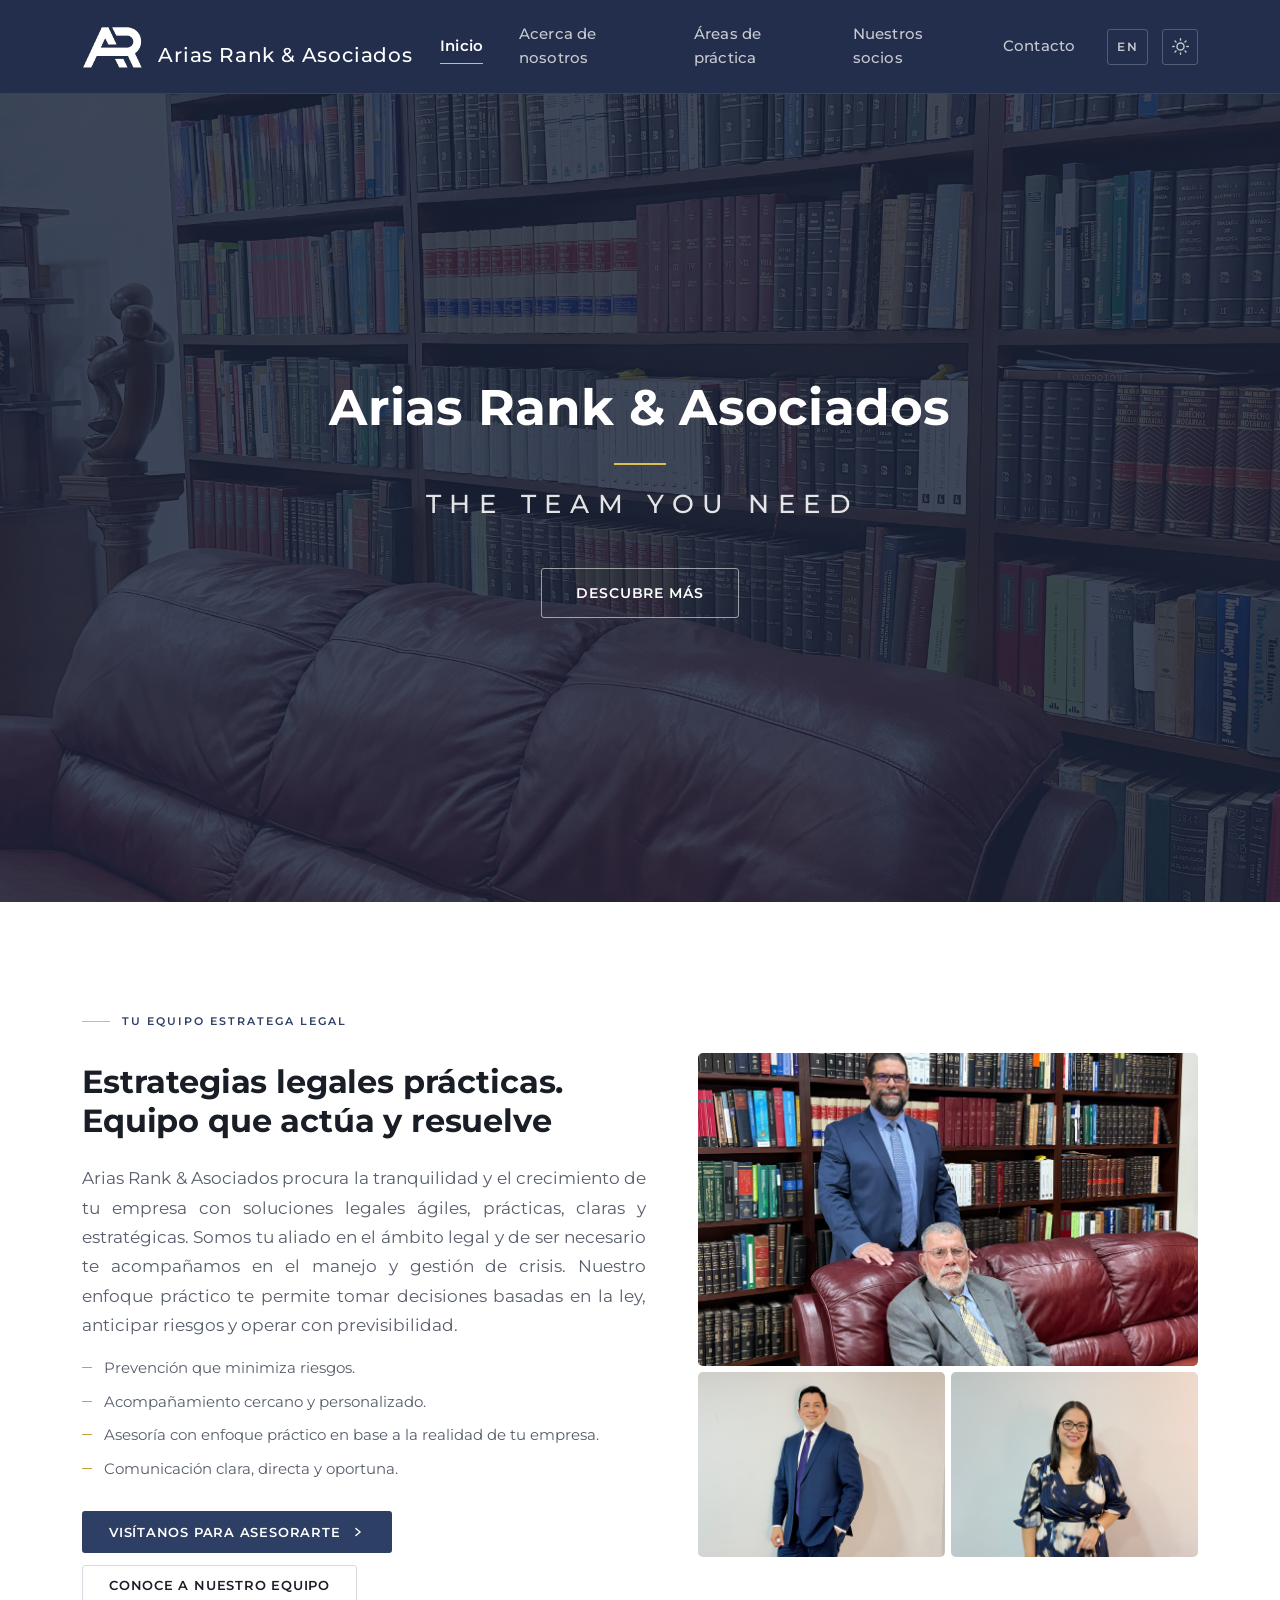
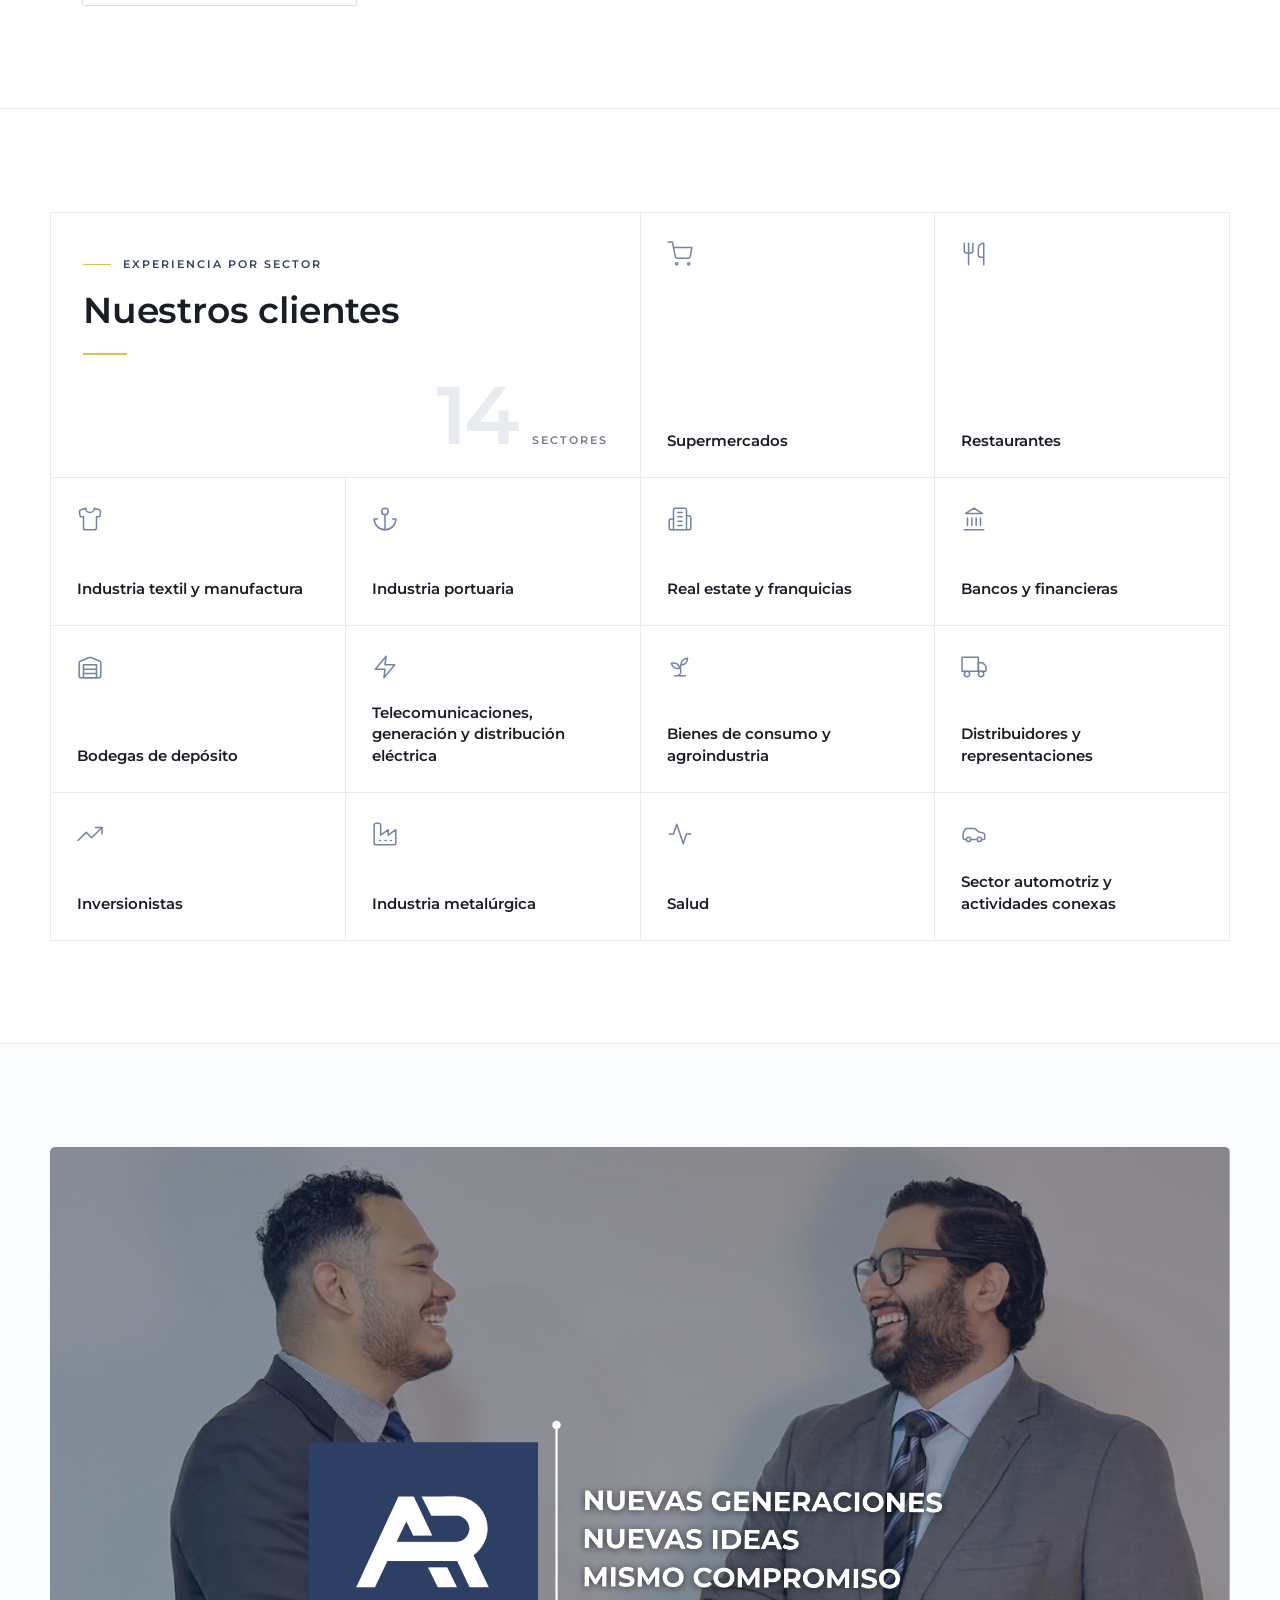
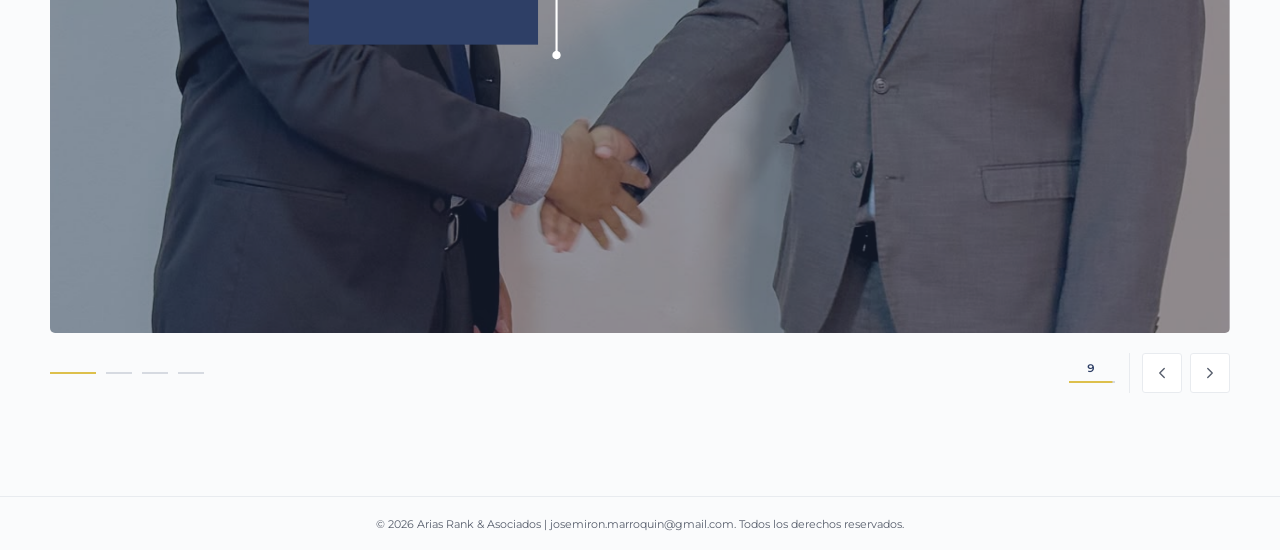
<file: index.html>
<!DOCTYPE html><html lang="es" data-theme="light" data-astro-cid-sckkx6r4> <head><meta charset="UTF-8"><meta name="viewport" content="width=device-width, initial-scale=1"><meta name="generator" content="Astro v5.16.12"><title>Abogados corporativos en El Salvador | Arias Rank &amp; Asociados</title><meta name="description" content="Bufete salvadoreño de derecho corporativo, laboral, litigios y seguros. Asesoría legal práctica y preventiva para empresas, en colonia Escalón, San Salvador."><link rel="canonical" href="https://www.ariasranklaw.com.sv/"><meta name="robots" content="index, follow, max-image-preview:large"><link rel="alternate" hreflang="es" href="https://www.ariasranklaw.com.sv/"><link rel="alternate" hreflang="en" href="https://www.ariasranklaw.com.sv/en/"><link rel="alternate" hreflang="x-default" href="https://www.ariasranklaw.com.sv/"><meta property="og:type" content="website"><meta property="og:site_name" content="Arias Rank &#38; Asociados"><meta property="og:title" content="Abogados corporativos en El Salvador | Arias Rank &#38; Asociados"><meta property="og:description" content="Bufete salvadoreño de derecho corporativo, laboral, litigios y seguros. Asesoría legal práctica y preventiva para empresas, en colonia Escalón, San Salvador."><meta property="og:locale" content="es_SV"><meta property="og:locale:alternate" content="en_US"><meta property="og:url" content="https://www.ariasranklaw.com.sv/"><meta property="og:image" content="https://www.ariasranklaw.com.sv/images/arias-rank-hero-5.jpg"><meta property="og:image:width" content="4032"><meta property="og:image:height" content="3024"><meta property="og:image:alt" content="Fachada e instalaciones del bufete"><meta name="twitter:card" content="summary_large_image"><meta name="twitter:title" content="Abogados corporativos en El Salvador | Arias Rank &#38; Asociados"><meta name="twitter:description" content="Bufete salvadoreño de derecho corporativo, laboral, litigios y seguros. Asesoría legal práctica y preventiva para empresas, en colonia Escalón, San Salvador."><meta name="twitter:image" content="https://www.ariasranklaw.com.sv/images/arias-rank-hero-5.jpg"><meta name="theme-color" content="#222e4b"><link rel="icon" type="image/svg+xml" href="./favicon.svg"><link rel="preconnect" href="https://fonts.googleapis.com"><link rel="preconnect" href="https://fonts.gstatic.com" crossorigin><link rel="stylesheet" href="https://fonts.googleapis.com/css2?family=Montserrat:ital,wght@0,100..900;1,100..900&display=swap"><link href="https://cdn.jsdelivr.net/npm/bootstrap@5.3.7/dist/css/bootstrap.min.css" rel="stylesheet" integrity="sha384-LN+7fdVzj6u52u30Kp6M/trliBMCMKTyK833zpbD+pXdCLuTusPj697FH4R/5mcr" crossorigin="anonymous"><link rel="stylesheet" href="./style.css"><link rel="preload" as="image" href="./images/hero-img-2.jpg" fetchpriority="high"><script type="application/ld+json">{"@context":"https://schema.org","@graph":[{"@type":["LegalService","Organization"],"@id":"https://www.ariasranklaw.com.sv/#despacho","name":"Arias Rank & Asociados","alternateName":"Arias Rank & Associates","url":"https://www.ariasranklaw.com.sv/","logo":"https://www.ariasranklaw.com.sv/logo.svg","image":"https://www.ariasranklaw.com.sv/images/oficinas/fachada.jpg","telephone":"+503 2281-6800","email":"info@ariasranklaw.com.sv","address":{"@type":"PostalAddress","streetAddress":"99a avenida norte No. 661, colonia Escalón","addressLocality":"San Salvador","addressRegion":"San Salvador","postalCode":"1101","addressCountry":"SV"},"geo":{"@type":"GeoCoordinates","latitude":13.7111483,"longitude":-89.2470013},"areaServed":{"@type":"Country","name":"El Salvador"},"availableLanguage":["es","en"],"sameAs":["https://www.facebook.com/profile.php?id=61580276947423","https://www.instagram.com/ariasrank_law"],"openingHoursSpecification":[{"@type":"OpeningHoursSpecification","dayOfWeek":["Monday","Tuesday","Wednesday","Thursday","Friday"],"opens":"08:00","closes":"17:00"}],"hasOfferCatalog":{"@type":"OfferCatalog","name":"Áreas de práctica","itemListElement":[{"@type":"Offer","itemOffered":{"@type":"Service","name":"Derecho Empresarial","description":"Estructuración societaria, fusiones y adquisiciones, gobierno corporativo y gestión de contratos.","provider":{"@id":"https://www.ariasranklaw.com.sv/#despacho"}}},{"@type":"Offer","itemOffered":{"@type":"Service","name":"Derecho Laboral","description":"Diseño de políticas internas, negociaciones colectivas, cumplimiento y prevención de riesgos laborales.","provider":{"@id":"https://www.ariasranklaw.com.sv/#despacho"}}},{"@type":"Offer","itemOffered":{"@type":"Service","name":"Derecho Económico","description":"Regulaciones, concentraciones económicas, derecho del consumidor y competencia desleal.","provider":{"@id":"https://www.ariasranklaw.com.sv/#despacho"}}},{"@type":"Offer","itemOffered":{"@type":"Service","name":"Litigios","description":"Representación en juicios, arbitrajes y resolución de controversias.","provider":{"@id":"https://www.ariasranklaw.com.sv/#despacho"}}},{"@type":"Offer","itemOffered":{"@type":"Service","name":"Derecho de Seguros","description":"Revisión de pólizas, análisis de cobertura y gestión de reclamos por siniestros.","provider":{"@id":"https://www.ariasranklaw.com.sv/#despacho"}}},{"@type":"Offer","itemOffered":{"@type":"Service","name":"Manejo de Crisis","description":"Desarrollo de estrategias legales y operativas ante eventos inesperados que puedan afectar la continuidad del negocio.","provider":{"@id":"https://www.ariasranklaw.com.sv/#despacho"}}}]}},{"@type":"WebSite","@id":"https://www.ariasranklaw.com.sv/#sitio","url":"https://www.ariasranklaw.com.sv/","name":"Arias Rank & Asociados","inLanguage":"es","publisher":{"@id":"https://www.ariasranklaw.com.sv/#despacho"}},{"@type":"WebPage","@id":"https://www.ariasranklaw.com.sv/#pagina","url":"https://www.ariasranklaw.com.sv/","name":"Abogados corporativos en El Salvador | Arias Rank & Asociados","description":"Bufete salvadoreño de derecho corporativo, laboral, litigios y seguros. Asesoría legal práctica y preventiva para empresas, en colonia Escalón, San Salvador.","inLanguage":"es","isPartOf":{"@id":"https://www.ariasranklaw.com.sv/#sitio"},"about":{"@id":"https://www.ariasranklaw.com.sv/#despacho"}}]}</script><!--
			Tema: LIGHT por defecto, siempre.
			Solo se cambia a dark si el usuario lo eligió explícitamente antes.
			No se consulta prefers-color-scheme a propósito.
		--><script>
			(function () {
				try {
					if (localStorage.getItem('theme') === 'dark') {
						document.documentElement.setAttribute('data-theme', 'dark');
					}
				} catch (e) { /* almacenamiento bloqueado: se queda en light */ }
			})();
		</script><style>html,body{margin:0;width:100%}
</style></head> <body data-astro-cid-sckkx6r4> <a class="skip-link" href="#contenido" data-astro-cid-sckkx6r4>Saltar al contenido</a> <div class="wrapper" data-astro-cid-sckkx6r4> <div id="contenido" data-astro-cid-sckkx6r4>  <nav class="navbar navbar-expand-lg p-1 navbar-dark"> <div class="container"> <a href="./" class="d-flex align-items-center justify-content-center navbar-brand fs-5"> <img src="./logo_w.svg" alt="Logotipo de Arias Rank" class="img-fluid" width="75" height="75"> <p class="mt-3 ms-2">Arias Rank &amp; Asociados</p> </a> <button class="navbar-toggler" type="button" data-bs-toggle="collapse" data-bs-target="#navbarSupportedContent" aria-controls="navbarSupportedContent" aria-expanded="false" aria-label="Abrir o cerrar la navegación"> <span class="navbar-toggler-icon"></span> </button> <div class="collapse navbar-collapse" id="navbarSupportedContent"> <ul class="navbar-nav ms-auto align-items-center"> <li class="nav-item"> <a class="nav-link active" href="./">Inicio</a> </li><li class="nav-item"> <a class="nav-link " href="./about/">Acerca de nosotros</a> </li><li class="nav-item"> <a class="nav-link " href="./practice-areas/">Áreas de práctica</a> </li><li class="nav-item"> <a class="nav-link " href="./team/">Nuestros socios</a> </li><li class="nav-item"> <a class="nav-link " href="./contact-us/">Contacto</a> </li> <li class="nav-item"> <div class="navbar-utiles">  <a class="lang-toggle" href="./en/" lang="en" hreflang="en" aria-label="View this site in English" title="View this site in English">EN</a> <button class="theme-toggle" aria-label="Cambiar a tema oscuro" title="Cambiar tema" type="button" data-a-oscuro="Cambiar a tema oscuro" data-a-claro="Cambiar a tema claro"> <svg class="icon-sun" viewBox="0 0 24 24" fill="none" stroke="currentColor" stroke-width="2" stroke-linecap="round"> <circle cx="12" cy="12" r="5"></circle><path d="M12 1v2M12 21v2M4.22 4.22l1.42 1.42M18.36 18.36l1.42 1.42M1 12h2M21 12h2M4.22 19.78l1.42-1.42M18.36 5.64l1.42-1.42"></path> </svg> <svg class="icon-moon" viewBox="0 0 24 24" fill="none" stroke="currentColor" stroke-width="2" stroke-linecap="round"> <path d="M21 12.79A9 9 0 1 1 11.21 3 7 7 0 0 0 21 12.79z"></path> </svg> </button> </div> </li> </ul> </div> </div> </nav> <header class="hero-header"> <h1 class="fw-bold">Arias Rank &amp; Asociados</h1> <span class="hero-tagline">THE TEAM YOU NEED</span> <a href="#asesoria-estrategica" class="btnIndexInfo mt-5">Descubre más</a> </header> <section id="asesoria-estrategica" class="hero-services" aria-labelledby="hero-title" role="region"> <div class="container grid hero-grid"> <!-- Copy --> <div class="hero-copy anim-hidden anim-hidden-slide-left"> <span class="pill mb-3" aria-label="Propuesta de valor">Tu equipo ESTRATEGA legal</span>  <h2 id="hero-title" class="h1 mb-4 fw-bold fs-2">Estrategias legales prácticas. <br> Equipo que actúa y resuelve</h2> <p class="sub">Arias Rank &amp; Asociados procura la tranquilidad y el crecimiento de tu empresa con soluciones legales ágiles, prácticas, claras y estratégicas. Somos tu aliado en el ámbito legal y de ser necesario te acompañamos en el manejo y gestión de crisis. Nuestro enfoque práctico te permite tomar decisiones basadas en la ley, anticipar riesgos y operar con previsibilidad.</p> <ul class="bullets mt-3"> <li>Prevención que minimiza riesgos.</li><li>Acompañamiento cercano y personalizado.</li><li>Asesoría con enfoque práctico en base a la realidad de tu empresa.</li><li>Comunicación clara, directa y oportuna.</li> </ul> <div class="ctas" role="group" aria-label="Llamadas a la acción"> <a class="custom-btn custom-btn-primary" href="./contact-us/"> Visítanos para asesorarte <svg class="chev" viewBox="0 0 20 20" fill="none" aria-hidden="true"> <path d="M7 5l6 5-6 5" stroke="currentColor" stroke-width="2" stroke-linecap="round" stroke-linejoin="round"></path> </svg> </a> <a class="custom-btn custom-btn-outline" href="./team/">Conoce a nuestro equipo</a> </div>  </div> <!-- Media: lámina de tres fotografías --> <div class="hero-media">  <div class="hero-collage anim-stagger"> <figure class="collage-pieza collage-lead"> <img src="./images/arias-rank-hero-5.jpg" width="4032" height="3024" alt="Fachada e instalaciones del bufete" loading="lazy" decoding="async"> </figure><figure class="collage-pieza"> <img src="./images/arias-rank-hero-3.jpg" width="4032" height="3024" alt="El equipo de Arias Rank &#38; Asociados reunido en el despacho" loading="lazy" decoding="async"> </figure><figure class="collage-pieza"> <img src="./images/arias-rank-hero-2.jpg" width="4032" height="3024" alt="Sesión de trabajo del equipo del bufete" loading="lazy" decoding="async"> </figure> </div> </div> </div> </section> <script type="module">const e=document.getElementById("asesoria-estrategica"),a=e?.querySelector(".hero-grid"),n=e?.querySelector(".hero-copy"),l=document.querySelector(".navbar"),u=16,h=()=>{if(!e||!a||!n)return;const t=l?.offsetHeight??0,r=window.innerHeight-t,o=i=>i.getBoundingClientRect().top+window.scrollY,c=i=>i.offsetHeight+u*2<=r,s=c(a)?a:c(n)?n:void 0,d=s?o(s)-t-(r-s.offsetHeight)/2:o(n)-t-u;return Math.max(d,o(e)-t)};document.querySelectorAll('a[href="#asesoria-estrategica"]').forEach(t=>{t.addEventListener("click",r=>{const o=h();if(o===void 0||!e)return;r.preventDefault();const c=window.matchMedia("(prefers-reduced-motion: reduce)").matches;window.scrollTo({top:o,behavior:c?"auto":"smooth"}),e.setAttribute("tabindex","-1"),e.focus({preventScroll:!0})})});</script> <section class="clientes" id="clientes" aria-labelledby="clientes-title"> <div class="clientes-inner">  <div class="clientes-grid anim-stagger"> <div class="clientes-cabeza" style="--i: 0"> <div> <span class="pill">Experiencia por sector</span> <h2 id="clientes-title" class="h2">Nuestros clientes</h2> </div>  <p class="clientes-cifra" aria-hidden="true"> <span class="clientes-num">14</span> <span class="clientes-cifra-pie">sectores</span> </p> </div>  <ul class="clientes-lista" role="list" aria-label="Sectores a los que asesoramos"> <li class="clientes-celda" role="listitem" style="--i: 1"> <svg class="clientes-icono" viewBox="0 0 24 24" fill="none" stroke="currentColor" stroke-width="1.4" stroke-linecap="round" stroke-linejoin="round" aria-hidden="true"><circle cx="9" cy="21" r="1"/><circle cx="20" cy="21" r="1"/><path d="M1 1h4l2.68 13.39a2 2 0 0 0 2 1.61h9.72a2 2 0 0 0 2-1.61L23 6H6"/></svg> <span class="clientes-nombre">Supermercados</span> </li><li class="clientes-celda" role="listitem" style="--i: 2"> <svg class="clientes-icono" viewBox="0 0 24 24" fill="none" stroke="currentColor" stroke-width="1.4" stroke-linecap="round" stroke-linejoin="round" aria-hidden="true"><path d="M3 2v7c0 1.1.9 2 2 2h4a2 2 0 0 0 2-2V2"/><path d="M7 2v20"/><path d="M21 15V2a5 5 0 0 0-5 5v6c0 1.1.9 2 2 2h3Zm0 0v7"/></svg> <span class="clientes-nombre">Restaurantes</span> </li><li class="clientes-celda" role="listitem" style="--i: 3"> <svg class="clientes-icono" viewBox="0 0 24 24" fill="none" stroke="currentColor" stroke-width="1.4" stroke-linecap="round" stroke-linejoin="round" aria-hidden="true"><path d="M20.38 3.46 16 2a4 4 0 0 1-8 0L3.62 3.46a2 2 0 0 0-1.34 2.23l.58 3.47a1 1 0 0 0 .99.84H6v10c0 1.1.9 2 2 2h8a2 2 0 0 0 2-2V10h2.15a1 1 0 0 0 .99-.84l.58-3.47a2 2 0 0 0-1.34-2.23z"/></svg> <span class="clientes-nombre">Industria textil y manufactura</span> </li><li class="clientes-celda" role="listitem" style="--i: 4"> <svg class="clientes-icono" viewBox="0 0 24 24" fill="none" stroke="currentColor" stroke-width="1.4" stroke-linecap="round" stroke-linejoin="round" aria-hidden="true"><circle cx="12" cy="5" r="3"/><path d="M12 22V8"/><path d="M5 12H2a10 10 0 0 0 20 0h-3"/></svg> <span class="clientes-nombre">Industria portuaria</span> </li><li class="clientes-celda" role="listitem" style="--i: 5"> <svg class="clientes-icono" viewBox="0 0 24 24" fill="none" stroke="currentColor" stroke-width="1.4" stroke-linecap="round" stroke-linejoin="round" aria-hidden="true"><path d="M6 22V4a2 2 0 0 1 2-2h8a2 2 0 0 1 2 2v18Z"/><path d="M6 12H4a2 2 0 0 0-2 2v6a2 2 0 0 0 2 2h2"/><path d="M18 9h2a2 2 0 0 1 2 2v9a2 2 0 0 1-2 2h-2"/><path d="M10 6h4M10 10h4M10 14h4M10 18h4"/></svg> <span class="clientes-nombre">Real estate y franquicias</span> </li><li class="clientes-celda" role="listitem" style="--i: 6"> <svg class="clientes-icono" viewBox="0 0 24 24" fill="none" stroke="currentColor" stroke-width="1.4" stroke-linecap="round" stroke-linejoin="round" aria-hidden="true"><path d="M3 22h18"/><path d="M6 18v-7M10 18v-7M14 18v-7M18 18v-7"/><path d="M12 2l8 5H4z"/></svg> <span class="clientes-nombre">Bancos y financieras</span> </li><li class="clientes-celda" role="listitem" style="--i: 7"> <svg class="clientes-icono" viewBox="0 0 24 24" fill="none" stroke="currentColor" stroke-width="1.4" stroke-linecap="round" stroke-linejoin="round" aria-hidden="true"><path d="M22 8.35V20a2 2 0 0 1-2 2H4a2 2 0 0 1-2-2V8.35A2 2 0 0 1 3.26 6.5l8-3.2a2 2 0 0 1 1.48 0l8 3.2A2 2 0 0 1 22 8.35Z"/><path d="M6 18h12M6 14h12"/><rect width="12" height="12" x="6" y="10"/></svg> <span class="clientes-nombre">Bodegas de depósito</span> </li><li class="clientes-celda" role="listitem" style="--i: 8"> <svg class="clientes-icono" viewBox="0 0 24 24" fill="none" stroke="currentColor" stroke-width="1.4" stroke-linecap="round" stroke-linejoin="round" aria-hidden="true"><path d="M13 2 3 14h9l-1 8 10-12h-9l1-8z"/></svg> <span class="clientes-nombre">Telecomunicaciones, generación y distribución eléctrica</span> </li><li class="clientes-celda" role="listitem" style="--i: 9"> <svg class="clientes-icono" viewBox="0 0 24 24" fill="none" stroke="currentColor" stroke-width="1.4" stroke-linecap="round" stroke-linejoin="round" aria-hidden="true"><path d="M7 20h10"/><path d="M10 20c5.5-2.5.8-6.4 3-10"/><path d="M9.5 9.4c1.1.8 1.8 2.2 2.3 3.7-2 .4-3.5.4-4.8-.3-1.2-.6-2.3-1.9-3-4.2 2.8-.5 4.4 0 5.5.8z"/><path d="M14.1 6a7 7 0 0 0-1.1 4c1.9-.1 3.3-.6 4.3-1.4 1-1 1.6-2.3 1.7-4.6-2.7.1-4 1-4.9 2z"/></svg> <span class="clientes-nombre">Bienes de consumo y agroindustria</span> </li><li class="clientes-celda" role="listitem" style="--i: 10"> <svg class="clientes-icono" viewBox="0 0 24 24" fill="none" stroke="currentColor" stroke-width="1.4" stroke-linecap="round" stroke-linejoin="round" aria-hidden="true"><rect x="1" y="3" width="15" height="13"/><path d="M16 8h4l3 3v5h-7V8z"/><circle cx="5.5" cy="18.5" r="2.5"/><circle cx="18.5" cy="18.5" r="2.5"/></svg> <span class="clientes-nombre">Distribuidores y representaciones</span> </li><li class="clientes-celda" role="listitem" style="--i: 11"> <svg class="clientes-icono" viewBox="0 0 24 24" fill="none" stroke="currentColor" stroke-width="1.4" stroke-linecap="round" stroke-linejoin="round" aria-hidden="true"><path d="M23 6l-9.5 9.5-5-5L1 18"/><path d="M17 6h6v6"/></svg> <span class="clientes-nombre">Inversionistas</span> </li><li class="clientes-celda" role="listitem" style="--i: 12"> <svg class="clientes-icono" viewBox="0 0 24 24" fill="none" stroke="currentColor" stroke-width="1.4" stroke-linecap="round" stroke-linejoin="round" aria-hidden="true"><path d="M2 20a2 2 0 0 0 2 2h16a2 2 0 0 0 2-2V8l-7 5V8l-7 5V4a2 2 0 0 0-2-2H4a2 2 0 0 0-2 2Z"/><path d="M17 18h1M12 18h1M7 18h1"/></svg> <span class="clientes-nombre">Industria metalúrgica</span> </li><li class="clientes-celda" role="listitem" style="--i: 13"> <svg class="clientes-icono" viewBox="0 0 24 24" fill="none" stroke="currentColor" stroke-width="1.4" stroke-linecap="round" stroke-linejoin="round" aria-hidden="true"><path d="M22 12h-4l-3 9L9 3l-3 9H2"/></svg> <span class="clientes-nombre">Salud</span> </li><li class="clientes-celda" role="listitem" style="--i: 14"> <svg class="clientes-icono" viewBox="0 0 24 24" fill="none" stroke="currentColor" stroke-width="1.4" stroke-linecap="round" stroke-linejoin="round" aria-hidden="true"><path d="M19 17h2c.6 0 1-.4 1-1v-3c0-.9-.7-1.7-1.5-1.9C18.7 10.6 16 10 16 10s-1.3-1.4-2.2-2.3c-.5-.4-1.1-.7-1.8-.7H5c-.6 0-1.1.4-1.4.9l-1.4 2.9A3.7 3.7 0 0 0 2 12v4c0 .6.4 1 1 1h2"/><circle cx="7" cy="17" r="2"/><path d="M9 17h6"/><circle cx="17" cy="17" r="2"/></svg> <span class="clientes-nombre">Sector automotriz y actividades conexas</span> </li> </ul> </div> </div> </section> <section class="oficinas" id="oficinas" aria-labelledby="oficinas-title"> <div class="oficinas-inner">  <div class="carrusel anim-hidden anim-hidden-fade-up" role="region" aria-roledescription="carrusel" aria-label="Fotografías de nuestras oficinas" data-ms-primera="9000" data-ms-resto="6000"> <div class="carrusel-viewport"> <ul class="carrusel-track"> <li class="carrusel-slide" role="group" aria-roledescription="diapositiva" aria-label="1 de 4"> <img src="./images/oficinas/nuevas-generaciones.png" alt="Contenido de marketing de Arias Rank &#38; Asociados" width="1200" height="800" loading="eager" decoding="async">  </li><li class="carrusel-slide" role="group" aria-roledescription="diapositiva" aria-label="2 de 4"> <img src="./images/oficinas/arias-team.jpg" alt="Todos los Arias" width="1200" height="800" loading="lazy" decoding="async">  </li><li class="carrusel-slide" role="group" aria-roledescription="diapositiva" aria-label="3 de 4"> <img src="./images/oficinas/fachada.jpg" alt="Fotografía pendiente de las oficinas" width="1200" height="800" loading="lazy" decoding="async">  </li><li class="carrusel-slide" role="group" aria-roledescription="diapositiva" aria-label="4 de 4"> <img src="./images/oficinas/oficina.jpg" alt="Fotografía pendiente de las oficinas" width="1200" height="800" loading="lazy" decoding="async">  </li> </ul> </div> <div class="carrusel-barra"> <div class="carrusel-indicadores" role="tablist" aria-label="Elegir fotografía"> <button type="button" role="tab" class="carrusel-punto" data-indice="0" aria-label="Ir a la fotografía 1" aria-selected="true"></button><button type="button" role="tab" class="carrusel-punto" data-indice="1" aria-label="Ir a la fotografía 2" aria-selected="false"></button><button type="button" role="tab" class="carrusel-punto" data-indice="2" aria-label="Ir a Fachada" aria-selected="false"></button><button type="button" role="tab" class="carrusel-punto" data-indice="3" aria-label="Ir a Oficina" aria-selected="false"></button> </div> <div class="carrusel-controles">  <div class="carrusel-reloj" aria-hidden="true"> <span class="carrusel-seg">9</span> <span class="carrusel-pista"><i class="carrusel-merma"></i></span> </div> <button type="button" class="carrusel-btn" data-dir="-1" aria-label="Fotografía anterior"> <svg viewBox="0 0 24 24" fill="none" stroke="currentColor" stroke-width="1.8" stroke-linecap="round" stroke-linejoin="round" aria-hidden="true"> <path d="M15 6l-6 6 6 6"></path> </svg> </button> <button type="button" class="carrusel-btn" data-dir="1" aria-label="Fotografía siguiente"> <svg viewBox="0 0 24 24" fill="none" stroke="currentColor" stroke-width="1.8" stroke-linecap="round" stroke-linejoin="round" aria-hidden="true"> <path d="M9 6l6 6-6 6"></path> </svg> </button> </div> </div> </div> </div> </section> <script type="module">document.querySelectorAll(".carrusel").forEach(t=>{const M=Number(t.dataset.msPrimera)||9e3,N=Number(t.dataset.msResto)||6e3,o=t.querySelector(".carrusel-viewport"),y=[...t.querySelectorAll(".carrusel-punto")],d=[...t.querySelectorAll(".carrusel-slide")],S=t.querySelector(".carrusel-seg"),A=t.querySelector(".carrusel-merma");if(!o||d.length===0)return;const f=window.matchMedia("(prefers-reduced-motion: reduce)");let r=0,u=0,a=M,i,l=!1,v=0,h=-1,p=-1;const q=()=>r===0?M:N,b=e=>{const n=Math.max(0,Math.min(1,e/q()));A&&Math.abs(n-p)>=.005&&(A.style.transform="scaleX("+n.toFixed(4)+")",p=n);const s=Math.max(0,Math.ceil(e/1e3));S&&s!==h&&(S.textContent=String(s),h=s)},w=()=>{a=q(),u=performance.now()+a,h=-1,p=-1,b(a)},T=e=>{if(!l)return;const n=u-e;n<=0?L(r+1):b(n),i=requestAnimationFrame(T)},P=()=>{l||d.length<2||(l=!0,t.classList.add("carrusel-corriendo"),u=performance.now()+a,i=requestAnimationFrame(T))},I=()=>{l&&(l=!1,t.classList.remove("carrusel-corriendo"),a=Math.max(0,u-performance.now()),i!==void 0&&cancelAnimationFrame(i),i=void 0)};let R=!1,m=!1,E=!1;const c=()=>{R&&!m&&!E&&!document.hidden&&!f.matches?P():I()},g=()=>{y.forEach((e,n)=>e.setAttribute("aria-selected",n===r?"true":"false"))},L=e=>{const n=r;r=(e+d.length)%d.length;const s=Math.abs(r-n)>1;o.scrollTo({left:r*o.clientWidth,behavior:s||f.matches?"auto":"smooth"}),v=performance.now()+800,g(),w()},x=new IntersectionObserver(e=>{e.some(s=>s.isIntersecting||s.boundingClientRect.bottom<=0)&&(R=!0,w(),c(),x.disconnect())},{threshold:.25});x.observe(t);let F;o.addEventListener("scroll",()=>{window.clearTimeout(F),F=window.setTimeout(()=>{if(performance.now()<v)return;const e=Math.round(o.scrollLeft/o.clientWidth);e!==r&&(r=e,g(),w())},120)},{passive:!0}),t.addEventListener("pointermove",e=>{e.pointerType!=="mouse"||m||e.movementX===0&&e.movementY===0||(m=!0,c())}),t.addEventListener("pointerleave",e=>{e.pointerType==="mouse"&&(m=!1,c())}),t.addEventListener("focusin",e=>{E=e.target.matches(":focus-visible"),c()}),t.addEventListener("focusout",e=>{t.contains(e.relatedTarget)||(E=!1,c())}),document.addEventListener("visibilitychange",c),f.addEventListener("change",c),t.querySelectorAll(".carrusel-btn").forEach(e=>{e.addEventListener("click",()=>L(r+Number(e.dataset.dir)))}),y.forEach(e=>{e.addEventListener("click",()=>L(Number(e.dataset.indice)))}),window.addEventListener("resize",()=>{o.scrollTo({left:r*o.clientWidth,behavior:"auto"}),v=performance.now()+400}),g(),b(a)});</script>  </div> <footer class="footer mt-auto"> <div class="container text-center p-3"> <small>© 2026 Arias Rank & Asociados | josemiron.marroquin@gmail.com. Todos los derechos reservados.</small> </div> </footer> </div> <button class="back-to-top" type="button" aria-label="Volver arriba" data-astro-cid-sckkx6r4> <svg viewBox="0 0 24 24" fill="none" stroke="currentColor" stroke-width="2.2" stroke-linecap="round" stroke-linejoin="round" aria-hidden="true" data-astro-cid-sckkx6r4> <path d="M12 19V5M5 12l7-7 7 7" data-astro-cid-sckkx6r4></path> </svg> </button>  <script defer src="https://cdn.jsdelivr.net/npm/bootstrap@5.3.7/dist/js/bootstrap.min.js" integrity="sha384-7qAoOXltbVP82dhxHAUje59V5r2YsVfBafyUDxEdApLPmcdhBPg1DKg1ERo0BZlK" crossorigin="anonymous"></script> </body> <script type="module">const r={"anim-hidden-fade-in":"anim-fade-in","anim-hidden-fade-up":"anim-fade-up","anim-hidden-fade-down":"anim-fade-down","anim-hidden-slide-left":"anim-slide-left","anim-hidden-slide-right":"anim-slide-right","anim-hidden-scale-in":"anim-scale-in","anim-hidden-blur-in":"anim-blur-in"},o=new IntersectionObserver(t=>{t.forEach(i=>{if(!i.isIntersecting)return;const e=i.target;e.classList.contains("animate-section")&&(e.classList.add("animate-fading"),e.classList.remove("animate-section"));for(const[a,s]of Object.entries(r))if(e.classList.contains(a)){e.classList.remove(a,"anim-hidden"),e.classList.add(s);break}e.classList.contains("anim-stagger")&&e.classList.add("anim-active"),o.unobserve(e)})},{threshold:.1,rootMargin:"0px 0px -40px 0px"});document.querySelectorAll('.animate-section, [class*="anim-hidden"], .anim-stagger').forEach(t=>o.observe(t));document.querySelectorAll(".theme-toggle").forEach(t=>{t.addEventListener("click",()=>{const i=document.documentElement,e=i.getAttribute("data-theme")==="dark"?"light":"dark";i.setAttribute("data-theme",e);try{localStorage.setItem("theme",e)}catch{}const a=e==="dark"?t.dataset.aClaro:t.dataset.aOscuro;a&&t.setAttribute("aria-label",a)})});const d=document.querySelector(".back-to-top");let n=!1;function c(){d?.classList.toggle("is-visible",window.scrollY>600),n=!1}window.addEventListener("scroll",()=>{n||(n=!0,requestAnimationFrame(c))},{passive:!0});c();d?.addEventListener("click",()=>{const t=window.matchMedia("(prefers-reduced-motion: reduce)").matches;window.scrollTo({top:0,behavior:t?"auto":"smooth"})});</script> </html>
</file>
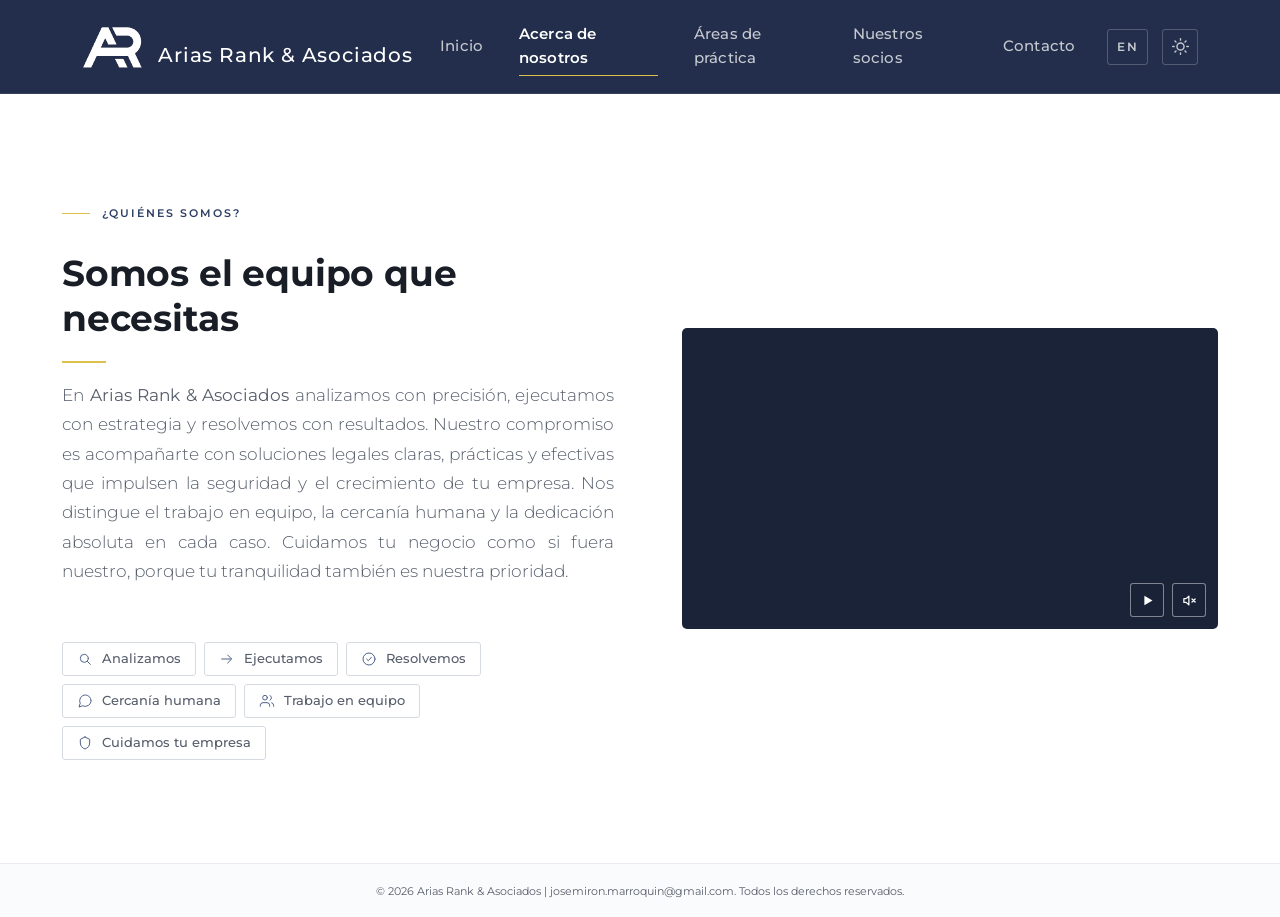
<file: about/index.html>
<!DOCTYPE html><html lang="es" data-theme="light" data-astro-cid-sckkx6r4> <head><meta charset="UTF-8"><meta name="viewport" content="width=device-width, initial-scale=1"><meta name="generator" content="Astro v5.16.12"><title>Quiénes somos | Arias Rank &amp; Asociados</title><meta name="description" content="Analizamos, ejecutamos y resolvemos. Conoce cómo trabaja Arias Rank &#38; Asociados: enfoque preventivo, trato cercano y soluciones legales claras para tu empresa."><link rel="canonical" href="https://www.ariasranklaw.com.sv/about/"><meta name="robots" content="index, follow, max-image-preview:large"><link rel="alternate" hreflang="es" href="https://www.ariasranklaw.com.sv/about/"><link rel="alternate" hreflang="en" href="https://www.ariasranklaw.com.sv/en/about/"><link rel="alternate" hreflang="x-default" href="https://www.ariasranklaw.com.sv/about/"><meta property="og:type" content="website"><meta property="og:site_name" content="Arias Rank &#38; Asociados"><meta property="og:title" content="Quiénes somos | Arias Rank &#38; Asociados"><meta property="og:description" content="Analizamos, ejecutamos y resolvemos. Conoce cómo trabaja Arias Rank &#38; Asociados: enfoque preventivo, trato cercano y soluciones legales claras para tu empresa."><meta property="og:locale" content="es_SV"><meta property="og:locale:alternate" content="en_US"><meta property="og:url" content="https://www.ariasranklaw.com.sv/about/"><meta property="og:image" content="https://www.ariasranklaw.com.sv/images/arias-rank-hero-5.jpg"><meta property="og:image:width" content="4032"><meta property="og:image:height" content="3024"><meta property="og:image:alt" content="Fachada e instalaciones del bufete"><meta name="twitter:card" content="summary_large_image"><meta name="twitter:title" content="Quiénes somos | Arias Rank &#38; Asociados"><meta name="twitter:description" content="Analizamos, ejecutamos y resolvemos. Conoce cómo trabaja Arias Rank &#38; Asociados: enfoque preventivo, trato cercano y soluciones legales claras para tu empresa."><meta name="twitter:image" content="https://www.ariasranklaw.com.sv/images/arias-rank-hero-5.jpg"><meta name="theme-color" content="#222e4b"><link rel="icon" type="image/svg+xml" href="../favicon.svg"><link rel="preconnect" href="https://fonts.googleapis.com"><link rel="preconnect" href="https://fonts.gstatic.com" crossorigin><link rel="stylesheet" href="https://fonts.googleapis.com/css2?family=Montserrat:ital,wght@0,100..900;1,100..900&display=swap"><link href="https://cdn.jsdelivr.net/npm/bootstrap@5.3.7/dist/css/bootstrap.min.css" rel="stylesheet" integrity="sha384-LN+7fdVzj6u52u30Kp6M/trliBMCMKTyK833zpbD+pXdCLuTusPj697FH4R/5mcr" crossorigin="anonymous"><link rel="stylesheet" href="../style.css"><script type="application/ld+json">{"@context":"https://schema.org","@graph":[{"@type":["LegalService","Organization"],"@id":"https://www.ariasranklaw.com.sv/#despacho","name":"Arias Rank & Asociados","alternateName":"Arias Rank & Associates","url":"https://www.ariasranklaw.com.sv/","logo":"https://www.ariasranklaw.com.sv/logo.svg","image":"https://www.ariasranklaw.com.sv/images/oficinas/fachada.jpg","telephone":"+503 2281-6800","email":"info@ariasranklaw.com.sv","address":{"@type":"PostalAddress","streetAddress":"99a avenida norte No. 661, colonia Escalón","addressLocality":"San Salvador","addressRegion":"San Salvador","postalCode":"1101","addressCountry":"SV"},"geo":{"@type":"GeoCoordinates","latitude":13.7111483,"longitude":-89.2470013},"areaServed":{"@type":"Country","name":"El Salvador"},"availableLanguage":["es","en"],"sameAs":["https://www.facebook.com/profile.php?id=61580276947423","https://www.instagram.com/ariasrank_law"],"openingHoursSpecification":[{"@type":"OpeningHoursSpecification","dayOfWeek":["Monday","Tuesday","Wednesday","Thursday","Friday"],"opens":"08:00","closes":"17:00"}],"hasOfferCatalog":{"@type":"OfferCatalog","name":"Áreas de práctica","itemListElement":[{"@type":"Offer","itemOffered":{"@type":"Service","name":"Derecho Empresarial","description":"Estructuración societaria, fusiones y adquisiciones, gobierno corporativo y gestión de contratos.","provider":{"@id":"https://www.ariasranklaw.com.sv/#despacho"}}},{"@type":"Offer","itemOffered":{"@type":"Service","name":"Derecho Laboral","description":"Diseño de políticas internas, negociaciones colectivas, cumplimiento y prevención de riesgos laborales.","provider":{"@id":"https://www.ariasranklaw.com.sv/#despacho"}}},{"@type":"Offer","itemOffered":{"@type":"Service","name":"Derecho Económico","description":"Regulaciones, concentraciones económicas, derecho del consumidor y competencia desleal.","provider":{"@id":"https://www.ariasranklaw.com.sv/#despacho"}}},{"@type":"Offer","itemOffered":{"@type":"Service","name":"Litigios","description":"Representación en juicios, arbitrajes y resolución de controversias.","provider":{"@id":"https://www.ariasranklaw.com.sv/#despacho"}}},{"@type":"Offer","itemOffered":{"@type":"Service","name":"Derecho de Seguros","description":"Revisión de pólizas, análisis de cobertura y gestión de reclamos por siniestros.","provider":{"@id":"https://www.ariasranklaw.com.sv/#despacho"}}},{"@type":"Offer","itemOffered":{"@type":"Service","name":"Manejo de Crisis","description":"Desarrollo de estrategias legales y operativas ante eventos inesperados que puedan afectar la continuidad del negocio.","provider":{"@id":"https://www.ariasranklaw.com.sv/#despacho"}}}]}},{"@type":"WebSite","@id":"https://www.ariasranklaw.com.sv/#sitio","url":"https://www.ariasranklaw.com.sv/","name":"Arias Rank & Asociados","inLanguage":"es","publisher":{"@id":"https://www.ariasranklaw.com.sv/#despacho"}},{"@type":"AboutPage","@id":"https://www.ariasranklaw.com.sv/about/#pagina","url":"https://www.ariasranklaw.com.sv/about/","name":"Quiénes somos | Arias Rank & Asociados","description":"Analizamos, ejecutamos y resolvemos. Conoce cómo trabaja Arias Rank & Asociados: enfoque preventivo, trato cercano y soluciones legales claras para tu empresa.","inLanguage":"es","isPartOf":{"@id":"https://www.ariasranklaw.com.sv/#sitio"},"about":{"@id":"https://www.ariasranklaw.com.sv/#despacho"},"breadcrumb":{"@type":"BreadcrumbList","itemListElement":[{"@type":"ListItem","position":1,"name":"Inicio","item":"https://www.ariasranklaw.com.sv/"},{"@type":"ListItem","position":2,"name":"Acerca de nosotros","item":"https://www.ariasranklaw.com.sv/about/"}]}}]}</script><!--
			Tema: LIGHT por defecto, siempre.
			Solo se cambia a dark si el usuario lo eligió explícitamente antes.
			No se consulta prefers-color-scheme a propósito.
		--><script>
			(function () {
				try {
					if (localStorage.getItem('theme') === 'dark') {
						document.documentElement.setAttribute('data-theme', 'dark');
					}
				} catch (e) { /* almacenamiento bloqueado: se queda en light */ }
			})();
		</script><style>html,body{margin:0;width:100%}
</style></head> <body data-astro-cid-sckkx6r4> <a class="skip-link" href="#contenido" data-astro-cid-sckkx6r4>Saltar al contenido</a> <div class="wrapper" data-astro-cid-sckkx6r4> <div id="contenido" data-astro-cid-sckkx6r4>  <nav class="navbar navbar-expand-lg p-1 navbar-dark"> <div class="container"> <a href="../" class="d-flex align-items-center justify-content-center navbar-brand fs-5"> <img src="../logo_w.svg" alt="Logotipo de Arias Rank" class="img-fluid" width="75" height="75"> <p class="mt-3 ms-2">Arias Rank &amp; Asociados</p> </a> <button class="navbar-toggler" type="button" data-bs-toggle="collapse" data-bs-target="#navbarSupportedContent" aria-controls="navbarSupportedContent" aria-expanded="false" aria-label="Abrir o cerrar la navegación"> <span class="navbar-toggler-icon"></span> </button> <div class="collapse navbar-collapse" id="navbarSupportedContent"> <ul class="navbar-nav ms-auto align-items-center"> <li class="nav-item"> <a class="nav-link " href="../">Inicio</a> </li><li class="nav-item"> <a class="nav-link active" href="../about/">Acerca de nosotros</a> </li><li class="nav-item"> <a class="nav-link " href="../practice-areas/">Áreas de práctica</a> </li><li class="nav-item"> <a class="nav-link " href="../team/">Nuestros socios</a> </li><li class="nav-item"> <a class="nav-link " href="../contact-us/">Contacto</a> </li> <li class="nav-item"> <div class="navbar-utiles">  <a class="lang-toggle" href="../en/about/" lang="en" hreflang="en" aria-label="View this site in English" title="View this site in English">EN</a> <button class="theme-toggle" aria-label="Cambiar a tema oscuro" title="Cambiar tema" type="button" data-a-oscuro="Cambiar a tema oscuro" data-a-claro="Cambiar a tema claro"> <svg class="icon-sun" viewBox="0 0 24 24" fill="none" stroke="currentColor" stroke-width="2" stroke-linecap="round"> <circle cx="12" cy="12" r="5"></circle><path d="M12 1v2M12 21v2M4.22 4.22l1.42 1.42M18.36 18.36l1.42 1.42M1 12h2M21 12h2M4.22 19.78l1.42-1.42M18.36 5.64l1.42-1.42"></path> </svg> <svg class="icon-moon" viewBox="0 0 24 24" fill="none" stroke="currentColor" stroke-width="2" stroke-linecap="round"> <path d="M21 12.79A9 9 0 1 1 11.21 3 7 7 0 0 0 21 12.79z"></path> </svg> </button> </div> </li> </ul> </div> </div> </nav> <div id="quienes-somos" class="about" aria-labelledby="about-title" role="region"> <div class="container grid about-grid"> <!-- Copy --> <div class="about-copy anim-hidden anim-hidden-slide-left"> <span class="pill mb-3" aria-label="Sección ¿Quiénes somos?">¿Quiénes somos?</span>  <h1 id="about-title" class="h2 fw-bold">Somos el equipo que necesitas</h1> <div class="stack"> <p class="lead"> En <strong>Arias Rank &amp; Asociados</strong> analizamos con precisión, ejecutamos con estrategia y resolvemos con resultados. Nuestro compromiso es acompañarte con soluciones legales claras, prácticas y efectivas que impulsen la seguridad y el crecimiento de tu empresa. Nos distingue el trabajo en equipo, la cercanía humana y la dedicación absoluta en cada caso. Cuidamos tu negocio como si fuera nuestro, porque tu tranquilidad también es nuestra prioridad. </p> <div class="chips anim-stagger" aria-label="Nuestros valores"> <span class="chip"> <svg class="icon" viewBox="0 0 24 24" fill="none" stroke="currentColor" stroke-width="2" stroke-linecap="round" stroke-linejoin="round" aria-hidden="true"><circle cx="11" cy="11" r="6"/><path d="m20 20-4.35-4.35"/></svg> Analizamos </span><span class="chip"> <svg class="icon" viewBox="0 0 24 24" fill="none" stroke="currentColor" stroke-width="2" stroke-linecap="round" stroke-linejoin="round" aria-hidden="true"><path d="M4 12h14M13 6l6 6-6 6"/></svg> Ejecutamos </span><span class="chip"> <svg class="icon" viewBox="0 0 24 24" fill="none" stroke="currentColor" stroke-width="2" stroke-linecap="round" stroke-linejoin="round" aria-hidden="true"><circle cx="12" cy="12" r="9"/><path d="m8.5 12 2.5 2.5 4.5-5"/></svg> Resolvemos </span><span class="chip"> <svg class="icon" viewBox="0 0 24 24" fill="none" stroke="currentColor" stroke-width="2" stroke-linecap="round" stroke-linejoin="round" aria-hidden="true"><path d="M21 11.5a8.38 8.38 0 0 1-.9 3.8 8.5 8.5 0 0 1-7.6 4.7 8.38 8.38 0 0 1-3.8-.9L3 21l1.9-5.7a8.38 8.38 0 0 1-.9-3.8 8.5 8.5 0 0 1 4.7-7.6 8.38 8.38 0 0 1 3.8-.9h.5a8.48 8.48 0 0 1 8 8z"/></svg> Cercanía humana </span><span class="chip"> <svg class="icon" viewBox="0 0 24 24" fill="none" stroke="currentColor" stroke-width="2" stroke-linecap="round" stroke-linejoin="round" aria-hidden="true"><path d="M16 20v-1.5a4 4 0 0 0-4-4H6a4 4 0 0 0-4 4V20"/><circle cx="9" cy="7" r="3.5"/><path d="M22 20v-1.5a4 4 0 0 0-3-3.87"/><path d="M16.5 3.7a4 4 0 0 1 0 7.1"/></svg> Trabajo en equipo </span><span class="chip"> <svg class="icon" viewBox="0 0 24 24" fill="none" stroke="currentColor" stroke-width="2" stroke-linecap="round" stroke-linejoin="round" aria-hidden="true"><path d="M12 3l7 3.5V12c0 4.5-3 7.6-7 9-4-1.4-7-4.5-7-9V6.5L12 3z"/></svg> Cuidamos tu empresa </span> </div> </div> </div> <!-- Media (vídeo institucional) --> <div class="about-media ms-3 anim-hidden anim-hidden-slide-right"> <figure class="frame frame--video"> <!-- Sin `autoplay`: lo arranca el observador sólo cuando la
                     sección está a la vista (ver script al pie). --> <video class="about-video" src="../media/VIDEO_WEBSITE_AR.mp4" width="1920" height="1080" muted loop playsinline preload="metadata" aria-label="Vídeo de presentación de Arias Rank &#38; Asociados"> Tu navegador no admite la reproducción de vídeo. </video>  <div class="video-controls"> <button type="button" class="video-btn" data-video-play aria-label="Pausar vídeo" data-pausar="Pausar vídeo" data-reproducir="Reproducir vídeo"> <svg class="icon-pause" viewBox="0 0 24 24" fill="none" stroke="currentColor" stroke-width="2" stroke-linecap="round" aria-hidden="true"><path d="M9 5v14M15 5v14"></path></svg> <svg class="icon-play" viewBox="0 0 24 24" fill="currentColor" aria-hidden="true"><path d="M7 4.5v15l13-7.5z"></path></svg> </button> <button type="button" class="video-btn" data-video-sound aria-pressed="false" aria-label="Activar sonido" data-activar="Activar sonido" data-silenciar="Silenciar vídeo"> <svg class="icon-sound-off" viewBox="0 0 24 24" fill="none" stroke="currentColor" stroke-width="2" stroke-linecap="round" stroke-linejoin="round" aria-hidden="true"><path d="M11 5 6.5 9H3v6h3.5L11 19z"></path><path d="m16 9.5 5 5M21 9.5l-5 5"></path></svg> <svg class="icon-sound-on" viewBox="0 0 24 24" fill="none" stroke="currentColor" stroke-width="2" stroke-linecap="round" stroke-linejoin="round" aria-hidden="true"><path d="M11 5 6.5 9H3v6h3.5L11 19z"></path><path d="M15.5 9a4 4 0 0 1 0 6"></path><path d="M18.5 6.5a8 8 0 0 1 0 11"></path></svg> </button> </div> </figure> </div> </div> </div> <script type="module">const a=document.querySelector(".frame--video"),e=a?.querySelector("video"),r=a?.querySelector("[data-video-play]"),t=a?.querySelector("[data-video-sound]");if(a&&e&&r&&t){const s={pausar:r.dataset.pausar??"Pausar vídeo",reproducir:r.dataset.reproducir??"Reproducir vídeo",activar:t.dataset.activar??"Activar sonido",silenciar:t.dataset.silenciar??"Silenciar vídeo"};let d=matchMedia("(prefers-reduced-motion: reduce)").matches;d&&e.addEventListener("loadedmetadata",()=>{e.paused&&(e.currentTime=.1)},{once:!0});const i=()=>{a.classList.toggle("is-paused",e.paused),r.setAttribute("aria-label",e.paused?s.reproducir:s.pausar)};e.addEventListener("play",i),e.addEventListener("pause",i),r.addEventListener("click",()=>{d=!e.paused,e.paused?e.play().catch(()=>{}):e.pause()}),t.addEventListener("click",()=>{e.muted=!e.muted,e.loop=e.muted,a.classList.toggle("is-unmuted",!e.muted),t.setAttribute("aria-pressed",String(!e.muted)),t.setAttribute("aria-label",e.muted?s.activar:s.silenciar),!e.muted&&e.paused&&(d=!1,e.play().catch(()=>{}))}),new IntersectionObserver(c=>{for(const o of c)o.isIntersecting&&!d?e.play().catch(()=>{}):!o.isIntersecting&&!e.paused&&e.pause()},{threshold:.25}).observe(e),i()}</script>  </div> <footer class="footer mt-auto"> <div class="container text-center p-3"> <small>© 2026 Arias Rank & Asociados | josemiron.marroquin@gmail.com. Todos los derechos reservados.</small> </div> </footer> </div> <button class="back-to-top" type="button" aria-label="Volver arriba" data-astro-cid-sckkx6r4> <svg viewBox="0 0 24 24" fill="none" stroke="currentColor" stroke-width="2.2" stroke-linecap="round" stroke-linejoin="round" aria-hidden="true" data-astro-cid-sckkx6r4> <path d="M12 19V5M5 12l7-7 7 7" data-astro-cid-sckkx6r4></path> </svg> </button>  <script defer src="https://cdn.jsdelivr.net/npm/bootstrap@5.3.7/dist/js/bootstrap.min.js" integrity="sha384-7qAoOXltbVP82dhxHAUje59V5r2YsVfBafyUDxEdApLPmcdhBPg1DKg1ERo0BZlK" crossorigin="anonymous"></script> </body> <script type="module">const r={"anim-hidden-fade-in":"anim-fade-in","anim-hidden-fade-up":"anim-fade-up","anim-hidden-fade-down":"anim-fade-down","anim-hidden-slide-left":"anim-slide-left","anim-hidden-slide-right":"anim-slide-right","anim-hidden-scale-in":"anim-scale-in","anim-hidden-blur-in":"anim-blur-in"},o=new IntersectionObserver(t=>{t.forEach(i=>{if(!i.isIntersecting)return;const e=i.target;e.classList.contains("animate-section")&&(e.classList.add("animate-fading"),e.classList.remove("animate-section"));for(const[a,s]of Object.entries(r))if(e.classList.contains(a)){e.classList.remove(a,"anim-hidden"),e.classList.add(s);break}e.classList.contains("anim-stagger")&&e.classList.add("anim-active"),o.unobserve(e)})},{threshold:.1,rootMargin:"0px 0px -40px 0px"});document.querySelectorAll('.animate-section, [class*="anim-hidden"], .anim-stagger').forEach(t=>o.observe(t));document.querySelectorAll(".theme-toggle").forEach(t=>{t.addEventListener("click",()=>{const i=document.documentElement,e=i.getAttribute("data-theme")==="dark"?"light":"dark";i.setAttribute("data-theme",e);try{localStorage.setItem("theme",e)}catch{}const a=e==="dark"?t.dataset.aClaro:t.dataset.aOscuro;a&&t.setAttribute("aria-label",a)})});const d=document.querySelector(".back-to-top");let n=!1;function c(){d?.classList.toggle("is-visible",window.scrollY>600),n=!1}window.addEventListener("scroll",()=>{n||(n=!0,requestAnimationFrame(c))},{passive:!0});c();d?.addEventListener("click",()=>{const t=window.matchMedia("(prefers-reduced-motion: reduce)").matches;window.scrollTo({top:0,behavior:t?"auto":"smooth"})});</script> </html>
</file>
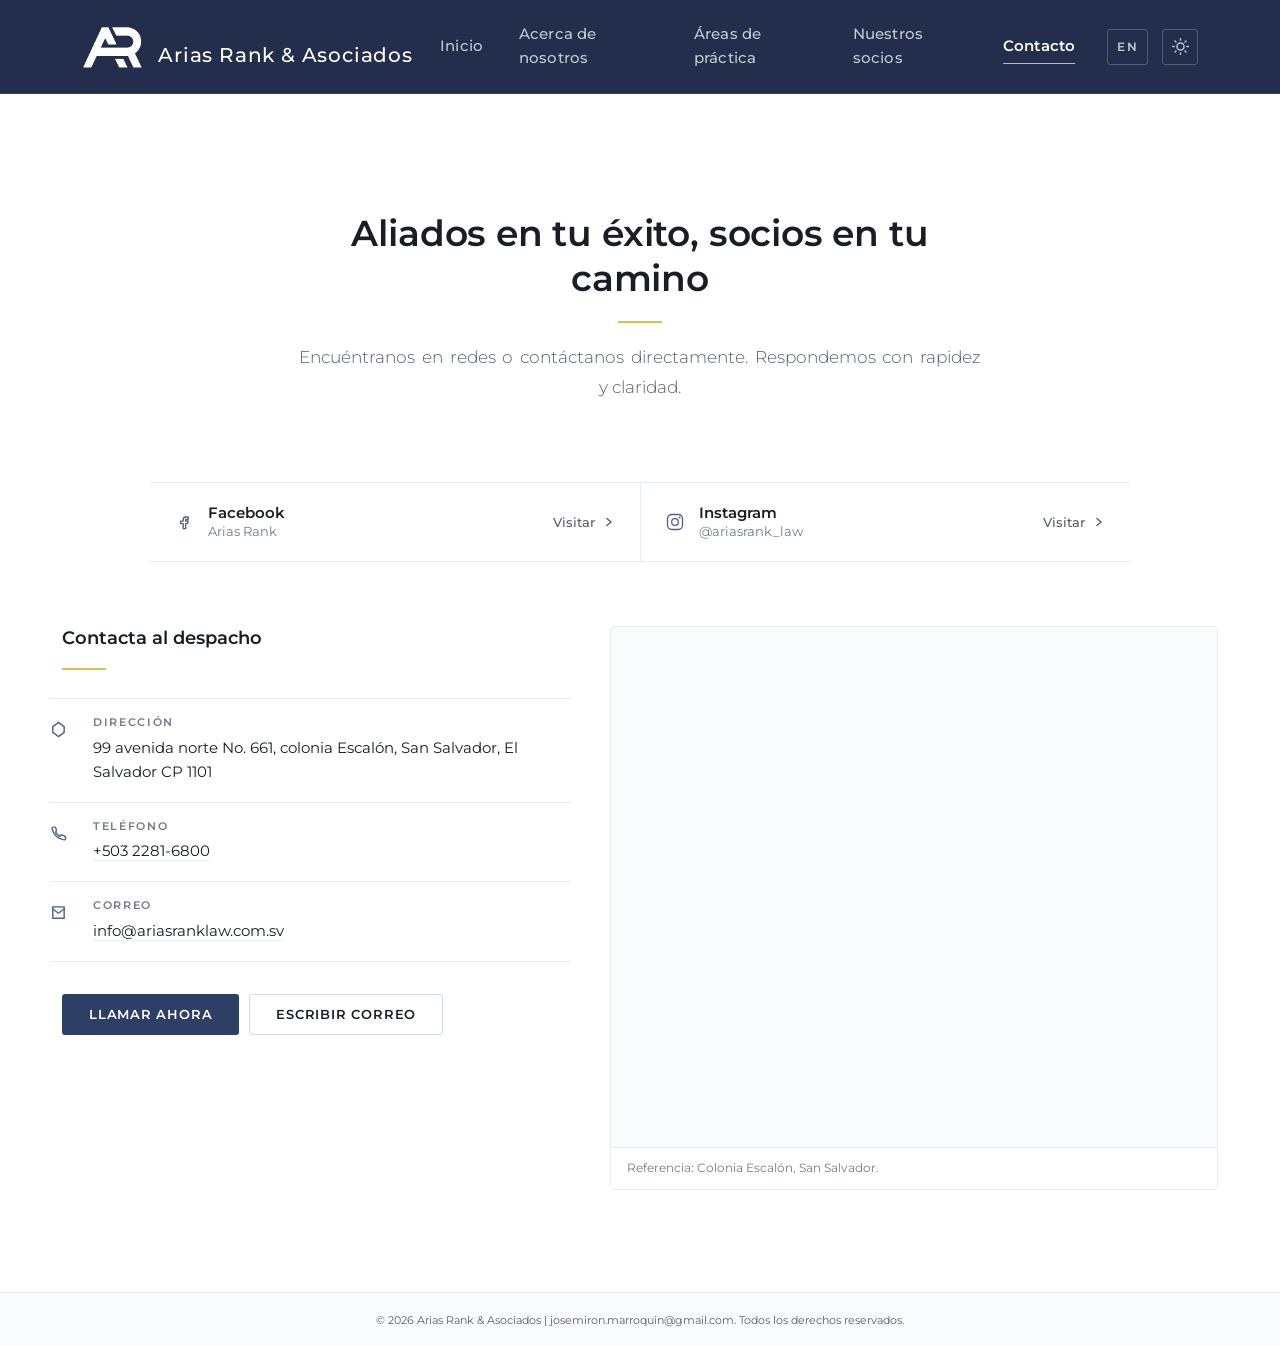
<file: contact-us/index.html>
<!DOCTYPE html><html lang="es" data-theme="light" data-astro-cid-sckkx6r4> <head><meta charset="UTF-8"><meta name="viewport" content="width=device-width, initial-scale=1"><meta name="generator" content="Astro v5.16.12"><title>Contacto | Abogados en colonia Escalón, San Salvador</title><meta name="description" content="Contacta a Arias Rank &#38; Asociados en San Salvador. Teléfono +503 2281-6800, correo info@ariasranklaw.com.sv. Estamos en 99a avenida norte, colonia Escalón."><link rel="canonical" href="https://www.ariasranklaw.com.sv/contact-us/"><meta name="robots" content="index, follow, max-image-preview:large"><link rel="alternate" hreflang="es" href="https://www.ariasranklaw.com.sv/contact-us/"><link rel="alternate" hreflang="en" href="https://www.ariasranklaw.com.sv/en/contact-us/"><link rel="alternate" hreflang="x-default" href="https://www.ariasranklaw.com.sv/contact-us/"><meta property="og:type" content="website"><meta property="og:site_name" content="Arias Rank &#38; Asociados"><meta property="og:title" content="Contacto | Abogados en colonia Escalón, San Salvador"><meta property="og:description" content="Contacta a Arias Rank &#38; Asociados en San Salvador. Teléfono +503 2281-6800, correo info@ariasranklaw.com.sv. Estamos en 99a avenida norte, colonia Escalón."><meta property="og:locale" content="es_SV"><meta property="og:locale:alternate" content="en_US"><meta property="og:url" content="https://www.ariasranklaw.com.sv/contact-us/"><meta property="og:image" content="https://www.ariasranklaw.com.sv/images/arias-rank-hero-5.jpg"><meta property="og:image:width" content="4032"><meta property="og:image:height" content="3024"><meta property="og:image:alt" content="Fachada e instalaciones del bufete"><meta name="twitter:card" content="summary_large_image"><meta name="twitter:title" content="Contacto | Abogados en colonia Escalón, San Salvador"><meta name="twitter:description" content="Contacta a Arias Rank &#38; Asociados en San Salvador. Teléfono +503 2281-6800, correo info@ariasranklaw.com.sv. Estamos en 99a avenida norte, colonia Escalón."><meta name="twitter:image" content="https://www.ariasranklaw.com.sv/images/arias-rank-hero-5.jpg"><meta name="theme-color" content="#222e4b"><link rel="icon" type="image/svg+xml" href="../favicon.svg"><link rel="preconnect" href="https://fonts.googleapis.com"><link rel="preconnect" href="https://fonts.gstatic.com" crossorigin><link rel="stylesheet" href="https://fonts.googleapis.com/css2?family=Montserrat:ital,wght@0,100..900;1,100..900&display=swap"><link href="https://cdn.jsdelivr.net/npm/bootstrap@5.3.7/dist/css/bootstrap.min.css" rel="stylesheet" integrity="sha384-LN+7fdVzj6u52u30Kp6M/trliBMCMKTyK833zpbD+pXdCLuTusPj697FH4R/5mcr" crossorigin="anonymous"><link rel="stylesheet" href="../style.css"><script type="application/ld+json">{"@context":"https://schema.org","@graph":[{"@type":["LegalService","Organization"],"@id":"https://www.ariasranklaw.com.sv/#despacho","name":"Arias Rank & Asociados","alternateName":"Arias Rank & Associates","url":"https://www.ariasranklaw.com.sv/","logo":"https://www.ariasranklaw.com.sv/logo.svg","image":"https://www.ariasranklaw.com.sv/images/oficinas/fachada.jpg","telephone":"+503 2281-6800","email":"info@ariasranklaw.com.sv","address":{"@type":"PostalAddress","streetAddress":"99a avenida norte No. 661, colonia Escalón","addressLocality":"San Salvador","addressRegion":"San Salvador","postalCode":"1101","addressCountry":"SV"},"geo":{"@type":"GeoCoordinates","latitude":13.7111483,"longitude":-89.2470013},"areaServed":{"@type":"Country","name":"El Salvador"},"availableLanguage":["es","en"],"sameAs":["https://www.facebook.com/profile.php?id=61580276947423","https://www.instagram.com/ariasrank_law"],"openingHoursSpecification":[{"@type":"OpeningHoursSpecification","dayOfWeek":["Monday","Tuesday","Wednesday","Thursday","Friday"],"opens":"08:00","closes":"17:00"}],"hasOfferCatalog":{"@type":"OfferCatalog","name":"Áreas de práctica","itemListElement":[{"@type":"Offer","itemOffered":{"@type":"Service","name":"Derecho Empresarial","description":"Estructuración societaria, fusiones y adquisiciones, gobierno corporativo y gestión de contratos.","provider":{"@id":"https://www.ariasranklaw.com.sv/#despacho"}}},{"@type":"Offer","itemOffered":{"@type":"Service","name":"Derecho Laboral","description":"Diseño de políticas internas, negociaciones colectivas, cumplimiento y prevención de riesgos laborales.","provider":{"@id":"https://www.ariasranklaw.com.sv/#despacho"}}},{"@type":"Offer","itemOffered":{"@type":"Service","name":"Derecho Económico","description":"Regulaciones, concentraciones económicas, derecho del consumidor y competencia desleal.","provider":{"@id":"https://www.ariasranklaw.com.sv/#despacho"}}},{"@type":"Offer","itemOffered":{"@type":"Service","name":"Litigios","description":"Representación en juicios, arbitrajes y resolución de controversias.","provider":{"@id":"https://www.ariasranklaw.com.sv/#despacho"}}},{"@type":"Offer","itemOffered":{"@type":"Service","name":"Derecho de Seguros","description":"Revisión de pólizas, análisis de cobertura y gestión de reclamos por siniestros.","provider":{"@id":"https://www.ariasranklaw.com.sv/#despacho"}}},{"@type":"Offer","itemOffered":{"@type":"Service","name":"Manejo de Crisis","description":"Desarrollo de estrategias legales y operativas ante eventos inesperados que puedan afectar la continuidad del negocio.","provider":{"@id":"https://www.ariasranklaw.com.sv/#despacho"}}}]}},{"@type":"WebSite","@id":"https://www.ariasranklaw.com.sv/#sitio","url":"https://www.ariasranklaw.com.sv/","name":"Arias Rank & Asociados","inLanguage":"es","publisher":{"@id":"https://www.ariasranklaw.com.sv/#despacho"}},{"@type":"ContactPage","@id":"https://www.ariasranklaw.com.sv/contact-us/#pagina","url":"https://www.ariasranklaw.com.sv/contact-us/","name":"Contacto | Abogados en colonia Escalón, San Salvador","description":"Contacta a Arias Rank & Asociados en San Salvador. Teléfono +503 2281-6800, correo info@ariasranklaw.com.sv. Estamos en 99a avenida norte, colonia Escalón.","inLanguage":"es","isPartOf":{"@id":"https://www.ariasranklaw.com.sv/#sitio"},"about":{"@id":"https://www.ariasranklaw.com.sv/#despacho"},"breadcrumb":{"@type":"BreadcrumbList","itemListElement":[{"@type":"ListItem","position":1,"name":"Inicio","item":"https://www.ariasranklaw.com.sv/"},{"@type":"ListItem","position":2,"name":"Contacto","item":"https://www.ariasranklaw.com.sv/contact-us/"}]}}]}</script><!--
			Tema: LIGHT por defecto, siempre.
			Solo se cambia a dark si el usuario lo eligió explícitamente antes.
			No se consulta prefers-color-scheme a propósito.
		--><script>
			(function () {
				try {
					if (localStorage.getItem('theme') === 'dark') {
						document.documentElement.setAttribute('data-theme', 'dark');
					}
				} catch (e) { /* almacenamiento bloqueado: se queda en light */ }
			})();
		</script><link rel="stylesheet" href="../_astro/contact-us.CIRoQy7Z.css">
<style>html,body{margin:0;width:100%}
</style></head> <body data-astro-cid-sckkx6r4> <a class="skip-link" href="#contenido" data-astro-cid-sckkx6r4>Saltar al contenido</a> <div class="wrapper" data-astro-cid-sckkx6r4> <div id="contenido" data-astro-cid-sckkx6r4>  <nav class="navbar navbar-expand-lg p-1 navbar-dark"> <div class="container"> <a href="../" class="d-flex align-items-center justify-content-center navbar-brand fs-5"> <img src="../logo_w.svg" alt="Logotipo de Arias Rank" class="img-fluid" width="75" height="75"> <p class="mt-3 ms-2">Arias Rank &amp; Asociados</p> </a> <button class="navbar-toggler" type="button" data-bs-toggle="collapse" data-bs-target="#navbarSupportedContent" aria-controls="navbarSupportedContent" aria-expanded="false" aria-label="Abrir o cerrar la navegación"> <span class="navbar-toggler-icon"></span> </button> <div class="collapse navbar-collapse" id="navbarSupportedContent"> <ul class="navbar-nav ms-auto align-items-center"> <li class="nav-item"> <a class="nav-link " href="../">Inicio</a> </li><li class="nav-item"> <a class="nav-link " href="../about/">Acerca de nosotros</a> </li><li class="nav-item"> <a class="nav-link " href="../practice-areas/">Áreas de práctica</a> </li><li class="nav-item"> <a class="nav-link " href="../team/">Nuestros socios</a> </li><li class="nav-item"> <a class="nav-link active" href="../contact-us/">Contacto</a> </li> <li class="nav-item"> <div class="navbar-utiles">  <a class="lang-toggle" href="../en/contact-us/" lang="en" hreflang="en" aria-label="View this site in English" title="View this site in English">EN</a> <button class="theme-toggle" aria-label="Cambiar a tema oscuro" title="Cambiar tema" type="button" data-a-oscuro="Cambiar a tema oscuro" data-a-claro="Cambiar a tema claro"> <svg class="icon-sun" viewBox="0 0 24 24" fill="none" stroke="currentColor" stroke-width="2" stroke-linecap="round"> <circle cx="12" cy="12" r="5"></circle><path d="M12 1v2M12 21v2M4.22 4.22l1.42 1.42M18.36 18.36l1.42 1.42M1 12h2M21 12h2M4.22 19.78l1.42-1.42M18.36 5.64l1.42-1.42"></path> </svg> <svg class="icon-moon" viewBox="0 0 24 24" fill="none" stroke="currentColor" stroke-width="2" stroke-linecap="round"> <path d="M21 12.79A9 9 0 1 1 11.21 3 7 7 0 0 0 21 12.79z"></path> </svg> </button> </div> </li> </ul> </div> </div> </nav> <section id="contacto" class="contact" aria-labelledby="contact-title" role="region" data-astro-cid-jjagjrbk> <div class="container" data-astro-cid-jjagjrbk> <!-- Intro --> <div class="intro anim-hidden anim-hidden-fade-down" data-astro-cid-jjagjrbk> <h1 id="contact-title" class="h2" data-astro-cid-jjagjrbk>Aliados en tu éxito, socios en tu camino</h1> <p class="lead" data-astro-cid-jjagjrbk>Encuéntranos en redes o contáctanos directamente. Respondemos con rapidez y claridad.</p> </div> <!-- Banda de redes --> <div class="socials anim-stagger" aria-label="Perfiles oficiales en redes sociales" data-astro-cid-jjagjrbk> <article class="social-card" aria-label="Facebook Arias Rank" data-astro-cid-jjagjrbk> <svg class="social-icon" viewBox="0 0 24 24" fill="none" aria-hidden="true" data-astro-cid-jjagjrbk><path d="M14 9h3V6h-3c-1.7 0-3 1.3-3 3v2H8v3h3v6h3v-6h2.2l.8-3H14V9z" stroke="currentColor" stroke-width="1.6" stroke-linecap="round" stroke-linejoin="round"/></svg> <div class="social-meta" data-astro-cid-jjagjrbk> <p class="social-title" data-astro-cid-jjagjrbk>Facebook</p> <p class="social-handle" data-astro-cid-jjagjrbk>Arias Rank</p> </div> <a class="social-link" href="https://www.facebook.com/profile.php?id=61580276947423" target="_blank" rel="noopener" aria-label="Abrir Facebook Arias Rank" data-astro-cid-jjagjrbk> Visitar <svg class="chev" viewBox="0 0 20 20" fill="none" aria-hidden="true" data-astro-cid-jjagjrbk> <path d="M7 5l6 5-6 5" stroke="currentColor" stroke-width="2" stroke-linecap="round" stroke-linejoin="round" data-astro-cid-jjagjrbk></path> </svg> </a> </article><article class="social-card" aria-label="Instagram @ariasrank_law" data-astro-cid-jjagjrbk> <svg class="social-icon" viewBox="0 0 24 24" fill="none" aria-hidden="true" data-astro-cid-jjagjrbk><rect x="3" y="3" width="18" height="18" rx="5" stroke="currentColor" stroke-width="1.6"/><circle cx="12" cy="12" r="4" stroke="currentColor" stroke-width="1.6"/><circle cx="17.5" cy="6.5" r="1.2" fill="currentColor"/></svg> <div class="social-meta" data-astro-cid-jjagjrbk> <p class="social-title" data-astro-cid-jjagjrbk>Instagram</p> <p class="social-handle" data-astro-cid-jjagjrbk>@ariasrank_law</p> </div> <a class="social-link" href="https://www.instagram.com/ariasrank_law" target="_blank" rel="noopener" aria-label="Abrir Instagram @ariasrank_law" data-astro-cid-jjagjrbk> Visitar <svg class="chev" viewBox="0 0 20 20" fill="none" aria-hidden="true" data-astro-cid-jjagjrbk> <path d="M7 5l6 5-6 5" stroke="currentColor" stroke-width="2" stroke-linecap="round" stroke-linejoin="round" data-astro-cid-jjagjrbk></path> </svg> </a> </article> </div> <!-- Datos + mapa --> <div class="grid anim-hidden anim-hidden-fade-up" data-astro-cid-jjagjrbk> <!-- Datos de contacto --> <article class="card" aria-label="Información de contacto de Arias Rank &#38; Asociados" data-astro-cid-jjagjrbk> <h2 data-astro-cid-jjagjrbk>Contacta al despacho</h2> <div class="list" data-astro-cid-jjagjrbk> <div class="row" data-astro-cid-jjagjrbk> <svg class="icon" viewBox="0 0 24 24" fill="none" aria-hidden="true" data-astro-cid-jjagjrbk><path d="M12 2l8 6v8l-8 6-8-6V8l8-6z" stroke="currentColor" stroke-width="2" stroke-linecap="round" data-astro-cid-jjagjrbk></path></svg> <div data-astro-cid-jjagjrbk> <div class="label" data-astro-cid-jjagjrbk>Dirección</div> <div class="value" data-astro-cid-jjagjrbk>99 avenida norte No. 661, colonia Escalón, San Salvador, El Salvador CP 1101</div> </div> </div> <div class="row" data-astro-cid-jjagjrbk> <svg class="icon" viewBox="0 0 24 24" fill="none" aria-hidden="true" data-astro-cid-jjagjrbk><path d="M22 16.92V19a2 2 0 0 1-2.18 2A19.78 19.78 0 0 1 3 5.18 2 2 0 0 1 5 3h2.09a1 1 0 0 1 1 .75l1 3.49a1 1 0 0 1-.29 1L7.91 10.1a16 16 0 0 0 6 6l1.37-1.89a1 1 0 0 1 1-.29l3.49 1a1 1 0 0 1 .74 1Z" stroke="currentColor" stroke-width="2" stroke-linecap="round" data-astro-cid-jjagjrbk></path></svg> <div data-astro-cid-jjagjrbk> <div class="label" data-astro-cid-jjagjrbk>Teléfono</div> <div class="value" data-astro-cid-jjagjrbk><a href="tel:+50322816800" aria-label="Llamar al +503 2281-6800" data-astro-cid-jjagjrbk>+503 2281-6800</a></div> </div> </div> <div class="row" data-astro-cid-jjagjrbk> <svg class="icon" viewBox="0 0 24 24" fill="none" aria-hidden="true" data-astro-cid-jjagjrbk><path d="M4 4h16v16H4z" stroke="currentColor" stroke-width="2" stroke-linecap="round" data-astro-cid-jjagjrbk></path><path d="M4 7l8 6 8-6" stroke="currentColor" stroke-width="2" stroke-linecap="round" data-astro-cid-jjagjrbk></path></svg> <div data-astro-cid-jjagjrbk> <div class="label" data-astro-cid-jjagjrbk>Correo</div> <div class="value" data-astro-cid-jjagjrbk><a href="mailto:info@ariasranklaw.com.sv" aria-label="Enviar correo a info@ariasranklaw.com.sv" data-astro-cid-jjagjrbk>info@ariasranklaw.com.sv</a></div> </div> </div> </div> <div class="cta-strip" role="group" aria-label="Acciones rápidas" data-astro-cid-jjagjrbk> <a class="custom-btn custom-btn-primary" href="tel:+50322816800" data-astro-cid-jjagjrbk>Llamar ahora</a> <a class="custom-btn custom-btn-outline-secondary" href="mailto:info@ariasranklaw.com.sv" data-astro-cid-jjagjrbk>Escribir correo</a> </div> </article> <!-- Mapa embebido --> <aside class="map" aria-label="Mapa de ubicación" data-astro-cid-jjagjrbk> <iframe width="100%" height="100%" src="https://maps.google.com/maps?q=13.7111483,-89.2470013&z=17&output=embed&hl=es&t=m" style="border:0;" allowfullscreen loading="lazy" title="Ubicación de Arias Rank y Asociados" data-astro-cid-jjagjrbk>
            </iframe> <div class="map-note" data-astro-cid-jjagjrbk>Referencia: Colonia Escalón, San Salvador.</div> </aside> </div> </div> </section>   </div> <footer class="footer mt-auto"> <div class="container text-center p-3"> <small>© 2026 Arias Rank & Asociados | josemiron.marroquin@gmail.com. Todos los derechos reservados.</small> </div> </footer> </div> <button class="back-to-top" type="button" aria-label="Volver arriba" data-astro-cid-sckkx6r4> <svg viewBox="0 0 24 24" fill="none" stroke="currentColor" stroke-width="2.2" stroke-linecap="round" stroke-linejoin="round" aria-hidden="true" data-astro-cid-sckkx6r4> <path d="M12 19V5M5 12l7-7 7 7" data-astro-cid-sckkx6r4></path> </svg> </button>  <script defer src="https://cdn.jsdelivr.net/npm/bootstrap@5.3.7/dist/js/bootstrap.min.js" integrity="sha384-7qAoOXltbVP82dhxHAUje59V5r2YsVfBafyUDxEdApLPmcdhBPg1DKg1ERo0BZlK" crossorigin="anonymous"></script> </body> <script type="module">const r={"anim-hidden-fade-in":"anim-fade-in","anim-hidden-fade-up":"anim-fade-up","anim-hidden-fade-down":"anim-fade-down","anim-hidden-slide-left":"anim-slide-left","anim-hidden-slide-right":"anim-slide-right","anim-hidden-scale-in":"anim-scale-in","anim-hidden-blur-in":"anim-blur-in"},o=new IntersectionObserver(t=>{t.forEach(i=>{if(!i.isIntersecting)return;const e=i.target;e.classList.contains("animate-section")&&(e.classList.add("animate-fading"),e.classList.remove("animate-section"));for(const[a,s]of Object.entries(r))if(e.classList.contains(a)){e.classList.remove(a,"anim-hidden"),e.classList.add(s);break}e.classList.contains("anim-stagger")&&e.classList.add("anim-active"),o.unobserve(e)})},{threshold:.1,rootMargin:"0px 0px -40px 0px"});document.querySelectorAll('.animate-section, [class*="anim-hidden"], .anim-stagger').forEach(t=>o.observe(t));document.querySelectorAll(".theme-toggle").forEach(t=>{t.addEventListener("click",()=>{const i=document.documentElement,e=i.getAttribute("data-theme")==="dark"?"light":"dark";i.setAttribute("data-theme",e);try{localStorage.setItem("theme",e)}catch{}const a=e==="dark"?t.dataset.aClaro:t.dataset.aOscuro;a&&t.setAttribute("aria-label",a)})});const d=document.querySelector(".back-to-top");let n=!1;function c(){d?.classList.toggle("is-visible",window.scrollY>600),n=!1}window.addEventListener("scroll",()=>{n||(n=!0,requestAnimationFrame(c))},{passive:!0});c();d?.addEventListener("click",()=>{const t=window.matchMedia("(prefers-reduced-motion: reduce)").matches;window.scrollTo({top:0,behavior:t?"auto":"smooth"})});</script> </html>
</file>
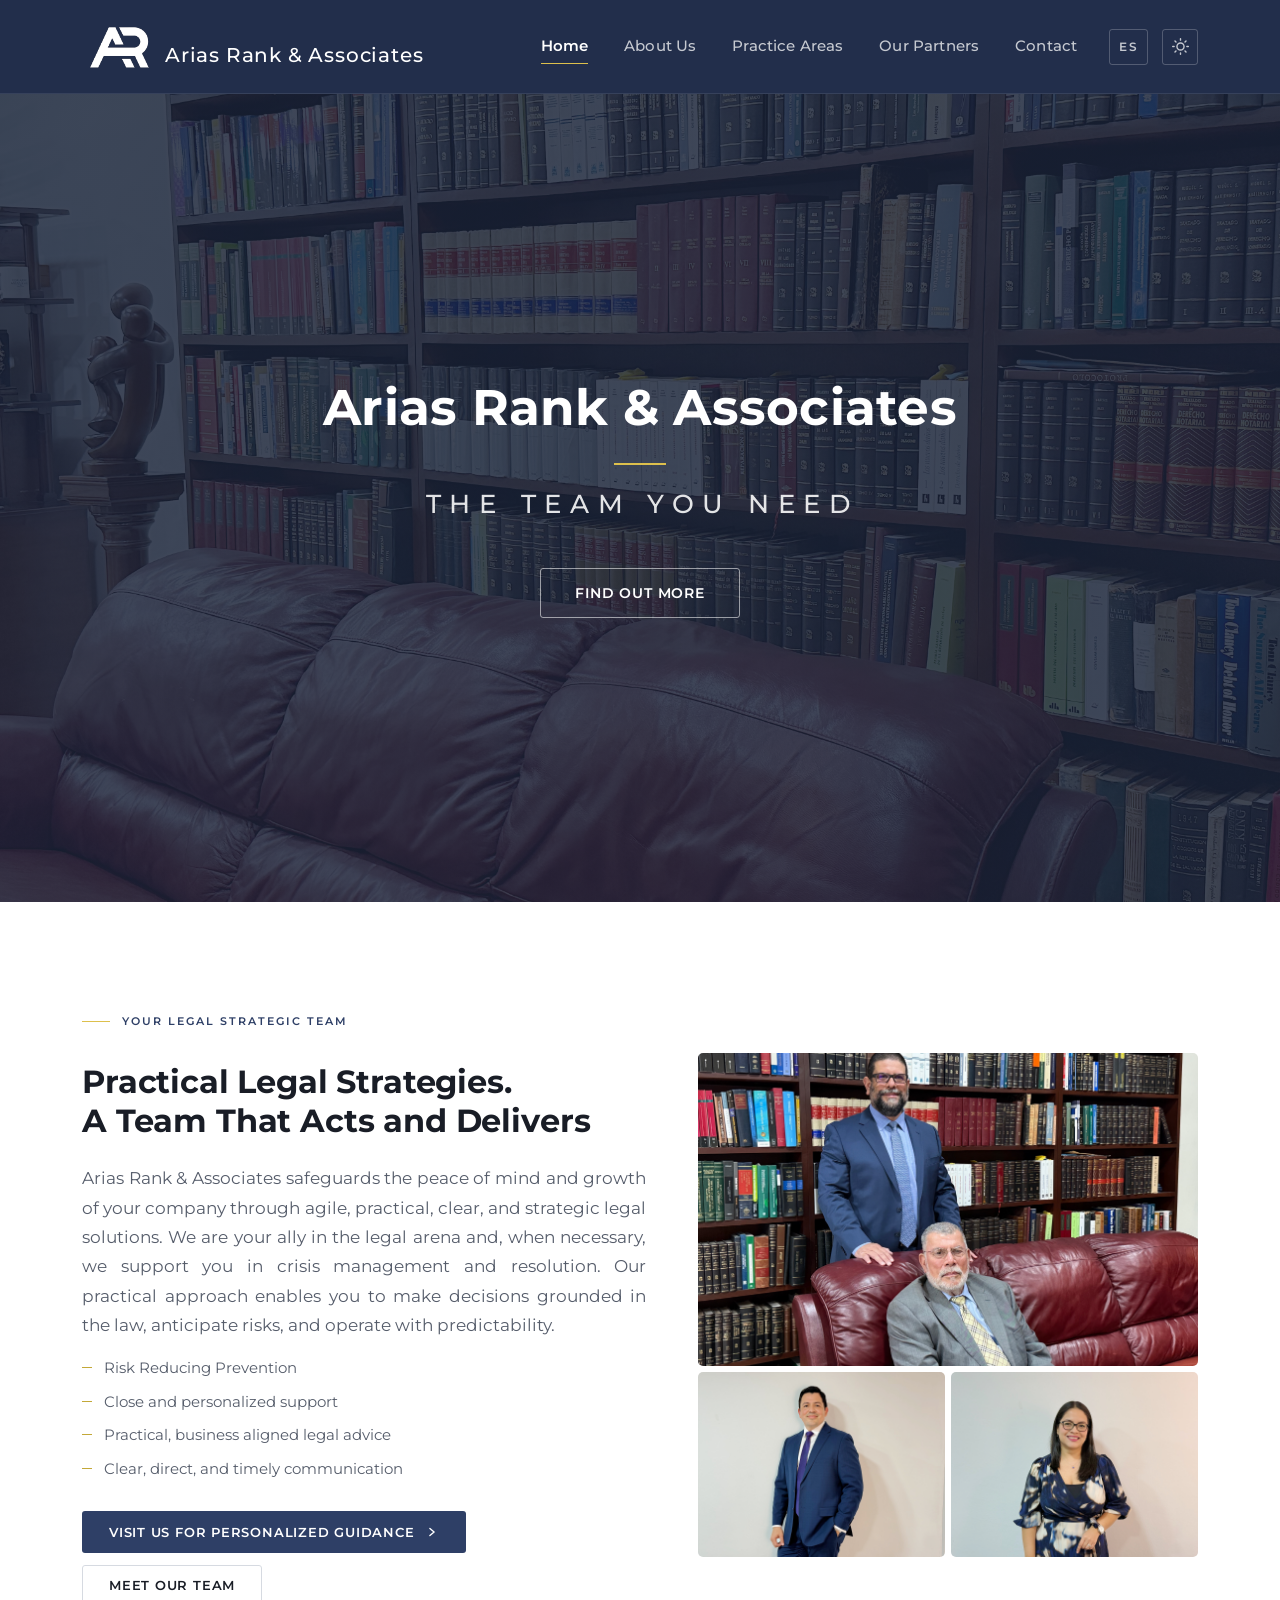
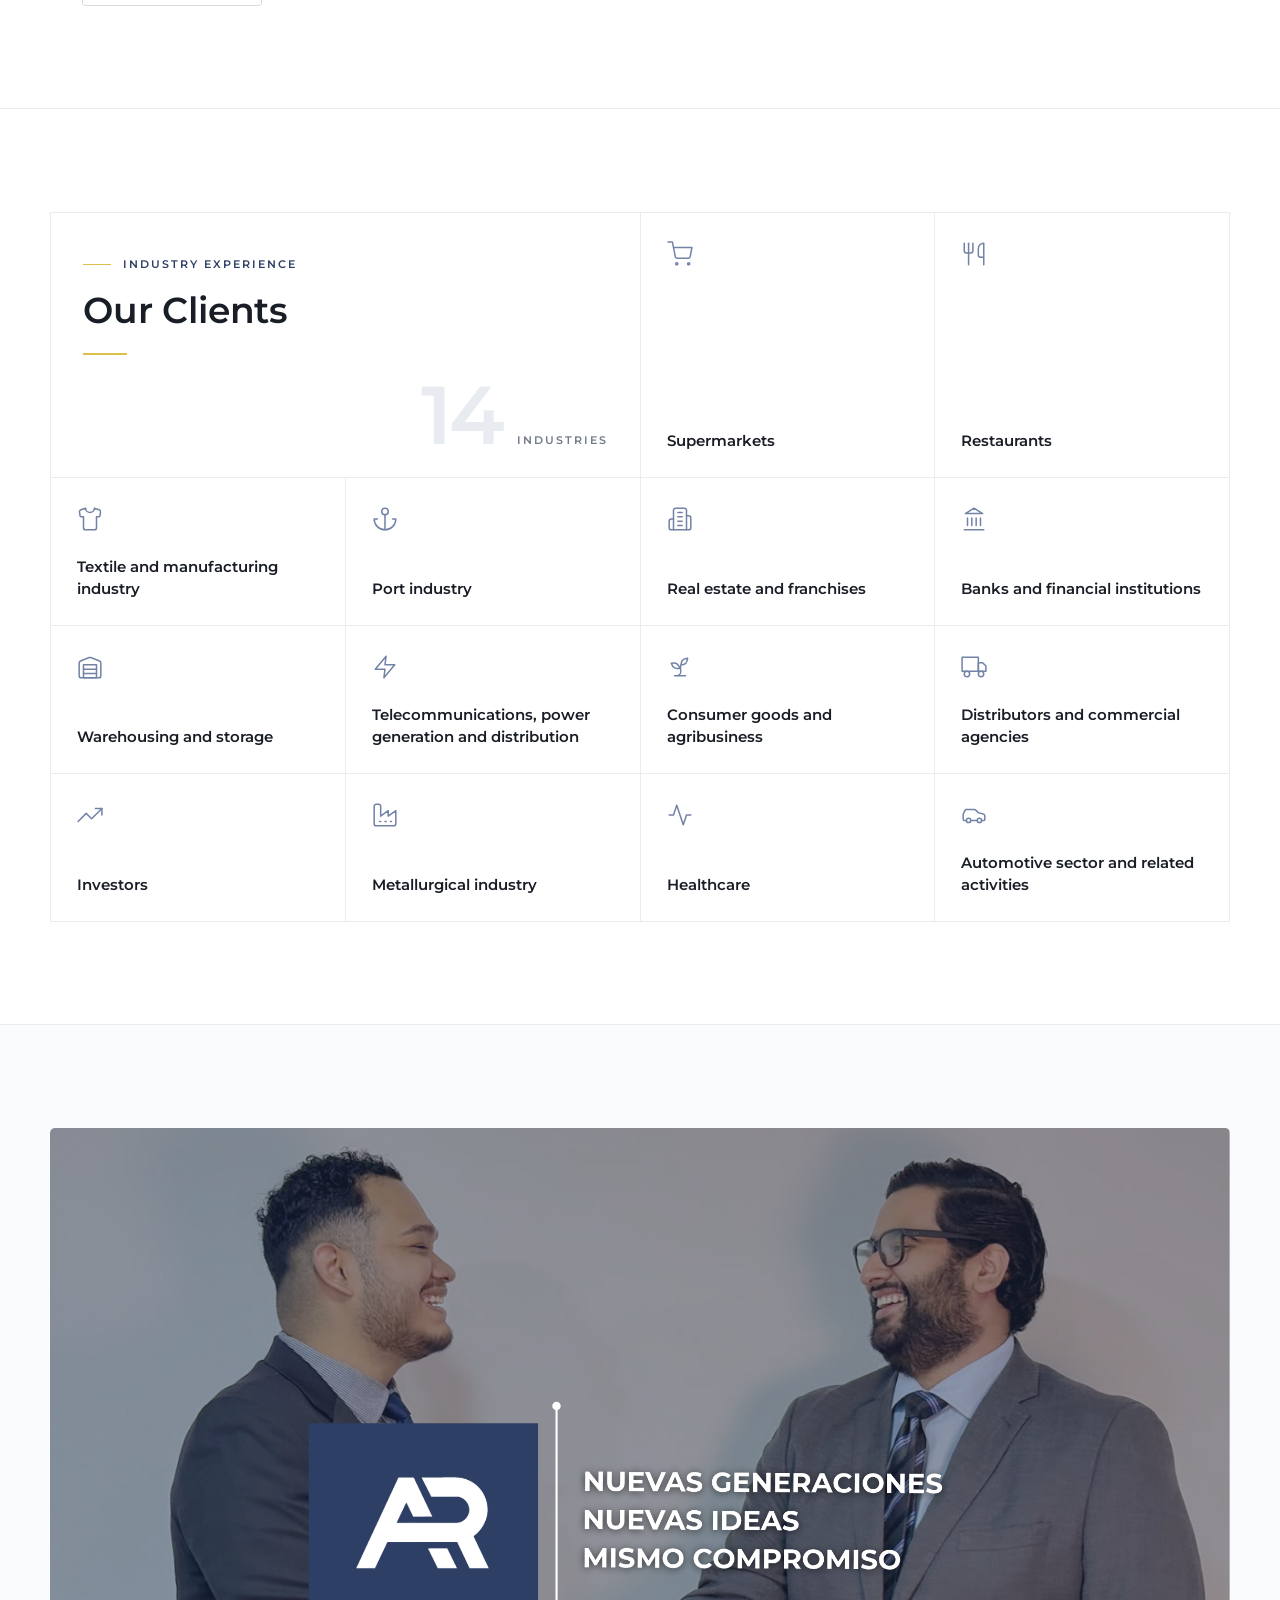
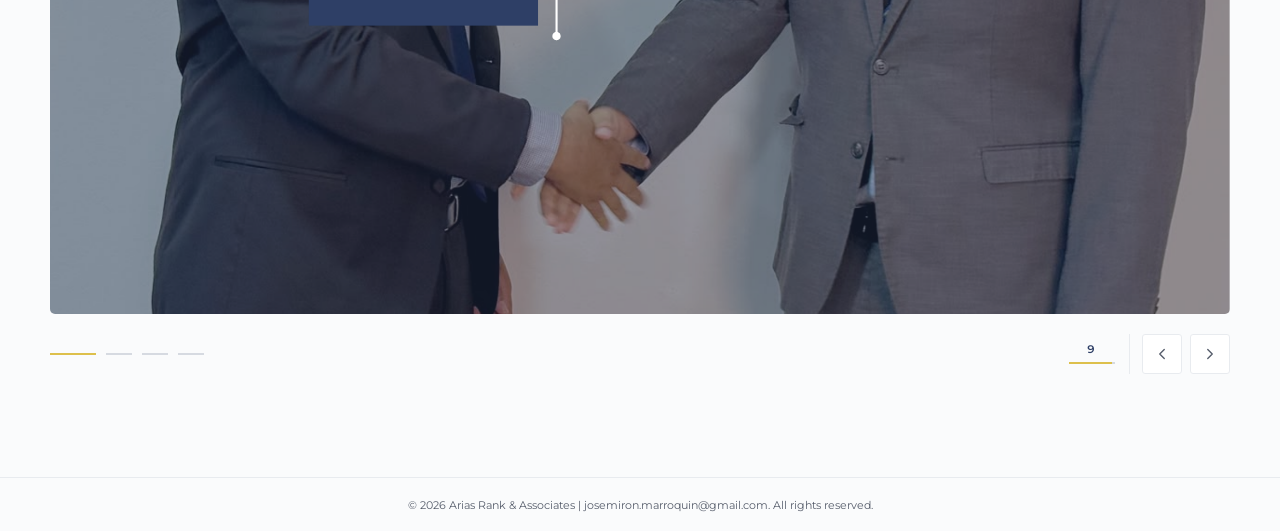
<file: en/index.html>
<!DOCTYPE html><html lang="en" data-theme="light" data-astro-cid-sckkx6r4> <head><meta charset="UTF-8"><meta name="viewport" content="width=device-width, initial-scale=1"><meta name="generator" content="Astro v5.16.12"><title>Corporate Lawyers in El Salvador | Arias Rank &amp; Associates</title><meta name="description" content="Salvadoran law firm in corporate, labour, litigation and insurance law. Practical, preventive legal counsel for companies, in Colonia Escalón, San Salvador."><link rel="canonical" href="https://www.ariasranklaw.com.sv/en/"><meta name="robots" content="index, follow, max-image-preview:large"><link rel="alternate" hreflang="en" href="https://www.ariasranklaw.com.sv/en/"><link rel="alternate" hreflang="es" href="https://www.ariasranklaw.com.sv/"><link rel="alternate" hreflang="x-default" href="https://www.ariasranklaw.com.sv/"><meta property="og:type" content="website"><meta property="og:site_name" content="Arias Rank &#38; Associates"><meta property="og:title" content="Corporate Lawyers in El Salvador | Arias Rank &#38; Associates"><meta property="og:description" content="Salvadoran law firm in corporate, labour, litigation and insurance law. Practical, preventive legal counsel for companies, in Colonia Escalón, San Salvador."><meta property="og:locale" content="en_US"><meta property="og:locale:alternate" content="es_SV"><meta property="og:url" content="https://www.ariasranklaw.com.sv/en/"><meta property="og:image" content="https://www.ariasranklaw.com.sv/images/arias-rank-hero-5.jpg"><meta property="og:image:width" content="4032"><meta property="og:image:height" content="3024"><meta property="og:image:alt" content="The firm’s building and premises"><meta name="twitter:card" content="summary_large_image"><meta name="twitter:title" content="Corporate Lawyers in El Salvador | Arias Rank &#38; Associates"><meta name="twitter:description" content="Salvadoran law firm in corporate, labour, litigation and insurance law. Practical, preventive legal counsel for companies, in Colonia Escalón, San Salvador."><meta name="twitter:image" content="https://www.ariasranklaw.com.sv/images/arias-rank-hero-5.jpg"><meta name="theme-color" content="#222e4b"><link rel="icon" type="image/svg+xml" href="../favicon.svg"><link rel="preconnect" href="https://fonts.googleapis.com"><link rel="preconnect" href="https://fonts.gstatic.com" crossorigin><link rel="stylesheet" href="https://fonts.googleapis.com/css2?family=Montserrat:ital,wght@0,100..900;1,100..900&display=swap"><link href="https://cdn.jsdelivr.net/npm/bootstrap@5.3.7/dist/css/bootstrap.min.css" rel="stylesheet" integrity="sha384-LN+7fdVzj6u52u30Kp6M/trliBMCMKTyK833zpbD+pXdCLuTusPj697FH4R/5mcr" crossorigin="anonymous"><link rel="stylesheet" href="../style.css"><link rel="preload" as="image" href="../images/hero-img-2.jpg" fetchpriority="high"><script type="application/ld+json">{"@context":"https://schema.org","@graph":[{"@type":["LegalService","Organization"],"@id":"https://www.ariasranklaw.com.sv/#despacho","name":"Arias Rank & Asociados","alternateName":"Arias Rank & Associates","url":"https://www.ariasranklaw.com.sv/","logo":"https://www.ariasranklaw.com.sv/logo.svg","image":"https://www.ariasranklaw.com.sv/images/oficinas/fachada.jpg","telephone":"+503 2281-6800","email":"info@ariasranklaw.com.sv","address":{"@type":"PostalAddress","streetAddress":"99a avenida norte No. 661, colonia Escalón","addressLocality":"San Salvador","addressRegion":"San Salvador","postalCode":"1101","addressCountry":"SV"},"geo":{"@type":"GeoCoordinates","latitude":13.7111483,"longitude":-89.2470013},"areaServed":{"@type":"Country","name":"El Salvador"},"availableLanguage":["es","en"],"sameAs":["https://www.facebook.com/profile.php?id=61580276947423","https://www.instagram.com/ariasrank_law"],"openingHoursSpecification":[{"@type":"OpeningHoursSpecification","dayOfWeek":["Monday","Tuesday","Wednesday","Thursday","Friday"],"opens":"08:00","closes":"17:00"}],"hasOfferCatalog":{"@type":"OfferCatalog","name":"Practice Areas","itemListElement":[{"@type":"Offer","itemOffered":{"@type":"Service","name":"Corporate Law","description":"Corporate structuring, mergers and acquisitions, corporate governance, and contract management.","provider":{"@id":"https://www.ariasranklaw.com.sv/#despacho"}}},{"@type":"Offer","itemOffered":{"@type":"Service","name":"Labor Law","description":"Design of internal policies, collective bargaining, compliance, and prevention of labor-related risks.","provider":{"@id":"https://www.ariasranklaw.com.sv/#despacho"}}},{"@type":"Offer","itemOffered":{"@type":"Service","name":"Economic Law","description":"Regulations, economic concentrations, consumer protection, and unfair competition.","provider":{"@id":"https://www.ariasranklaw.com.sv/#despacho"}}},{"@type":"Offer","itemOffered":{"@type":"Service","name":"Litigation","description":"Representation in lawsuits, arbitration, and dispute resolution.","provider":{"@id":"https://www.ariasranklaw.com.sv/#despacho"}}},{"@type":"Offer","itemOffered":{"@type":"Service","name":"Insurance Law","description":"Policy review, coverage analysis, and claims management for insured events.","provider":{"@id":"https://www.ariasranklaw.com.sv/#despacho"}}},{"@type":"Offer","itemOffered":{"@type":"Service","name":"Crisis Management","description":"Development of legal and operational strategies for unexpected events that may affect business continuity.","provider":{"@id":"https://www.ariasranklaw.com.sv/#despacho"}}}]}},{"@type":"WebSite","@id":"https://www.ariasranklaw.com.sv/#sitio","url":"https://www.ariasranklaw.com.sv/","name":"Arias Rank & Associates","inLanguage":"en","publisher":{"@id":"https://www.ariasranklaw.com.sv/#despacho"}},{"@type":"WebPage","@id":"https://www.ariasranklaw.com.sv/en/#pagina","url":"https://www.ariasranklaw.com.sv/en/","name":"Corporate Lawyers in El Salvador | Arias Rank & Associates","description":"Salvadoran law firm in corporate, labour, litigation and insurance law. Practical, preventive legal counsel for companies, in Colonia Escalón, San Salvador.","inLanguage":"en","isPartOf":{"@id":"https://www.ariasranklaw.com.sv/#sitio"},"about":{"@id":"https://www.ariasranklaw.com.sv/#despacho"}}]}</script><!--
			Tema: LIGHT por defecto, siempre.
			Solo se cambia a dark si el usuario lo eligió explícitamente antes.
			No se consulta prefers-color-scheme a propósito.
		--><script>
			(function () {
				try {
					if (localStorage.getItem('theme') === 'dark') {
						document.documentElement.setAttribute('data-theme', 'dark');
					}
				} catch (e) { /* almacenamiento bloqueado: se queda en light */ }
			})();
		</script><style>html,body{margin:0;width:100%}
</style></head> <body data-astro-cid-sckkx6r4> <a class="skip-link" href="#contenido" data-astro-cid-sckkx6r4>Skip to content</a> <div class="wrapper" data-astro-cid-sckkx6r4> <div id="contenido" data-astro-cid-sckkx6r4>  <nav class="navbar navbar-expand-lg p-1 navbar-dark"> <div class="container"> <a href="../en/" class="d-flex align-items-center justify-content-center navbar-brand fs-5"> <img src="../logo_w.svg" alt="Arias Rank logo" class="img-fluid" width="75" height="75"> <p class="mt-3 ms-2">Arias Rank &amp; Associates</p> </a> <button class="navbar-toggler" type="button" data-bs-toggle="collapse" data-bs-target="#navbarSupportedContent" aria-controls="navbarSupportedContent" aria-expanded="false" aria-label="Open or close navigation"> <span class="navbar-toggler-icon"></span> </button> <div class="collapse navbar-collapse" id="navbarSupportedContent"> <ul class="navbar-nav ms-auto align-items-center"> <li class="nav-item"> <a class="nav-link active" href="../en/">Home</a> </li><li class="nav-item"> <a class="nav-link " href="../en/about/">About Us</a> </li><li class="nav-item"> <a class="nav-link " href="../en/practice-areas/">Practice Areas</a> </li><li class="nav-item"> <a class="nav-link " href="../en/team/">Our Partners</a> </li><li class="nav-item"> <a class="nav-link " href="../en/contact-us/">Contact</a> </li> <li class="nav-item"> <div class="navbar-utiles">  <a class="lang-toggle" href="../" lang="es" hreflang="es" aria-label="Ver este sitio en español" title="Ver este sitio en español">ES</a> <button class="theme-toggle" aria-label="Switch to dark theme" title="Switch theme" type="button" data-a-oscuro="Switch to dark theme" data-a-claro="Switch to light theme"> <svg class="icon-sun" viewBox="0 0 24 24" fill="none" stroke="currentColor" stroke-width="2" stroke-linecap="round"> <circle cx="12" cy="12" r="5"></circle><path d="M12 1v2M12 21v2M4.22 4.22l1.42 1.42M18.36 18.36l1.42 1.42M1 12h2M21 12h2M4.22 19.78l1.42-1.42M18.36 5.64l1.42-1.42"></path> </svg> <svg class="icon-moon" viewBox="0 0 24 24" fill="none" stroke="currentColor" stroke-width="2" stroke-linecap="round"> <path d="M21 12.79A9 9 0 1 1 11.21 3 7 7 0 0 0 21 12.79z"></path> </svg> </button> </div> </li> </ul> </div> </div> </nav> <header class="hero-header"> <h1 class="fw-bold">Arias Rank &amp; Associates</h1> <span class="hero-tagline">THE TEAM YOU NEED</span> <a href="#asesoria-estrategica" class="btnIndexInfo mt-5">Find out more</a> </header> <section id="asesoria-estrategica" class="hero-services" aria-labelledby="hero-title" role="region"> <div class="container grid hero-grid"> <!-- Copy --> <div class="hero-copy anim-hidden anim-hidden-slide-left"> <span class="pill mb-3" aria-label="Value proposition">Your legal Strategic team</span>  <h2 id="hero-title" class="h1 mb-4 fw-bold fs-2">Practical Legal Strategies. <br> A Team That Acts and Delivers</h2> <p class="sub">Arias Rank &amp; Associates safeguards the peace of mind and growth of your company through agile, practical, clear, and strategic legal solutions. We are your ally in the legal arena and, when necessary, we support you in crisis management and resolution. Our practical approach enables you to make decisions grounded in the law, anticipate risks, and operate with predictability.</p> <ul class="bullets mt-3"> <li>Risk Reducing Prevention</li><li>Close and personalized support</li><li>Practical, business aligned legal advice</li><li>Clear, direct, and timely communication</li> </ul> <div class="ctas" role="group" aria-label="Calls to action"> <a class="custom-btn custom-btn-primary" href="../en/contact-us/"> Visit Us for Personalized Guidance <svg class="chev" viewBox="0 0 20 20" fill="none" aria-hidden="true"> <path d="M7 5l6 5-6 5" stroke="currentColor" stroke-width="2" stroke-linecap="round" stroke-linejoin="round"></path> </svg> </a> <a class="custom-btn custom-btn-outline" href="../en/team/">Meet our team</a> </div>  </div> <!-- Media: lámina de tres fotografías --> <div class="hero-media">  <div class="hero-collage anim-stagger"> <figure class="collage-pieza collage-lead"> <img src="../images/arias-rank-hero-5.jpg" width="4032" height="3024" alt="The firm’s building and premises" loading="lazy" decoding="async"> </figure><figure class="collage-pieza"> <img src="../images/arias-rank-hero-3.jpg" width="4032" height="3024" alt="The Arias Rank &#38; Associates team gathered at the office" loading="lazy" decoding="async"> </figure><figure class="collage-pieza"> <img src="../images/arias-rank-hero-2.jpg" width="4032" height="3024" alt="The firm’s team in a working session" loading="lazy" decoding="async"> </figure> </div> </div> </div> </section> <script type="module">const e=document.getElementById("asesoria-estrategica"),a=e?.querySelector(".hero-grid"),n=e?.querySelector(".hero-copy"),l=document.querySelector(".navbar"),u=16,h=()=>{if(!e||!a||!n)return;const t=l?.offsetHeight??0,r=window.innerHeight-t,o=i=>i.getBoundingClientRect().top+window.scrollY,c=i=>i.offsetHeight+u*2<=r,s=c(a)?a:c(n)?n:void 0,d=s?o(s)-t-(r-s.offsetHeight)/2:o(n)-t-u;return Math.max(d,o(e)-t)};document.querySelectorAll('a[href="#asesoria-estrategica"]').forEach(t=>{t.addEventListener("click",r=>{const o=h();if(o===void 0||!e)return;r.preventDefault();const c=window.matchMedia("(prefers-reduced-motion: reduce)").matches;window.scrollTo({top:o,behavior:c?"auto":"smooth"}),e.setAttribute("tabindex","-1"),e.focus({preventScroll:!0})})});</script> <section class="clientes" id="clientes" aria-labelledby="clientes-title"> <div class="clientes-inner">  <div class="clientes-grid anim-stagger"> <div class="clientes-cabeza" style="--i: 0"> <div> <span class="pill">Industry experience</span> <h2 id="clientes-title" class="h2">Our Clients</h2> </div>  <p class="clientes-cifra" aria-hidden="true"> <span class="clientes-num">14</span> <span class="clientes-cifra-pie">industries</span> </p> </div>  <ul class="clientes-lista" role="list" aria-label="Industries we advise"> <li class="clientes-celda" role="listitem" style="--i: 1"> <svg class="clientes-icono" viewBox="0 0 24 24" fill="none" stroke="currentColor" stroke-width="1.4" stroke-linecap="round" stroke-linejoin="round" aria-hidden="true"><circle cx="9" cy="21" r="1"/><circle cx="20" cy="21" r="1"/><path d="M1 1h4l2.68 13.39a2 2 0 0 0 2 1.61h9.72a2 2 0 0 0 2-1.61L23 6H6"/></svg> <span class="clientes-nombre">Supermarkets</span> </li><li class="clientes-celda" role="listitem" style="--i: 2"> <svg class="clientes-icono" viewBox="0 0 24 24" fill="none" stroke="currentColor" stroke-width="1.4" stroke-linecap="round" stroke-linejoin="round" aria-hidden="true"><path d="M3 2v7c0 1.1.9 2 2 2h4a2 2 0 0 0 2-2V2"/><path d="M7 2v20"/><path d="M21 15V2a5 5 0 0 0-5 5v6c0 1.1.9 2 2 2h3Zm0 0v7"/></svg> <span class="clientes-nombre">Restaurants</span> </li><li class="clientes-celda" role="listitem" style="--i: 3"> <svg class="clientes-icono" viewBox="0 0 24 24" fill="none" stroke="currentColor" stroke-width="1.4" stroke-linecap="round" stroke-linejoin="round" aria-hidden="true"><path d="M20.38 3.46 16 2a4 4 0 0 1-8 0L3.62 3.46a2 2 0 0 0-1.34 2.23l.58 3.47a1 1 0 0 0 .99.84H6v10c0 1.1.9 2 2 2h8a2 2 0 0 0 2-2V10h2.15a1 1 0 0 0 .99-.84l.58-3.47a2 2 0 0 0-1.34-2.23z"/></svg> <span class="clientes-nombre">Textile and manufacturing industry</span> </li><li class="clientes-celda" role="listitem" style="--i: 4"> <svg class="clientes-icono" viewBox="0 0 24 24" fill="none" stroke="currentColor" stroke-width="1.4" stroke-linecap="round" stroke-linejoin="round" aria-hidden="true"><circle cx="12" cy="5" r="3"/><path d="M12 22V8"/><path d="M5 12H2a10 10 0 0 0 20 0h-3"/></svg> <span class="clientes-nombre">Port industry</span> </li><li class="clientes-celda" role="listitem" style="--i: 5"> <svg class="clientes-icono" viewBox="0 0 24 24" fill="none" stroke="currentColor" stroke-width="1.4" stroke-linecap="round" stroke-linejoin="round" aria-hidden="true"><path d="M6 22V4a2 2 0 0 1 2-2h8a2 2 0 0 1 2 2v18Z"/><path d="M6 12H4a2 2 0 0 0-2 2v6a2 2 0 0 0 2 2h2"/><path d="M18 9h2a2 2 0 0 1 2 2v9a2 2 0 0 1-2 2h-2"/><path d="M10 6h4M10 10h4M10 14h4M10 18h4"/></svg> <span class="clientes-nombre">Real estate and franchises</span> </li><li class="clientes-celda" role="listitem" style="--i: 6"> <svg class="clientes-icono" viewBox="0 0 24 24" fill="none" stroke="currentColor" stroke-width="1.4" stroke-linecap="round" stroke-linejoin="round" aria-hidden="true"><path d="M3 22h18"/><path d="M6 18v-7M10 18v-7M14 18v-7M18 18v-7"/><path d="M12 2l8 5H4z"/></svg> <span class="clientes-nombre">Banks and financial institutions</span> </li><li class="clientes-celda" role="listitem" style="--i: 7"> <svg class="clientes-icono" viewBox="0 0 24 24" fill="none" stroke="currentColor" stroke-width="1.4" stroke-linecap="round" stroke-linejoin="round" aria-hidden="true"><path d="M22 8.35V20a2 2 0 0 1-2 2H4a2 2 0 0 1-2-2V8.35A2 2 0 0 1 3.26 6.5l8-3.2a2 2 0 0 1 1.48 0l8 3.2A2 2 0 0 1 22 8.35Z"/><path d="M6 18h12M6 14h12"/><rect width="12" height="12" x="6" y="10"/></svg> <span class="clientes-nombre">Warehousing and storage</span> </li><li class="clientes-celda" role="listitem" style="--i: 8"> <svg class="clientes-icono" viewBox="0 0 24 24" fill="none" stroke="currentColor" stroke-width="1.4" stroke-linecap="round" stroke-linejoin="round" aria-hidden="true"><path d="M13 2 3 14h9l-1 8 10-12h-9l1-8z"/></svg> <span class="clientes-nombre">Telecommunications, power generation and distribution</span> </li><li class="clientes-celda" role="listitem" style="--i: 9"> <svg class="clientes-icono" viewBox="0 0 24 24" fill="none" stroke="currentColor" stroke-width="1.4" stroke-linecap="round" stroke-linejoin="round" aria-hidden="true"><path d="M7 20h10"/><path d="M10 20c5.5-2.5.8-6.4 3-10"/><path d="M9.5 9.4c1.1.8 1.8 2.2 2.3 3.7-2 .4-3.5.4-4.8-.3-1.2-.6-2.3-1.9-3-4.2 2.8-.5 4.4 0 5.5.8z"/><path d="M14.1 6a7 7 0 0 0-1.1 4c1.9-.1 3.3-.6 4.3-1.4 1-1 1.6-2.3 1.7-4.6-2.7.1-4 1-4.9 2z"/></svg> <span class="clientes-nombre">Consumer goods and agribusiness</span> </li><li class="clientes-celda" role="listitem" style="--i: 10"> <svg class="clientes-icono" viewBox="0 0 24 24" fill="none" stroke="currentColor" stroke-width="1.4" stroke-linecap="round" stroke-linejoin="round" aria-hidden="true"><rect x="1" y="3" width="15" height="13"/><path d="M16 8h4l3 3v5h-7V8z"/><circle cx="5.5" cy="18.5" r="2.5"/><circle cx="18.5" cy="18.5" r="2.5"/></svg> <span class="clientes-nombre">Distributors and commercial agencies</span> </li><li class="clientes-celda" role="listitem" style="--i: 11"> <svg class="clientes-icono" viewBox="0 0 24 24" fill="none" stroke="currentColor" stroke-width="1.4" stroke-linecap="round" stroke-linejoin="round" aria-hidden="true"><path d="M23 6l-9.5 9.5-5-5L1 18"/><path d="M17 6h6v6"/></svg> <span class="clientes-nombre">Investors</span> </li><li class="clientes-celda" role="listitem" style="--i: 12"> <svg class="clientes-icono" viewBox="0 0 24 24" fill="none" stroke="currentColor" stroke-width="1.4" stroke-linecap="round" stroke-linejoin="round" aria-hidden="true"><path d="M2 20a2 2 0 0 0 2 2h16a2 2 0 0 0 2-2V8l-7 5V8l-7 5V4a2 2 0 0 0-2-2H4a2 2 0 0 0-2 2Z"/><path d="M17 18h1M12 18h1M7 18h1"/></svg> <span class="clientes-nombre">Metallurgical industry</span> </li><li class="clientes-celda" role="listitem" style="--i: 13"> <svg class="clientes-icono" viewBox="0 0 24 24" fill="none" stroke="currentColor" stroke-width="1.4" stroke-linecap="round" stroke-linejoin="round" aria-hidden="true"><path d="M22 12h-4l-3 9L9 3l-3 9H2"/></svg> <span class="clientes-nombre">Healthcare</span> </li><li class="clientes-celda" role="listitem" style="--i: 14"> <svg class="clientes-icono" viewBox="0 0 24 24" fill="none" stroke="currentColor" stroke-width="1.4" stroke-linecap="round" stroke-linejoin="round" aria-hidden="true"><path d="M19 17h2c.6 0 1-.4 1-1v-3c0-.9-.7-1.7-1.5-1.9C18.7 10.6 16 10 16 10s-1.3-1.4-2.2-2.3c-.5-.4-1.1-.7-1.8-.7H5c-.6 0-1.1.4-1.4.9l-1.4 2.9A3.7 3.7 0 0 0 2 12v4c0 .6.4 1 1 1h2"/><circle cx="7" cy="17" r="2"/><path d="M9 17h6"/><circle cx="17" cy="17" r="2"/></svg> <span class="clientes-nombre">Automotive sector and related activities</span> </li> </ul> </div> </div> </section> <section class="oficinas" id="oficinas" aria-labelledby="oficinas-title"> <div class="oficinas-inner">  <div class="carrusel anim-hidden anim-hidden-fade-up" role="region" aria-roledescription="carousel" aria-label="Photographs of our offices" data-ms-primera="9000" data-ms-resto="6000"> <div class="carrusel-viewport"> <ul class="carrusel-track"> <li class="carrusel-slide" role="group" aria-roledescription="slide" aria-label="1 of 4"> <img src="../images/oficinas/nuevas-generaciones.png" alt="Arias Rank &#38; Associates marketing material" width="1200" height="800" loading="eager" decoding="async">  </li><li class="carrusel-slide" role="group" aria-roledescription="slide" aria-label="2 of 4"> <img src="../images/oficinas/arias-team.jpg" alt="The Arias family" width="1200" height="800" loading="lazy" decoding="async">  </li><li class="carrusel-slide" role="group" aria-roledescription="slide" aria-label="3 of 4"> <img src="../images/oficinas/fachada.jpg" alt="Photograph of the offices pending" width="1200" height="800" loading="lazy" decoding="async">  </li><li class="carrusel-slide" role="group" aria-roledescription="slide" aria-label="4 of 4"> <img src="../images/oficinas/oficina.jpg" alt="Photograph of the offices pending" width="1200" height="800" loading="lazy" decoding="async">  </li> </ul> </div> <div class="carrusel-barra"> <div class="carrusel-indicadores" role="tablist" aria-label="Choose a photograph"> <button type="button" role="tab" class="carrusel-punto" data-indice="0" aria-label="Go to photograph 1" aria-selected="true"></button><button type="button" role="tab" class="carrusel-punto" data-indice="1" aria-label="Go to photograph 2" aria-selected="false"></button><button type="button" role="tab" class="carrusel-punto" data-indice="2" aria-label="Go to Building" aria-selected="false"></button><button type="button" role="tab" class="carrusel-punto" data-indice="3" aria-label="Go to Office" aria-selected="false"></button> </div> <div class="carrusel-controles">  <div class="carrusel-reloj" aria-hidden="true"> <span class="carrusel-seg">9</span> <span class="carrusel-pista"><i class="carrusel-merma"></i></span> </div> <button type="button" class="carrusel-btn" data-dir="-1" aria-label="Previous photograph"> <svg viewBox="0 0 24 24" fill="none" stroke="currentColor" stroke-width="1.8" stroke-linecap="round" stroke-linejoin="round" aria-hidden="true"> <path d="M15 6l-6 6 6 6"></path> </svg> </button> <button type="button" class="carrusel-btn" data-dir="1" aria-label="Next photograph"> <svg viewBox="0 0 24 24" fill="none" stroke="currentColor" stroke-width="1.8" stroke-linecap="round" stroke-linejoin="round" aria-hidden="true"> <path d="M9 6l6 6-6 6"></path> </svg> </button> </div> </div> </div> </div> </section> <script type="module">document.querySelectorAll(".carrusel").forEach(t=>{const M=Number(t.dataset.msPrimera)||9e3,N=Number(t.dataset.msResto)||6e3,o=t.querySelector(".carrusel-viewport"),y=[...t.querySelectorAll(".carrusel-punto")],d=[...t.querySelectorAll(".carrusel-slide")],S=t.querySelector(".carrusel-seg"),A=t.querySelector(".carrusel-merma");if(!o||d.length===0)return;const f=window.matchMedia("(prefers-reduced-motion: reduce)");let r=0,u=0,a=M,i,l=!1,v=0,h=-1,p=-1;const q=()=>r===0?M:N,b=e=>{const n=Math.max(0,Math.min(1,e/q()));A&&Math.abs(n-p)>=.005&&(A.style.transform="scaleX("+n.toFixed(4)+")",p=n);const s=Math.max(0,Math.ceil(e/1e3));S&&s!==h&&(S.textContent=String(s),h=s)},w=()=>{a=q(),u=performance.now()+a,h=-1,p=-1,b(a)},T=e=>{if(!l)return;const n=u-e;n<=0?L(r+1):b(n),i=requestAnimationFrame(T)},P=()=>{l||d.length<2||(l=!0,t.classList.add("carrusel-corriendo"),u=performance.now()+a,i=requestAnimationFrame(T))},I=()=>{l&&(l=!1,t.classList.remove("carrusel-corriendo"),a=Math.max(0,u-performance.now()),i!==void 0&&cancelAnimationFrame(i),i=void 0)};let R=!1,m=!1,E=!1;const c=()=>{R&&!m&&!E&&!document.hidden&&!f.matches?P():I()},g=()=>{y.forEach((e,n)=>e.setAttribute("aria-selected",n===r?"true":"false"))},L=e=>{const n=r;r=(e+d.length)%d.length;const s=Math.abs(r-n)>1;o.scrollTo({left:r*o.clientWidth,behavior:s||f.matches?"auto":"smooth"}),v=performance.now()+800,g(),w()},x=new IntersectionObserver(e=>{e.some(s=>s.isIntersecting||s.boundingClientRect.bottom<=0)&&(R=!0,w(),c(),x.disconnect())},{threshold:.25});x.observe(t);let F;o.addEventListener("scroll",()=>{window.clearTimeout(F),F=window.setTimeout(()=>{if(performance.now()<v)return;const e=Math.round(o.scrollLeft/o.clientWidth);e!==r&&(r=e,g(),w())},120)},{passive:!0}),t.addEventListener("pointermove",e=>{e.pointerType!=="mouse"||m||e.movementX===0&&e.movementY===0||(m=!0,c())}),t.addEventListener("pointerleave",e=>{e.pointerType==="mouse"&&(m=!1,c())}),t.addEventListener("focusin",e=>{E=e.target.matches(":focus-visible"),c()}),t.addEventListener("focusout",e=>{t.contains(e.relatedTarget)||(E=!1,c())}),document.addEventListener("visibilitychange",c),f.addEventListener("change",c),t.querySelectorAll(".carrusel-btn").forEach(e=>{e.addEventListener("click",()=>L(r+Number(e.dataset.dir)))}),y.forEach(e=>{e.addEventListener("click",()=>L(Number(e.dataset.indice)))}),window.addEventListener("resize",()=>{o.scrollTo({left:r*o.clientWidth,behavior:"auto"}),v=performance.now()+400}),g(),b(a)});</script>  </div> <footer class="footer mt-auto"> <div class="container text-center p-3"> <small>© 2026 Arias Rank & Associates | josemiron.marroquin@gmail.com. All rights reserved.</small> </div> </footer> </div> <button class="back-to-top" type="button" aria-label="Back to top" data-astro-cid-sckkx6r4> <svg viewBox="0 0 24 24" fill="none" stroke="currentColor" stroke-width="2.2" stroke-linecap="round" stroke-linejoin="round" aria-hidden="true" data-astro-cid-sckkx6r4> <path d="M12 19V5M5 12l7-7 7 7" data-astro-cid-sckkx6r4></path> </svg> </button>  <script defer src="https://cdn.jsdelivr.net/npm/bootstrap@5.3.7/dist/js/bootstrap.min.js" integrity="sha384-7qAoOXltbVP82dhxHAUje59V5r2YsVfBafyUDxEdApLPmcdhBPg1DKg1ERo0BZlK" crossorigin="anonymous"></script> </body> <script type="module">const r={"anim-hidden-fade-in":"anim-fade-in","anim-hidden-fade-up":"anim-fade-up","anim-hidden-fade-down":"anim-fade-down","anim-hidden-slide-left":"anim-slide-left","anim-hidden-slide-right":"anim-slide-right","anim-hidden-scale-in":"anim-scale-in","anim-hidden-blur-in":"anim-blur-in"},o=new IntersectionObserver(t=>{t.forEach(i=>{if(!i.isIntersecting)return;const e=i.target;e.classList.contains("animate-section")&&(e.classList.add("animate-fading"),e.classList.remove("animate-section"));for(const[a,s]of Object.entries(r))if(e.classList.contains(a)){e.classList.remove(a,"anim-hidden"),e.classList.add(s);break}e.classList.contains("anim-stagger")&&e.classList.add("anim-active"),o.unobserve(e)})},{threshold:.1,rootMargin:"0px 0px -40px 0px"});document.querySelectorAll('.animate-section, [class*="anim-hidden"], .anim-stagger').forEach(t=>o.observe(t));document.querySelectorAll(".theme-toggle").forEach(t=>{t.addEventListener("click",()=>{const i=document.documentElement,e=i.getAttribute("data-theme")==="dark"?"light":"dark";i.setAttribute("data-theme",e);try{localStorage.setItem("theme",e)}catch{}const a=e==="dark"?t.dataset.aClaro:t.dataset.aOscuro;a&&t.setAttribute("aria-label",a)})});const d=document.querySelector(".back-to-top");let n=!1;function c(){d?.classList.toggle("is-visible",window.scrollY>600),n=!1}window.addEventListener("scroll",()=>{n||(n=!0,requestAnimationFrame(c))},{passive:!0});c();d?.addEventListener("click",()=>{const t=window.matchMedia("(prefers-reduced-motion: reduce)").matches;window.scrollTo({top:0,behavior:t?"auto":"smooth"})});</script> </html>
</file>
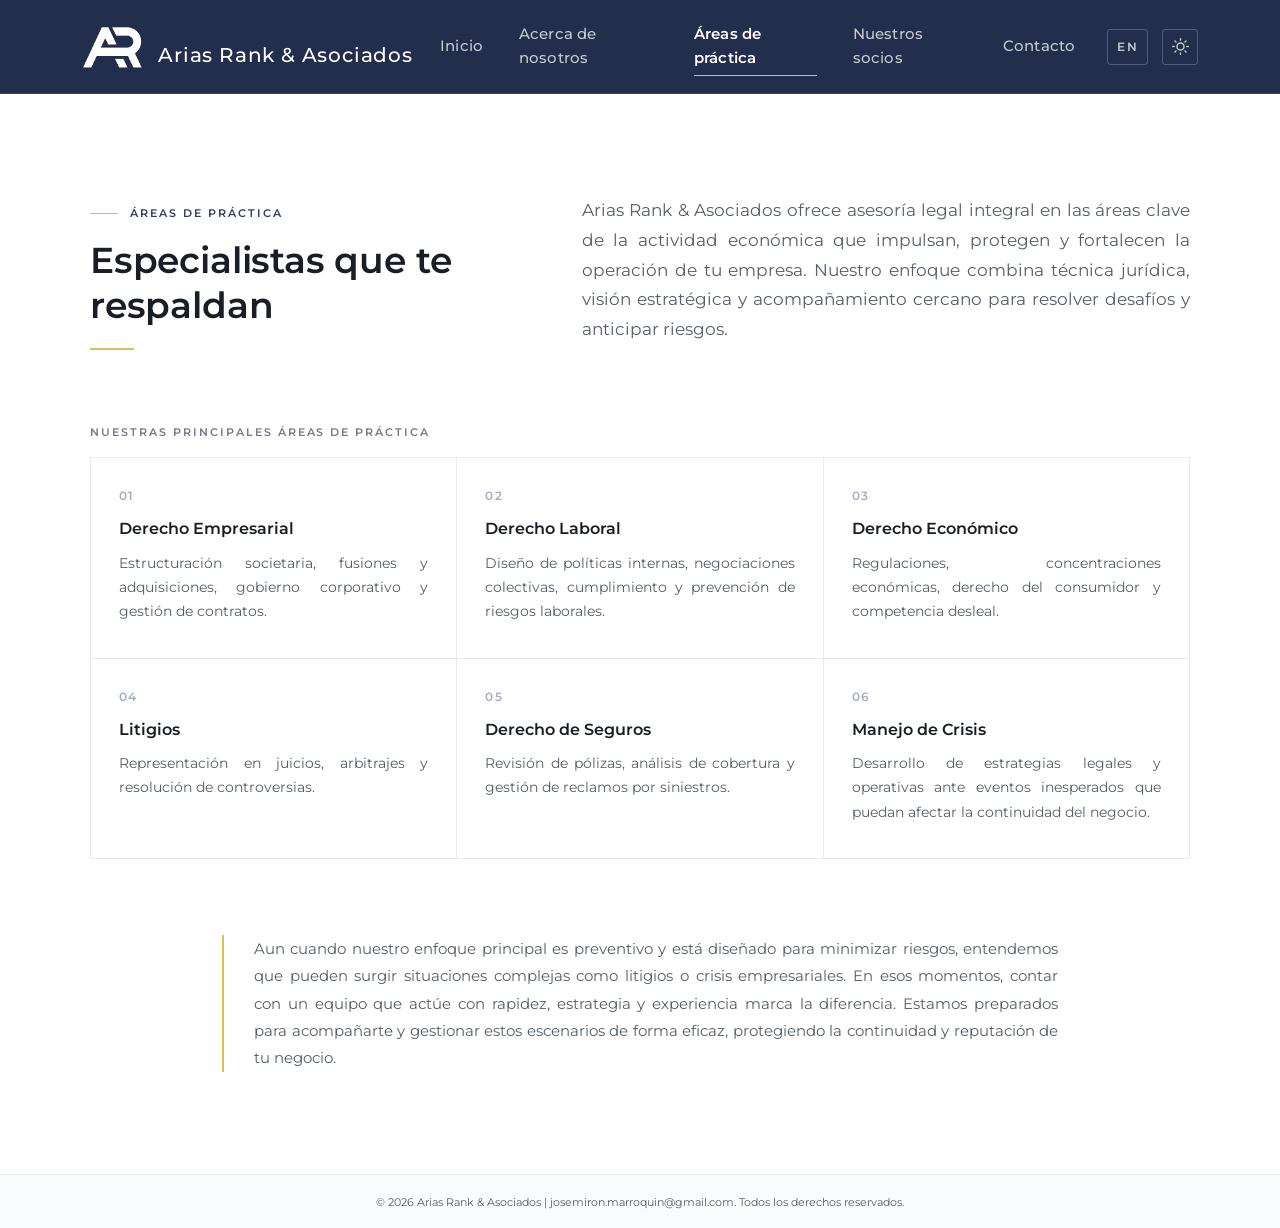
<file: practice-areas/index.html>
<!DOCTYPE html><html lang="es" data-theme="light" data-astro-cid-sckkx6r4> <head><meta charset="UTF-8"><meta name="viewport" content="width=device-width, initial-scale=1"><meta name="generator" content="Astro v5.16.12"><title>Áreas de práctica legal en El Salvador | Arias Rank</title><meta name="description" content="Derecho empresarial, laboral, económico, litigios, seguros y manejo de crisis. Seis áreas de práctica para proteger la operación de tu empresa en El Salvador."><link rel="canonical" href="https://www.ariasranklaw.com.sv/practice-areas/"><meta name="robots" content="index, follow, max-image-preview:large"><link rel="alternate" hreflang="es" href="https://www.ariasranklaw.com.sv/practice-areas/"><link rel="alternate" hreflang="en" href="https://www.ariasranklaw.com.sv/en/practice-areas/"><link rel="alternate" hreflang="x-default" href="https://www.ariasranklaw.com.sv/practice-areas/"><meta property="og:type" content="website"><meta property="og:site_name" content="Arias Rank &#38; Asociados"><meta property="og:title" content="Áreas de práctica legal en El Salvador | Arias Rank"><meta property="og:description" content="Derecho empresarial, laboral, económico, litigios, seguros y manejo de crisis. Seis áreas de práctica para proteger la operación de tu empresa en El Salvador."><meta property="og:locale" content="es_SV"><meta property="og:locale:alternate" content="en_US"><meta property="og:url" content="https://www.ariasranklaw.com.sv/practice-areas/"><meta property="og:image" content="https://www.ariasranklaw.com.sv/images/arias-rank-hero-5.jpg"><meta property="og:image:width" content="4032"><meta property="og:image:height" content="3024"><meta property="og:image:alt" content="Fachada e instalaciones del bufete"><meta name="twitter:card" content="summary_large_image"><meta name="twitter:title" content="Áreas de práctica legal en El Salvador | Arias Rank"><meta name="twitter:description" content="Derecho empresarial, laboral, económico, litigios, seguros y manejo de crisis. Seis áreas de práctica para proteger la operación de tu empresa en El Salvador."><meta name="twitter:image" content="https://www.ariasranklaw.com.sv/images/arias-rank-hero-5.jpg"><meta name="theme-color" content="#222e4b"><link rel="icon" type="image/svg+xml" href="../favicon.svg"><link rel="preconnect" href="https://fonts.googleapis.com"><link rel="preconnect" href="https://fonts.gstatic.com" crossorigin><link rel="stylesheet" href="https://fonts.googleapis.com/css2?family=Montserrat:ital,wght@0,100..900;1,100..900&display=swap"><link href="https://cdn.jsdelivr.net/npm/bootstrap@5.3.7/dist/css/bootstrap.min.css" rel="stylesheet" integrity="sha384-LN+7fdVzj6u52u30Kp6M/trliBMCMKTyK833zpbD+pXdCLuTusPj697FH4R/5mcr" crossorigin="anonymous"><link rel="stylesheet" href="../style.css"><script type="application/ld+json">{"@context":"https://schema.org","@graph":[{"@type":["LegalService","Organization"],"@id":"https://www.ariasranklaw.com.sv/#despacho","name":"Arias Rank & Asociados","alternateName":"Arias Rank & Associates","url":"https://www.ariasranklaw.com.sv/","logo":"https://www.ariasranklaw.com.sv/logo.svg","image":"https://www.ariasranklaw.com.sv/images/oficinas/fachada.jpg","telephone":"+503 2281-6800","email":"info@ariasranklaw.com.sv","address":{"@type":"PostalAddress","streetAddress":"99a avenida norte No. 661, colonia Escalón","addressLocality":"San Salvador","addressRegion":"San Salvador","postalCode":"1101","addressCountry":"SV"},"geo":{"@type":"GeoCoordinates","latitude":13.7111483,"longitude":-89.2470013},"areaServed":{"@type":"Country","name":"El Salvador"},"availableLanguage":["es","en"],"sameAs":["https://www.facebook.com/profile.php?id=61580276947423","https://www.instagram.com/ariasrank_law"],"openingHoursSpecification":[{"@type":"OpeningHoursSpecification","dayOfWeek":["Monday","Tuesday","Wednesday","Thursday","Friday"],"opens":"08:00","closes":"17:00"}],"hasOfferCatalog":{"@type":"OfferCatalog","name":"Áreas de práctica","itemListElement":[{"@type":"Offer","itemOffered":{"@type":"Service","name":"Derecho Empresarial","description":"Estructuración societaria, fusiones y adquisiciones, gobierno corporativo y gestión de contratos.","provider":{"@id":"https://www.ariasranklaw.com.sv/#despacho"}}},{"@type":"Offer","itemOffered":{"@type":"Service","name":"Derecho Laboral","description":"Diseño de políticas internas, negociaciones colectivas, cumplimiento y prevención de riesgos laborales.","provider":{"@id":"https://www.ariasranklaw.com.sv/#despacho"}}},{"@type":"Offer","itemOffered":{"@type":"Service","name":"Derecho Económico","description":"Regulaciones, concentraciones económicas, derecho del consumidor y competencia desleal.","provider":{"@id":"https://www.ariasranklaw.com.sv/#despacho"}}},{"@type":"Offer","itemOffered":{"@type":"Service","name":"Litigios","description":"Representación en juicios, arbitrajes y resolución de controversias.","provider":{"@id":"https://www.ariasranklaw.com.sv/#despacho"}}},{"@type":"Offer","itemOffered":{"@type":"Service","name":"Derecho de Seguros","description":"Revisión de pólizas, análisis de cobertura y gestión de reclamos por siniestros.","provider":{"@id":"https://www.ariasranklaw.com.sv/#despacho"}}},{"@type":"Offer","itemOffered":{"@type":"Service","name":"Manejo de Crisis","description":"Desarrollo de estrategias legales y operativas ante eventos inesperados que puedan afectar la continuidad del negocio.","provider":{"@id":"https://www.ariasranklaw.com.sv/#despacho"}}}]}},{"@type":"WebSite","@id":"https://www.ariasranklaw.com.sv/#sitio","url":"https://www.ariasranklaw.com.sv/","name":"Arias Rank & Asociados","inLanguage":"es","publisher":{"@id":"https://www.ariasranklaw.com.sv/#despacho"}},{"@type":"WebPage","@id":"https://www.ariasranklaw.com.sv/practice-areas/#pagina","url":"https://www.ariasranklaw.com.sv/practice-areas/","name":"Áreas de práctica legal en El Salvador | Arias Rank","description":"Derecho empresarial, laboral, económico, litigios, seguros y manejo de crisis. Seis áreas de práctica para proteger la operación de tu empresa en El Salvador.","inLanguage":"es","isPartOf":{"@id":"https://www.ariasranklaw.com.sv/#sitio"},"about":{"@id":"https://www.ariasranklaw.com.sv/#despacho"},"breadcrumb":{"@type":"BreadcrumbList","itemListElement":[{"@type":"ListItem","position":1,"name":"Inicio","item":"https://www.ariasranklaw.com.sv/"},{"@type":"ListItem","position":2,"name":"Áreas de práctica","item":"https://www.ariasranklaw.com.sv/practice-areas/"}]}}]}</script><!--
			Tema: LIGHT por defecto, siempre.
			Solo se cambia a dark si el usuario lo eligió explícitamente antes.
			No se consulta prefers-color-scheme a propósito.
		--><script>
			(function () {
				try {
					if (localStorage.getItem('theme') === 'dark') {
						document.documentElement.setAttribute('data-theme', 'dark');
					}
				} catch (e) { /* almacenamiento bloqueado: se queda en light */ }
			})();
		</script><style>html,body{margin:0;width:100%}
</style></head> <body data-astro-cid-sckkx6r4> <a class="skip-link" href="#contenido" data-astro-cid-sckkx6r4>Saltar al contenido</a> <div class="wrapper" data-astro-cid-sckkx6r4> <div id="contenido" data-astro-cid-sckkx6r4>  <nav class="navbar navbar-expand-lg p-1 navbar-dark"> <div class="container"> <a href="../" class="d-flex align-items-center justify-content-center navbar-brand fs-5"> <img src="../logo_w.svg" alt="Logotipo de Arias Rank" class="img-fluid" width="75" height="75"> <p class="mt-3 ms-2">Arias Rank &amp; Asociados</p> </a> <button class="navbar-toggler" type="button" data-bs-toggle="collapse" data-bs-target="#navbarSupportedContent" aria-controls="navbarSupportedContent" aria-expanded="false" aria-label="Abrir o cerrar la navegación"> <span class="navbar-toggler-icon"></span> </button> <div class="collapse navbar-collapse" id="navbarSupportedContent"> <ul class="navbar-nav ms-auto align-items-center"> <li class="nav-item"> <a class="nav-link " href="../">Inicio</a> </li><li class="nav-item"> <a class="nav-link " href="../about/">Acerca de nosotros</a> </li><li class="nav-item"> <a class="nav-link active" href="../practice-areas/">Áreas de práctica</a> </li><li class="nav-item"> <a class="nav-link " href="../team/">Nuestros socios</a> </li><li class="nav-item"> <a class="nav-link " href="../contact-us/">Contacto</a> </li> <li class="nav-item"> <div class="navbar-utiles">  <a class="lang-toggle" href="../en/practice-areas/" lang="en" hreflang="en" aria-label="View this site in English" title="View this site in English">EN</a> <button class="theme-toggle" aria-label="Cambiar a tema oscuro" title="Cambiar tema" type="button" data-a-oscuro="Cambiar a tema oscuro" data-a-claro="Cambiar a tema claro"> <svg class="icon-sun" viewBox="0 0 24 24" fill="none" stroke="currentColor" stroke-width="2" stroke-linecap="round"> <circle cx="12" cy="12" r="5"></circle><path d="M12 1v2M12 21v2M4.22 4.22l1.42 1.42M18.36 18.36l1.42 1.42M1 12h2M21 12h2M4.22 19.78l1.42-1.42M18.36 5.64l1.42-1.42"></path> </svg> <svg class="icon-moon" viewBox="0 0 24 24" fill="none" stroke="currentColor" stroke-width="2" stroke-linecap="round"> <path d="M21 12.79A9 9 0 1 1 11.21 3 7 7 0 0 0 21 12.79z"></path> </svg> </button> </div> </li> </ul> </div> </div> </nav> <section class="practice" id="areas-derecho" aria-labelledby="practice-title"> <!-- Encabezado asimétrico: rótulo y título a la izquierda, entrada a la derecha --> <div class="practice-head anim-hidden anim-hidden-fade-up"> <div class="practice-head-title"> <span class="pill">Áreas de práctica</span>  <h1 id="practice-title" class="h2">Especialistas que te respaldan</h1> </div> <p class="practice-intro">Arias Rank &amp; Asociados ofrece asesoría legal integral en las áreas clave de la actividad económica que impulsan, protegen y fortalecen la operación de tu empresa. Nuestro enfoque combina técnica jurídica, visión estratégica y acompañamiento cercano para resolver desafíos y anticipar riesgos.</p> </div>  <h2 class="practice-kicker">Nuestras principales áreas de práctica</h2> <div class="practice-grid anim-stagger"> <article class="practice-card" aria-label="Derecho Empresarial"> <span class="practice-num" aria-hidden="true">01</span> <h3 class="practice-name">Derecho Empresarial</h3> <p class="practice-desc">Estructuración societaria, fusiones y adquisiciones, gobierno corporativo y gestión de contratos.</p> </article><article class="practice-card" aria-label="Derecho Laboral"> <span class="practice-num" aria-hidden="true">02</span> <h3 class="practice-name">Derecho Laboral</h3> <p class="practice-desc">Diseño de políticas internas, negociaciones colectivas, cumplimiento y prevención de riesgos laborales.</p> </article><article class="practice-card" aria-label="Derecho Económico"> <span class="practice-num" aria-hidden="true">03</span> <h3 class="practice-name">Derecho Económico</h3> <p class="practice-desc">Regulaciones, concentraciones económicas, derecho del consumidor y competencia desleal.</p> </article><article class="practice-card" aria-label="Litigios"> <span class="practice-num" aria-hidden="true">04</span> <h3 class="practice-name">Litigios</h3> <p class="practice-desc">Representación en juicios, arbitrajes y resolución de controversias.</p> </article><article class="practice-card" aria-label="Derecho de Seguros"> <span class="practice-num" aria-hidden="true">05</span> <h3 class="practice-name">Derecho de Seguros</h3> <p class="practice-desc">Revisión de pólizas, análisis de cobertura y gestión de reclamos por siniestros.</p> </article><article class="practice-card" aria-label="Manejo de Crisis"> <span class="practice-num" aria-hidden="true">06</span> <h3 class="practice-name">Manejo de Crisis</h3> <p class="practice-desc">Desarrollo de estrategias legales y operativas ante eventos inesperados que puedan afectar la continuidad del negocio.</p> </article> </div> <!-- Cierre: nota al margen, marcada con filete dorado --> <aside class="practice-note anim-hidden anim-hidden-fade-up"> <p>Aun cuando nuestro enfoque principal es preventivo y está diseñado para minimizar riesgos, entendemos que pueden surgir situaciones complejas como litigios o crisis empresariales. En esos momentos, contar con un equipo que actúe con rapidez, estrategia y experiencia marca la diferencia. Estamos preparados para acompañarte y gestionar estos escenarios de forma eficaz, protegiendo la continuidad y reputación de tu negocio.</p> </aside> </section>  </div> <footer class="footer mt-auto"> <div class="container text-center p-3"> <small>© 2026 Arias Rank & Asociados | josemiron.marroquin@gmail.com. Todos los derechos reservados.</small> </div> </footer> </div> <button class="back-to-top" type="button" aria-label="Volver arriba" data-astro-cid-sckkx6r4> <svg viewBox="0 0 24 24" fill="none" stroke="currentColor" stroke-width="2.2" stroke-linecap="round" stroke-linejoin="round" aria-hidden="true" data-astro-cid-sckkx6r4> <path d="M12 19V5M5 12l7-7 7 7" data-astro-cid-sckkx6r4></path> </svg> </button>  <script defer src="https://cdn.jsdelivr.net/npm/bootstrap@5.3.7/dist/js/bootstrap.min.js" integrity="sha384-7qAoOXltbVP82dhxHAUje59V5r2YsVfBafyUDxEdApLPmcdhBPg1DKg1ERo0BZlK" crossorigin="anonymous"></script> </body> <script type="module">const r={"anim-hidden-fade-in":"anim-fade-in","anim-hidden-fade-up":"anim-fade-up","anim-hidden-fade-down":"anim-fade-down","anim-hidden-slide-left":"anim-slide-left","anim-hidden-slide-right":"anim-slide-right","anim-hidden-scale-in":"anim-scale-in","anim-hidden-blur-in":"anim-blur-in"},o=new IntersectionObserver(t=>{t.forEach(i=>{if(!i.isIntersecting)return;const e=i.target;e.classList.contains("animate-section")&&(e.classList.add("animate-fading"),e.classList.remove("animate-section"));for(const[a,s]of Object.entries(r))if(e.classList.contains(a)){e.classList.remove(a,"anim-hidden"),e.classList.add(s);break}e.classList.contains("anim-stagger")&&e.classList.add("anim-active"),o.unobserve(e)})},{threshold:.1,rootMargin:"0px 0px -40px 0px"});document.querySelectorAll('.animate-section, [class*="anim-hidden"], .anim-stagger').forEach(t=>o.observe(t));document.querySelectorAll(".theme-toggle").forEach(t=>{t.addEventListener("click",()=>{const i=document.documentElement,e=i.getAttribute("data-theme")==="dark"?"light":"dark";i.setAttribute("data-theme",e);try{localStorage.setItem("theme",e)}catch{}const a=e==="dark"?t.dataset.aClaro:t.dataset.aOscuro;a&&t.setAttribute("aria-label",a)})});const d=document.querySelector(".back-to-top");let n=!1;function c(){d?.classList.toggle("is-visible",window.scrollY>600),n=!1}window.addEventListener("scroll",()=>{n||(n=!0,requestAnimationFrame(c))},{passive:!0});c();d?.addEventListener("click",()=>{const t=window.matchMedia("(prefers-reduced-motion: reduce)").matches;window.scrollTo({top:0,behavior:t?"auto":"smooth"})});</script> </html>
</file>
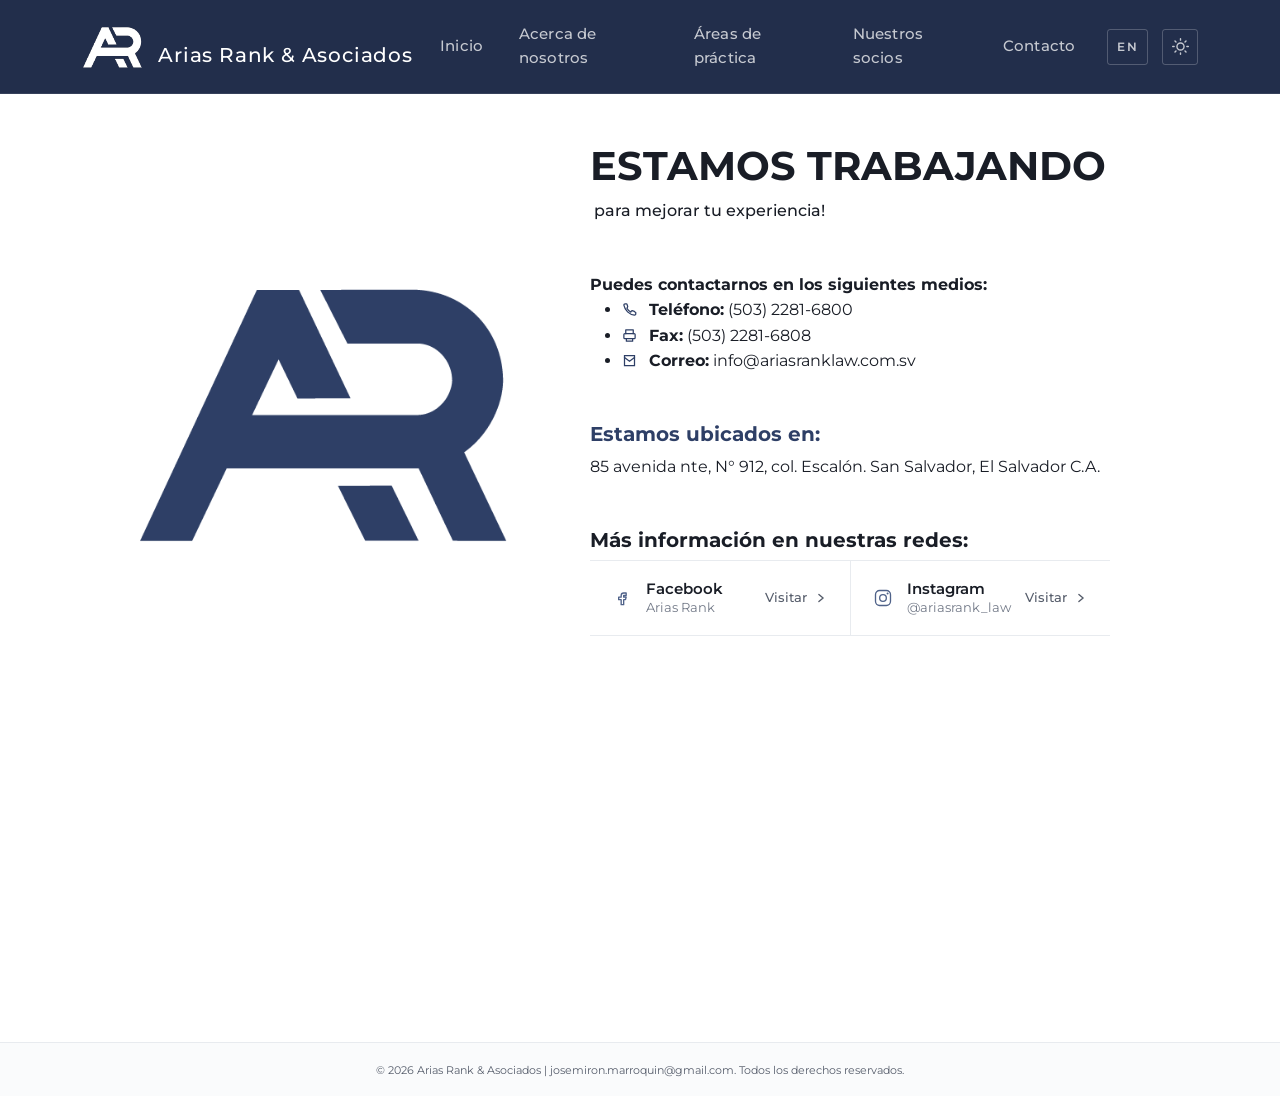
<file: progress/index.html>
<!DOCTYPE html><html lang="es" data-theme="light" data-astro-cid-sckkx6r4> <head><meta charset="UTF-8"><meta name="viewport" content="width=device-width, initial-scale=1"><meta name="generator" content="Astro v5.16.12"><title>En construcción | Arias Rank &amp; Asociados</title><meta name="description" content="Estamos trabajando en esta sección. Contacta a Arias Rank &#38; Asociados por teléfono o correo mientras tanto."><link rel="canonical" href="https://www.ariasranklaw.com.sv/progress/"><meta name="robots" content="noindex, follow"><link rel="alternate" hreflang="es" href="https://www.ariasranklaw.com.sv/progress/"><link rel="alternate" hreflang="en" href="https://www.ariasranklaw.com.sv/en/progress/"><link rel="alternate" hreflang="x-default" href="https://www.ariasranklaw.com.sv/progress/"><meta property="og:type" content="website"><meta property="og:site_name" content="Arias Rank &#38; Asociados"><meta property="og:title" content="En construcción | Arias Rank &#38; Asociados"><meta property="og:description" content="Estamos trabajando en esta sección. Contacta a Arias Rank &#38; Asociados por teléfono o correo mientras tanto."><meta property="og:locale" content="es_SV"><meta property="og:locale:alternate" content="en_US"><meta property="og:url" content="https://www.ariasranklaw.com.sv/progress/"><meta property="og:image" content="https://www.ariasranklaw.com.sv/images/arias-rank-hero-5.jpg"><meta property="og:image:width" content="4032"><meta property="og:image:height" content="3024"><meta property="og:image:alt" content="Fachada e instalaciones del bufete"><meta name="twitter:card" content="summary_large_image"><meta name="twitter:title" content="En construcción | Arias Rank &#38; Asociados"><meta name="twitter:description" content="Estamos trabajando en esta sección. Contacta a Arias Rank &#38; Asociados por teléfono o correo mientras tanto."><meta name="twitter:image" content="https://www.ariasranklaw.com.sv/images/arias-rank-hero-5.jpg"><meta name="theme-color" content="#222e4b"><link rel="icon" type="image/svg+xml" href="../favicon.svg"><link rel="preconnect" href="https://fonts.googleapis.com"><link rel="preconnect" href="https://fonts.gstatic.com" crossorigin><link rel="stylesheet" href="https://fonts.googleapis.com/css2?family=Montserrat:ital,wght@0,100..900;1,100..900&display=swap"><link href="https://cdn.jsdelivr.net/npm/bootstrap@5.3.7/dist/css/bootstrap.min.css" rel="stylesheet" integrity="sha384-LN+7fdVzj6u52u30Kp6M/trliBMCMKTyK833zpbD+pXdCLuTusPj697FH4R/5mcr" crossorigin="anonymous"><link rel="stylesheet" href="../style.css"><script type="application/ld+json">{"@context":"https://schema.org","@graph":[{"@type":["LegalService","Organization"],"@id":"https://www.ariasranklaw.com.sv/#despacho","name":"Arias Rank & Asociados","alternateName":"Arias Rank & Associates","url":"https://www.ariasranklaw.com.sv/","logo":"https://www.ariasranklaw.com.sv/logo.svg","image":"https://www.ariasranklaw.com.sv/images/oficinas/fachada.jpg","telephone":"+503 2281-6800","email":"info@ariasranklaw.com.sv","address":{"@type":"PostalAddress","streetAddress":"99a avenida norte No. 661, colonia Escalón","addressLocality":"San Salvador","addressRegion":"San Salvador","postalCode":"1101","addressCountry":"SV"},"geo":{"@type":"GeoCoordinates","latitude":13.7111483,"longitude":-89.2470013},"areaServed":{"@type":"Country","name":"El Salvador"},"availableLanguage":["es","en"],"sameAs":["https://www.facebook.com/profile.php?id=61580276947423","https://www.instagram.com/ariasrank_law"],"openingHoursSpecification":[{"@type":"OpeningHoursSpecification","dayOfWeek":["Monday","Tuesday","Wednesday","Thursday","Friday"],"opens":"08:00","closes":"17:00"}],"hasOfferCatalog":{"@type":"OfferCatalog","name":"Áreas de práctica","itemListElement":[{"@type":"Offer","itemOffered":{"@type":"Service","name":"Derecho Empresarial","description":"Estructuración societaria, fusiones y adquisiciones, gobierno corporativo y gestión de contratos.","provider":{"@id":"https://www.ariasranklaw.com.sv/#despacho"}}},{"@type":"Offer","itemOffered":{"@type":"Service","name":"Derecho Laboral","description":"Diseño de políticas internas, negociaciones colectivas, cumplimiento y prevención de riesgos laborales.","provider":{"@id":"https://www.ariasranklaw.com.sv/#despacho"}}},{"@type":"Offer","itemOffered":{"@type":"Service","name":"Derecho Económico","description":"Regulaciones, concentraciones económicas, derecho del consumidor y competencia desleal.","provider":{"@id":"https://www.ariasranklaw.com.sv/#despacho"}}},{"@type":"Offer","itemOffered":{"@type":"Service","name":"Litigios","description":"Representación en juicios, arbitrajes y resolución de controversias.","provider":{"@id":"https://www.ariasranklaw.com.sv/#despacho"}}},{"@type":"Offer","itemOffered":{"@type":"Service","name":"Derecho de Seguros","description":"Revisión de pólizas, análisis de cobertura y gestión de reclamos por siniestros.","provider":{"@id":"https://www.ariasranklaw.com.sv/#despacho"}}},{"@type":"Offer","itemOffered":{"@type":"Service","name":"Manejo de Crisis","description":"Desarrollo de estrategias legales y operativas ante eventos inesperados que puedan afectar la continuidad del negocio.","provider":{"@id":"https://www.ariasranklaw.com.sv/#despacho"}}}]}},{"@type":"WebSite","@id":"https://www.ariasranklaw.com.sv/#sitio","url":"https://www.ariasranklaw.com.sv/","name":"Arias Rank & Asociados","inLanguage":"es","publisher":{"@id":"https://www.ariasranklaw.com.sv/#despacho"}},{"@type":"WebPage","@id":"https://www.ariasranklaw.com.sv/progress/#pagina","url":"https://www.ariasranklaw.com.sv/progress/","name":"En construcción | Arias Rank & Asociados","description":"Estamos trabajando en esta sección. Contacta a Arias Rank & Asociados por teléfono o correo mientras tanto.","inLanguage":"es","isPartOf":{"@id":"https://www.ariasranklaw.com.sv/#sitio"},"about":{"@id":"https://www.ariasranklaw.com.sv/#despacho"},"breadcrumb":{"@type":"BreadcrumbList","itemListElement":[{"@type":"ListItem","position":1,"name":"Inicio","item":"https://www.ariasranklaw.com.sv/"},{"@type":"ListItem","position":2,"name":"En construcción | Arias Rank & Asociados","item":"https://www.ariasranklaw.com.sv/progress/"}]}}]}</script><!--
			Tema: LIGHT por defecto, siempre.
			Solo se cambia a dark si el usuario lo eligió explícitamente antes.
			No se consulta prefers-color-scheme a propósito.
		--><script>
			(function () {
				try {
					if (localStorage.getItem('theme') === 'dark') {
						document.documentElement.setAttribute('data-theme', 'dark');
					}
				} catch (e) { /* almacenamiento bloqueado: se queda en light */ }
			})();
		</script><style>.icono-dato[data-astro-cid-2hwcu4xu]{width:15px;height:15px;margin-right:.5rem;vertical-align:-2px;color:var(--accent-ink)}.socials[data-astro-cid-2hwcu4xu]{display:grid;gap:0;grid-template-columns:repeat(2,minmax(0,1fr));max-width:720px;border-top:1px solid var(--rule);border-bottom:1px solid var(--rule)}@media(max-width:560px){.socials[data-astro-cid-2hwcu4xu]{grid-template-columns:1fr}.social-card[data-astro-cid-2hwcu4xu]+.social-card[data-astro-cid-2hwcu4xu]{border-top:1px solid var(--rule)}}@media(min-width:561px){.social-card[data-astro-cid-2hwcu4xu]+.social-card[data-astro-cid-2hwcu4xu]{border-left:1px solid var(--rule)}}.social-card[data-astro-cid-2hwcu4xu]{display:flex;align-items:center;gap:14px;background:transparent;border:0;border-radius:0;padding:20px 22px;box-shadow:none;text-decoration:none;color:var(--ink);transition:background-color var(--t) var(--ease)}.social-card[data-astro-cid-2hwcu4xu]:hover{background:var(--bg-alt)}.social-icon[data-astro-cid-2hwcu4xu]{width:20px;height:20px;flex:0 0 20px;color:var(--navy-500)}[data-astro-cid-2hwcu4xu][data-theme=dark] .social-icon[data-astro-cid-2hwcu4xu]{color:var(--navy-300)}.social-meta[data-astro-cid-2hwcu4xu]{display:flex;flex-direction:column;gap:2px}.social-title[data-astro-cid-2hwcu4xu]{font:600 14.5px/1.2 Montserrat,sans-serif;margin:0;color:var(--ink)}.social-handle[data-astro-cid-2hwcu4xu]{font:400 12.5px/1.2 Montserrat,sans-serif;color:var(--muted);margin:0}.social-link[data-astro-cid-2hwcu4xu]{position:relative;margin-left:auto;margin-bottom:0;display:inline-flex;align-items:center;gap:7px;font:500 12.5px/1.2 Montserrat,sans-serif;color:var(--ink-soft);text-decoration:none;transition:color var(--t) var(--ease)}.social-link[data-astro-cid-2hwcu4xu]:after{content:"";position:absolute;left:0;right:0;bottom:-3px;height:1px;background:var(--gold-400);transform:scaleX(0);transform-origin:0 50%;transition:transform var(--t) var(--ease)}.social-card[data-astro-cid-2hwcu4xu]:hover .social-link[data-astro-cid-2hwcu4xu]{color:var(--navy-600)}.social-card[data-astro-cid-2hwcu4xu]:hover .social-link[data-astro-cid-2hwcu4xu]:after{transform:scaleX(1)}[data-astro-cid-2hwcu4xu][data-theme=dark] .social-card[data-astro-cid-2hwcu4xu]:hover .social-link[data-astro-cid-2hwcu4xu]{color:var(--gold-300)}.social-link[data-astro-cid-2hwcu4xu]:focus-visible{outline:2px solid var(--ring);outline-offset:3px}.chev[data-astro-cid-2hwcu4xu]{width:14px;height:14px;transition:transform var(--t) var(--ease)}.social-card[data-astro-cid-2hwcu4xu]:hover .chev[data-astro-cid-2hwcu4xu]{transform:translate(3px)}.social-icon[data-astro-cid-2hwcu4xu]{transition:color var(--t) var(--ease)}.social-card[data-astro-cid-2hwcu4xu]:hover .social-icon[data-astro-cid-2hwcu4xu]{color:var(--navy-600)}[data-astro-cid-2hwcu4xu][data-theme=dark] .social-card[data-astro-cid-2hwcu4xu]:hover .social-icon[data-astro-cid-2hwcu4xu]{color:var(--gold-300)}
html,body{margin:0;width:100%}
</style></head> <body data-astro-cid-sckkx6r4> <a class="skip-link" href="#contenido" data-astro-cid-sckkx6r4>Saltar al contenido</a> <div class="wrapper" data-astro-cid-sckkx6r4> <div id="contenido" data-astro-cid-sckkx6r4>  <nav class="navbar navbar-expand-lg p-1 navbar-dark"> <div class="container"> <a href="../" class="d-flex align-items-center justify-content-center navbar-brand fs-5"> <img src="../logo_w.svg" alt="Logotipo de Arias Rank" class="img-fluid" width="75" height="75"> <p class="mt-3 ms-2">Arias Rank &amp; Asociados</p> </a> <button class="navbar-toggler" type="button" data-bs-toggle="collapse" data-bs-target="#navbarSupportedContent" aria-controls="navbarSupportedContent" aria-expanded="false" aria-label="Abrir o cerrar la navegación"> <span class="navbar-toggler-icon"></span> </button> <div class="collapse navbar-collapse" id="navbarSupportedContent"> <ul class="navbar-nav ms-auto align-items-center"> <li class="nav-item"> <a class="nav-link " href="../">Inicio</a> </li><li class="nav-item"> <a class="nav-link " href="../about/">Acerca de nosotros</a> </li><li class="nav-item"> <a class="nav-link " href="../practice-areas/">Áreas de práctica</a> </li><li class="nav-item"> <a class="nav-link " href="../team/">Nuestros socios</a> </li><li class="nav-item"> <a class="nav-link " href="../contact-us/">Contacto</a> </li> <li class="nav-item"> <div class="navbar-utiles">  <a class="lang-toggle" href="../en/progress/" lang="en" hreflang="en" aria-label="View this site in English" title="View this site in English">EN</a> <button class="theme-toggle" aria-label="Cambiar a tema oscuro" title="Cambiar tema" type="button" data-a-oscuro="Cambiar a tema oscuro" data-a-claro="Cambiar a tema claro"> <svg class="icon-sun" viewBox="0 0 24 24" fill="none" stroke="currentColor" stroke-width="2" stroke-linecap="round"> <circle cx="12" cy="12" r="5"></circle><path d="M12 1v2M12 21v2M4.22 4.22l1.42 1.42M18.36 18.36l1.42 1.42M1 12h2M21 12h2M4.22 19.78l1.42-1.42M18.36 5.64l1.42-1.42"></path> </svg> <svg class="icon-moon" viewBox="0 0 24 24" fill="none" stroke="currentColor" stroke-width="2" stroke-linecap="round"> <path d="M21 12.79A9 9 0 1 1 11.21 3 7 7 0 0 0 21 12.79z"></path> </svg> </button> </div> </li> </ul> </div> </div> </nav> <div class="container mt-5" style="min-height: 100vh;" data-astro-cid-2hwcu4xu> <div class="ctn-404" data-astro-cid-2hwcu4xu> <img src="../logo.svg" alt="arias-rank" class="img-fluid" data-astro-cid-2hwcu4xu> <div class="ms-2" data-astro-cid-2hwcu4xu> <h1 class="mb-2 fw-bold" data-astro-cid-2hwcu4xu>ESTAMOS TRABAJANDO</h1> <p class="ms-1 fw-medium mb-5" data-astro-cid-2hwcu4xu>para mejorar tu experiencia!</p> <strong class="mt-5 contactos" data-astro-cid-2hwcu4xu>Puedes contactarnos en los siguientes medios:</strong> <ul class="contact-404" data-astro-cid-2hwcu4xu> <li data-astro-cid-2hwcu4xu> <svg class="icono-dato" viewBox="0 0 24 24" fill="none" stroke="currentColor" stroke-width="2" stroke-linecap="round" aria-hidden="true" data-astro-cid-2hwcu4xu><path d="M22 16.92V19a2 2 0 0 1-2.18 2A19.78 19.78 0 0 1 3 5.18 2 2 0 0 1 5 3h2.09a1 1 0 0 1 1 .75l1 3.49a1 1 0 0 1-.29 1L7.91 10.1a16 16 0 0 0 6 6l1.37-1.89a1 1 0 0 1 1-.29l3.49 1a1 1 0 0 1 .74 1Z" data-astro-cid-2hwcu4xu></path></svg> <strong data-astro-cid-2hwcu4xu>Teléfono:</strong> (503) 2281-6800 </li> <li data-astro-cid-2hwcu4xu> <svg class="icono-dato" viewBox="0 0 24 24" fill="none" stroke="currentColor" stroke-width="2" stroke-linecap="round" stroke-linejoin="round" aria-hidden="true" data-astro-cid-2hwcu4xu><path d="M6 9V3h12v6" data-astro-cid-2hwcu4xu></path><rect x="3" y="9" width="18" height="8" rx="1.5" data-astro-cid-2hwcu4xu></rect><path d="M7 17v4h10v-4" data-astro-cid-2hwcu4xu></path></svg> <strong data-astro-cid-2hwcu4xu>Fax:</strong> (503) 2281-6808 </li> <li data-astro-cid-2hwcu4xu> <svg class="icono-dato" viewBox="0 0 24 24" fill="none" stroke="currentColor" stroke-width="2" stroke-linecap="round" aria-hidden="true" data-astro-cid-2hwcu4xu><path d="M4 4h16v16H4z" data-astro-cid-2hwcu4xu></path><path d="M4 7l8 6 8-6" data-astro-cid-2hwcu4xu></path></svg> <strong data-astro-cid-2hwcu4xu>Correo:</strong> info@ariasranklaw.com.sv </li> </ul> <div class="mt-5" data-astro-cid-2hwcu4xu> <h2 class="h5 fw-bold" style="color: var(--accent-ink);" data-astro-cid-2hwcu4xu> Estamos ubicados en: </h2> <p data-astro-cid-2hwcu4xu>85 avenida nte, N° 912, col. Escalón. San Salvador, El Salvador C.A.</p> </div> <!-- Banda de redes --> <h2 class="h5 fw-bold mt-5" data-astro-cid-2hwcu4xu>Más información en nuestras redes:</h2> <div class="socials mb-5" aria-label="Perfiles oficiales en redes sociales" data-astro-cid-2hwcu4xu> <a class="social-card" href="https://www.facebook.com/profile.php?id=61580276947423" target="_blank" rel="noopener" aria-label="Abrir Facebook Arias Rank" data-astro-cid-2hwcu4xu> <svg class="social-icon" viewBox="0 0 24 24" fill="none" aria-hidden="true" data-astro-cid-2hwcu4xu><path d="M14 9h3V6h-3c-1.7 0-3 1.3-3 3v2H8v3h3v6h3v-6h2.2l.8-3H14V9z" stroke="currentColor" stroke-width="1.6" stroke-linecap="round" stroke-linejoin="round"/></svg> <div class="social-meta" data-astro-cid-2hwcu4xu> <p class="social-title" data-astro-cid-2hwcu4xu>Facebook</p> <p class="social-handle" data-astro-cid-2hwcu4xu>Arias Rank</p> </div> <p class="social-link" data-astro-cid-2hwcu4xu> Visitar <svg class="chev" viewBox="0 0 20 20" fill="none" aria-hidden="true" data-astro-cid-2hwcu4xu> <path d="M7 5l6 5-6 5" stroke="currentColor" stroke-width="2" stroke-linecap="round" stroke-linejoin="round" data-astro-cid-2hwcu4xu></path> </svg> </p> </a><a class="social-card" href="https://www.instagram.com/ariasrank_law" target="_blank" rel="noopener" aria-label="Abrir Instagram @ariasrank_law" data-astro-cid-2hwcu4xu> <svg class="social-icon" viewBox="0 0 24 24" fill="none" aria-hidden="true" data-astro-cid-2hwcu4xu><rect x="3" y="3" width="18" height="18" rx="5" stroke="currentColor" stroke-width="1.6"/><circle cx="12" cy="12" r="4" stroke="currentColor" stroke-width="1.6"/><circle cx="17.5" cy="6.5" r="1.2" fill="currentColor"/></svg> <div class="social-meta" data-astro-cid-2hwcu4xu> <p class="social-title" data-astro-cid-2hwcu4xu>Instagram</p> <p class="social-handle" data-astro-cid-2hwcu4xu>@ariasrank_law</p> </div> <p class="social-link" data-astro-cid-2hwcu4xu> Visitar <svg class="chev" viewBox="0 0 20 20" fill="none" aria-hidden="true" data-astro-cid-2hwcu4xu> <path d="M7 5l6 5-6 5" stroke="currentColor" stroke-width="2" stroke-linecap="round" stroke-linejoin="round" data-astro-cid-2hwcu4xu></path> </svg> </p> </a> </div> </div> </div> </div>   </div> <footer class="footer mt-auto"> <div class="container text-center p-3"> <small>© 2026 Arias Rank & Asociados | josemiron.marroquin@gmail.com. Todos los derechos reservados.</small> </div> </footer> </div> <button class="back-to-top" type="button" aria-label="Volver arriba" data-astro-cid-sckkx6r4> <svg viewBox="0 0 24 24" fill="none" stroke="currentColor" stroke-width="2.2" stroke-linecap="round" stroke-linejoin="round" aria-hidden="true" data-astro-cid-sckkx6r4> <path d="M12 19V5M5 12l7-7 7 7" data-astro-cid-sckkx6r4></path> </svg> </button>  <script defer src="https://cdn.jsdelivr.net/npm/bootstrap@5.3.7/dist/js/bootstrap.min.js" integrity="sha384-7qAoOXltbVP82dhxHAUje59V5r2YsVfBafyUDxEdApLPmcdhBPg1DKg1ERo0BZlK" crossorigin="anonymous"></script> </body> <script type="module">const r={"anim-hidden-fade-in":"anim-fade-in","anim-hidden-fade-up":"anim-fade-up","anim-hidden-fade-down":"anim-fade-down","anim-hidden-slide-left":"anim-slide-left","anim-hidden-slide-right":"anim-slide-right","anim-hidden-scale-in":"anim-scale-in","anim-hidden-blur-in":"anim-blur-in"},o=new IntersectionObserver(t=>{t.forEach(i=>{if(!i.isIntersecting)return;const e=i.target;e.classList.contains("animate-section")&&(e.classList.add("animate-fading"),e.classList.remove("animate-section"));for(const[a,s]of Object.entries(r))if(e.classList.contains(a)){e.classList.remove(a,"anim-hidden"),e.classList.add(s);break}e.classList.contains("anim-stagger")&&e.classList.add("anim-active"),o.unobserve(e)})},{threshold:.1,rootMargin:"0px 0px -40px 0px"});document.querySelectorAll('.animate-section, [class*="anim-hidden"], .anim-stagger').forEach(t=>o.observe(t));document.querySelectorAll(".theme-toggle").forEach(t=>{t.addEventListener("click",()=>{const i=document.documentElement,e=i.getAttribute("data-theme")==="dark"?"light":"dark";i.setAttribute("data-theme",e);try{localStorage.setItem("theme",e)}catch{}const a=e==="dark"?t.dataset.aClaro:t.dataset.aOscuro;a&&t.setAttribute("aria-label",a)})});const d=document.querySelector(".back-to-top");let n=!1;function c(){d?.classList.toggle("is-visible",window.scrollY>600),n=!1}window.addEventListener("scroll",()=>{n||(n=!0,requestAnimationFrame(c))},{passive:!0});c();d?.addEventListener("click",()=>{const t=window.matchMedia("(prefers-reduced-motion: reduce)").matches;window.scrollTo({top:0,behavior:t?"auto":"smooth"})});</script> </html>
</file>
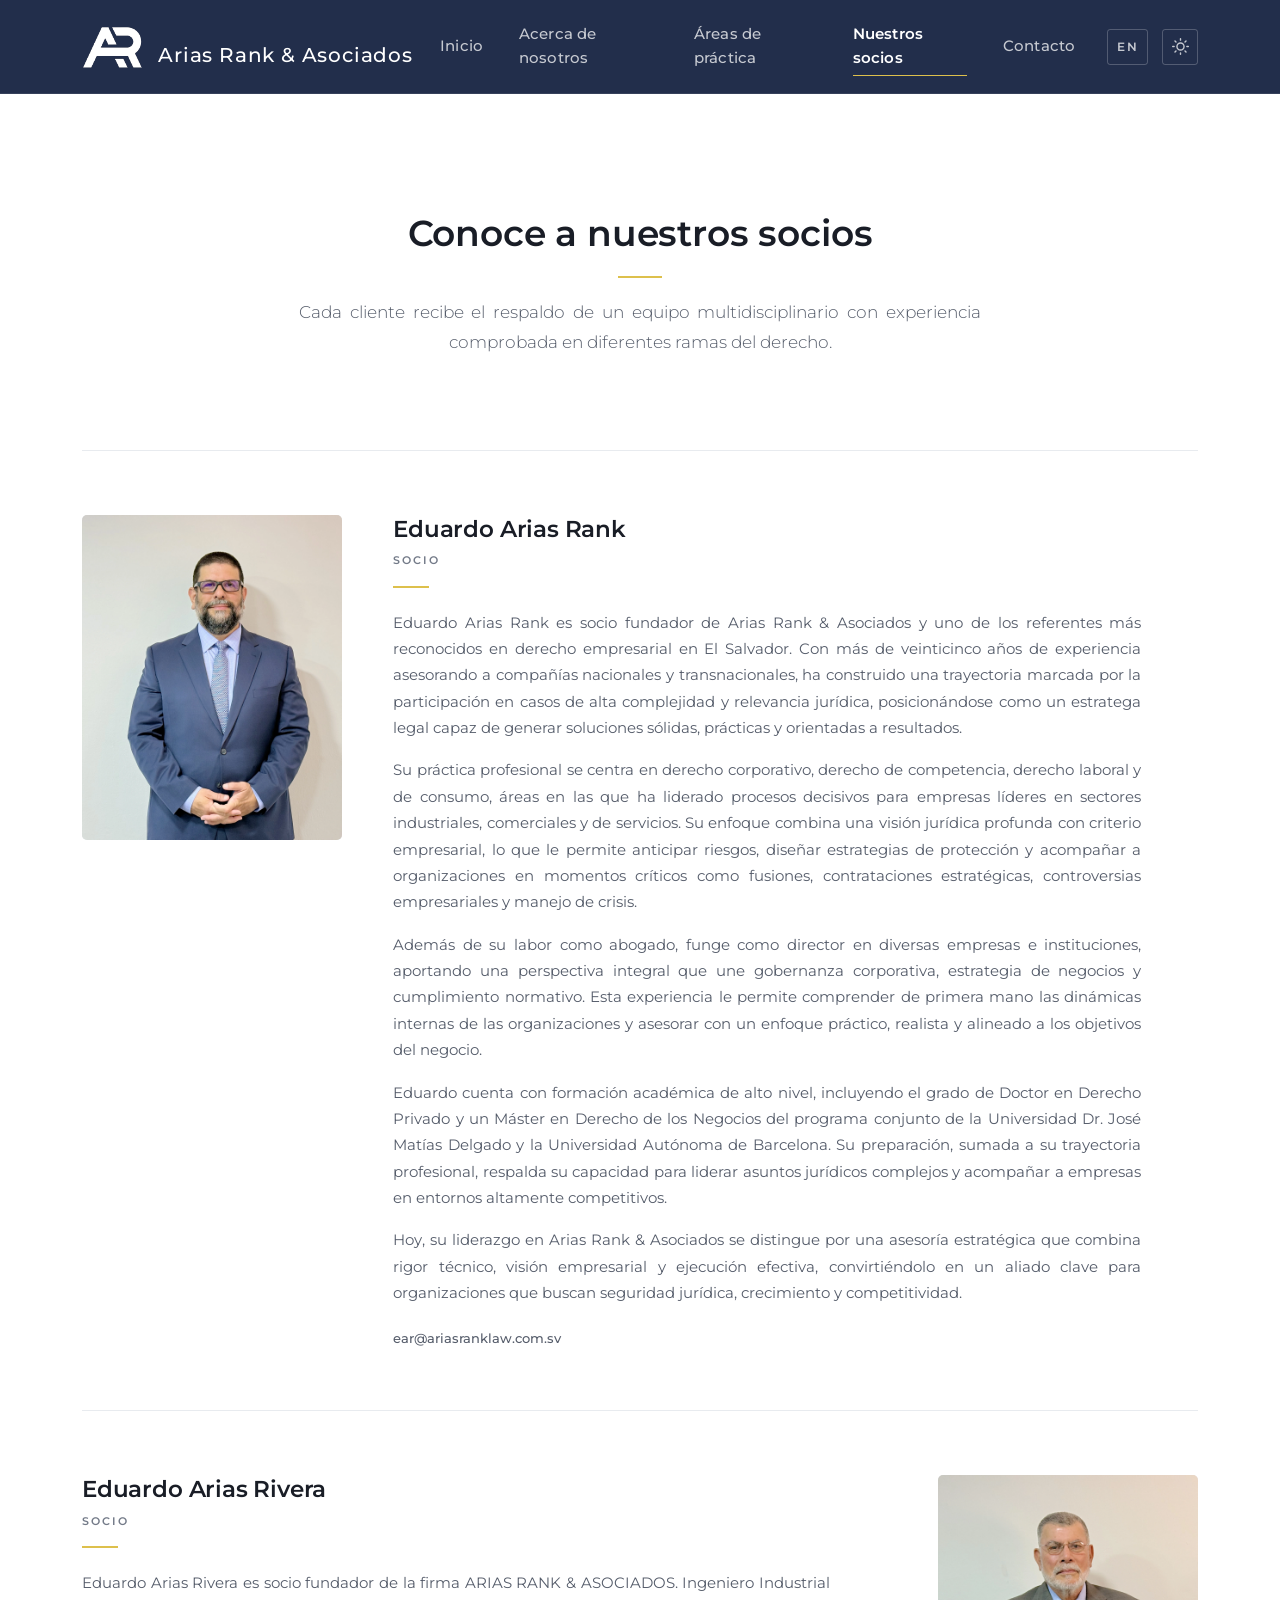
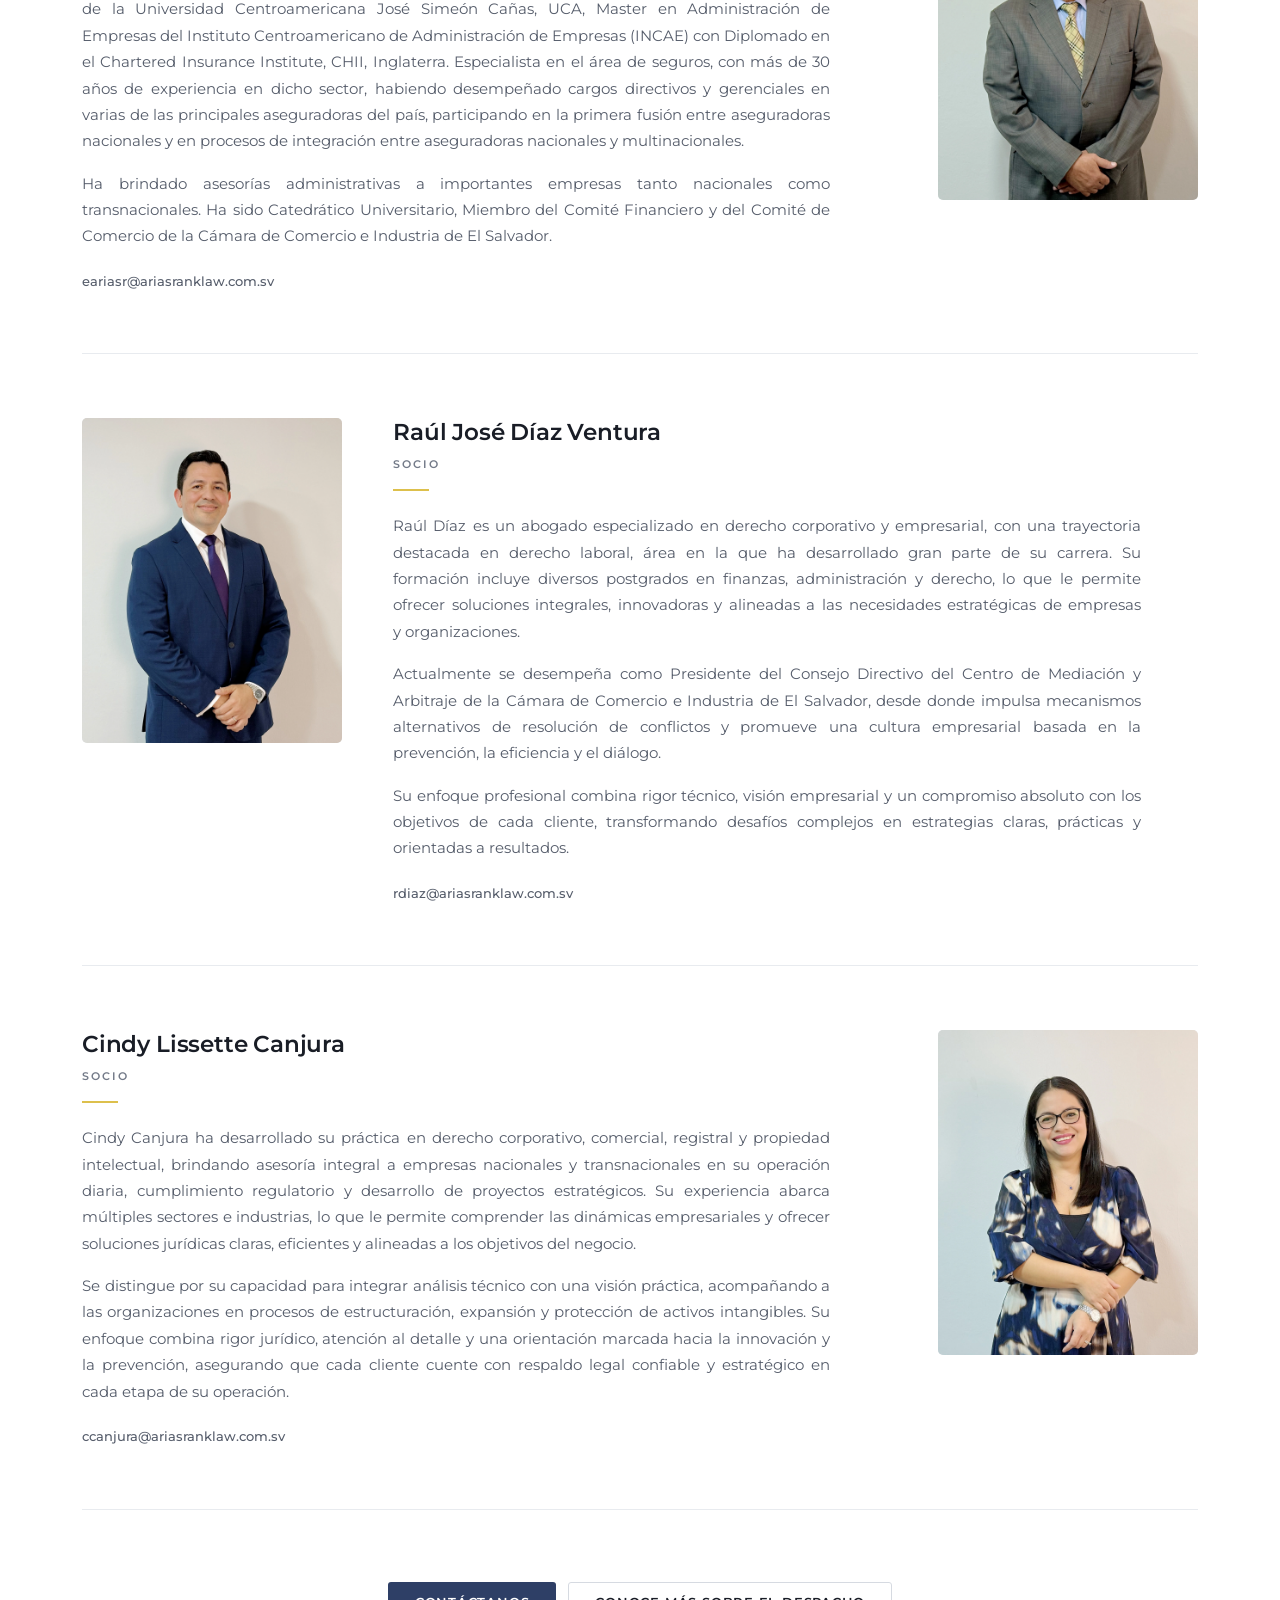
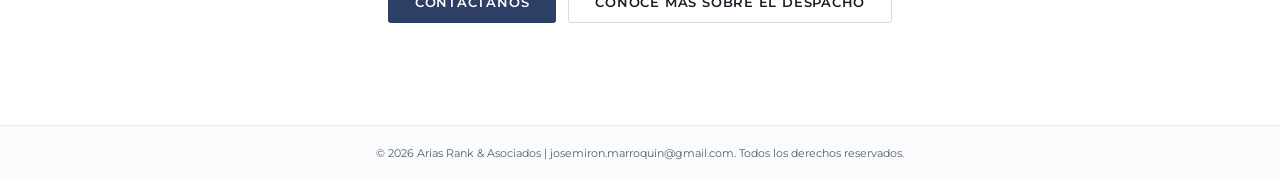
<file: team/index.html>
<!DOCTYPE html><html lang="es" data-theme="light" data-astro-cid-sckkx6r4> <head><meta charset="UTF-8"><meta name="viewport" content="width=device-width, initial-scale=1"><meta name="generator" content="Astro v5.16.12"><title>Nuestros socios | Arias Rank &amp; Asociados</title><meta name="description" content="Los socios de Arias Rank &#38; Asociados: trayectoria en derecho corporativo, laboral, de seguros y resolución de controversias en El Salvador. Conoce al equipo."><link rel="canonical" href="https://www.ariasranklaw.com.sv/team/"><meta name="robots" content="index, follow, max-image-preview:large"><link rel="alternate" hreflang="es" href="https://www.ariasranklaw.com.sv/team/"><link rel="alternate" hreflang="en" href="https://www.ariasranklaw.com.sv/en/team/"><link rel="alternate" hreflang="x-default" href="https://www.ariasranklaw.com.sv/team/"><meta property="og:type" content="website"><meta property="og:site_name" content="Arias Rank &#38; Asociados"><meta property="og:title" content="Nuestros socios | Arias Rank &#38; Asociados"><meta property="og:description" content="Los socios de Arias Rank &#38; Asociados: trayectoria en derecho corporativo, laboral, de seguros y resolución de controversias en El Salvador. Conoce al equipo."><meta property="og:locale" content="es_SV"><meta property="og:locale:alternate" content="en_US"><meta property="og:url" content="https://www.ariasranklaw.com.sv/team/"><meta property="og:image" content="https://www.ariasranklaw.com.sv/images/arias-rank-hero-5.jpg"><meta property="og:image:width" content="4032"><meta property="og:image:height" content="3024"><meta property="og:image:alt" content="Fachada e instalaciones del bufete"><meta name="twitter:card" content="summary_large_image"><meta name="twitter:title" content="Nuestros socios | Arias Rank &#38; Asociados"><meta name="twitter:description" content="Los socios de Arias Rank &#38; Asociados: trayectoria en derecho corporativo, laboral, de seguros y resolución de controversias en El Salvador. Conoce al equipo."><meta name="twitter:image" content="https://www.ariasranklaw.com.sv/images/arias-rank-hero-5.jpg"><meta name="theme-color" content="#222e4b"><link rel="icon" type="image/svg+xml" href="../favicon.svg"><link rel="preconnect" href="https://fonts.googleapis.com"><link rel="preconnect" href="https://fonts.gstatic.com" crossorigin><link rel="stylesheet" href="https://fonts.googleapis.com/css2?family=Montserrat:ital,wght@0,100..900;1,100..900&display=swap"><link href="https://cdn.jsdelivr.net/npm/bootstrap@5.3.7/dist/css/bootstrap.min.css" rel="stylesheet" integrity="sha384-LN+7fdVzj6u52u30Kp6M/trliBMCMKTyK833zpbD+pXdCLuTusPj697FH4R/5mcr" crossorigin="anonymous"><link rel="stylesheet" href="../style.css"><script type="application/ld+json">{"@context":"https://schema.org","@graph":[{"@type":["LegalService","Organization"],"@id":"https://www.ariasranklaw.com.sv/#despacho","name":"Arias Rank & Asociados","alternateName":"Arias Rank & Associates","url":"https://www.ariasranklaw.com.sv/","logo":"https://www.ariasranklaw.com.sv/logo.svg","image":"https://www.ariasranklaw.com.sv/images/oficinas/fachada.jpg","telephone":"+503 2281-6800","email":"info@ariasranklaw.com.sv","address":{"@type":"PostalAddress","streetAddress":"99a avenida norte No. 661, colonia Escalón","addressLocality":"San Salvador","addressRegion":"San Salvador","postalCode":"1101","addressCountry":"SV"},"geo":{"@type":"GeoCoordinates","latitude":13.7111483,"longitude":-89.2470013},"areaServed":{"@type":"Country","name":"El Salvador"},"availableLanguage":["es","en"],"sameAs":["https://www.facebook.com/profile.php?id=61580276947423","https://www.instagram.com/ariasrank_law"],"openingHoursSpecification":[{"@type":"OpeningHoursSpecification","dayOfWeek":["Monday","Tuesday","Wednesday","Thursday","Friday"],"opens":"08:00","closes":"17:00"}],"hasOfferCatalog":{"@type":"OfferCatalog","name":"Áreas de práctica","itemListElement":[{"@type":"Offer","itemOffered":{"@type":"Service","name":"Derecho Empresarial","description":"Estructuración societaria, fusiones y adquisiciones, gobierno corporativo y gestión de contratos.","provider":{"@id":"https://www.ariasranklaw.com.sv/#despacho"}}},{"@type":"Offer","itemOffered":{"@type":"Service","name":"Derecho Laboral","description":"Diseño de políticas internas, negociaciones colectivas, cumplimiento y prevención de riesgos laborales.","provider":{"@id":"https://www.ariasranklaw.com.sv/#despacho"}}},{"@type":"Offer","itemOffered":{"@type":"Service","name":"Derecho Económico","description":"Regulaciones, concentraciones económicas, derecho del consumidor y competencia desleal.","provider":{"@id":"https://www.ariasranklaw.com.sv/#despacho"}}},{"@type":"Offer","itemOffered":{"@type":"Service","name":"Litigios","description":"Representación en juicios, arbitrajes y resolución de controversias.","provider":{"@id":"https://www.ariasranklaw.com.sv/#despacho"}}},{"@type":"Offer","itemOffered":{"@type":"Service","name":"Derecho de Seguros","description":"Revisión de pólizas, análisis de cobertura y gestión de reclamos por siniestros.","provider":{"@id":"https://www.ariasranklaw.com.sv/#despacho"}}},{"@type":"Offer","itemOffered":{"@type":"Service","name":"Manejo de Crisis","description":"Desarrollo de estrategias legales y operativas ante eventos inesperados que puedan afectar la continuidad del negocio.","provider":{"@id":"https://www.ariasranklaw.com.sv/#despacho"}}}]}},{"@type":"WebSite","@id":"https://www.ariasranklaw.com.sv/#sitio","url":"https://www.ariasranklaw.com.sv/","name":"Arias Rank & Asociados","inLanguage":"es","publisher":{"@id":"https://www.ariasranklaw.com.sv/#despacho"}},{"@type":"WebPage","@id":"https://www.ariasranklaw.com.sv/team/#pagina","url":"https://www.ariasranklaw.com.sv/team/","name":"Nuestros socios | Arias Rank & Asociados","description":"Los socios de Arias Rank & Asociados: trayectoria en derecho corporativo, laboral, de seguros y resolución de controversias en El Salvador. Conoce al equipo.","inLanguage":"es","isPartOf":{"@id":"https://www.ariasranklaw.com.sv/#sitio"},"about":{"@id":"https://www.ariasranklaw.com.sv/#despacho"},"breadcrumb":{"@type":"BreadcrumbList","itemListElement":[{"@type":"ListItem","position":1,"name":"Inicio","item":"https://www.ariasranklaw.com.sv/"},{"@type":"ListItem","position":2,"name":"Nuestros socios","item":"https://www.ariasranklaw.com.sv/team/"}]}},{"@type":"Person","@id":"https://www.ariasranklaw.com.sv/team/#eduardo-arias-rank","name":"Eduardo Arias Rank","jobTitle":"Socio","email":"ear@ariasranklaw.com.sv","image":"https://www.ariasranklaw.com.sv/images/arias-rank.webp","description":"Eduardo Arias Rank es socio fundador de Arias Rank & Asociados y uno de los referentes más reconocidos en derecho empresarial en El Salvador. Con más de veinticinco años de experiencia asesorando a compañías nacionales y transnacionales, ha construido una trayectoria marcada por la participación en casos de alta complejidad y relevancia jurídica, posicionándose como un estratega legal capaz de generar soluciones sólidas, prácticas y orientadas a resultados. Su práctica profesional se centra en derecho corporativo, derecho de competencia, derecho laboral y de consumo, áreas en las que ha liderado procesos decisivos para empresas líderes en sectores industriales, comerciales y de servicios. Su enfoque combina una visión jurídica profunda con criterio empresarial, lo que le permite anticipar riesgos, diseñar estrategias de protección y acompañar a organizaciones en momentos críticos como fusiones, contrataciones estratégicas, controversias empresariales y manejo de crisis. Además de su labor como abogado, funge como director en diversas empresas e instituciones, aportando una perspectiva integral que une gobernanza corporativa, estrategia de negocios y cumplimiento normativo. Esta experiencia le permite comprender de primera mano las dinámicas internas de las organizaciones y asesorar con un enfoque práctico, realista y alineado a los objetivos del negocio. Eduardo cuenta con formación académica de alto nivel, incluyendo el grado de Doctor en Derecho Privado y un Máster en Derecho de los Negocios del programa conjunto de la Universidad Dr. José Matías Delgado y la Universidad Autónoma de Barcelona. Su preparación, sumada a su trayectoria profesional, respalda su capacidad para liderar asuntos jurídicos complejos y acompañar a empresas en entornos altamente competitivos. Hoy, su liderazgo en Arias Rank & Asociados se distingue por una asesoría estratégica que combina rigor técnico, visión empresarial y ejecución efectiva, convirtiéndolo en un aliado clave para organizaciones que buscan seguridad jurídica, crecimiento y competitividad.","worksFor":{"@id":"https://www.ariasranklaw.com.sv/#despacho"},"knowsLanguage":["es","en"]},{"@type":"Person","@id":"https://www.ariasranklaw.com.sv/team/#eduardo-arias-rivera","name":"Eduardo Arias Rivera","jobTitle":"Socio","email":"eariasr@ariasranklaw.com.sv","image":"https://www.ariasranklaw.com.sv/images/arias-rivera.webp","description":"Eduardo Arias Rivera es socio fundador de la firma ARIAS RANK & ASOCIADOS. Ingeniero Industrial de la Universidad Centroamericana José Simeón Cañas, UCA, Master en Administración de Empresas del Instituto Centroamericano de Administración de Empresas (INCAE) con Diplomado en el Chartered Insurance Institute, CHII, Inglaterra. Especialista en el área de seguros, con más de 30 años de experiencia en dicho sector, habiendo desempeñado cargos directivos y gerenciales en varias de las principales aseguradoras del país, participando en la primera fusión entre aseguradoras nacionales y en procesos de integración entre aseguradoras nacionales y multinacionales. Ha brindado asesorías administrativas a importantes empresas tanto nacionales como transnacionales. Ha sido Catedrático Universitario, Miembro del Comité Financiero y del Comité de Comercio de la Cámara de Comercio e Industria de El Salvador.","worksFor":{"@id":"https://www.ariasranklaw.com.sv/#despacho"},"knowsLanguage":["es","en"]},{"@type":"Person","@id":"https://www.ariasranklaw.com.sv/team/#raul-jose-diaz-ventura","name":"Raúl José Díaz Ventura","jobTitle":"Socio","email":"rdiaz@ariasranklaw.com.sv","image":"https://www.ariasranklaw.com.sv/images/raul-ventura.webp","description":"Raúl Díaz es un abogado especializado en derecho corporativo y empresarial, con una trayectoria destacada en derecho laboral, área en la que ha desarrollado gran parte de su carrera. Su formación incluye diversos postgrados en finanzas, administración y derecho, lo que le permite ofrecer soluciones integrales, innovadoras y alineadas a las necesidades estratégicas de empresas y organizaciones. Actualmente se desempeña como Presidente del Consejo Directivo del Centro de Mediación y Arbitraje de la Cámara de Comercio e Industria de El Salvador, desde donde impulsa mecanismos alternativos de resolución de conflictos y promueve una cultura empresarial basada en la prevención, la eficiencia y el diálogo. Su enfoque profesional combina rigor técnico, visión empresarial y un compromiso absoluto con los objetivos de cada cliente, transformando desafíos complejos en estrategias claras, prácticas y orientadas a resultados.","worksFor":{"@id":"https://www.ariasranklaw.com.sv/#despacho"},"knowsLanguage":["es","en"]},{"@type":"Person","@id":"https://www.ariasranklaw.com.sv/team/#cindy-lissette-canjura","name":"Cindy Lissette Canjura","jobTitle":"Socio","email":"ccanjura@ariasranklaw.com.sv","image":"https://www.ariasranklaw.com.sv/images/cindy-canjura.webp","description":"Cindy Canjura ha desarrollado su práctica en derecho corporativo, comercial, registral y propiedad intelectual, brindando asesoría integral a empresas nacionales y transnacionales en su operación diaria, cumplimiento regulatorio y desarrollo de proyectos estratégicos. Su experiencia abarca múltiples sectores e industrias, lo que le permite comprender las dinámicas empresariales y ofrecer soluciones jurídicas claras, eficientes y alineadas a los objetivos del negocio. Se distingue por su capacidad para integrar análisis técnico con una visión práctica, acompañando a las organizaciones en procesos de estructuración, expansión y protección de activos intangibles. Su enfoque combina rigor jurídico, atención al detalle y una orientación marcada hacia la innovación y la prevención, asegurando que cada cliente cuente con respaldo legal confiable y estratégico en cada etapa de su operación.","worksFor":{"@id":"https://www.ariasranklaw.com.sv/#despacho"},"knowsLanguage":["es","en"]}]}</script><!--
			Tema: LIGHT por defecto, siempre.
			Solo se cambia a dark si el usuario lo eligió explícitamente antes.
			No se consulta prefers-color-scheme a propósito.
		--><script>
			(function () {
				try {
					if (localStorage.getItem('theme') === 'dark') {
						document.documentElement.setAttribute('data-theme', 'dark');
					}
				} catch (e) { /* almacenamiento bloqueado: se queda en light */ }
			})();
		</script><style>html,body{margin:0;width:100%}
</style></head> <body data-astro-cid-sckkx6r4> <a class="skip-link" href="#contenido" data-astro-cid-sckkx6r4>Saltar al contenido</a> <div class="wrapper" data-astro-cid-sckkx6r4> <div id="contenido" data-astro-cid-sckkx6r4>  <nav class="navbar navbar-expand-lg p-1 navbar-dark"> <div class="container"> <a href="../" class="d-flex align-items-center justify-content-center navbar-brand fs-5"> <img src="../logo_w.svg" alt="Logotipo de Arias Rank" class="img-fluid" width="75" height="75"> <p class="mt-3 ms-2">Arias Rank &amp; Asociados</p> </a> <button class="navbar-toggler" type="button" data-bs-toggle="collapse" data-bs-target="#navbarSupportedContent" aria-controls="navbarSupportedContent" aria-expanded="false" aria-label="Abrir o cerrar la navegación"> <span class="navbar-toggler-icon"></span> </button> <div class="collapse navbar-collapse" id="navbarSupportedContent"> <ul class="navbar-nav ms-auto align-items-center"> <li class="nav-item"> <a class="nav-link " href="../">Inicio</a> </li><li class="nav-item"> <a class="nav-link " href="../about/">Acerca de nosotros</a> </li><li class="nav-item"> <a class="nav-link " href="../practice-areas/">Áreas de práctica</a> </li><li class="nav-item"> <a class="nav-link active" href="../team/">Nuestros socios</a> </li><li class="nav-item"> <a class="nav-link " href="../contact-us/">Contacto</a> </li> <li class="nav-item"> <div class="navbar-utiles">  <a class="lang-toggle" href="../en/team/" lang="en" hreflang="en" aria-label="View this site in English" title="View this site in English">EN</a> <button class="theme-toggle" aria-label="Cambiar a tema oscuro" title="Cambiar tema" type="button" data-a-oscuro="Cambiar a tema oscuro" data-a-claro="Cambiar a tema claro"> <svg class="icon-sun" viewBox="0 0 24 24" fill="none" stroke="currentColor" stroke-width="2" stroke-linecap="round"> <circle cx="12" cy="12" r="5"></circle><path d="M12 1v2M12 21v2M4.22 4.22l1.42 1.42M18.36 18.36l1.42 1.42M1 12h2M21 12h2M4.22 19.78l1.42-1.42M18.36 5.64l1.42-1.42"></path> </svg> <svg class="icon-moon" viewBox="0 0 24 24" fill="none" stroke="currentColor" stroke-width="2" stroke-linecap="round"> <path d="M21 12.79A9 9 0 1 1 11.21 3 7 7 0 0 0 21 12.79z"></path> </svg> </button> </div> </li> </ul> </div> </div> </nav> <section id="equipo" class="team" aria-labelledby="team-title"> <div class="container"> <div class="intro anim-hidden anim-hidden-fade-up"> <h1 id="team-title" class="h2">Conoce a nuestros socios</h1> <p class="lead">Cada cliente recibe el respaldo de un equipo multidisciplinario con experiencia comprobada en diferentes ramas del derecho.</p> </div> <div class="socios" aria-label="Socios del despacho"> <article class="socio" aria-labelledby="eduardo-arias-rank"> <div class="socio-retrato encuadre-high"> <img src="../images/arias-rank.webp" alt="Retrato de Eduardo Arias Rank" width="640" height="800" loading="lazy" decoding="async"> </div> <div class="socio-ficha"> <h2 class="socio-nombre" id="eduardo-arias-rank">Eduardo Arias Rank</h2> <p class="socio-cargo">Socio</p> <div class="socio-bio"> <p>Eduardo Arias Rank es socio fundador de Arias Rank &amp; Asociados y uno de los referentes
         más reconocidos en derecho empresarial en El Salvador. Con más de veinticinco años de
         experiencia asesorando a compañías nacionales y transnacionales, ha construido una
         trayectoria marcada por la participación en casos de alta complejidad y relevancia
         jurídica, posicionándose como un estratega legal capaz de generar soluciones sólidas,
         prácticas y orientadas a resultados.</p><p>Su práctica profesional se centra en derecho corporativo, derecho de competencia,
         derecho laboral y de consumo, áreas en las que ha liderado procesos decisivos para
         empresas líderes en sectores industriales, comerciales y de servicios. Su enfoque combina
         una visión jurídica profunda con criterio empresarial, lo que le permite anticipar
         riesgos, diseñar estrategias de protección y acompañar a organizaciones en momentos
         críticos como fusiones, contrataciones estratégicas, controversias empresariales y
         manejo de crisis.</p><p>Además de su labor como abogado, funge como director en diversas empresas e
         instituciones, aportando una perspectiva integral que une gobernanza corporativa,
         estrategia de negocios y cumplimiento normativo. Esta experiencia le permite comprender
         de primera mano las dinámicas internas de las organizaciones y asesorar con un enfoque
         práctico, realista y alineado a los objetivos del negocio.</p><p>Eduardo cuenta con formación académica de alto nivel, incluyendo el grado de Doctor en
         Derecho Privado y un Máster en Derecho de los Negocios del programa conjunto de la
         Universidad Dr. José Matías Delgado y la Universidad Autónoma de Barcelona. Su
         preparación, sumada a su trayectoria profesional, respalda su capacidad para liderar
         asuntos jurídicos complejos y acompañar a empresas en entornos altamente competitivos.</p><p>Hoy, su liderazgo en Arias Rank &amp; Asociados se distingue por una asesoría estratégica
         que combina rigor técnico, visión empresarial y ejecución efectiva, convirtiéndolo en un
         aliado clave para organizaciones que buscan seguridad jurídica, crecimiento y
         competitividad.</p> </div> <a class="socio-email" href="mailto:ear@ariasranklaw.com.sv" aria-label="Escribir a Eduardo Arias Rank"> ear@ariasranklaw.com.sv </a> </div> </article><article class="socio" aria-labelledby="eduardo-arias-rivera"> <div class="socio-retrato encuadre-high"> <img src="../images/arias-rivera.webp" alt="Retrato de Eduardo Arias Rivera" width="640" height="800" loading="lazy" decoding="async"> </div> <div class="socio-ficha"> <h2 class="socio-nombre" id="eduardo-arias-rivera">Eduardo Arias Rivera</h2> <p class="socio-cargo">Socio</p> <div class="socio-bio"> <p>Eduardo Arias Rivera es socio fundador de la firma ARIAS RANK &amp; ASOCIADOS.
         Ingeniero Industrial de la Universidad Centroamericana José Simeón Cañas, UCA,
         Master en Administración de Empresas del Instituto Centroamericano de Administración de Empresas (INCAE)
         con Diplomado en el Chartered Insurance Institute, CHII, Inglaterra. Especialista en el área de seguros,
         con más de 30 años de experiencia en dicho sector, habiendo desempeñado cargos directivos y
         gerenciales en varias de las principales aseguradoras del país, participando en la primera fusión entre aseguradoras nacionales
         y en procesos de integración entre aseguradoras nacionales y multinacionales.</p><p>Ha brindado asesorías administrativas a importantes empresas tanto nacionales como transnacionales.
         Ha sido Catedrático Universitario, Miembro del Comité Financiero y del Comité de Comercio de la Cámara de Comercio e Industria de El Salvador.</p> </div> <a class="socio-email" href="mailto:eariasr@ariasranklaw.com.sv" aria-label="Escribir a Eduardo Arias Rivera"> eariasr@ariasranklaw.com.sv </a> </div> </article><article class="socio" aria-labelledby="raul-jose-diaz-ventura"> <div class="socio-retrato encuadre-high"> <img src="../images/raul-ventura.webp" alt="Retrato de Raúl José Díaz Ventura" width="640" height="800" loading="lazy" decoding="async"> </div> <div class="socio-ficha"> <h2 class="socio-nombre" id="raul-jose-diaz-ventura">Raúl José Díaz Ventura</h2> <p class="socio-cargo">Socio</p> <div class="socio-bio"> <p>Raúl Díaz es un abogado especializado en derecho corporativo y empresarial, con una
         trayectoria destacada en derecho laboral, área en la que ha desarrollado gran parte de
         su carrera. Su formación incluye diversos postgrados en finanzas, administración y
         derecho, lo que le permite ofrecer soluciones integrales, innovadoras y alineadas a las
         necesidades estratégicas de empresas y organizaciones.</p><p>Actualmente se desempeña como Presidente del Consejo Directivo del Centro de Mediación y
         Arbitraje de la Cámara de Comercio e Industria de El Salvador, desde donde impulsa
         mecanismos alternativos de resolución de conflictos y promueve una cultura empresarial
         basada en la prevención, la eficiencia y el diálogo.</p><p>Su enfoque profesional combina rigor técnico, visión empresarial y un compromiso absoluto
         con los objetivos de cada cliente, transformando desafíos complejos en estrategias
         claras, prácticas y orientadas a resultados.</p> </div> <a class="socio-email" href="mailto:rdiaz@ariasranklaw.com.sv" aria-label="Escribir a Raúl José Díaz Ventura"> rdiaz@ariasranklaw.com.sv </a> </div> </article><article class="socio" aria-labelledby="cindy-lissette-canjura"> <div class="socio-retrato encuadre-high"> <img src="../images/cindy-canjura.webp" alt="Retrato de Cindy Lissette Canjura" width="640" height="800" loading="lazy" decoding="async"> </div> <div class="socio-ficha"> <h2 class="socio-nombre" id="cindy-lissette-canjura">Cindy Lissette Canjura</h2> <p class="socio-cargo">Socio</p> <div class="socio-bio"> <p>Cindy Canjura ha desarrollado su práctica en derecho corporativo, comercial, registral y
         propiedad intelectual, brindando asesoría integral a empresas nacionales y
         transnacionales en su operación diaria, cumplimiento regulatorio y desarrollo de
         proyectos estratégicos. Su experiencia abarca múltiples sectores e industrias, lo que le
         permite comprender las dinámicas empresariales y ofrecer soluciones jurídicas claras,
         eficientes y alineadas a los objetivos del negocio.</p><p>Se distingue por su capacidad para integrar análisis técnico con una visión práctica,
         acompañando a las organizaciones en procesos de estructuración, expansión y protección de
         activos intangibles. Su enfoque combina rigor jurídico, atención al detalle y una
         orientación marcada hacia la innovación y la prevención, asegurando que cada cliente
         cuente con respaldo legal confiable y estratégico en cada etapa de su operación.</p> </div> <a class="socio-email" href="mailto:ccanjura@ariasranklaw.com.sv" aria-label="Escribir a Cindy Lissette Canjura"> ccanjura@ariasranklaw.com.sv </a> </div> </article> </div> <div class="cta-strip anim-hidden anim-hidden-fade-up" role="group" aria-label="Acciones"> <a class="custom-btn custom-btn-primary" href="../contact-us/">Contáctanos</a> <a class="custom-btn custom-btn-outline" href="../about/">Conoce más sobre el despacho</a> </div> </div> </section>  </div> <footer class="footer mt-auto"> <div class="container text-center p-3"> <small>© 2026 Arias Rank & Asociados | josemiron.marroquin@gmail.com. Todos los derechos reservados.</small> </div> </footer> </div> <button class="back-to-top" type="button" aria-label="Volver arriba" data-astro-cid-sckkx6r4> <svg viewBox="0 0 24 24" fill="none" stroke="currentColor" stroke-width="2.2" stroke-linecap="round" stroke-linejoin="round" aria-hidden="true" data-astro-cid-sckkx6r4> <path d="M12 19V5M5 12l7-7 7 7" data-astro-cid-sckkx6r4></path> </svg> </button>  <script defer src="https://cdn.jsdelivr.net/npm/bootstrap@5.3.7/dist/js/bootstrap.min.js" integrity="sha384-7qAoOXltbVP82dhxHAUje59V5r2YsVfBafyUDxEdApLPmcdhBPg1DKg1ERo0BZlK" crossorigin="anonymous"></script> </body> <script type="module">const r={"anim-hidden-fade-in":"anim-fade-in","anim-hidden-fade-up":"anim-fade-up","anim-hidden-fade-down":"anim-fade-down","anim-hidden-slide-left":"anim-slide-left","anim-hidden-slide-right":"anim-slide-right","anim-hidden-scale-in":"anim-scale-in","anim-hidden-blur-in":"anim-blur-in"},o=new IntersectionObserver(t=>{t.forEach(i=>{if(!i.isIntersecting)return;const e=i.target;e.classList.contains("animate-section")&&(e.classList.add("animate-fading"),e.classList.remove("animate-section"));for(const[a,s]of Object.entries(r))if(e.classList.contains(a)){e.classList.remove(a,"anim-hidden"),e.classList.add(s);break}e.classList.contains("anim-stagger")&&e.classList.add("anim-active"),o.unobserve(e)})},{threshold:.1,rootMargin:"0px 0px -40px 0px"});document.querySelectorAll('.animate-section, [class*="anim-hidden"], .anim-stagger').forEach(t=>o.observe(t));document.querySelectorAll(".theme-toggle").forEach(t=>{t.addEventListener("click",()=>{const i=document.documentElement,e=i.getAttribute("data-theme")==="dark"?"light":"dark";i.setAttribute("data-theme",e);try{localStorage.setItem("theme",e)}catch{}const a=e==="dark"?t.dataset.aClaro:t.dataset.aOscuro;a&&t.setAttribute("aria-label",a)})});const d=document.querySelector(".back-to-top");let n=!1;function c(){d?.classList.toggle("is-visible",window.scrollY>600),n=!1}window.addEventListener("scroll",()=>{n||(n=!0,requestAnimationFrame(c))},{passive:!0});c();d?.addEventListener("click",()=>{const t=window.matchMedia("(prefers-reduced-motion: reduce)").matches;window.scrollTo({top:0,behavior:t?"auto":"smooth"})});</script> </html>
</file>
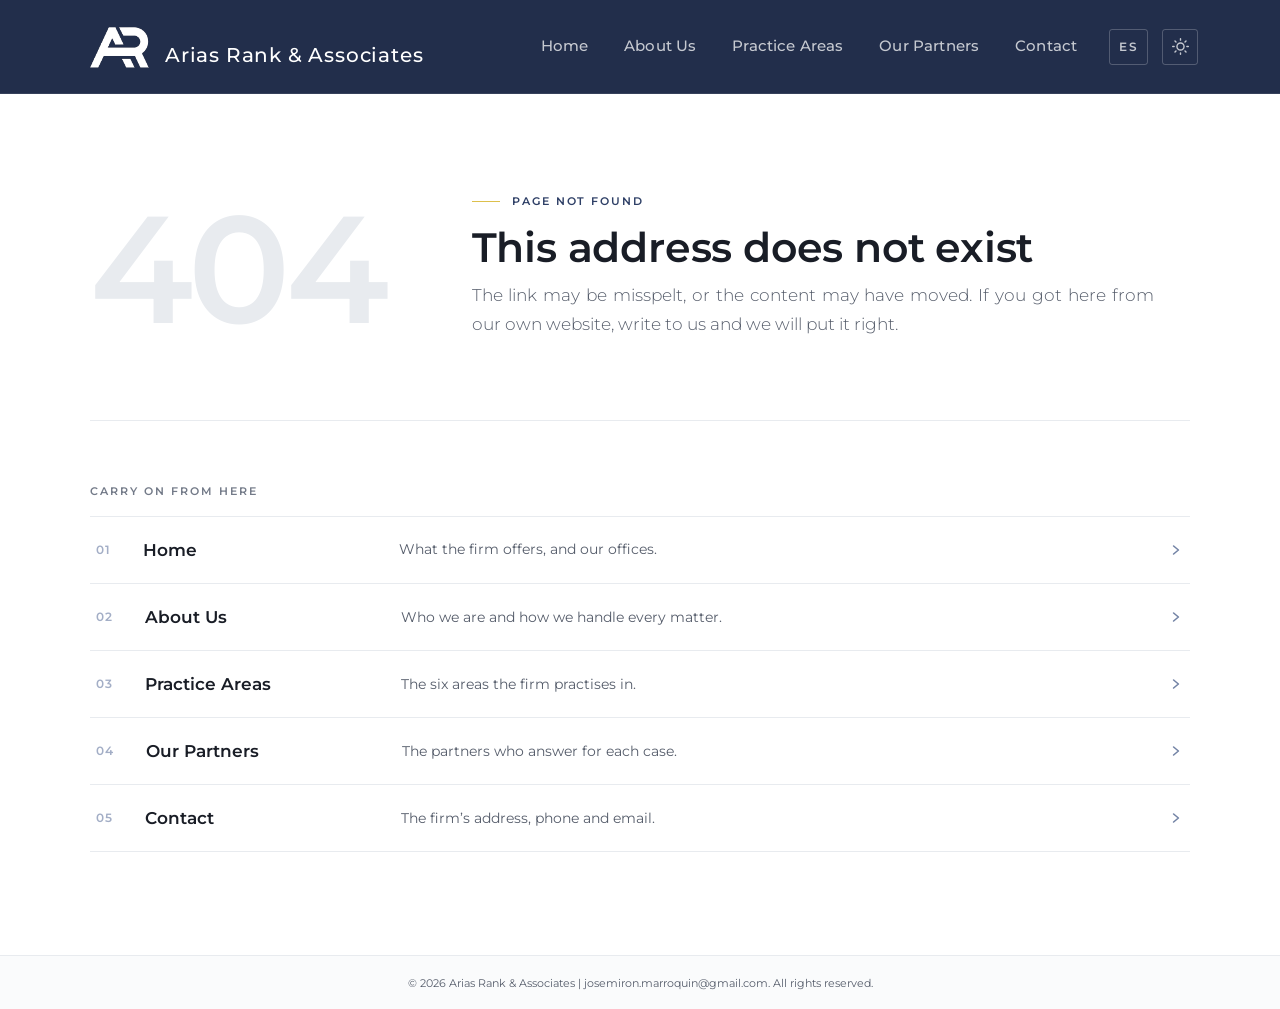
<file: en/404/index.html>
<!DOCTYPE html><html lang="en" data-theme="light" data-astro-cid-sckkx6r4> <head><meta charset="UTF-8"><meta name="viewport" content="width=device-width, initial-scale=1"><meta name="generator" content="Astro v5.16.12"><title>Page not found | Arias Rank &amp; Associates</title><meta name="description" content="The address you are looking for does not exist. Return home or browse the practice areas, partners and contact details of Arias Rank &#38; Associates."><meta name="robots" content="noindex, follow"><meta property="og:type" content="website"><meta property="og:site_name" content="Arias Rank &#38; Associates"><meta property="og:title" content="Page not found | Arias Rank &#38; Associates"><meta property="og:description" content="The address you are looking for does not exist. Return home or browse the practice areas, partners and contact details of Arias Rank &#38; Associates."><meta property="og:locale" content="en_US"><meta property="og:locale:alternate" content="es_SV"><meta property="og:image" content="https://www.ariasranklaw.com.sv/images/arias-rank-hero-5.jpg"><meta property="og:image:width" content="4032"><meta property="og:image:height" content="3024"><meta property="og:image:alt" content="The firm’s building and premises"><meta name="twitter:card" content="summary_large_image"><meta name="twitter:title" content="Page not found | Arias Rank &#38; Associates"><meta name="twitter:description" content="The address you are looking for does not exist. Return home or browse the practice areas, partners and contact details of Arias Rank &#38; Associates."><meta name="twitter:image" content="https://www.ariasranklaw.com.sv/images/arias-rank-hero-5.jpg"><meta name="theme-color" content="#222e4b"><link rel="icon" type="image/svg+xml" href="../../favicon.svg"><link rel="preconnect" href="https://fonts.googleapis.com"><link rel="preconnect" href="https://fonts.gstatic.com" crossorigin><link rel="stylesheet" href="https://fonts.googleapis.com/css2?family=Montserrat:ital,wght@0,100..900;1,100..900&display=swap"><link href="https://cdn.jsdelivr.net/npm/bootstrap@5.3.7/dist/css/bootstrap.min.css" rel="stylesheet" integrity="sha384-LN+7fdVzj6u52u30Kp6M/trliBMCMKTyK833zpbD+pXdCLuTusPj697FH4R/5mcr" crossorigin="anonymous"><link rel="stylesheet" href="../../style.css"><script type="application/ld+json">{"@context":"https://schema.org","@graph":[{"@type":["LegalService","Organization"],"@id":"https://www.ariasranklaw.com.sv/#despacho","name":"Arias Rank & Asociados","alternateName":"Arias Rank & Associates","url":"https://www.ariasranklaw.com.sv/","logo":"https://www.ariasranklaw.com.sv/logo.svg","image":"https://www.ariasranklaw.com.sv/images/oficinas/fachada.jpg","telephone":"+503 2281-6800","email":"info@ariasranklaw.com.sv","address":{"@type":"PostalAddress","streetAddress":"99a avenida norte No. 661, colonia Escalón","addressLocality":"San Salvador","addressRegion":"San Salvador","postalCode":"1101","addressCountry":"SV"},"geo":{"@type":"GeoCoordinates","latitude":13.7111483,"longitude":-89.2470013},"areaServed":{"@type":"Country","name":"El Salvador"},"availableLanguage":["es","en"],"sameAs":["https://www.facebook.com/profile.php?id=61580276947423","https://www.instagram.com/ariasrank_law"],"openingHoursSpecification":[{"@type":"OpeningHoursSpecification","dayOfWeek":["Monday","Tuesday","Wednesday","Thursday","Friday"],"opens":"08:00","closes":"17:00"}],"hasOfferCatalog":{"@type":"OfferCatalog","name":"Practice Areas","itemListElement":[{"@type":"Offer","itemOffered":{"@type":"Service","name":"Corporate Law","description":"Corporate structuring, mergers and acquisitions, corporate governance, and contract management.","provider":{"@id":"https://www.ariasranklaw.com.sv/#despacho"}}},{"@type":"Offer","itemOffered":{"@type":"Service","name":"Labor Law","description":"Design of internal policies, collective bargaining, compliance, and prevention of labor-related risks.","provider":{"@id":"https://www.ariasranklaw.com.sv/#despacho"}}},{"@type":"Offer","itemOffered":{"@type":"Service","name":"Economic Law","description":"Regulations, economic concentrations, consumer protection, and unfair competition.","provider":{"@id":"https://www.ariasranklaw.com.sv/#despacho"}}},{"@type":"Offer","itemOffered":{"@type":"Service","name":"Litigation","description":"Representation in lawsuits, arbitration, and dispute resolution.","provider":{"@id":"https://www.ariasranklaw.com.sv/#despacho"}}},{"@type":"Offer","itemOffered":{"@type":"Service","name":"Insurance Law","description":"Policy review, coverage analysis, and claims management for insured events.","provider":{"@id":"https://www.ariasranklaw.com.sv/#despacho"}}},{"@type":"Offer","itemOffered":{"@type":"Service","name":"Crisis Management","description":"Development of legal and operational strategies for unexpected events that may affect business continuity.","provider":{"@id":"https://www.ariasranklaw.com.sv/#despacho"}}}]}},{"@type":"WebSite","@id":"https://www.ariasranklaw.com.sv/#sitio","url":"https://www.ariasranklaw.com.sv/","name":"Arias Rank & Associates","inLanguage":"en","publisher":{"@id":"https://www.ariasranklaw.com.sv/#despacho"}},{"@type":"WebPage","@id":"https://www.ariasranklaw.com.sv/en/404/#pagina","url":"https://www.ariasranklaw.com.sv/en/404/","name":"Page not found | Arias Rank & Associates","description":"The address you are looking for does not exist. Return home or browse the practice areas, partners and contact details of Arias Rank & Associates.","inLanguage":"en","isPartOf":{"@id":"https://www.ariasranklaw.com.sv/#sitio"},"about":{"@id":"https://www.ariasranklaw.com.sv/#despacho"}}]}</script><!--
			Tema: LIGHT por defecto, siempre.
			Solo se cambia a dark si el usuario lo eligió explícitamente antes.
			No se consulta prefers-color-scheme a propósito.
		--><script>
			(function () {
				try {
					if (localStorage.getItem('theme') === 'dark') {
						document.documentElement.setAttribute('data-theme', 'dark');
					}
				} catch (e) { /* almacenamiento bloqueado: se queda en light */ }
			})();
		</script><style>html,body{margin:0;width:100%}
</style></head> <body data-astro-cid-sckkx6r4> <a class="skip-link" href="#contenido" data-astro-cid-sckkx6r4>Skip to content</a> <div class="wrapper" data-astro-cid-sckkx6r4> <div id="contenido" data-astro-cid-sckkx6r4>  <nav class="navbar navbar-expand-lg p-1 navbar-dark"> <div class="container"> <a href="../../en/" class="d-flex align-items-center justify-content-center navbar-brand fs-5"> <img src="../../logo_w.svg" alt="Arias Rank logo" class="img-fluid" width="75" height="75"> <p class="mt-3 ms-2">Arias Rank &amp; Associates</p> </a> <button class="navbar-toggler" type="button" data-bs-toggle="collapse" data-bs-target="#navbarSupportedContent" aria-controls="navbarSupportedContent" aria-expanded="false" aria-label="Open or close navigation"> <span class="navbar-toggler-icon"></span> </button> <div class="collapse navbar-collapse" id="navbarSupportedContent"> <ul class="navbar-nav ms-auto align-items-center"> <li class="nav-item"> <a class="nav-link " href="../../en/">Home</a> </li><li class="nav-item"> <a class="nav-link " href="../../en/about/">About Us</a> </li><li class="nav-item"> <a class="nav-link " href="../../en/practice-areas/">Practice Areas</a> </li><li class="nav-item"> <a class="nav-link " href="../../en/team/">Our Partners</a> </li><li class="nav-item"> <a class="nav-link " href="../../en/contact-us/">Contact</a> </li> <li class="nav-item"> <div class="navbar-utiles">  <a class="lang-toggle" href="../../" lang="es" hreflang="es" aria-label="Ver este sitio en español" title="Ver este sitio en español">ES</a> <button class="theme-toggle" aria-label="Switch to dark theme" title="Switch theme" type="button" data-a-oscuro="Switch to dark theme" data-a-claro="Switch to light theme"> <svg class="icon-sun" viewBox="0 0 24 24" fill="none" stroke="currentColor" stroke-width="2" stroke-linecap="round"> <circle cx="12" cy="12" r="5"></circle><path d="M12 1v2M12 21v2M4.22 4.22l1.42 1.42M18.36 18.36l1.42 1.42M1 12h2M21 12h2M4.22 19.78l1.42-1.42M18.36 5.64l1.42-1.42"></path> </svg> <svg class="icon-moon" viewBox="0 0 24 24" fill="none" stroke="currentColor" stroke-width="2" stroke-linecap="round"> <path d="M21 12.79A9 9 0 1 1 11.21 3 7 7 0 0 0 21 12.79z"></path> </svg> </button> </div> </li> </ul> </div> </div> </nav> <section class="nf" aria-labelledby="nf-title"> <div class="nf-head anim-hidden anim-hidden-fade-up"> <p class="nf-mark" aria-hidden="true">404</p> <div class="nf-copy"> <span class="pill">Page not found</span> <h1 id="nf-title" class="h1">This address does not exist</h1> <p class="lead">The link may be misspelt, or the content may have moved. If you got here from our own website, write to us and we will put it right.</p> </div> </div> <p class="nf-kicker">Carry on from here</p> <nav class="nf-index anim-stagger" aria-label="Pages on this site"> <a class="nf-fila" href="../../en/"> <span class="nf-num" aria-hidden="true">01</span> <span class="nf-nombre">Home</span> <span class="nf-desc">What the firm offers, and our offices.</span> <svg class="nf-chev" viewBox="0 0 20 20" fill="none" aria-hidden="true"> <path d="M7 5l6 5-6 5" stroke="currentColor" stroke-width="2" stroke-linecap="round" stroke-linejoin="round"></path> </svg> </a><a class="nf-fila" href="../../en/about/"> <span class="nf-num" aria-hidden="true">02</span> <span class="nf-nombre">About Us</span> <span class="nf-desc">Who we are and how we handle every matter.</span> <svg class="nf-chev" viewBox="0 0 20 20" fill="none" aria-hidden="true"> <path d="M7 5l6 5-6 5" stroke="currentColor" stroke-width="2" stroke-linecap="round" stroke-linejoin="round"></path> </svg> </a><a class="nf-fila" href="../../en/practice-areas/"> <span class="nf-num" aria-hidden="true">03</span> <span class="nf-nombre">Practice Areas</span> <span class="nf-desc">The six areas the firm practises in.</span> <svg class="nf-chev" viewBox="0 0 20 20" fill="none" aria-hidden="true"> <path d="M7 5l6 5-6 5" stroke="currentColor" stroke-width="2" stroke-linecap="round" stroke-linejoin="round"></path> </svg> </a><a class="nf-fila" href="../../en/team/"> <span class="nf-num" aria-hidden="true">04</span> <span class="nf-nombre">Our Partners</span> <span class="nf-desc">The partners who answer for each case.</span> <svg class="nf-chev" viewBox="0 0 20 20" fill="none" aria-hidden="true"> <path d="M7 5l6 5-6 5" stroke="currentColor" stroke-width="2" stroke-linecap="round" stroke-linejoin="round"></path> </svg> </a><a class="nf-fila" href="../../en/contact-us/"> <span class="nf-num" aria-hidden="true">05</span> <span class="nf-nombre">Contact</span> <span class="nf-desc">The firm’s address, phone and email.</span> <svg class="nf-chev" viewBox="0 0 20 20" fill="none" aria-hidden="true"> <path d="M7 5l6 5-6 5" stroke="currentColor" stroke-width="2" stroke-linecap="round" stroke-linejoin="round"></path> </svg> </a> </nav> </section>  </div> <footer class="footer mt-auto"> <div class="container text-center p-3"> <small>© 2026 Arias Rank & Associates | josemiron.marroquin@gmail.com. All rights reserved.</small> </div> </footer> </div> <button class="back-to-top" type="button" aria-label="Back to top" data-astro-cid-sckkx6r4> <svg viewBox="0 0 24 24" fill="none" stroke="currentColor" stroke-width="2.2" stroke-linecap="round" stroke-linejoin="round" aria-hidden="true" data-astro-cid-sckkx6r4> <path d="M12 19V5M5 12l7-7 7 7" data-astro-cid-sckkx6r4></path> </svg> </button>  <script defer src="https://cdn.jsdelivr.net/npm/bootstrap@5.3.7/dist/js/bootstrap.min.js" integrity="sha384-7qAoOXltbVP82dhxHAUje59V5r2YsVfBafyUDxEdApLPmcdhBPg1DKg1ERo0BZlK" crossorigin="anonymous"></script> </body> <script type="module">const r={"anim-hidden-fade-in":"anim-fade-in","anim-hidden-fade-up":"anim-fade-up","anim-hidden-fade-down":"anim-fade-down","anim-hidden-slide-left":"anim-slide-left","anim-hidden-slide-right":"anim-slide-right","anim-hidden-scale-in":"anim-scale-in","anim-hidden-blur-in":"anim-blur-in"},o=new IntersectionObserver(t=>{t.forEach(i=>{if(!i.isIntersecting)return;const e=i.target;e.classList.contains("animate-section")&&(e.classList.add("animate-fading"),e.classList.remove("animate-section"));for(const[a,s]of Object.entries(r))if(e.classList.contains(a)){e.classList.remove(a,"anim-hidden"),e.classList.add(s);break}e.classList.contains("anim-stagger")&&e.classList.add("anim-active"),o.unobserve(e)})},{threshold:.1,rootMargin:"0px 0px -40px 0px"});document.querySelectorAll('.animate-section, [class*="anim-hidden"], .anim-stagger').forEach(t=>o.observe(t));document.querySelectorAll(".theme-toggle").forEach(t=>{t.addEventListener("click",()=>{const i=document.documentElement,e=i.getAttribute("data-theme")==="dark"?"light":"dark";i.setAttribute("data-theme",e);try{localStorage.setItem("theme",e)}catch{}const a=e==="dark"?t.dataset.aClaro:t.dataset.aOscuro;a&&t.setAttribute("aria-label",a)})});const d=document.querySelector(".back-to-top");let n=!1;function c(){d?.classList.toggle("is-visible",window.scrollY>600),n=!1}window.addEventListener("scroll",()=>{n||(n=!0,requestAnimationFrame(c))},{passive:!0});c();d?.addEventListener("click",()=>{const t=window.matchMedia("(prefers-reduced-motion: reduce)").matches;window.scrollTo({top:0,behavior:t?"auto":"smooth"})});</script> </html>
</file>
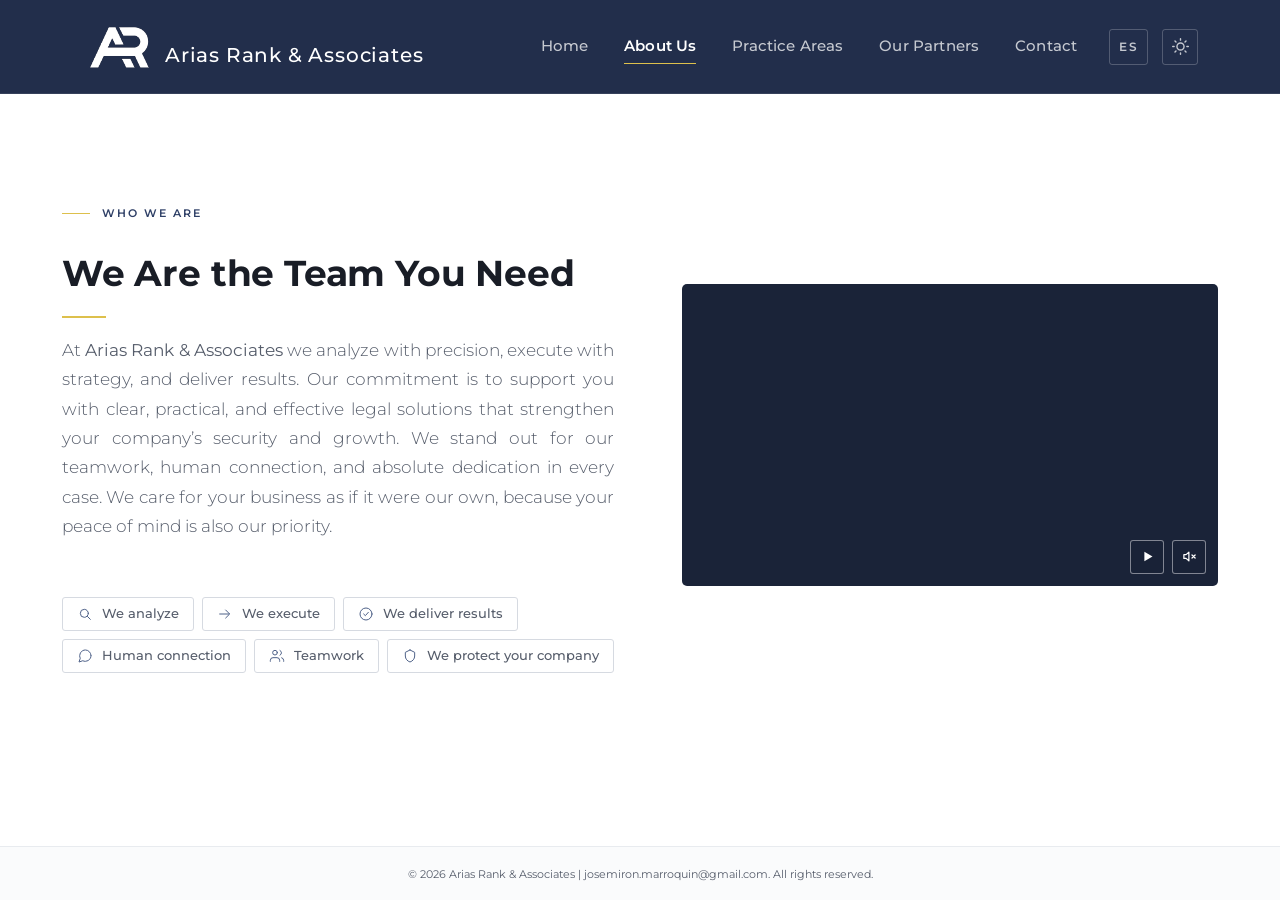
<file: en/about/index.html>
<!DOCTYPE html><html lang="en" data-theme="light" data-astro-cid-sckkx6r4> <head><meta charset="UTF-8"><meta name="viewport" content="width=device-width, initial-scale=1"><meta name="generator" content="Astro v5.16.12"><title>About Us | Arias Rank &amp; Associates</title><meta name="description" content="We analyse, execute and resolve. See how Arias Rank &#38; Associates works: a preventive approach, close support and clear legal solutions for your company."><link rel="canonical" href="https://www.ariasranklaw.com.sv/en/about/"><meta name="robots" content="index, follow, max-image-preview:large"><link rel="alternate" hreflang="en" href="https://www.ariasranklaw.com.sv/en/about/"><link rel="alternate" hreflang="es" href="https://www.ariasranklaw.com.sv/about/"><link rel="alternate" hreflang="x-default" href="https://www.ariasranklaw.com.sv/about/"><meta property="og:type" content="website"><meta property="og:site_name" content="Arias Rank &#38; Associates"><meta property="og:title" content="About Us | Arias Rank &#38; Associates"><meta property="og:description" content="We analyse, execute and resolve. See how Arias Rank &#38; Associates works: a preventive approach, close support and clear legal solutions for your company."><meta property="og:locale" content="en_US"><meta property="og:locale:alternate" content="es_SV"><meta property="og:url" content="https://www.ariasranklaw.com.sv/en/about/"><meta property="og:image" content="https://www.ariasranklaw.com.sv/images/arias-rank-hero-5.jpg"><meta property="og:image:width" content="4032"><meta property="og:image:height" content="3024"><meta property="og:image:alt" content="The firm’s building and premises"><meta name="twitter:card" content="summary_large_image"><meta name="twitter:title" content="About Us | Arias Rank &#38; Associates"><meta name="twitter:description" content="We analyse, execute and resolve. See how Arias Rank &#38; Associates works: a preventive approach, close support and clear legal solutions for your company."><meta name="twitter:image" content="https://www.ariasranklaw.com.sv/images/arias-rank-hero-5.jpg"><meta name="theme-color" content="#222e4b"><link rel="icon" type="image/svg+xml" href="../../favicon.svg"><link rel="preconnect" href="https://fonts.googleapis.com"><link rel="preconnect" href="https://fonts.gstatic.com" crossorigin><link rel="stylesheet" href="https://fonts.googleapis.com/css2?family=Montserrat:ital,wght@0,100..900;1,100..900&display=swap"><link href="https://cdn.jsdelivr.net/npm/bootstrap@5.3.7/dist/css/bootstrap.min.css" rel="stylesheet" integrity="sha384-LN+7fdVzj6u52u30Kp6M/trliBMCMKTyK833zpbD+pXdCLuTusPj697FH4R/5mcr" crossorigin="anonymous"><link rel="stylesheet" href="../../style.css"><script type="application/ld+json">{"@context":"https://schema.org","@graph":[{"@type":["LegalService","Organization"],"@id":"https://www.ariasranklaw.com.sv/#despacho","name":"Arias Rank & Asociados","alternateName":"Arias Rank & Associates","url":"https://www.ariasranklaw.com.sv/","logo":"https://www.ariasranklaw.com.sv/logo.svg","image":"https://www.ariasranklaw.com.sv/images/oficinas/fachada.jpg","telephone":"+503 2281-6800","email":"info@ariasranklaw.com.sv","address":{"@type":"PostalAddress","streetAddress":"99a avenida norte No. 661, colonia Escalón","addressLocality":"San Salvador","addressRegion":"San Salvador","postalCode":"1101","addressCountry":"SV"},"geo":{"@type":"GeoCoordinates","latitude":13.7111483,"longitude":-89.2470013},"areaServed":{"@type":"Country","name":"El Salvador"},"availableLanguage":["es","en"],"sameAs":["https://www.facebook.com/profile.php?id=61580276947423","https://www.instagram.com/ariasrank_law"],"openingHoursSpecification":[{"@type":"OpeningHoursSpecification","dayOfWeek":["Monday","Tuesday","Wednesday","Thursday","Friday"],"opens":"08:00","closes":"17:00"}],"hasOfferCatalog":{"@type":"OfferCatalog","name":"Practice Areas","itemListElement":[{"@type":"Offer","itemOffered":{"@type":"Service","name":"Corporate Law","description":"Corporate structuring, mergers and acquisitions, corporate governance, and contract management.","provider":{"@id":"https://www.ariasranklaw.com.sv/#despacho"}}},{"@type":"Offer","itemOffered":{"@type":"Service","name":"Labor Law","description":"Design of internal policies, collective bargaining, compliance, and prevention of labor-related risks.","provider":{"@id":"https://www.ariasranklaw.com.sv/#despacho"}}},{"@type":"Offer","itemOffered":{"@type":"Service","name":"Economic Law","description":"Regulations, economic concentrations, consumer protection, and unfair competition.","provider":{"@id":"https://www.ariasranklaw.com.sv/#despacho"}}},{"@type":"Offer","itemOffered":{"@type":"Service","name":"Litigation","description":"Representation in lawsuits, arbitration, and dispute resolution.","provider":{"@id":"https://www.ariasranklaw.com.sv/#despacho"}}},{"@type":"Offer","itemOffered":{"@type":"Service","name":"Insurance Law","description":"Policy review, coverage analysis, and claims management for insured events.","provider":{"@id":"https://www.ariasranklaw.com.sv/#despacho"}}},{"@type":"Offer","itemOffered":{"@type":"Service","name":"Crisis Management","description":"Development of legal and operational strategies for unexpected events that may affect business continuity.","provider":{"@id":"https://www.ariasranklaw.com.sv/#despacho"}}}]}},{"@type":"WebSite","@id":"https://www.ariasranklaw.com.sv/#sitio","url":"https://www.ariasranklaw.com.sv/","name":"Arias Rank & Associates","inLanguage":"en","publisher":{"@id":"https://www.ariasranklaw.com.sv/#despacho"}},{"@type":"AboutPage","@id":"https://www.ariasranklaw.com.sv/en/about/#pagina","url":"https://www.ariasranklaw.com.sv/en/about/","name":"About Us | Arias Rank & Associates","description":"We analyse, execute and resolve. See how Arias Rank & Associates works: a preventive approach, close support and clear legal solutions for your company.","inLanguage":"en","isPartOf":{"@id":"https://www.ariasranklaw.com.sv/#sitio"},"about":{"@id":"https://www.ariasranklaw.com.sv/#despacho"},"breadcrumb":{"@type":"BreadcrumbList","itemListElement":[{"@type":"ListItem","position":1,"name":"Home","item":"https://www.ariasranklaw.com.sv/en/"},{"@type":"ListItem","position":2,"name":"About Us","item":"https://www.ariasranklaw.com.sv/en/about/"}]}}]}</script><!--
			Tema: LIGHT por defecto, siempre.
			Solo se cambia a dark si el usuario lo eligió explícitamente antes.
			No se consulta prefers-color-scheme a propósito.
		--><script>
			(function () {
				try {
					if (localStorage.getItem('theme') === 'dark') {
						document.documentElement.setAttribute('data-theme', 'dark');
					}
				} catch (e) { /* almacenamiento bloqueado: se queda en light */ }
			})();
		</script><style>html,body{margin:0;width:100%}
</style></head> <body data-astro-cid-sckkx6r4> <a class="skip-link" href="#contenido" data-astro-cid-sckkx6r4>Skip to content</a> <div class="wrapper" data-astro-cid-sckkx6r4> <div id="contenido" data-astro-cid-sckkx6r4>  <nav class="navbar navbar-expand-lg p-1 navbar-dark"> <div class="container"> <a href="../../en/" class="d-flex align-items-center justify-content-center navbar-brand fs-5"> <img src="../../logo_w.svg" alt="Arias Rank logo" class="img-fluid" width="75" height="75"> <p class="mt-3 ms-2">Arias Rank &amp; Associates</p> </a> <button class="navbar-toggler" type="button" data-bs-toggle="collapse" data-bs-target="#navbarSupportedContent" aria-controls="navbarSupportedContent" aria-expanded="false" aria-label="Open or close navigation"> <span class="navbar-toggler-icon"></span> </button> <div class="collapse navbar-collapse" id="navbarSupportedContent"> <ul class="navbar-nav ms-auto align-items-center"> <li class="nav-item"> <a class="nav-link " href="../../en/">Home</a> </li><li class="nav-item"> <a class="nav-link active" href="../../en/about/">About Us</a> </li><li class="nav-item"> <a class="nav-link " href="../../en/practice-areas/">Practice Areas</a> </li><li class="nav-item"> <a class="nav-link " href="../../en/team/">Our Partners</a> </li><li class="nav-item"> <a class="nav-link " href="../../en/contact-us/">Contact</a> </li> <li class="nav-item"> <div class="navbar-utiles">  <a class="lang-toggle" href="../../about/" lang="es" hreflang="es" aria-label="Ver este sitio en español" title="Ver este sitio en español">ES</a> <button class="theme-toggle" aria-label="Switch to dark theme" title="Switch theme" type="button" data-a-oscuro="Switch to dark theme" data-a-claro="Switch to light theme"> <svg class="icon-sun" viewBox="0 0 24 24" fill="none" stroke="currentColor" stroke-width="2" stroke-linecap="round"> <circle cx="12" cy="12" r="5"></circle><path d="M12 1v2M12 21v2M4.22 4.22l1.42 1.42M18.36 18.36l1.42 1.42M1 12h2M21 12h2M4.22 19.78l1.42-1.42M18.36 5.64l1.42-1.42"></path> </svg> <svg class="icon-moon" viewBox="0 0 24 24" fill="none" stroke="currentColor" stroke-width="2" stroke-linecap="round"> <path d="M21 12.79A9 9 0 1 1 11.21 3 7 7 0 0 0 21 12.79z"></path> </svg> </button> </div> </li> </ul> </div> </div> </nav> <div id="quienes-somos" class="about" aria-labelledby="about-title" role="region"> <div class="container grid about-grid"> <!-- Copy --> <div class="about-copy anim-hidden anim-hidden-slide-left"> <span class="pill mb-3" aria-label="Section: who we are">Who we are</span>  <h1 id="about-title" class="h2 fw-bold">We Are the Team You Need</h1> <div class="stack"> <p class="lead"> At <strong>Arias Rank &amp; Associates</strong> we analyze with precision, execute with strategy, and deliver results. Our commitment is to support you with clear, practical, and effective legal solutions that strengthen your company’s security and growth. We stand out for our teamwork, human connection, and absolute dedication in every case. We care for your business as if it were our own, because your peace of mind is also our priority. </p> <div class="chips anim-stagger" aria-label="Our values"> <span class="chip"> <svg class="icon" viewBox="0 0 24 24" fill="none" stroke="currentColor" stroke-width="2" stroke-linecap="round" stroke-linejoin="round" aria-hidden="true"><circle cx="11" cy="11" r="6"/><path d="m20 20-4.35-4.35"/></svg> We analyze </span><span class="chip"> <svg class="icon" viewBox="0 0 24 24" fill="none" stroke="currentColor" stroke-width="2" stroke-linecap="round" stroke-linejoin="round" aria-hidden="true"><path d="M4 12h14M13 6l6 6-6 6"/></svg> We execute </span><span class="chip"> <svg class="icon" viewBox="0 0 24 24" fill="none" stroke="currentColor" stroke-width="2" stroke-linecap="round" stroke-linejoin="round" aria-hidden="true"><circle cx="12" cy="12" r="9"/><path d="m8.5 12 2.5 2.5 4.5-5"/></svg> We deliver results </span><span class="chip"> <svg class="icon" viewBox="0 0 24 24" fill="none" stroke="currentColor" stroke-width="2" stroke-linecap="round" stroke-linejoin="round" aria-hidden="true"><path d="M21 11.5a8.38 8.38 0 0 1-.9 3.8 8.5 8.5 0 0 1-7.6 4.7 8.38 8.38 0 0 1-3.8-.9L3 21l1.9-5.7a8.38 8.38 0 0 1-.9-3.8 8.5 8.5 0 0 1 4.7-7.6 8.38 8.38 0 0 1 3.8-.9h.5a8.48 8.48 0 0 1 8 8z"/></svg> Human connection </span><span class="chip"> <svg class="icon" viewBox="0 0 24 24" fill="none" stroke="currentColor" stroke-width="2" stroke-linecap="round" stroke-linejoin="round" aria-hidden="true"><path d="M16 20v-1.5a4 4 0 0 0-4-4H6a4 4 0 0 0-4 4V20"/><circle cx="9" cy="7" r="3.5"/><path d="M22 20v-1.5a4 4 0 0 0-3-3.87"/><path d="M16.5 3.7a4 4 0 0 1 0 7.1"/></svg> Teamwork </span><span class="chip"> <svg class="icon" viewBox="0 0 24 24" fill="none" stroke="currentColor" stroke-width="2" stroke-linecap="round" stroke-linejoin="round" aria-hidden="true"><path d="M12 3l7 3.5V12c0 4.5-3 7.6-7 9-4-1.4-7-4.5-7-9V6.5L12 3z"/></svg> We protect your company </span> </div> </div> </div> <!-- Media (vídeo institucional) --> <div class="about-media ms-3 anim-hidden anim-hidden-slide-right"> <figure class="frame frame--video"> <!-- Sin `autoplay`: lo arranca el observador sólo cuando la
                     sección está a la vista (ver script al pie). --> <video class="about-video" src="../../media/VIDEO_WEBSITE_AR.mp4" width="1920" height="1080" muted loop playsinline preload="metadata" aria-label="Arias Rank &#38; Associates introductory video"> Your browser does not support video playback. </video>  <div class="video-controls"> <button type="button" class="video-btn" data-video-play aria-label="Pause video" data-pausar="Pause video" data-reproducir="Play video"> <svg class="icon-pause" viewBox="0 0 24 24" fill="none" stroke="currentColor" stroke-width="2" stroke-linecap="round" aria-hidden="true"><path d="M9 5v14M15 5v14"></path></svg> <svg class="icon-play" viewBox="0 0 24 24" fill="currentColor" aria-hidden="true"><path d="M7 4.5v15l13-7.5z"></path></svg> </button> <button type="button" class="video-btn" data-video-sound aria-pressed="false" aria-label="Turn sound on" data-activar="Turn sound on" data-silenciar="Mute video"> <svg class="icon-sound-off" viewBox="0 0 24 24" fill="none" stroke="currentColor" stroke-width="2" stroke-linecap="round" stroke-linejoin="round" aria-hidden="true"><path d="M11 5 6.5 9H3v6h3.5L11 19z"></path><path d="m16 9.5 5 5M21 9.5l-5 5"></path></svg> <svg class="icon-sound-on" viewBox="0 0 24 24" fill="none" stroke="currentColor" stroke-width="2" stroke-linecap="round" stroke-linejoin="round" aria-hidden="true"><path d="M11 5 6.5 9H3v6h3.5L11 19z"></path><path d="M15.5 9a4 4 0 0 1 0 6"></path><path d="M18.5 6.5a8 8 0 0 1 0 11"></path></svg> </button> </div> </figure> </div> </div> </div> <script type="module">const a=document.querySelector(".frame--video"),e=a?.querySelector("video"),r=a?.querySelector("[data-video-play]"),t=a?.querySelector("[data-video-sound]");if(a&&e&&r&&t){const s={pausar:r.dataset.pausar??"Pausar vídeo",reproducir:r.dataset.reproducir??"Reproducir vídeo",activar:t.dataset.activar??"Activar sonido",silenciar:t.dataset.silenciar??"Silenciar vídeo"};let d=matchMedia("(prefers-reduced-motion: reduce)").matches;d&&e.addEventListener("loadedmetadata",()=>{e.paused&&(e.currentTime=.1)},{once:!0});const i=()=>{a.classList.toggle("is-paused",e.paused),r.setAttribute("aria-label",e.paused?s.reproducir:s.pausar)};e.addEventListener("play",i),e.addEventListener("pause",i),r.addEventListener("click",()=>{d=!e.paused,e.paused?e.play().catch(()=>{}):e.pause()}),t.addEventListener("click",()=>{e.muted=!e.muted,e.loop=e.muted,a.classList.toggle("is-unmuted",!e.muted),t.setAttribute("aria-pressed",String(!e.muted)),t.setAttribute("aria-label",e.muted?s.activar:s.silenciar),!e.muted&&e.paused&&(d=!1,e.play().catch(()=>{}))}),new IntersectionObserver(c=>{for(const o of c)o.isIntersecting&&!d?e.play().catch(()=>{}):!o.isIntersecting&&!e.paused&&e.pause()},{threshold:.25}).observe(e),i()}</script>  </div> <footer class="footer mt-auto"> <div class="container text-center p-3"> <small>© 2026 Arias Rank & Associates | josemiron.marroquin@gmail.com. All rights reserved.</small> </div> </footer> </div> <button class="back-to-top" type="button" aria-label="Back to top" data-astro-cid-sckkx6r4> <svg viewBox="0 0 24 24" fill="none" stroke="currentColor" stroke-width="2.2" stroke-linecap="round" stroke-linejoin="round" aria-hidden="true" data-astro-cid-sckkx6r4> <path d="M12 19V5M5 12l7-7 7 7" data-astro-cid-sckkx6r4></path> </svg> </button>  <script defer src="https://cdn.jsdelivr.net/npm/bootstrap@5.3.7/dist/js/bootstrap.min.js" integrity="sha384-7qAoOXltbVP82dhxHAUje59V5r2YsVfBafyUDxEdApLPmcdhBPg1DKg1ERo0BZlK" crossorigin="anonymous"></script> </body> <script type="module">const r={"anim-hidden-fade-in":"anim-fade-in","anim-hidden-fade-up":"anim-fade-up","anim-hidden-fade-down":"anim-fade-down","anim-hidden-slide-left":"anim-slide-left","anim-hidden-slide-right":"anim-slide-right","anim-hidden-scale-in":"anim-scale-in","anim-hidden-blur-in":"anim-blur-in"},o=new IntersectionObserver(t=>{t.forEach(i=>{if(!i.isIntersecting)return;const e=i.target;e.classList.contains("animate-section")&&(e.classList.add("animate-fading"),e.classList.remove("animate-section"));for(const[a,s]of Object.entries(r))if(e.classList.contains(a)){e.classList.remove(a,"anim-hidden"),e.classList.add(s);break}e.classList.contains("anim-stagger")&&e.classList.add("anim-active"),o.unobserve(e)})},{threshold:.1,rootMargin:"0px 0px -40px 0px"});document.querySelectorAll('.animate-section, [class*="anim-hidden"], .anim-stagger').forEach(t=>o.observe(t));document.querySelectorAll(".theme-toggle").forEach(t=>{t.addEventListener("click",()=>{const i=document.documentElement,e=i.getAttribute("data-theme")==="dark"?"light":"dark";i.setAttribute("data-theme",e);try{localStorage.setItem("theme",e)}catch{}const a=e==="dark"?t.dataset.aClaro:t.dataset.aOscuro;a&&t.setAttribute("aria-label",a)})});const d=document.querySelector(".back-to-top");let n=!1;function c(){d?.classList.toggle("is-visible",window.scrollY>600),n=!1}window.addEventListener("scroll",()=>{n||(n=!0,requestAnimationFrame(c))},{passive:!0});c();d?.addEventListener("click",()=>{const t=window.matchMedia("(prefers-reduced-motion: reduce)").matches;window.scrollTo({top:0,behavior:t?"auto":"smooth"})});</script> </html>
</file>
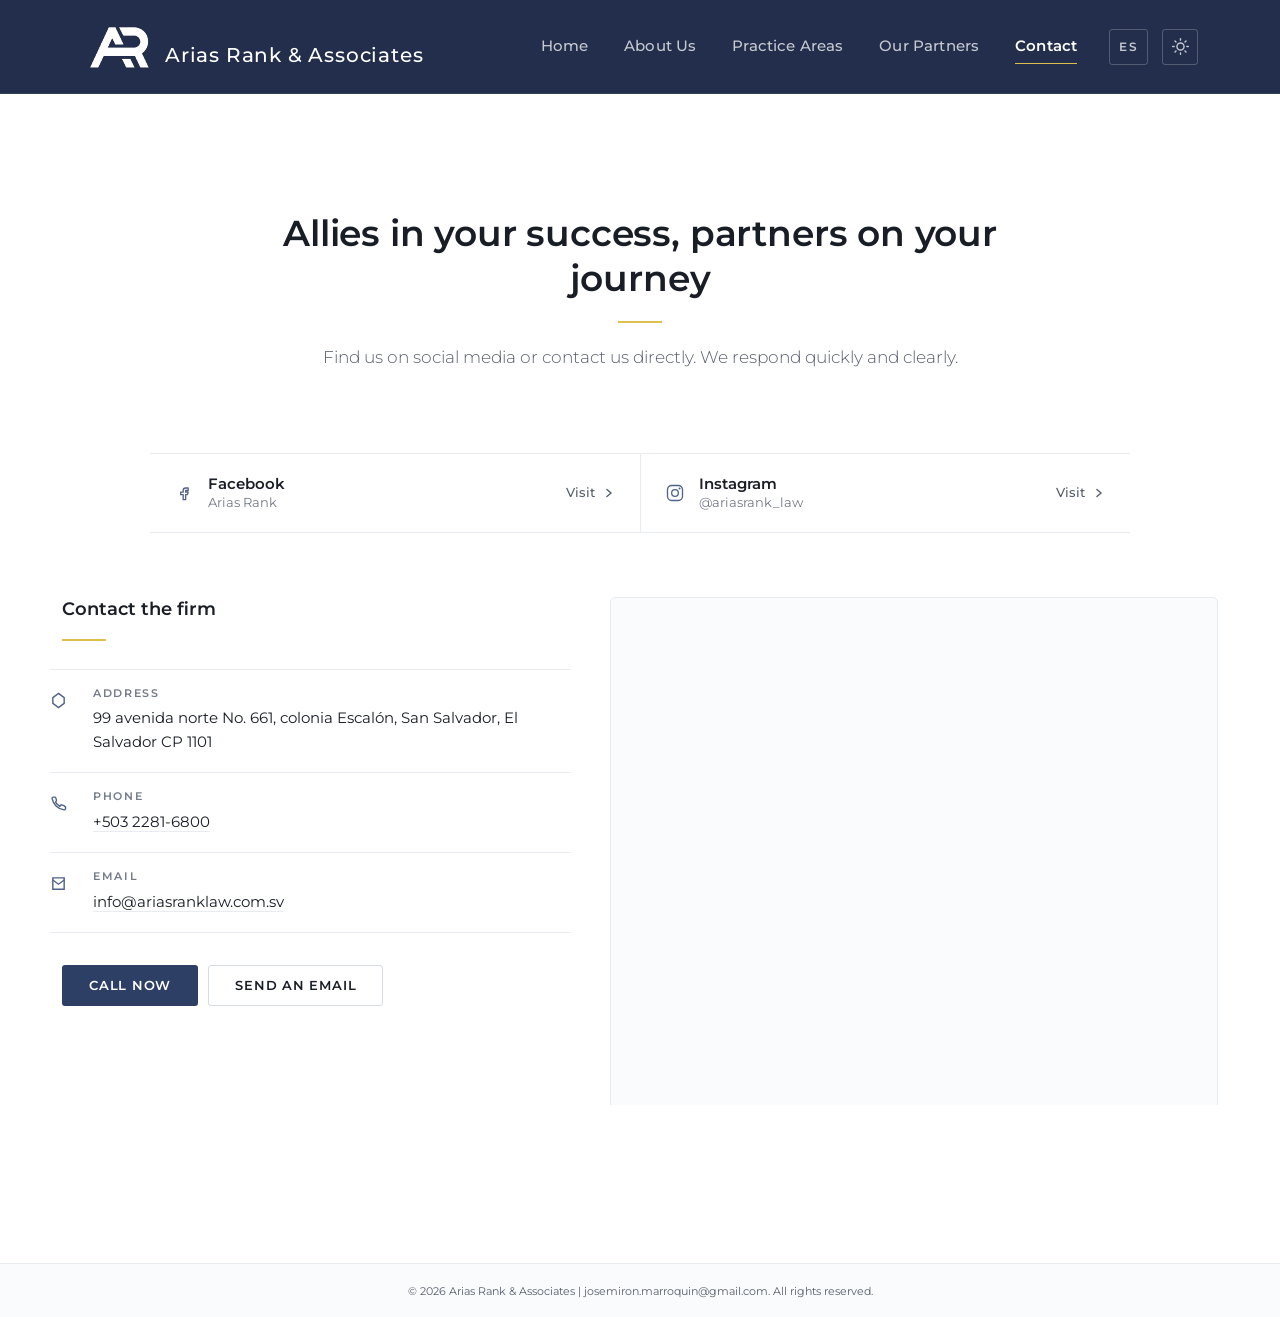
<file: en/contact-us/index.html>
<!DOCTYPE html><html lang="en" data-theme="light" data-astro-cid-sckkx6r4> <head><meta charset="UTF-8"><meta name="viewport" content="width=device-width, initial-scale=1"><meta name="generator" content="Astro v5.16.12"><title>Contact | Lawyers in Colonia Escalón, San Salvador</title><meta name="description" content="Contact Arias Rank &#38; Associates in San Salvador. Phone +503 2281-6800, email info@ariasranklaw.com.sv. We are at 99a avenida norte, Colonia Escalón."><link rel="canonical" href="https://www.ariasranklaw.com.sv/en/contact-us/"><meta name="robots" content="index, follow, max-image-preview:large"><link rel="alternate" hreflang="en" href="https://www.ariasranklaw.com.sv/en/contact-us/"><link rel="alternate" hreflang="es" href="https://www.ariasranklaw.com.sv/contact-us/"><link rel="alternate" hreflang="x-default" href="https://www.ariasranklaw.com.sv/contact-us/"><meta property="og:type" content="website"><meta property="og:site_name" content="Arias Rank &#38; Associates"><meta property="og:title" content="Contact | Lawyers in Colonia Escalón, San Salvador"><meta property="og:description" content="Contact Arias Rank &#38; Associates in San Salvador. Phone +503 2281-6800, email info@ariasranklaw.com.sv. We are at 99a avenida norte, Colonia Escalón."><meta property="og:locale" content="en_US"><meta property="og:locale:alternate" content="es_SV"><meta property="og:url" content="https://www.ariasranklaw.com.sv/en/contact-us/"><meta property="og:image" content="https://www.ariasranklaw.com.sv/images/arias-rank-hero-5.jpg"><meta property="og:image:width" content="4032"><meta property="og:image:height" content="3024"><meta property="og:image:alt" content="The firm’s building and premises"><meta name="twitter:card" content="summary_large_image"><meta name="twitter:title" content="Contact | Lawyers in Colonia Escalón, San Salvador"><meta name="twitter:description" content="Contact Arias Rank &#38; Associates in San Salvador. Phone +503 2281-6800, email info@ariasranklaw.com.sv. We are at 99a avenida norte, Colonia Escalón."><meta name="twitter:image" content="https://www.ariasranklaw.com.sv/images/arias-rank-hero-5.jpg"><meta name="theme-color" content="#222e4b"><link rel="icon" type="image/svg+xml" href="../../favicon.svg"><link rel="preconnect" href="https://fonts.googleapis.com"><link rel="preconnect" href="https://fonts.gstatic.com" crossorigin><link rel="stylesheet" href="https://fonts.googleapis.com/css2?family=Montserrat:ital,wght@0,100..900;1,100..900&display=swap"><link href="https://cdn.jsdelivr.net/npm/bootstrap@5.3.7/dist/css/bootstrap.min.css" rel="stylesheet" integrity="sha384-LN+7fdVzj6u52u30Kp6M/trliBMCMKTyK833zpbD+pXdCLuTusPj697FH4R/5mcr" crossorigin="anonymous"><link rel="stylesheet" href="../../style.css"><script type="application/ld+json">{"@context":"https://schema.org","@graph":[{"@type":["LegalService","Organization"],"@id":"https://www.ariasranklaw.com.sv/#despacho","name":"Arias Rank & Asociados","alternateName":"Arias Rank & Associates","url":"https://www.ariasranklaw.com.sv/","logo":"https://www.ariasranklaw.com.sv/logo.svg","image":"https://www.ariasranklaw.com.sv/images/oficinas/fachada.jpg","telephone":"+503 2281-6800","email":"info@ariasranklaw.com.sv","address":{"@type":"PostalAddress","streetAddress":"99a avenida norte No. 661, colonia Escalón","addressLocality":"San Salvador","addressRegion":"San Salvador","postalCode":"1101","addressCountry":"SV"},"geo":{"@type":"GeoCoordinates","latitude":13.7111483,"longitude":-89.2470013},"areaServed":{"@type":"Country","name":"El Salvador"},"availableLanguage":["es","en"],"sameAs":["https://www.facebook.com/profile.php?id=61580276947423","https://www.instagram.com/ariasrank_law"],"openingHoursSpecification":[{"@type":"OpeningHoursSpecification","dayOfWeek":["Monday","Tuesday","Wednesday","Thursday","Friday"],"opens":"08:00","closes":"17:00"}],"hasOfferCatalog":{"@type":"OfferCatalog","name":"Practice Areas","itemListElement":[{"@type":"Offer","itemOffered":{"@type":"Service","name":"Corporate Law","description":"Corporate structuring, mergers and acquisitions, corporate governance, and contract management.","provider":{"@id":"https://www.ariasranklaw.com.sv/#despacho"}}},{"@type":"Offer","itemOffered":{"@type":"Service","name":"Labor Law","description":"Design of internal policies, collective bargaining, compliance, and prevention of labor-related risks.","provider":{"@id":"https://www.ariasranklaw.com.sv/#despacho"}}},{"@type":"Offer","itemOffered":{"@type":"Service","name":"Economic Law","description":"Regulations, economic concentrations, consumer protection, and unfair competition.","provider":{"@id":"https://www.ariasranklaw.com.sv/#despacho"}}},{"@type":"Offer","itemOffered":{"@type":"Service","name":"Litigation","description":"Representation in lawsuits, arbitration, and dispute resolution.","provider":{"@id":"https://www.ariasranklaw.com.sv/#despacho"}}},{"@type":"Offer","itemOffered":{"@type":"Service","name":"Insurance Law","description":"Policy review, coverage analysis, and claims management for insured events.","provider":{"@id":"https://www.ariasranklaw.com.sv/#despacho"}}},{"@type":"Offer","itemOffered":{"@type":"Service","name":"Crisis Management","description":"Development of legal and operational strategies for unexpected events that may affect business continuity.","provider":{"@id":"https://www.ariasranklaw.com.sv/#despacho"}}}]}},{"@type":"WebSite","@id":"https://www.ariasranklaw.com.sv/#sitio","url":"https://www.ariasranklaw.com.sv/","name":"Arias Rank & Associates","inLanguage":"en","publisher":{"@id":"https://www.ariasranklaw.com.sv/#despacho"}},{"@type":"ContactPage","@id":"https://www.ariasranklaw.com.sv/en/contact-us/#pagina","url":"https://www.ariasranklaw.com.sv/en/contact-us/","name":"Contact | Lawyers in Colonia Escalón, San Salvador","description":"Contact Arias Rank & Associates in San Salvador. Phone +503 2281-6800, email info@ariasranklaw.com.sv. We are at 99a avenida norte, Colonia Escalón.","inLanguage":"en","isPartOf":{"@id":"https://www.ariasranklaw.com.sv/#sitio"},"about":{"@id":"https://www.ariasranklaw.com.sv/#despacho"},"breadcrumb":{"@type":"BreadcrumbList","itemListElement":[{"@type":"ListItem","position":1,"name":"Home","item":"https://www.ariasranklaw.com.sv/en/"},{"@type":"ListItem","position":2,"name":"Contact","item":"https://www.ariasranklaw.com.sv/en/contact-us/"}]}}]}</script><!--
			Tema: LIGHT por defecto, siempre.
			Solo se cambia a dark si el usuario lo eligió explícitamente antes.
			No se consulta prefers-color-scheme a propósito.
		--><script>
			(function () {
				try {
					if (localStorage.getItem('theme') === 'dark') {
						document.documentElement.setAttribute('data-theme', 'dark');
					}
				} catch (e) { /* almacenamiento bloqueado: se queda en light */ }
			})();
		</script><link rel="stylesheet" href="../../_astro/contact-us.CIRoQy7Z.css">
<style>html,body{margin:0;width:100%}
</style></head> <body data-astro-cid-sckkx6r4> <a class="skip-link" href="#contenido" data-astro-cid-sckkx6r4>Skip to content</a> <div class="wrapper" data-astro-cid-sckkx6r4> <div id="contenido" data-astro-cid-sckkx6r4>  <nav class="navbar navbar-expand-lg p-1 navbar-dark"> <div class="container"> <a href="../../en/" class="d-flex align-items-center justify-content-center navbar-brand fs-5"> <img src="../../logo_w.svg" alt="Arias Rank logo" class="img-fluid" width="75" height="75"> <p class="mt-3 ms-2">Arias Rank &amp; Associates</p> </a> <button class="navbar-toggler" type="button" data-bs-toggle="collapse" data-bs-target="#navbarSupportedContent" aria-controls="navbarSupportedContent" aria-expanded="false" aria-label="Open or close navigation"> <span class="navbar-toggler-icon"></span> </button> <div class="collapse navbar-collapse" id="navbarSupportedContent"> <ul class="navbar-nav ms-auto align-items-center"> <li class="nav-item"> <a class="nav-link " href="../../en/">Home</a> </li><li class="nav-item"> <a class="nav-link " href="../../en/about/">About Us</a> </li><li class="nav-item"> <a class="nav-link " href="../../en/practice-areas/">Practice Areas</a> </li><li class="nav-item"> <a class="nav-link " href="../../en/team/">Our Partners</a> </li><li class="nav-item"> <a class="nav-link active" href="../../en/contact-us/">Contact</a> </li> <li class="nav-item"> <div class="navbar-utiles">  <a class="lang-toggle" href="../../contact-us/" lang="es" hreflang="es" aria-label="Ver este sitio en español" title="Ver este sitio en español">ES</a> <button class="theme-toggle" aria-label="Switch to dark theme" title="Switch theme" type="button" data-a-oscuro="Switch to dark theme" data-a-claro="Switch to light theme"> <svg class="icon-sun" viewBox="0 0 24 24" fill="none" stroke="currentColor" stroke-width="2" stroke-linecap="round"> <circle cx="12" cy="12" r="5"></circle><path d="M12 1v2M12 21v2M4.22 4.22l1.42 1.42M18.36 18.36l1.42 1.42M1 12h2M21 12h2M4.22 19.78l1.42-1.42M18.36 5.64l1.42-1.42"></path> </svg> <svg class="icon-moon" viewBox="0 0 24 24" fill="none" stroke="currentColor" stroke-width="2" stroke-linecap="round"> <path d="M21 12.79A9 9 0 1 1 11.21 3 7 7 0 0 0 21 12.79z"></path> </svg> </button> </div> </li> </ul> </div> </div> </nav> <section id="contacto" class="contact" aria-labelledby="contact-title" role="region" data-astro-cid-jjagjrbk> <div class="container" data-astro-cid-jjagjrbk> <!-- Intro --> <div class="intro anim-hidden anim-hidden-fade-down" data-astro-cid-jjagjrbk> <h1 id="contact-title" class="h2" data-astro-cid-jjagjrbk>Allies in your success, partners on your journey</h1> <p class="lead" data-astro-cid-jjagjrbk>Find us on social media or contact us directly. We respond quickly and clearly.</p> </div> <!-- Banda de redes --> <div class="socials anim-stagger" aria-label="Official social media profiles" data-astro-cid-jjagjrbk> <article class="social-card" aria-label="Facebook Arias Rank" data-astro-cid-jjagjrbk> <svg class="social-icon" viewBox="0 0 24 24" fill="none" aria-hidden="true" data-astro-cid-jjagjrbk><path d="M14 9h3V6h-3c-1.7 0-3 1.3-3 3v2H8v3h3v6h3v-6h2.2l.8-3H14V9z" stroke="currentColor" stroke-width="1.6" stroke-linecap="round" stroke-linejoin="round"/></svg> <div class="social-meta" data-astro-cid-jjagjrbk> <p class="social-title" data-astro-cid-jjagjrbk>Facebook</p> <p class="social-handle" data-astro-cid-jjagjrbk>Arias Rank</p> </div> <a class="social-link" href="https://www.facebook.com/profile.php?id=61580276947423" target="_blank" rel="noopener" aria-label="Open Facebook Arias Rank" data-astro-cid-jjagjrbk> Visit <svg class="chev" viewBox="0 0 20 20" fill="none" aria-hidden="true" data-astro-cid-jjagjrbk> <path d="M7 5l6 5-6 5" stroke="currentColor" stroke-width="2" stroke-linecap="round" stroke-linejoin="round" data-astro-cid-jjagjrbk></path> </svg> </a> </article><article class="social-card" aria-label="Instagram @ariasrank_law" data-astro-cid-jjagjrbk> <svg class="social-icon" viewBox="0 0 24 24" fill="none" aria-hidden="true" data-astro-cid-jjagjrbk><rect x="3" y="3" width="18" height="18" rx="5" stroke="currentColor" stroke-width="1.6"/><circle cx="12" cy="12" r="4" stroke="currentColor" stroke-width="1.6"/><circle cx="17.5" cy="6.5" r="1.2" fill="currentColor"/></svg> <div class="social-meta" data-astro-cid-jjagjrbk> <p class="social-title" data-astro-cid-jjagjrbk>Instagram</p> <p class="social-handle" data-astro-cid-jjagjrbk>@ariasrank_law</p> </div> <a class="social-link" href="https://www.instagram.com/ariasrank_law" target="_blank" rel="noopener" aria-label="Open Instagram @ariasrank_law" data-astro-cid-jjagjrbk> Visit <svg class="chev" viewBox="0 0 20 20" fill="none" aria-hidden="true" data-astro-cid-jjagjrbk> <path d="M7 5l6 5-6 5" stroke="currentColor" stroke-width="2" stroke-linecap="round" stroke-linejoin="round" data-astro-cid-jjagjrbk></path> </svg> </a> </article> </div> <!-- Datos + mapa --> <div class="grid anim-hidden anim-hidden-fade-up" data-astro-cid-jjagjrbk> <!-- Datos de contacto --> <article class="card" aria-label="Arias Rank &#38; Associates contact details" data-astro-cid-jjagjrbk> <h2 data-astro-cid-jjagjrbk>Contact the firm</h2> <div class="list" data-astro-cid-jjagjrbk> <div class="row" data-astro-cid-jjagjrbk> <svg class="icon" viewBox="0 0 24 24" fill="none" aria-hidden="true" data-astro-cid-jjagjrbk><path d="M12 2l8 6v8l-8 6-8-6V8l8-6z" stroke="currentColor" stroke-width="2" stroke-linecap="round" data-astro-cid-jjagjrbk></path></svg> <div data-astro-cid-jjagjrbk> <div class="label" data-astro-cid-jjagjrbk>Address</div> <div class="value" data-astro-cid-jjagjrbk>99 avenida norte No. 661, colonia Escalón, San Salvador, El Salvador CP 1101</div> </div> </div> <div class="row" data-astro-cid-jjagjrbk> <svg class="icon" viewBox="0 0 24 24" fill="none" aria-hidden="true" data-astro-cid-jjagjrbk><path d="M22 16.92V19a2 2 0 0 1-2.18 2A19.78 19.78 0 0 1 3 5.18 2 2 0 0 1 5 3h2.09a1 1 0 0 1 1 .75l1 3.49a1 1 0 0 1-.29 1L7.91 10.1a16 16 0 0 0 6 6l1.37-1.89a1 1 0 0 1 1-.29l3.49 1a1 1 0 0 1 .74 1Z" stroke="currentColor" stroke-width="2" stroke-linecap="round" data-astro-cid-jjagjrbk></path></svg> <div data-astro-cid-jjagjrbk> <div class="label" data-astro-cid-jjagjrbk>Phone</div> <div class="value" data-astro-cid-jjagjrbk><a href="tel:+50322816800" aria-label="Call +503 2281-6800" data-astro-cid-jjagjrbk>+503 2281-6800</a></div> </div> </div> <div class="row" data-astro-cid-jjagjrbk> <svg class="icon" viewBox="0 0 24 24" fill="none" aria-hidden="true" data-astro-cid-jjagjrbk><path d="M4 4h16v16H4z" stroke="currentColor" stroke-width="2" stroke-linecap="round" data-astro-cid-jjagjrbk></path><path d="M4 7l8 6 8-6" stroke="currentColor" stroke-width="2" stroke-linecap="round" data-astro-cid-jjagjrbk></path></svg> <div data-astro-cid-jjagjrbk> <div class="label" data-astro-cid-jjagjrbk>Email</div> <div class="value" data-astro-cid-jjagjrbk><a href="mailto:info@ariasranklaw.com.sv" aria-label="Send an email to info@ariasranklaw.com.sv" data-astro-cid-jjagjrbk>info@ariasranklaw.com.sv</a></div> </div> </div> </div> <div class="cta-strip" role="group" aria-label="Quick actions" data-astro-cid-jjagjrbk> <a class="custom-btn custom-btn-primary" href="tel:+50322816800" data-astro-cid-jjagjrbk>Call now</a> <a class="custom-btn custom-btn-outline-secondary" href="mailto:info@ariasranklaw.com.sv" data-astro-cid-jjagjrbk>Send an email</a> </div> </article> <!-- Mapa embebido --> <aside class="map" aria-label="Location map" data-astro-cid-jjagjrbk> <iframe width="100%" height="100%" src="https://maps.google.com/maps?q=13.7111483,-89.2470013&z=17&output=embed&hl=en&t=m" style="border:0;" allowfullscreen loading="lazy" title="Arias Rank &#38; Associates location" data-astro-cid-jjagjrbk>
            </iframe> <div class="map-note" data-astro-cid-jjagjrbk>Reference point: Colonia Escalón, San Salvador.</div> </aside> </div> </div> </section>   </div> <footer class="footer mt-auto"> <div class="container text-center p-3"> <small>© 2026 Arias Rank & Associates | josemiron.marroquin@gmail.com. All rights reserved.</small> </div> </footer> </div> <button class="back-to-top" type="button" aria-label="Back to top" data-astro-cid-sckkx6r4> <svg viewBox="0 0 24 24" fill="none" stroke="currentColor" stroke-width="2.2" stroke-linecap="round" stroke-linejoin="round" aria-hidden="true" data-astro-cid-sckkx6r4> <path d="M12 19V5M5 12l7-7 7 7" data-astro-cid-sckkx6r4></path> </svg> </button>  <script defer src="https://cdn.jsdelivr.net/npm/bootstrap@5.3.7/dist/js/bootstrap.min.js" integrity="sha384-7qAoOXltbVP82dhxHAUje59V5r2YsVfBafyUDxEdApLPmcdhBPg1DKg1ERo0BZlK" crossorigin="anonymous"></script> </body> <script type="module">const r={"anim-hidden-fade-in":"anim-fade-in","anim-hidden-fade-up":"anim-fade-up","anim-hidden-fade-down":"anim-fade-down","anim-hidden-slide-left":"anim-slide-left","anim-hidden-slide-right":"anim-slide-right","anim-hidden-scale-in":"anim-scale-in","anim-hidden-blur-in":"anim-blur-in"},o=new IntersectionObserver(t=>{t.forEach(i=>{if(!i.isIntersecting)return;const e=i.target;e.classList.contains("animate-section")&&(e.classList.add("animate-fading"),e.classList.remove("animate-section"));for(const[a,s]of Object.entries(r))if(e.classList.contains(a)){e.classList.remove(a,"anim-hidden"),e.classList.add(s);break}e.classList.contains("anim-stagger")&&e.classList.add("anim-active"),o.unobserve(e)})},{threshold:.1,rootMargin:"0px 0px -40px 0px"});document.querySelectorAll('.animate-section, [class*="anim-hidden"], .anim-stagger').forEach(t=>o.observe(t));document.querySelectorAll(".theme-toggle").forEach(t=>{t.addEventListener("click",()=>{const i=document.documentElement,e=i.getAttribute("data-theme")==="dark"?"light":"dark";i.setAttribute("data-theme",e);try{localStorage.setItem("theme",e)}catch{}const a=e==="dark"?t.dataset.aClaro:t.dataset.aOscuro;a&&t.setAttribute("aria-label",a)})});const d=document.querySelector(".back-to-top");let n=!1;function c(){d?.classList.toggle("is-visible",window.scrollY>600),n=!1}window.addEventListener("scroll",()=>{n||(n=!0,requestAnimationFrame(c))},{passive:!0});c();d?.addEventListener("click",()=>{const t=window.matchMedia("(prefers-reduced-motion: reduce)").matches;window.scrollTo({top:0,behavior:t?"auto":"smooth"})});</script> </html>
</file>
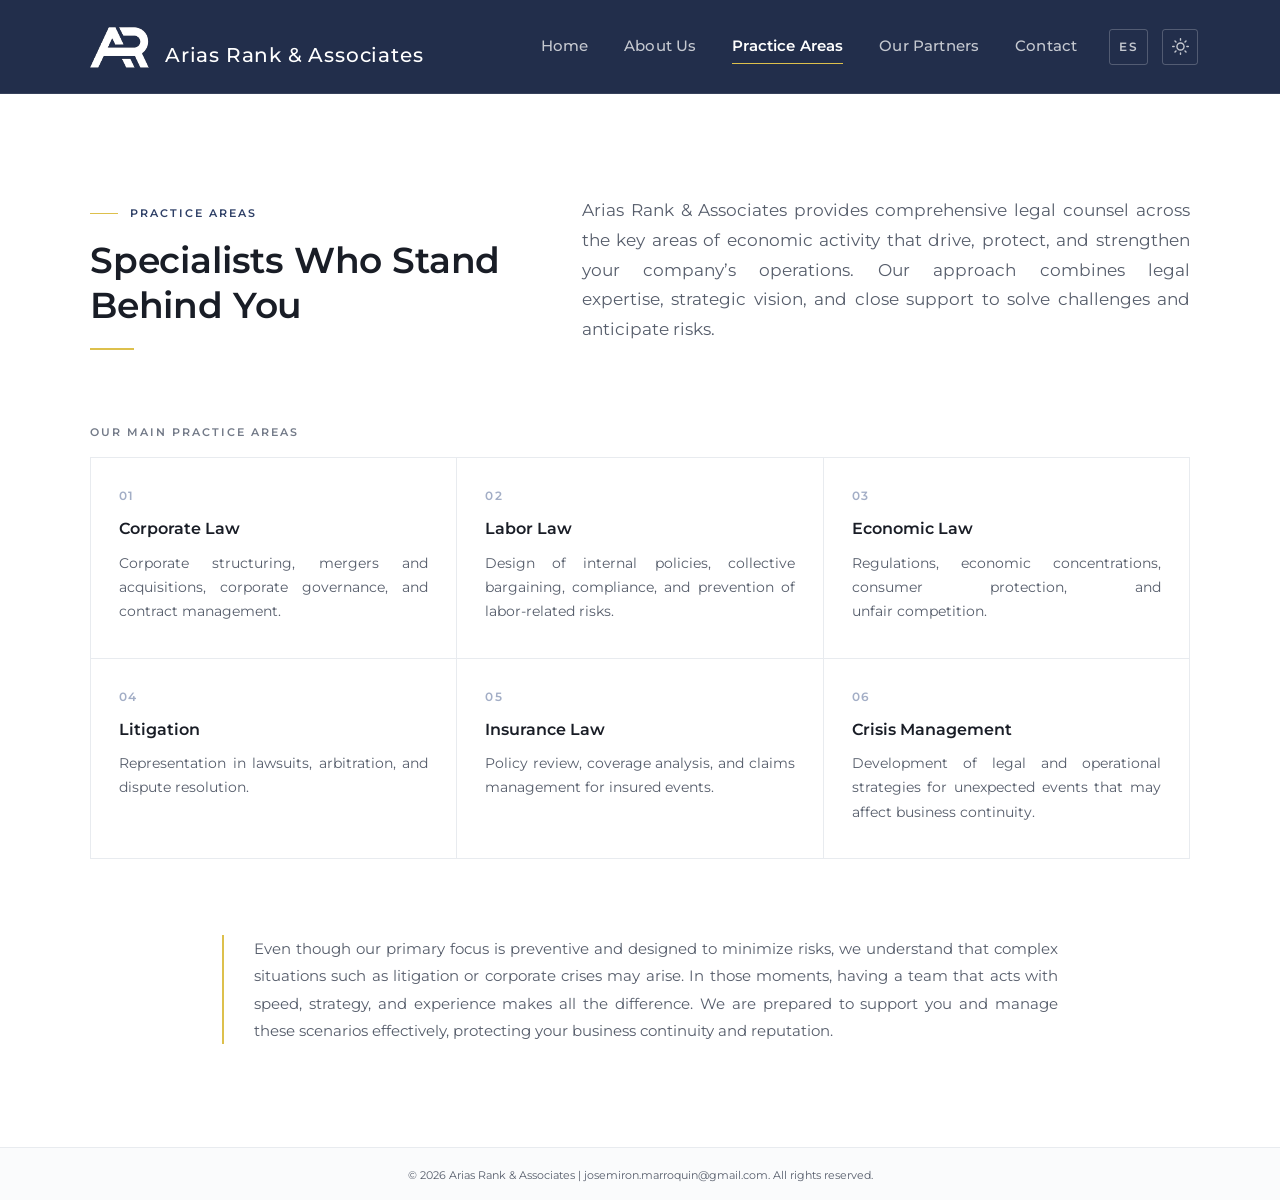
<file: en/practice-areas/index.html>
<!DOCTYPE html><html lang="en" data-theme="light" data-astro-cid-sckkx6r4> <head><meta charset="UTF-8"><meta name="viewport" content="width=device-width, initial-scale=1"><meta name="generator" content="Astro v5.16.12"><title>Practice Areas: Corporate, Labour and Litigation | Arias Rank</title><meta name="description" content="Corporate, labour and economic law, litigation, insurance and crisis management. Six practice areas to protect your company’s operations in El Salvador."><link rel="canonical" href="https://www.ariasranklaw.com.sv/en/practice-areas/"><meta name="robots" content="index, follow, max-image-preview:large"><link rel="alternate" hreflang="en" href="https://www.ariasranklaw.com.sv/en/practice-areas/"><link rel="alternate" hreflang="es" href="https://www.ariasranklaw.com.sv/practice-areas/"><link rel="alternate" hreflang="x-default" href="https://www.ariasranklaw.com.sv/practice-areas/"><meta property="og:type" content="website"><meta property="og:site_name" content="Arias Rank &#38; Associates"><meta property="og:title" content="Practice Areas: Corporate, Labour and Litigation | Arias Rank"><meta property="og:description" content="Corporate, labour and economic law, litigation, insurance and crisis management. Six practice areas to protect your company’s operations in El Salvador."><meta property="og:locale" content="en_US"><meta property="og:locale:alternate" content="es_SV"><meta property="og:url" content="https://www.ariasranklaw.com.sv/en/practice-areas/"><meta property="og:image" content="https://www.ariasranklaw.com.sv/images/arias-rank-hero-5.jpg"><meta property="og:image:width" content="4032"><meta property="og:image:height" content="3024"><meta property="og:image:alt" content="The firm’s building and premises"><meta name="twitter:card" content="summary_large_image"><meta name="twitter:title" content="Practice Areas: Corporate, Labour and Litigation | Arias Rank"><meta name="twitter:description" content="Corporate, labour and economic law, litigation, insurance and crisis management. Six practice areas to protect your company’s operations in El Salvador."><meta name="twitter:image" content="https://www.ariasranklaw.com.sv/images/arias-rank-hero-5.jpg"><meta name="theme-color" content="#222e4b"><link rel="icon" type="image/svg+xml" href="../../favicon.svg"><link rel="preconnect" href="https://fonts.googleapis.com"><link rel="preconnect" href="https://fonts.gstatic.com" crossorigin><link rel="stylesheet" href="https://fonts.googleapis.com/css2?family=Montserrat:ital,wght@0,100..900;1,100..900&display=swap"><link href="https://cdn.jsdelivr.net/npm/bootstrap@5.3.7/dist/css/bootstrap.min.css" rel="stylesheet" integrity="sha384-LN+7fdVzj6u52u30Kp6M/trliBMCMKTyK833zpbD+pXdCLuTusPj697FH4R/5mcr" crossorigin="anonymous"><link rel="stylesheet" href="../../style.css"><script type="application/ld+json">{"@context":"https://schema.org","@graph":[{"@type":["LegalService","Organization"],"@id":"https://www.ariasranklaw.com.sv/#despacho","name":"Arias Rank & Asociados","alternateName":"Arias Rank & Associates","url":"https://www.ariasranklaw.com.sv/","logo":"https://www.ariasranklaw.com.sv/logo.svg","image":"https://www.ariasranklaw.com.sv/images/oficinas/fachada.jpg","telephone":"+503 2281-6800","email":"info@ariasranklaw.com.sv","address":{"@type":"PostalAddress","streetAddress":"99a avenida norte No. 661, colonia Escalón","addressLocality":"San Salvador","addressRegion":"San Salvador","postalCode":"1101","addressCountry":"SV"},"geo":{"@type":"GeoCoordinates","latitude":13.7111483,"longitude":-89.2470013},"areaServed":{"@type":"Country","name":"El Salvador"},"availableLanguage":["es","en"],"sameAs":["https://www.facebook.com/profile.php?id=61580276947423","https://www.instagram.com/ariasrank_law"],"openingHoursSpecification":[{"@type":"OpeningHoursSpecification","dayOfWeek":["Monday","Tuesday","Wednesday","Thursday","Friday"],"opens":"08:00","closes":"17:00"}],"hasOfferCatalog":{"@type":"OfferCatalog","name":"Practice Areas","itemListElement":[{"@type":"Offer","itemOffered":{"@type":"Service","name":"Corporate Law","description":"Corporate structuring, mergers and acquisitions, corporate governance, and contract management.","provider":{"@id":"https://www.ariasranklaw.com.sv/#despacho"}}},{"@type":"Offer","itemOffered":{"@type":"Service","name":"Labor Law","description":"Design of internal policies, collective bargaining, compliance, and prevention of labor-related risks.","provider":{"@id":"https://www.ariasranklaw.com.sv/#despacho"}}},{"@type":"Offer","itemOffered":{"@type":"Service","name":"Economic Law","description":"Regulations, economic concentrations, consumer protection, and unfair competition.","provider":{"@id":"https://www.ariasranklaw.com.sv/#despacho"}}},{"@type":"Offer","itemOffered":{"@type":"Service","name":"Litigation","description":"Representation in lawsuits, arbitration, and dispute resolution.","provider":{"@id":"https://www.ariasranklaw.com.sv/#despacho"}}},{"@type":"Offer","itemOffered":{"@type":"Service","name":"Insurance Law","description":"Policy review, coverage analysis, and claims management for insured events.","provider":{"@id":"https://www.ariasranklaw.com.sv/#despacho"}}},{"@type":"Offer","itemOffered":{"@type":"Service","name":"Crisis Management","description":"Development of legal and operational strategies for unexpected events that may affect business continuity.","provider":{"@id":"https://www.ariasranklaw.com.sv/#despacho"}}}]}},{"@type":"WebSite","@id":"https://www.ariasranklaw.com.sv/#sitio","url":"https://www.ariasranklaw.com.sv/","name":"Arias Rank & Associates","inLanguage":"en","publisher":{"@id":"https://www.ariasranklaw.com.sv/#despacho"}},{"@type":"WebPage","@id":"https://www.ariasranklaw.com.sv/en/practice-areas/#pagina","url":"https://www.ariasranklaw.com.sv/en/practice-areas/","name":"Practice Areas: Corporate, Labour and Litigation | Arias Rank","description":"Corporate, labour and economic law, litigation, insurance and crisis management. Six practice areas to protect your company’s operations in El Salvador.","inLanguage":"en","isPartOf":{"@id":"https://www.ariasranklaw.com.sv/#sitio"},"about":{"@id":"https://www.ariasranklaw.com.sv/#despacho"},"breadcrumb":{"@type":"BreadcrumbList","itemListElement":[{"@type":"ListItem","position":1,"name":"Home","item":"https://www.ariasranklaw.com.sv/en/"},{"@type":"ListItem","position":2,"name":"Practice Areas","item":"https://www.ariasranklaw.com.sv/en/practice-areas/"}]}}]}</script><!--
			Tema: LIGHT por defecto, siempre.
			Solo se cambia a dark si el usuario lo eligió explícitamente antes.
			No se consulta prefers-color-scheme a propósito.
		--><script>
			(function () {
				try {
					if (localStorage.getItem('theme') === 'dark') {
						document.documentElement.setAttribute('data-theme', 'dark');
					}
				} catch (e) { /* almacenamiento bloqueado: se queda en light */ }
			})();
		</script><style>html,body{margin:0;width:100%}
</style></head> <body data-astro-cid-sckkx6r4> <a class="skip-link" href="#contenido" data-astro-cid-sckkx6r4>Skip to content</a> <div class="wrapper" data-astro-cid-sckkx6r4> <div id="contenido" data-astro-cid-sckkx6r4>  <nav class="navbar navbar-expand-lg p-1 navbar-dark"> <div class="container"> <a href="../../en/" class="d-flex align-items-center justify-content-center navbar-brand fs-5"> <img src="../../logo_w.svg" alt="Arias Rank logo" class="img-fluid" width="75" height="75"> <p class="mt-3 ms-2">Arias Rank &amp; Associates</p> </a> <button class="navbar-toggler" type="button" data-bs-toggle="collapse" data-bs-target="#navbarSupportedContent" aria-controls="navbarSupportedContent" aria-expanded="false" aria-label="Open or close navigation"> <span class="navbar-toggler-icon"></span> </button> <div class="collapse navbar-collapse" id="navbarSupportedContent"> <ul class="navbar-nav ms-auto align-items-center"> <li class="nav-item"> <a class="nav-link " href="../../en/">Home</a> </li><li class="nav-item"> <a class="nav-link " href="../../en/about/">About Us</a> </li><li class="nav-item"> <a class="nav-link active" href="../../en/practice-areas/">Practice Areas</a> </li><li class="nav-item"> <a class="nav-link " href="../../en/team/">Our Partners</a> </li><li class="nav-item"> <a class="nav-link " href="../../en/contact-us/">Contact</a> </li> <li class="nav-item"> <div class="navbar-utiles">  <a class="lang-toggle" href="../../practice-areas/" lang="es" hreflang="es" aria-label="Ver este sitio en español" title="Ver este sitio en español">ES</a> <button class="theme-toggle" aria-label="Switch to dark theme" title="Switch theme" type="button" data-a-oscuro="Switch to dark theme" data-a-claro="Switch to light theme"> <svg class="icon-sun" viewBox="0 0 24 24" fill="none" stroke="currentColor" stroke-width="2" stroke-linecap="round"> <circle cx="12" cy="12" r="5"></circle><path d="M12 1v2M12 21v2M4.22 4.22l1.42 1.42M18.36 18.36l1.42 1.42M1 12h2M21 12h2M4.22 19.78l1.42-1.42M18.36 5.64l1.42-1.42"></path> </svg> <svg class="icon-moon" viewBox="0 0 24 24" fill="none" stroke="currentColor" stroke-width="2" stroke-linecap="round"> <path d="M21 12.79A9 9 0 1 1 11.21 3 7 7 0 0 0 21 12.79z"></path> </svg> </button> </div> </li> </ul> </div> </div> </nav> <section class="practice" id="areas-derecho" aria-labelledby="practice-title"> <!-- Encabezado asimétrico: rótulo y título a la izquierda, entrada a la derecha --> <div class="practice-head anim-hidden anim-hidden-fade-up"> <div class="practice-head-title"> <span class="pill">Practice Areas</span>  <h1 id="practice-title" class="h2">Specialists Who Stand Behind You</h1> </div> <p class="practice-intro">Arias Rank &amp; Associates provides comprehensive legal counsel across the key areas of economic activity that drive, protect, and strengthen your company’s operations. Our approach combines legal expertise, strategic vision, and close support to solve challenges and anticipate risks.</p> </div>  <h2 class="practice-kicker">Our Main Practice Areas</h2> <div class="practice-grid anim-stagger"> <article class="practice-card" aria-label="Corporate Law"> <span class="practice-num" aria-hidden="true">01</span> <h3 class="practice-name">Corporate Law</h3> <p class="practice-desc">Corporate structuring, mergers and acquisitions, corporate governance, and contract management.</p> </article><article class="practice-card" aria-label="Labor Law"> <span class="practice-num" aria-hidden="true">02</span> <h3 class="practice-name">Labor Law</h3> <p class="practice-desc">Design of internal policies, collective bargaining, compliance, and prevention of labor-related risks.</p> </article><article class="practice-card" aria-label="Economic Law"> <span class="practice-num" aria-hidden="true">03</span> <h3 class="practice-name">Economic Law</h3> <p class="practice-desc">Regulations, economic concentrations, consumer protection, and unfair competition.</p> </article><article class="practice-card" aria-label="Litigation"> <span class="practice-num" aria-hidden="true">04</span> <h3 class="practice-name">Litigation</h3> <p class="practice-desc">Representation in lawsuits, arbitration, and dispute resolution.</p> </article><article class="practice-card" aria-label="Insurance Law"> <span class="practice-num" aria-hidden="true">05</span> <h3 class="practice-name">Insurance Law</h3> <p class="practice-desc">Policy review, coverage analysis, and claims management for insured events.</p> </article><article class="practice-card" aria-label="Crisis Management"> <span class="practice-num" aria-hidden="true">06</span> <h3 class="practice-name">Crisis Management</h3> <p class="practice-desc">Development of legal and operational strategies for unexpected events that may affect business continuity.</p> </article> </div> <!-- Cierre: nota al margen, marcada con filete dorado --> <aside class="practice-note anim-hidden anim-hidden-fade-up"> <p>Even though our primary focus is preventive and designed to minimize risks, we understand that complex situations such as litigation or corporate crises may arise. In those moments, having a team that acts with speed, strategy, and experience makes all the difference. We are prepared to support you and manage these scenarios effectively, protecting your business continuity and reputation.</p> </aside> </section>  </div> <footer class="footer mt-auto"> <div class="container text-center p-3"> <small>© 2026 Arias Rank & Associates | josemiron.marroquin@gmail.com. All rights reserved.</small> </div> </footer> </div> <button class="back-to-top" type="button" aria-label="Back to top" data-astro-cid-sckkx6r4> <svg viewBox="0 0 24 24" fill="none" stroke="currentColor" stroke-width="2.2" stroke-linecap="round" stroke-linejoin="round" aria-hidden="true" data-astro-cid-sckkx6r4> <path d="M12 19V5M5 12l7-7 7 7" data-astro-cid-sckkx6r4></path> </svg> </button>  <script defer src="https://cdn.jsdelivr.net/npm/bootstrap@5.3.7/dist/js/bootstrap.min.js" integrity="sha384-7qAoOXltbVP82dhxHAUje59V5r2YsVfBafyUDxEdApLPmcdhBPg1DKg1ERo0BZlK" crossorigin="anonymous"></script> </body> <script type="module">const r={"anim-hidden-fade-in":"anim-fade-in","anim-hidden-fade-up":"anim-fade-up","anim-hidden-fade-down":"anim-fade-down","anim-hidden-slide-left":"anim-slide-left","anim-hidden-slide-right":"anim-slide-right","anim-hidden-scale-in":"anim-scale-in","anim-hidden-blur-in":"anim-blur-in"},o=new IntersectionObserver(t=>{t.forEach(i=>{if(!i.isIntersecting)return;const e=i.target;e.classList.contains("animate-section")&&(e.classList.add("animate-fading"),e.classList.remove("animate-section"));for(const[a,s]of Object.entries(r))if(e.classList.contains(a)){e.classList.remove(a,"anim-hidden"),e.classList.add(s);break}e.classList.contains("anim-stagger")&&e.classList.add("anim-active"),o.unobserve(e)})},{threshold:.1,rootMargin:"0px 0px -40px 0px"});document.querySelectorAll('.animate-section, [class*="anim-hidden"], .anim-stagger').forEach(t=>o.observe(t));document.querySelectorAll(".theme-toggle").forEach(t=>{t.addEventListener("click",()=>{const i=document.documentElement,e=i.getAttribute("data-theme")==="dark"?"light":"dark";i.setAttribute("data-theme",e);try{localStorage.setItem("theme",e)}catch{}const a=e==="dark"?t.dataset.aClaro:t.dataset.aOscuro;a&&t.setAttribute("aria-label",a)})});const d=document.querySelector(".back-to-top");let n=!1;function c(){d?.classList.toggle("is-visible",window.scrollY>600),n=!1}window.addEventListener("scroll",()=>{n||(n=!0,requestAnimationFrame(c))},{passive:!0});c();d?.addEventListener("click",()=>{const t=window.matchMedia("(prefers-reduced-motion: reduce)").matches;window.scrollTo({top:0,behavior:t?"auto":"smooth"})});</script> </html>
</file>
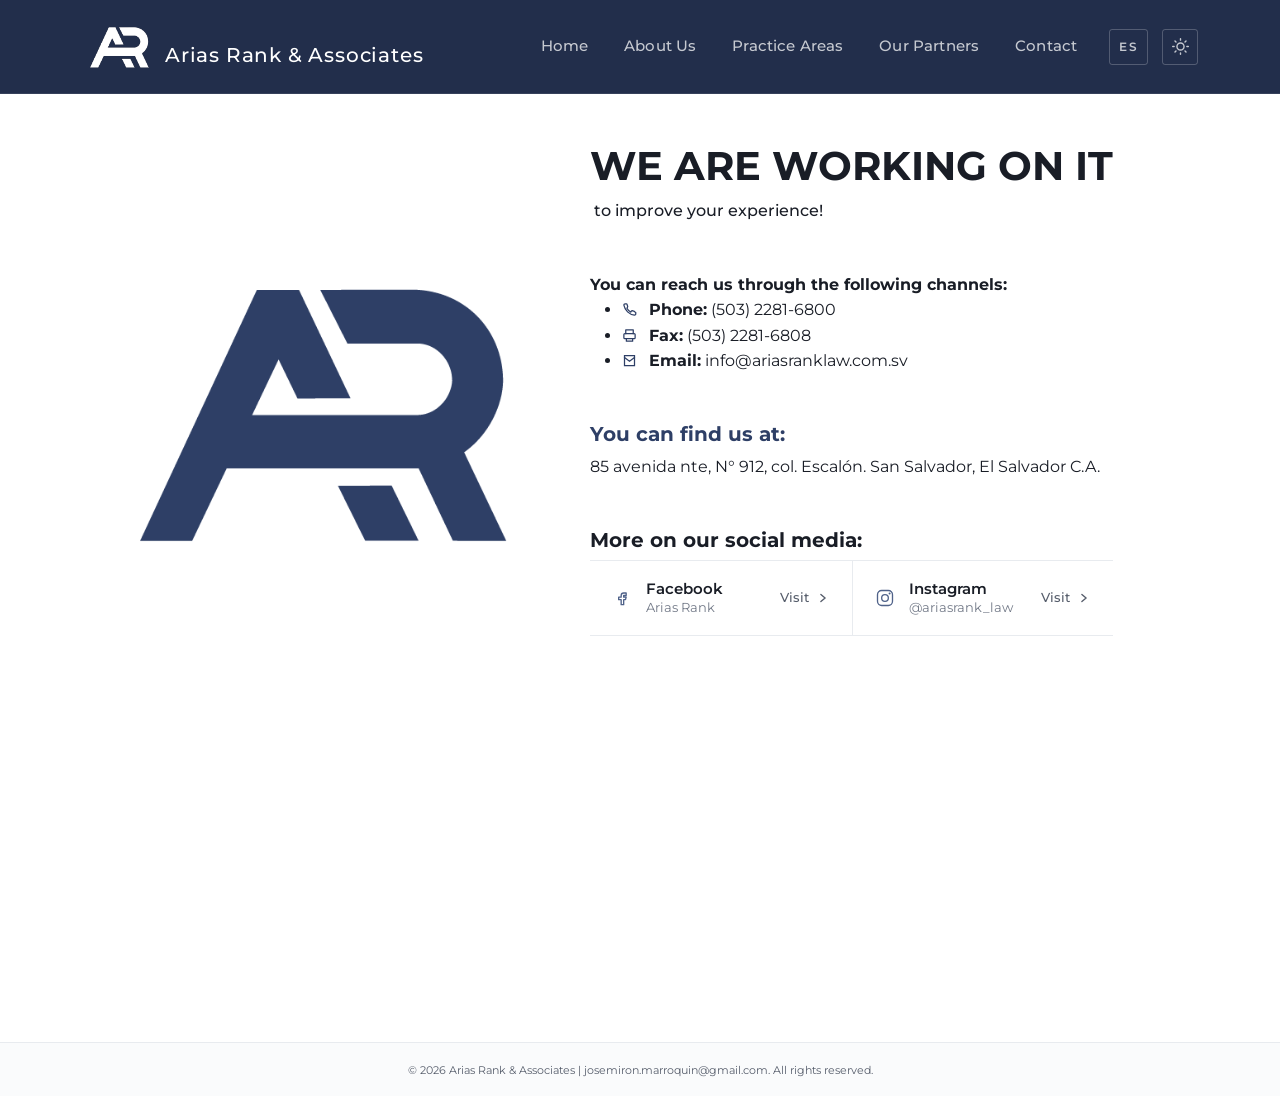
<file: en/progress/index.html>
<!DOCTYPE html><html lang="en" data-theme="light" data-astro-cid-sckkx6r4> <head><meta charset="UTF-8"><meta name="viewport" content="width=device-width, initial-scale=1"><meta name="generator" content="Astro v5.16.12"><title>Under construction | Arias Rank &amp; Associates</title><meta name="description" content="We are working on this section. Contact Arias Rank &#38; Associates by phone or email in the meantime."><link rel="canonical" href="https://www.ariasranklaw.com.sv/en/progress/"><meta name="robots" content="noindex, follow"><link rel="alternate" hreflang="en" href="https://www.ariasranklaw.com.sv/en/progress/"><link rel="alternate" hreflang="es" href="https://www.ariasranklaw.com.sv/progress/"><link rel="alternate" hreflang="x-default" href="https://www.ariasranklaw.com.sv/progress/"><meta property="og:type" content="website"><meta property="og:site_name" content="Arias Rank &#38; Associates"><meta property="og:title" content="Under construction | Arias Rank &#38; Associates"><meta property="og:description" content="We are working on this section. Contact Arias Rank &#38; Associates by phone or email in the meantime."><meta property="og:locale" content="en_US"><meta property="og:locale:alternate" content="es_SV"><meta property="og:url" content="https://www.ariasranklaw.com.sv/en/progress/"><meta property="og:image" content="https://www.ariasranklaw.com.sv/images/arias-rank-hero-5.jpg"><meta property="og:image:width" content="4032"><meta property="og:image:height" content="3024"><meta property="og:image:alt" content="The firm’s building and premises"><meta name="twitter:card" content="summary_large_image"><meta name="twitter:title" content="Under construction | Arias Rank &#38; Associates"><meta name="twitter:description" content="We are working on this section. Contact Arias Rank &#38; Associates by phone or email in the meantime."><meta name="twitter:image" content="https://www.ariasranklaw.com.sv/images/arias-rank-hero-5.jpg"><meta name="theme-color" content="#222e4b"><link rel="icon" type="image/svg+xml" href="../../favicon.svg"><link rel="preconnect" href="https://fonts.googleapis.com"><link rel="preconnect" href="https://fonts.gstatic.com" crossorigin><link rel="stylesheet" href="https://fonts.googleapis.com/css2?family=Montserrat:ital,wght@0,100..900;1,100..900&display=swap"><link href="https://cdn.jsdelivr.net/npm/bootstrap@5.3.7/dist/css/bootstrap.min.css" rel="stylesheet" integrity="sha384-LN+7fdVzj6u52u30Kp6M/trliBMCMKTyK833zpbD+pXdCLuTusPj697FH4R/5mcr" crossorigin="anonymous"><link rel="stylesheet" href="../../style.css"><script type="application/ld+json">{"@context":"https://schema.org","@graph":[{"@type":["LegalService","Organization"],"@id":"https://www.ariasranklaw.com.sv/#despacho","name":"Arias Rank & Asociados","alternateName":"Arias Rank & Associates","url":"https://www.ariasranklaw.com.sv/","logo":"https://www.ariasranklaw.com.sv/logo.svg","image":"https://www.ariasranklaw.com.sv/images/oficinas/fachada.jpg","telephone":"+503 2281-6800","email":"info@ariasranklaw.com.sv","address":{"@type":"PostalAddress","streetAddress":"99a avenida norte No. 661, colonia Escalón","addressLocality":"San Salvador","addressRegion":"San Salvador","postalCode":"1101","addressCountry":"SV"},"geo":{"@type":"GeoCoordinates","latitude":13.7111483,"longitude":-89.2470013},"areaServed":{"@type":"Country","name":"El Salvador"},"availableLanguage":["es","en"],"sameAs":["https://www.facebook.com/profile.php?id=61580276947423","https://www.instagram.com/ariasrank_law"],"openingHoursSpecification":[{"@type":"OpeningHoursSpecification","dayOfWeek":["Monday","Tuesday","Wednesday","Thursday","Friday"],"opens":"08:00","closes":"17:00"}],"hasOfferCatalog":{"@type":"OfferCatalog","name":"Practice Areas","itemListElement":[{"@type":"Offer","itemOffered":{"@type":"Service","name":"Corporate Law","description":"Corporate structuring, mergers and acquisitions, corporate governance, and contract management.","provider":{"@id":"https://www.ariasranklaw.com.sv/#despacho"}}},{"@type":"Offer","itemOffered":{"@type":"Service","name":"Labor Law","description":"Design of internal policies, collective bargaining, compliance, and prevention of labor-related risks.","provider":{"@id":"https://www.ariasranklaw.com.sv/#despacho"}}},{"@type":"Offer","itemOffered":{"@type":"Service","name":"Economic Law","description":"Regulations, economic concentrations, consumer protection, and unfair competition.","provider":{"@id":"https://www.ariasranklaw.com.sv/#despacho"}}},{"@type":"Offer","itemOffered":{"@type":"Service","name":"Litigation","description":"Representation in lawsuits, arbitration, and dispute resolution.","provider":{"@id":"https://www.ariasranklaw.com.sv/#despacho"}}},{"@type":"Offer","itemOffered":{"@type":"Service","name":"Insurance Law","description":"Policy review, coverage analysis, and claims management for insured events.","provider":{"@id":"https://www.ariasranklaw.com.sv/#despacho"}}},{"@type":"Offer","itemOffered":{"@type":"Service","name":"Crisis Management","description":"Development of legal and operational strategies for unexpected events that may affect business continuity.","provider":{"@id":"https://www.ariasranklaw.com.sv/#despacho"}}}]}},{"@type":"WebSite","@id":"https://www.ariasranklaw.com.sv/#sitio","url":"https://www.ariasranklaw.com.sv/","name":"Arias Rank & Associates","inLanguage":"en","publisher":{"@id":"https://www.ariasranklaw.com.sv/#despacho"}},{"@type":"WebPage","@id":"https://www.ariasranklaw.com.sv/en/progress/#pagina","url":"https://www.ariasranklaw.com.sv/en/progress/","name":"Under construction | Arias Rank & Associates","description":"We are working on this section. Contact Arias Rank & Associates by phone or email in the meantime.","inLanguage":"en","isPartOf":{"@id":"https://www.ariasranklaw.com.sv/#sitio"},"about":{"@id":"https://www.ariasranklaw.com.sv/#despacho"},"breadcrumb":{"@type":"BreadcrumbList","itemListElement":[{"@type":"ListItem","position":1,"name":"Home","item":"https://www.ariasranklaw.com.sv/en/"},{"@type":"ListItem","position":2,"name":"Under construction | Arias Rank & Associates","item":"https://www.ariasranklaw.com.sv/en/progress/"}]}}]}</script><!--
			Tema: LIGHT por defecto, siempre.
			Solo se cambia a dark si el usuario lo eligió explícitamente antes.
			No se consulta prefers-color-scheme a propósito.
		--><script>
			(function () {
				try {
					if (localStorage.getItem('theme') === 'dark') {
						document.documentElement.setAttribute('data-theme', 'dark');
					}
				} catch (e) { /* almacenamiento bloqueado: se queda en light */ }
			})();
		</script><style>.icono-dato[data-astro-cid-2hwcu4xu]{width:15px;height:15px;margin-right:.5rem;vertical-align:-2px;color:var(--accent-ink)}.socials[data-astro-cid-2hwcu4xu]{display:grid;gap:0;grid-template-columns:repeat(2,minmax(0,1fr));max-width:720px;border-top:1px solid var(--rule);border-bottom:1px solid var(--rule)}@media(max-width:560px){.socials[data-astro-cid-2hwcu4xu]{grid-template-columns:1fr}.social-card[data-astro-cid-2hwcu4xu]+.social-card[data-astro-cid-2hwcu4xu]{border-top:1px solid var(--rule)}}@media(min-width:561px){.social-card[data-astro-cid-2hwcu4xu]+.social-card[data-astro-cid-2hwcu4xu]{border-left:1px solid var(--rule)}}.social-card[data-astro-cid-2hwcu4xu]{display:flex;align-items:center;gap:14px;background:transparent;border:0;border-radius:0;padding:20px 22px;box-shadow:none;text-decoration:none;color:var(--ink);transition:background-color var(--t) var(--ease)}.social-card[data-astro-cid-2hwcu4xu]:hover{background:var(--bg-alt)}.social-icon[data-astro-cid-2hwcu4xu]{width:20px;height:20px;flex:0 0 20px;color:var(--navy-500)}[data-astro-cid-2hwcu4xu][data-theme=dark] .social-icon[data-astro-cid-2hwcu4xu]{color:var(--navy-300)}.social-meta[data-astro-cid-2hwcu4xu]{display:flex;flex-direction:column;gap:2px}.social-title[data-astro-cid-2hwcu4xu]{font:600 14.5px/1.2 Montserrat,sans-serif;margin:0;color:var(--ink)}.social-handle[data-astro-cid-2hwcu4xu]{font:400 12.5px/1.2 Montserrat,sans-serif;color:var(--muted);margin:0}.social-link[data-astro-cid-2hwcu4xu]{position:relative;margin-left:auto;margin-bottom:0;display:inline-flex;align-items:center;gap:7px;font:500 12.5px/1.2 Montserrat,sans-serif;color:var(--ink-soft);text-decoration:none;transition:color var(--t) var(--ease)}.social-link[data-astro-cid-2hwcu4xu]:after{content:"";position:absolute;left:0;right:0;bottom:-3px;height:1px;background:var(--gold-400);transform:scaleX(0);transform-origin:0 50%;transition:transform var(--t) var(--ease)}.social-card[data-astro-cid-2hwcu4xu]:hover .social-link[data-astro-cid-2hwcu4xu]{color:var(--navy-600)}.social-card[data-astro-cid-2hwcu4xu]:hover .social-link[data-astro-cid-2hwcu4xu]:after{transform:scaleX(1)}[data-astro-cid-2hwcu4xu][data-theme=dark] .social-card[data-astro-cid-2hwcu4xu]:hover .social-link[data-astro-cid-2hwcu4xu]{color:var(--gold-300)}.social-link[data-astro-cid-2hwcu4xu]:focus-visible{outline:2px solid var(--ring);outline-offset:3px}.chev[data-astro-cid-2hwcu4xu]{width:14px;height:14px;transition:transform var(--t) var(--ease)}.social-card[data-astro-cid-2hwcu4xu]:hover .chev[data-astro-cid-2hwcu4xu]{transform:translate(3px)}.social-icon[data-astro-cid-2hwcu4xu]{transition:color var(--t) var(--ease)}.social-card[data-astro-cid-2hwcu4xu]:hover .social-icon[data-astro-cid-2hwcu4xu]{color:var(--navy-600)}[data-astro-cid-2hwcu4xu][data-theme=dark] .social-card[data-astro-cid-2hwcu4xu]:hover .social-icon[data-astro-cid-2hwcu4xu]{color:var(--gold-300)}
html,body{margin:0;width:100%}
</style></head> <body data-astro-cid-sckkx6r4> <a class="skip-link" href="#contenido" data-astro-cid-sckkx6r4>Skip to content</a> <div class="wrapper" data-astro-cid-sckkx6r4> <div id="contenido" data-astro-cid-sckkx6r4>  <nav class="navbar navbar-expand-lg p-1 navbar-dark"> <div class="container"> <a href="../../en/" class="d-flex align-items-center justify-content-center navbar-brand fs-5"> <img src="../../logo_w.svg" alt="Arias Rank logo" class="img-fluid" width="75" height="75"> <p class="mt-3 ms-2">Arias Rank &amp; Associates</p> </a> <button class="navbar-toggler" type="button" data-bs-toggle="collapse" data-bs-target="#navbarSupportedContent" aria-controls="navbarSupportedContent" aria-expanded="false" aria-label="Open or close navigation"> <span class="navbar-toggler-icon"></span> </button> <div class="collapse navbar-collapse" id="navbarSupportedContent"> <ul class="navbar-nav ms-auto align-items-center"> <li class="nav-item"> <a class="nav-link " href="../../en/">Home</a> </li><li class="nav-item"> <a class="nav-link " href="../../en/about/">About Us</a> </li><li class="nav-item"> <a class="nav-link " href="../../en/practice-areas/">Practice Areas</a> </li><li class="nav-item"> <a class="nav-link " href="../../en/team/">Our Partners</a> </li><li class="nav-item"> <a class="nav-link " href="../../en/contact-us/">Contact</a> </li> <li class="nav-item"> <div class="navbar-utiles">  <a class="lang-toggle" href="../../progress/" lang="es" hreflang="es" aria-label="Ver este sitio en español" title="Ver este sitio en español">ES</a> <button class="theme-toggle" aria-label="Switch to dark theme" title="Switch theme" type="button" data-a-oscuro="Switch to dark theme" data-a-claro="Switch to light theme"> <svg class="icon-sun" viewBox="0 0 24 24" fill="none" stroke="currentColor" stroke-width="2" stroke-linecap="round"> <circle cx="12" cy="12" r="5"></circle><path d="M12 1v2M12 21v2M4.22 4.22l1.42 1.42M18.36 18.36l1.42 1.42M1 12h2M21 12h2M4.22 19.78l1.42-1.42M18.36 5.64l1.42-1.42"></path> </svg> <svg class="icon-moon" viewBox="0 0 24 24" fill="none" stroke="currentColor" stroke-width="2" stroke-linecap="round"> <path d="M21 12.79A9 9 0 1 1 11.21 3 7 7 0 0 0 21 12.79z"></path> </svg> </button> </div> </li> </ul> </div> </div> </nav> <div class="container mt-5" style="min-height: 100vh;" data-astro-cid-2hwcu4xu> <div class="ctn-404" data-astro-cid-2hwcu4xu> <img src="../../logo.svg" alt="arias-rank" class="img-fluid" data-astro-cid-2hwcu4xu> <div class="ms-2" data-astro-cid-2hwcu4xu> <h1 class="mb-2 fw-bold" data-astro-cid-2hwcu4xu>WE ARE WORKING ON IT</h1> <p class="ms-1 fw-medium mb-5" data-astro-cid-2hwcu4xu>to improve your experience!</p> <strong class="mt-5 contactos" data-astro-cid-2hwcu4xu>You can reach us through the following channels:</strong> <ul class="contact-404" data-astro-cid-2hwcu4xu> <li data-astro-cid-2hwcu4xu> <svg class="icono-dato" viewBox="0 0 24 24" fill="none" stroke="currentColor" stroke-width="2" stroke-linecap="round" aria-hidden="true" data-astro-cid-2hwcu4xu><path d="M22 16.92V19a2 2 0 0 1-2.18 2A19.78 19.78 0 0 1 3 5.18 2 2 0 0 1 5 3h2.09a1 1 0 0 1 1 .75l1 3.49a1 1 0 0 1-.29 1L7.91 10.1a16 16 0 0 0 6 6l1.37-1.89a1 1 0 0 1 1-.29l3.49 1a1 1 0 0 1 .74 1Z" data-astro-cid-2hwcu4xu></path></svg> <strong data-astro-cid-2hwcu4xu>Phone:</strong> (503) 2281-6800 </li> <li data-astro-cid-2hwcu4xu> <svg class="icono-dato" viewBox="0 0 24 24" fill="none" stroke="currentColor" stroke-width="2" stroke-linecap="round" stroke-linejoin="round" aria-hidden="true" data-astro-cid-2hwcu4xu><path d="M6 9V3h12v6" data-astro-cid-2hwcu4xu></path><rect x="3" y="9" width="18" height="8" rx="1.5" data-astro-cid-2hwcu4xu></rect><path d="M7 17v4h10v-4" data-astro-cid-2hwcu4xu></path></svg> <strong data-astro-cid-2hwcu4xu>Fax:</strong> (503) 2281-6808 </li> <li data-astro-cid-2hwcu4xu> <svg class="icono-dato" viewBox="0 0 24 24" fill="none" stroke="currentColor" stroke-width="2" stroke-linecap="round" aria-hidden="true" data-astro-cid-2hwcu4xu><path d="M4 4h16v16H4z" data-astro-cid-2hwcu4xu></path><path d="M4 7l8 6 8-6" data-astro-cid-2hwcu4xu></path></svg> <strong data-astro-cid-2hwcu4xu>Email:</strong> info@ariasranklaw.com.sv </li> </ul> <div class="mt-5" data-astro-cid-2hwcu4xu> <h2 class="h5 fw-bold" style="color: var(--accent-ink);" data-astro-cid-2hwcu4xu> You can find us at: </h2> <p data-astro-cid-2hwcu4xu>85 avenida nte, N° 912, col. Escalón. San Salvador, El Salvador C.A.</p> </div> <!-- Banda de redes --> <h2 class="h5 fw-bold mt-5" data-astro-cid-2hwcu4xu>More on our social media:</h2> <div class="socials mb-5" aria-label="Official social media profiles" data-astro-cid-2hwcu4xu> <a class="social-card" href="https://www.facebook.com/profile.php?id=61580276947423" target="_blank" rel="noopener" aria-label="Open Facebook Arias Rank" data-astro-cid-2hwcu4xu> <svg class="social-icon" viewBox="0 0 24 24" fill="none" aria-hidden="true" data-astro-cid-2hwcu4xu><path d="M14 9h3V6h-3c-1.7 0-3 1.3-3 3v2H8v3h3v6h3v-6h2.2l.8-3H14V9z" stroke="currentColor" stroke-width="1.6" stroke-linecap="round" stroke-linejoin="round"/></svg> <div class="social-meta" data-astro-cid-2hwcu4xu> <p class="social-title" data-astro-cid-2hwcu4xu>Facebook</p> <p class="social-handle" data-astro-cid-2hwcu4xu>Arias Rank</p> </div> <p class="social-link" data-astro-cid-2hwcu4xu> Visit <svg class="chev" viewBox="0 0 20 20" fill="none" aria-hidden="true" data-astro-cid-2hwcu4xu> <path d="M7 5l6 5-6 5" stroke="currentColor" stroke-width="2" stroke-linecap="round" stroke-linejoin="round" data-astro-cid-2hwcu4xu></path> </svg> </p> </a><a class="social-card" href="https://www.instagram.com/ariasrank_law" target="_blank" rel="noopener" aria-label="Open Instagram @ariasrank_law" data-astro-cid-2hwcu4xu> <svg class="social-icon" viewBox="0 0 24 24" fill="none" aria-hidden="true" data-astro-cid-2hwcu4xu><rect x="3" y="3" width="18" height="18" rx="5" stroke="currentColor" stroke-width="1.6"/><circle cx="12" cy="12" r="4" stroke="currentColor" stroke-width="1.6"/><circle cx="17.5" cy="6.5" r="1.2" fill="currentColor"/></svg> <div class="social-meta" data-astro-cid-2hwcu4xu> <p class="social-title" data-astro-cid-2hwcu4xu>Instagram</p> <p class="social-handle" data-astro-cid-2hwcu4xu>@ariasrank_law</p> </div> <p class="social-link" data-astro-cid-2hwcu4xu> Visit <svg class="chev" viewBox="0 0 20 20" fill="none" aria-hidden="true" data-astro-cid-2hwcu4xu> <path d="M7 5l6 5-6 5" stroke="currentColor" stroke-width="2" stroke-linecap="round" stroke-linejoin="round" data-astro-cid-2hwcu4xu></path> </svg> </p> </a> </div> </div> </div> </div>   </div> <footer class="footer mt-auto"> <div class="container text-center p-3"> <small>© 2026 Arias Rank & Associates | josemiron.marroquin@gmail.com. All rights reserved.</small> </div> </footer> </div> <button class="back-to-top" type="button" aria-label="Back to top" data-astro-cid-sckkx6r4> <svg viewBox="0 0 24 24" fill="none" stroke="currentColor" stroke-width="2.2" stroke-linecap="round" stroke-linejoin="round" aria-hidden="true" data-astro-cid-sckkx6r4> <path d="M12 19V5M5 12l7-7 7 7" data-astro-cid-sckkx6r4></path> </svg> </button>  <script defer src="https://cdn.jsdelivr.net/npm/bootstrap@5.3.7/dist/js/bootstrap.min.js" integrity="sha384-7qAoOXltbVP82dhxHAUje59V5r2YsVfBafyUDxEdApLPmcdhBPg1DKg1ERo0BZlK" crossorigin="anonymous"></script> </body> <script type="module">const r={"anim-hidden-fade-in":"anim-fade-in","anim-hidden-fade-up":"anim-fade-up","anim-hidden-fade-down":"anim-fade-down","anim-hidden-slide-left":"anim-slide-left","anim-hidden-slide-right":"anim-slide-right","anim-hidden-scale-in":"anim-scale-in","anim-hidden-blur-in":"anim-blur-in"},o=new IntersectionObserver(t=>{t.forEach(i=>{if(!i.isIntersecting)return;const e=i.target;e.classList.contains("animate-section")&&(e.classList.add("animate-fading"),e.classList.remove("animate-section"));for(const[a,s]of Object.entries(r))if(e.classList.contains(a)){e.classList.remove(a,"anim-hidden"),e.classList.add(s);break}e.classList.contains("anim-stagger")&&e.classList.add("anim-active"),o.unobserve(e)})},{threshold:.1,rootMargin:"0px 0px -40px 0px"});document.querySelectorAll('.animate-section, [class*="anim-hidden"], .anim-stagger').forEach(t=>o.observe(t));document.querySelectorAll(".theme-toggle").forEach(t=>{t.addEventListener("click",()=>{const i=document.documentElement,e=i.getAttribute("data-theme")==="dark"?"light":"dark";i.setAttribute("data-theme",e);try{localStorage.setItem("theme",e)}catch{}const a=e==="dark"?t.dataset.aClaro:t.dataset.aOscuro;a&&t.setAttribute("aria-label",a)})});const d=document.querySelector(".back-to-top");let n=!1;function c(){d?.classList.toggle("is-visible",window.scrollY>600),n=!1}window.addEventListener("scroll",()=>{n||(n=!0,requestAnimationFrame(c))},{passive:!0});c();d?.addEventListener("click",()=>{const t=window.matchMedia("(prefers-reduced-motion: reduce)").matches;window.scrollTo({top:0,behavior:t?"auto":"smooth"})});</script> </html>
</file>
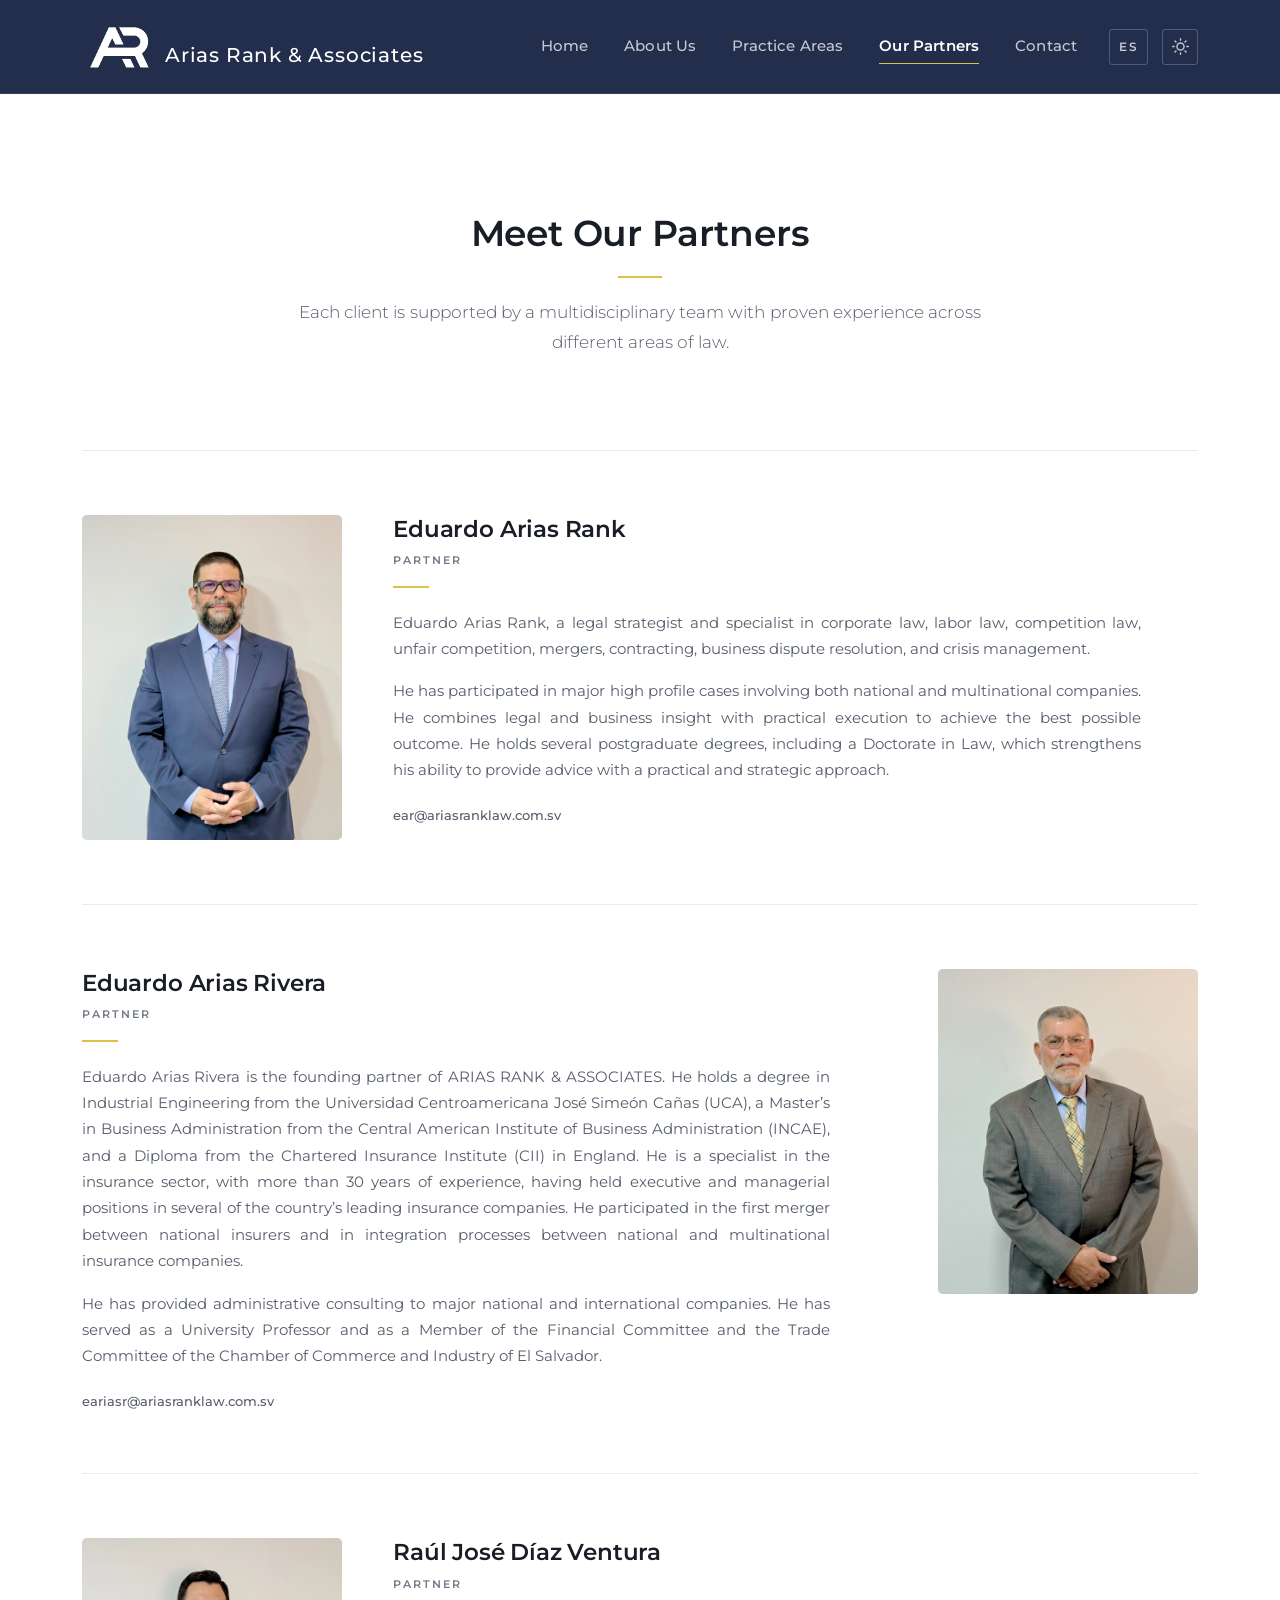
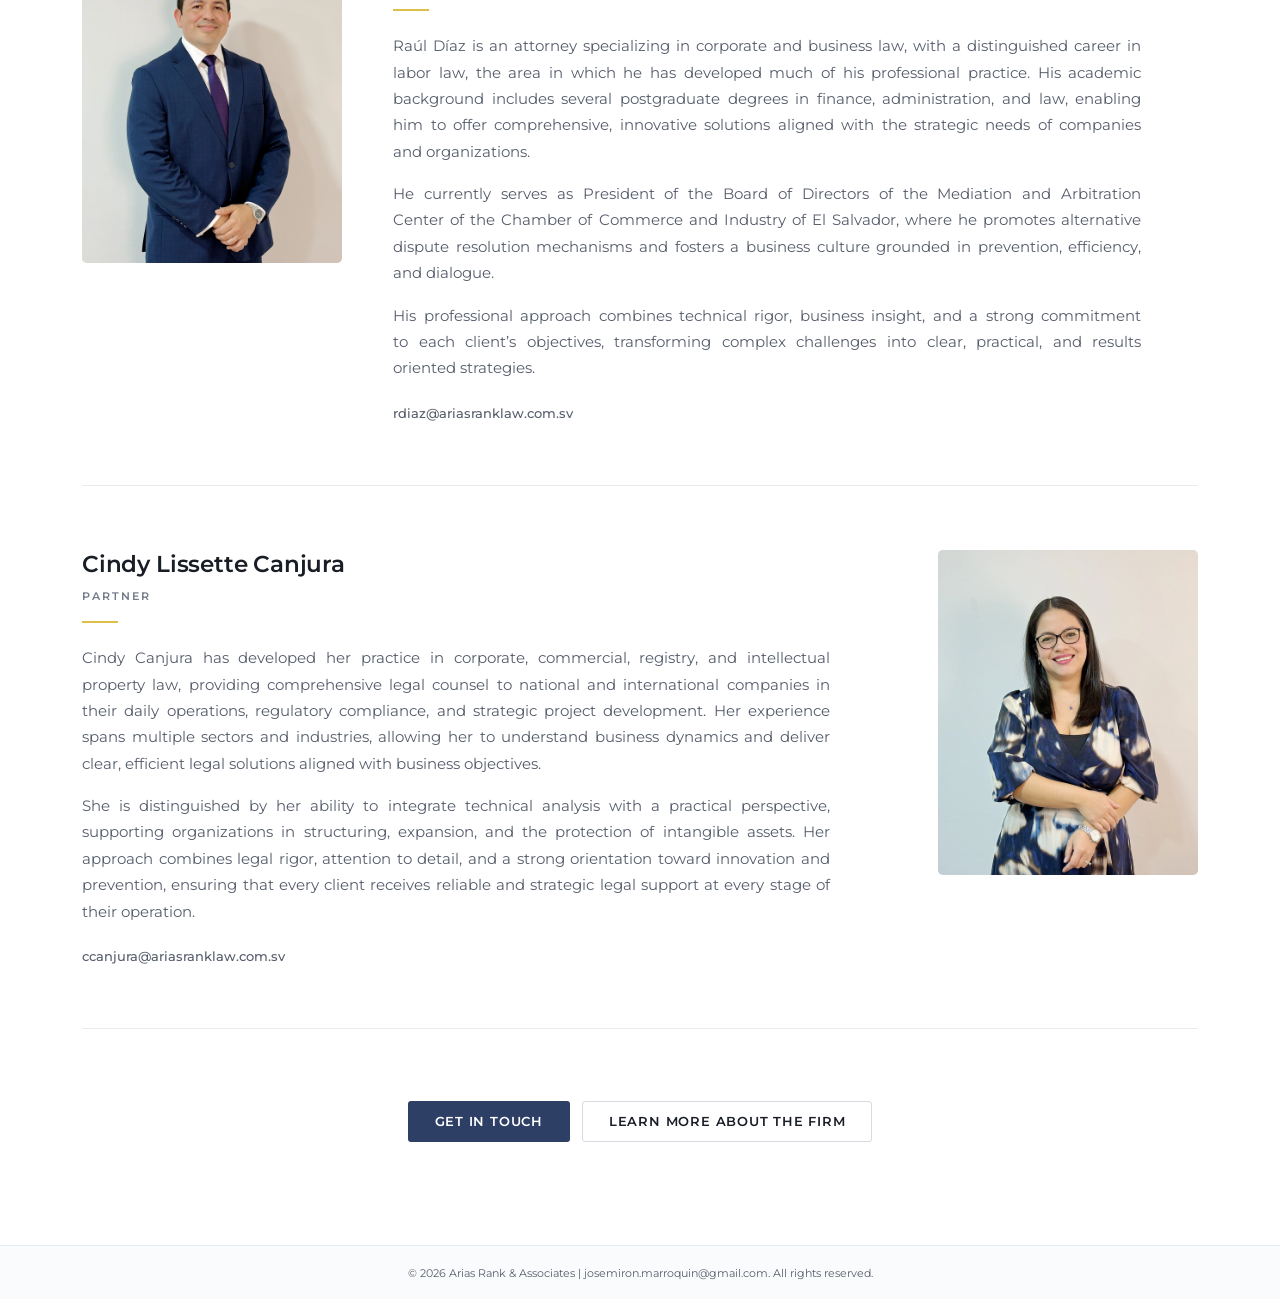
<file: en/team/index.html>
<!DOCTYPE html><html lang="en" data-theme="light" data-astro-cid-sckkx6r4> <head><meta charset="UTF-8"><meta name="viewport" content="width=device-width, initial-scale=1"><meta name="generator" content="Astro v5.16.12"><title>Our Partners | Arias Rank &amp; Associates</title><meta name="description" content="The partners of Arias Rank &#38; Associates: experience in corporate, labour and insurance law and dispute resolution in El Salvador. Meet the team."><link rel="canonical" href="https://www.ariasranklaw.com.sv/en/team/"><meta name="robots" content="index, follow, max-image-preview:large"><link rel="alternate" hreflang="en" href="https://www.ariasranklaw.com.sv/en/team/"><link rel="alternate" hreflang="es" href="https://www.ariasranklaw.com.sv/team/"><link rel="alternate" hreflang="x-default" href="https://www.ariasranklaw.com.sv/team/"><meta property="og:type" content="website"><meta property="og:site_name" content="Arias Rank &#38; Associates"><meta property="og:title" content="Our Partners | Arias Rank &#38; Associates"><meta property="og:description" content="The partners of Arias Rank &#38; Associates: experience in corporate, labour and insurance law and dispute resolution in El Salvador. Meet the team."><meta property="og:locale" content="en_US"><meta property="og:locale:alternate" content="es_SV"><meta property="og:url" content="https://www.ariasranklaw.com.sv/en/team/"><meta property="og:image" content="https://www.ariasranklaw.com.sv/images/arias-rank-hero-5.jpg"><meta property="og:image:width" content="4032"><meta property="og:image:height" content="3024"><meta property="og:image:alt" content="The firm’s building and premises"><meta name="twitter:card" content="summary_large_image"><meta name="twitter:title" content="Our Partners | Arias Rank &#38; Associates"><meta name="twitter:description" content="The partners of Arias Rank &#38; Associates: experience in corporate, labour and insurance law and dispute resolution in El Salvador. Meet the team."><meta name="twitter:image" content="https://www.ariasranklaw.com.sv/images/arias-rank-hero-5.jpg"><meta name="theme-color" content="#222e4b"><link rel="icon" type="image/svg+xml" href="../../favicon.svg"><link rel="preconnect" href="https://fonts.googleapis.com"><link rel="preconnect" href="https://fonts.gstatic.com" crossorigin><link rel="stylesheet" href="https://fonts.googleapis.com/css2?family=Montserrat:ital,wght@0,100..900;1,100..900&display=swap"><link href="https://cdn.jsdelivr.net/npm/bootstrap@5.3.7/dist/css/bootstrap.min.css" rel="stylesheet" integrity="sha384-LN+7fdVzj6u52u30Kp6M/trliBMCMKTyK833zpbD+pXdCLuTusPj697FH4R/5mcr" crossorigin="anonymous"><link rel="stylesheet" href="../../style.css"><script type="application/ld+json">{"@context":"https://schema.org","@graph":[{"@type":["LegalService","Organization"],"@id":"https://www.ariasranklaw.com.sv/#despacho","name":"Arias Rank & Asociados","alternateName":"Arias Rank & Associates","url":"https://www.ariasranklaw.com.sv/","logo":"https://www.ariasranklaw.com.sv/logo.svg","image":"https://www.ariasranklaw.com.sv/images/oficinas/fachada.jpg","telephone":"+503 2281-6800","email":"info@ariasranklaw.com.sv","address":{"@type":"PostalAddress","streetAddress":"99a avenida norte No. 661, colonia Escalón","addressLocality":"San Salvador","addressRegion":"San Salvador","postalCode":"1101","addressCountry":"SV"},"geo":{"@type":"GeoCoordinates","latitude":13.7111483,"longitude":-89.2470013},"areaServed":{"@type":"Country","name":"El Salvador"},"availableLanguage":["es","en"],"sameAs":["https://www.facebook.com/profile.php?id=61580276947423","https://www.instagram.com/ariasrank_law"],"openingHoursSpecification":[{"@type":"OpeningHoursSpecification","dayOfWeek":["Monday","Tuesday","Wednesday","Thursday","Friday"],"opens":"08:00","closes":"17:00"}],"hasOfferCatalog":{"@type":"OfferCatalog","name":"Practice Areas","itemListElement":[{"@type":"Offer","itemOffered":{"@type":"Service","name":"Corporate Law","description":"Corporate structuring, mergers and acquisitions, corporate governance, and contract management.","provider":{"@id":"https://www.ariasranklaw.com.sv/#despacho"}}},{"@type":"Offer","itemOffered":{"@type":"Service","name":"Labor Law","description":"Design of internal policies, collective bargaining, compliance, and prevention of labor-related risks.","provider":{"@id":"https://www.ariasranklaw.com.sv/#despacho"}}},{"@type":"Offer","itemOffered":{"@type":"Service","name":"Economic Law","description":"Regulations, economic concentrations, consumer protection, and unfair competition.","provider":{"@id":"https://www.ariasranklaw.com.sv/#despacho"}}},{"@type":"Offer","itemOffered":{"@type":"Service","name":"Litigation","description":"Representation in lawsuits, arbitration, and dispute resolution.","provider":{"@id":"https://www.ariasranklaw.com.sv/#despacho"}}},{"@type":"Offer","itemOffered":{"@type":"Service","name":"Insurance Law","description":"Policy review, coverage analysis, and claims management for insured events.","provider":{"@id":"https://www.ariasranklaw.com.sv/#despacho"}}},{"@type":"Offer","itemOffered":{"@type":"Service","name":"Crisis Management","description":"Development of legal and operational strategies for unexpected events that may affect business continuity.","provider":{"@id":"https://www.ariasranklaw.com.sv/#despacho"}}}]}},{"@type":"WebSite","@id":"https://www.ariasranklaw.com.sv/#sitio","url":"https://www.ariasranklaw.com.sv/","name":"Arias Rank & Associates","inLanguage":"en","publisher":{"@id":"https://www.ariasranklaw.com.sv/#despacho"}},{"@type":"WebPage","@id":"https://www.ariasranklaw.com.sv/en/team/#pagina","url":"https://www.ariasranklaw.com.sv/en/team/","name":"Our Partners | Arias Rank & Associates","description":"The partners of Arias Rank & Associates: experience in corporate, labour and insurance law and dispute resolution in El Salvador. Meet the team.","inLanguage":"en","isPartOf":{"@id":"https://www.ariasranklaw.com.sv/#sitio"},"about":{"@id":"https://www.ariasranklaw.com.sv/#despacho"},"breadcrumb":{"@type":"BreadcrumbList","itemListElement":[{"@type":"ListItem","position":1,"name":"Home","item":"https://www.ariasranklaw.com.sv/en/"},{"@type":"ListItem","position":2,"name":"Our Partners","item":"https://www.ariasranklaw.com.sv/en/team/"}]}},{"@type":"Person","@id":"https://www.ariasranklaw.com.sv/en/team/#eduardo-arias-rank","name":"Eduardo Arias Rank","jobTitle":"Partner","email":"ear@ariasranklaw.com.sv","image":"https://www.ariasranklaw.com.sv/images/arias-rank.webp","description":"Eduardo Arias Rank, a legal strategist and specialist in corporate law, labor law, competition law, unfair competition, mergers, contracting, business dispute resolution, and crisis management. He has participated in major high profile cases involving both national and multinational companies. He combines legal and business insight with practical execution to achieve the best possible outcome. He holds several postgraduate degrees, including a Doctorate in Law, which strengthens his ability to provide advice with a practical and strategic approach.","worksFor":{"@id":"https://www.ariasranklaw.com.sv/#despacho"},"knowsLanguage":["es","en"]},{"@type":"Person","@id":"https://www.ariasranklaw.com.sv/en/team/#eduardo-arias-rivera","name":"Eduardo Arias Rivera","jobTitle":"Partner","email":"eariasr@ariasranklaw.com.sv","image":"https://www.ariasranklaw.com.sv/images/arias-rivera.webp","description":"Eduardo Arias Rivera is the founding partner of ARIAS RANK & ASSOCIATES. He holds a degree in Industrial Engineering from the Universidad Centroamericana José Simeón Cañas (UCA), a Master’s in Business Administration from the Central American Institute of Business Administration (INCAE), and a Diploma from the Chartered Insurance Institute (CII) in England. He is a specialist in the insurance sector, with more than 30 years of experience, having held executive and managerial positions in several of the country’s leading insurance companies. He participated in the first merger between national insurers and in integration processes between national and multinational insurance companies. He has provided administrative consulting to major national and international companies. He has served as a University Professor and as a Member of the Financial Committee and the Trade Committee of the Chamber of Commerce and Industry of El Salvador.","worksFor":{"@id":"https://www.ariasranklaw.com.sv/#despacho"},"knowsLanguage":["es","en"]},{"@type":"Person","@id":"https://www.ariasranklaw.com.sv/en/team/#raul-jose-diaz-ventura","name":"Raúl José Díaz Ventura","jobTitle":"Partner","email":"rdiaz@ariasranklaw.com.sv","image":"https://www.ariasranklaw.com.sv/images/raul-ventura.webp","description":"Raúl Díaz is an attorney specializing in corporate and business law, with a distinguished career in labor law, the area in which he has developed much of his professional practice. His academic background includes several postgraduate degrees in finance, administration, and law, enabling him to offer comprehensive, innovative solutions aligned with the strategic needs of companies and organizations. He currently serves as President of the Board of Directors of the Mediation and Arbitration Center of the Chamber of Commerce and Industry of El Salvador, where he promotes alternative dispute resolution mechanisms and fosters a business culture grounded in prevention, efficiency, and dialogue. His professional approach combines technical rigor, business insight, and a strong commitment to each client’s objectives, transforming complex challenges into clear, practical, and results oriented strategies.","worksFor":{"@id":"https://www.ariasranklaw.com.sv/#despacho"},"knowsLanguage":["es","en"]},{"@type":"Person","@id":"https://www.ariasranklaw.com.sv/en/team/#cindy-lissette-canjura","name":"Cindy Lissette Canjura","jobTitle":"Partner","email":"ccanjura@ariasranklaw.com.sv","image":"https://www.ariasranklaw.com.sv/images/cindy-canjura.webp","description":"Cindy Canjura has developed her practice in corporate, commercial, registry, and intellectual property law, providing comprehensive legal counsel to national and international companies in their daily operations, regulatory compliance, and strategic project development. Her experience spans multiple sectors and industries, allowing her to understand business dynamics and deliver clear, efficient legal solutions aligned with business objectives. She is distinguished by her ability to integrate technical analysis with a practical perspective, supporting organizations in structuring, expansion, and the protection of intangible assets. Her approach combines legal rigor, attention to detail, and a strong orientation toward innovation and prevention, ensuring that every client receives reliable and strategic legal support at every stage of their operation.","worksFor":{"@id":"https://www.ariasranklaw.com.sv/#despacho"},"knowsLanguage":["es","en"]}]}</script><!--
			Tema: LIGHT por defecto, siempre.
			Solo se cambia a dark si el usuario lo eligió explícitamente antes.
			No se consulta prefers-color-scheme a propósito.
		--><script>
			(function () {
				try {
					if (localStorage.getItem('theme') === 'dark') {
						document.documentElement.setAttribute('data-theme', 'dark');
					}
				} catch (e) { /* almacenamiento bloqueado: se queda en light */ }
			})();
		</script><style>html,body{margin:0;width:100%}
</style></head> <body data-astro-cid-sckkx6r4> <a class="skip-link" href="#contenido" data-astro-cid-sckkx6r4>Skip to content</a> <div class="wrapper" data-astro-cid-sckkx6r4> <div id="contenido" data-astro-cid-sckkx6r4>  <nav class="navbar navbar-expand-lg p-1 navbar-dark"> <div class="container"> <a href="../../en/" class="d-flex align-items-center justify-content-center navbar-brand fs-5"> <img src="../../logo_w.svg" alt="Arias Rank logo" class="img-fluid" width="75" height="75"> <p class="mt-3 ms-2">Arias Rank &amp; Associates</p> </a> <button class="navbar-toggler" type="button" data-bs-toggle="collapse" data-bs-target="#navbarSupportedContent" aria-controls="navbarSupportedContent" aria-expanded="false" aria-label="Open or close navigation"> <span class="navbar-toggler-icon"></span> </button> <div class="collapse navbar-collapse" id="navbarSupportedContent"> <ul class="navbar-nav ms-auto align-items-center"> <li class="nav-item"> <a class="nav-link " href="../../en/">Home</a> </li><li class="nav-item"> <a class="nav-link " href="../../en/about/">About Us</a> </li><li class="nav-item"> <a class="nav-link " href="../../en/practice-areas/">Practice Areas</a> </li><li class="nav-item"> <a class="nav-link active" href="../../en/team/">Our Partners</a> </li><li class="nav-item"> <a class="nav-link " href="../../en/contact-us/">Contact</a> </li> <li class="nav-item"> <div class="navbar-utiles">  <a class="lang-toggle" href="../../team/" lang="es" hreflang="es" aria-label="Ver este sitio en español" title="Ver este sitio en español">ES</a> <button class="theme-toggle" aria-label="Switch to dark theme" title="Switch theme" type="button" data-a-oscuro="Switch to dark theme" data-a-claro="Switch to light theme"> <svg class="icon-sun" viewBox="0 0 24 24" fill="none" stroke="currentColor" stroke-width="2" stroke-linecap="round"> <circle cx="12" cy="12" r="5"></circle><path d="M12 1v2M12 21v2M4.22 4.22l1.42 1.42M18.36 18.36l1.42 1.42M1 12h2M21 12h2M4.22 19.78l1.42-1.42M18.36 5.64l1.42-1.42"></path> </svg> <svg class="icon-moon" viewBox="0 0 24 24" fill="none" stroke="currentColor" stroke-width="2" stroke-linecap="round"> <path d="M21 12.79A9 9 0 1 1 11.21 3 7 7 0 0 0 21 12.79z"></path> </svg> </button> </div> </li> </ul> </div> </div> </nav> <section id="equipo" class="team" aria-labelledby="team-title"> <div class="container"> <div class="intro anim-hidden anim-hidden-fade-up"> <h1 id="team-title" class="h2">Meet Our Partners</h1> <p class="lead">Each client is supported by a multidisciplinary team with proven experience across different areas of law.</p> </div> <div class="socios" aria-label="Partners of the firm"> <article class="socio" aria-labelledby="eduardo-arias-rank"> <div class="socio-retrato encuadre-high"> <img src="../../images/arias-rank.webp" alt="Portrait of Eduardo Arias Rank" width="640" height="800" loading="lazy" decoding="async"> </div> <div class="socio-ficha"> <h2 class="socio-nombre" id="eduardo-arias-rank">Eduardo Arias Rank</h2> <p class="socio-cargo">Partner</p> <div class="socio-bio"> <p>Eduardo Arias Rank, a legal strategist and specialist in corporate law, labor law,
         competition law, unfair competition, mergers, contracting, business dispute resolution,
         and crisis management.</p><p>He has participated in major high profile cases involving both national and
         multinational companies. He combines legal and business insight with practical execution
         to achieve the best possible outcome. He holds several postgraduate degrees, including a
         Doctorate in Law, which strengthens his ability to provide advice with a practical and
         strategic approach.</p> </div> <a class="socio-email" href="mailto:ear@ariasranklaw.com.sv" aria-label="Email Eduardo Arias Rank"> ear@ariasranklaw.com.sv </a> </div> </article><article class="socio" aria-labelledby="eduardo-arias-rivera"> <div class="socio-retrato encuadre-high"> <img src="../../images/arias-rivera.webp" alt="Portrait of Eduardo Arias Rivera" width="640" height="800" loading="lazy" decoding="async"> </div> <div class="socio-ficha"> <h2 class="socio-nombre" id="eduardo-arias-rivera">Eduardo Arias Rivera</h2> <p class="socio-cargo">Partner</p> <div class="socio-bio"> <p>Eduardo Arias Rivera is the founding partner of ARIAS RANK &amp; ASSOCIATES. He holds a
         degree in Industrial Engineering from the Universidad Centroamericana José Simeón Cañas
         (UCA), a Master’s in Business Administration from the Central American Institute of
         Business Administration (INCAE), and a Diploma from the Chartered Insurance Institute
         (CII) in England. He is a specialist in the insurance sector, with more than 30 years of
         experience, having held executive and managerial positions in several of the country’s
         leading insurance companies. He participated in the first merger between national
         insurers and in integration processes between national and multinational insurance
         companies.</p><p>He has provided administrative consulting to major national and international
         companies. He has served as a University Professor and as a Member of the Financial
         Committee and the Trade Committee of the Chamber of Commerce and Industry of
         El Salvador.</p> </div> <a class="socio-email" href="mailto:eariasr@ariasranklaw.com.sv" aria-label="Email Eduardo Arias Rivera"> eariasr@ariasranklaw.com.sv </a> </div> </article><article class="socio" aria-labelledby="raul-jose-diaz-ventura"> <div class="socio-retrato encuadre-high"> <img src="../../images/raul-ventura.webp" alt="Portrait of Raúl José Díaz Ventura" width="640" height="800" loading="lazy" decoding="async"> </div> <div class="socio-ficha"> <h2 class="socio-nombre" id="raul-jose-diaz-ventura">Raúl José Díaz Ventura</h2> <p class="socio-cargo">Partner</p> <div class="socio-bio"> <p>Raúl Díaz is an attorney specializing in corporate and business law, with a
         distinguished career in labor law, the area in which he has developed much of his
         professional practice. His academic background includes several postgraduate degrees in
         finance, administration, and law, enabling him to offer comprehensive, innovative
         solutions aligned with the strategic needs of companies and organizations.</p><p>He currently serves as President of the Board of Directors of the Mediation and
         Arbitration Center of the Chamber of Commerce and Industry of El Salvador, where he
         promotes alternative dispute resolution mechanisms and fosters a business culture
         grounded in prevention, efficiency, and dialogue.</p><p>His professional approach combines technical rigor, business insight, and a strong
         commitment to each client’s objectives, transforming complex challenges into clear,
         practical, and results oriented strategies.</p> </div> <a class="socio-email" href="mailto:rdiaz@ariasranklaw.com.sv" aria-label="Email Raúl José Díaz Ventura"> rdiaz@ariasranklaw.com.sv </a> </div> </article><article class="socio" aria-labelledby="cindy-lissette-canjura"> <div class="socio-retrato encuadre-high"> <img src="../../images/cindy-canjura.webp" alt="Portrait of Cindy Lissette Canjura" width="640" height="800" loading="lazy" decoding="async"> </div> <div class="socio-ficha"> <h2 class="socio-nombre" id="cindy-lissette-canjura">Cindy Lissette Canjura</h2> <p class="socio-cargo">Partner</p> <div class="socio-bio"> <p>Cindy Canjura has developed her practice in corporate, commercial, registry, and
         intellectual property law, providing comprehensive legal counsel to national and
         international companies in their daily operations, regulatory compliance, and strategic
         project development. Her experience spans multiple sectors and industries, allowing her
         to understand business dynamics and deliver clear, efficient legal solutions aligned
         with business objectives.</p><p>She is distinguished by her ability to integrate technical analysis with a practical
         perspective, supporting organizations in structuring, expansion, and the protection of
         intangible assets. Her approach combines legal rigor, attention to detail, and a strong
         orientation toward innovation and prevention, ensuring that every client receives
         reliable and strategic legal support at every stage of their operation.</p> </div> <a class="socio-email" href="mailto:ccanjura@ariasranklaw.com.sv" aria-label="Email Cindy Lissette Canjura"> ccanjura@ariasranklaw.com.sv </a> </div> </article> </div> <div class="cta-strip anim-hidden anim-hidden-fade-up" role="group" aria-label="Actions"> <a class="custom-btn custom-btn-primary" href="../../en/contact-us/">Get in touch</a> <a class="custom-btn custom-btn-outline" href="../../en/about/">Learn more about the firm</a> </div> </div> </section>  </div> <footer class="footer mt-auto"> <div class="container text-center p-3"> <small>© 2026 Arias Rank & Associates | josemiron.marroquin@gmail.com. All rights reserved.</small> </div> </footer> </div> <button class="back-to-top" type="button" aria-label="Back to top" data-astro-cid-sckkx6r4> <svg viewBox="0 0 24 24" fill="none" stroke="currentColor" stroke-width="2.2" stroke-linecap="round" stroke-linejoin="round" aria-hidden="true" data-astro-cid-sckkx6r4> <path d="M12 19V5M5 12l7-7 7 7" data-astro-cid-sckkx6r4></path> </svg> </button>  <script defer src="https://cdn.jsdelivr.net/npm/bootstrap@5.3.7/dist/js/bootstrap.min.js" integrity="sha384-7qAoOXltbVP82dhxHAUje59V5r2YsVfBafyUDxEdApLPmcdhBPg1DKg1ERo0BZlK" crossorigin="anonymous"></script> </body> <script type="module">const r={"anim-hidden-fade-in":"anim-fade-in","anim-hidden-fade-up":"anim-fade-up","anim-hidden-fade-down":"anim-fade-down","anim-hidden-slide-left":"anim-slide-left","anim-hidden-slide-right":"anim-slide-right","anim-hidden-scale-in":"anim-scale-in","anim-hidden-blur-in":"anim-blur-in"},o=new IntersectionObserver(t=>{t.forEach(i=>{if(!i.isIntersecting)return;const e=i.target;e.classList.contains("animate-section")&&(e.classList.add("animate-fading"),e.classList.remove("animate-section"));for(const[a,s]of Object.entries(r))if(e.classList.contains(a)){e.classList.remove(a,"anim-hidden"),e.classList.add(s);break}e.classList.contains("anim-stagger")&&e.classList.add("anim-active"),o.unobserve(e)})},{threshold:.1,rootMargin:"0px 0px -40px 0px"});document.querySelectorAll('.animate-section, [class*="anim-hidden"], .anim-stagger').forEach(t=>o.observe(t));document.querySelectorAll(".theme-toggle").forEach(t=>{t.addEventListener("click",()=>{const i=document.documentElement,e=i.getAttribute("data-theme")==="dark"?"light":"dark";i.setAttribute("data-theme",e);try{localStorage.setItem("theme",e)}catch{}const a=e==="dark"?t.dataset.aClaro:t.dataset.aOscuro;a&&t.setAttribute("aria-label",a)})});const d=document.querySelector(".back-to-top");let n=!1;function c(){d?.classList.toggle("is-visible",window.scrollY>600),n=!1}window.addEventListener("scroll",()=>{n||(n=!0,requestAnimationFrame(c))},{passive:!0});c();d?.addEventListener("click",()=>{const t=window.matchMedia("(prefers-reduced-motion: reduce)").matches;window.scrollTo({top:0,behavior:t?"auto":"smooth"})});</script> </html>
</file>
<file: style.css>
/* La tipografía se carga desde el <head> del Layout, no con @import.
   Un @import dentro de la hoja obliga al navegador a descargarla y parsearla
   entera antes de descubrir la fuente, y no admite preconexión: era una
   cascada de dos saltos en la ruta crítica del primer pintado. */

/* ═══════════════════════════════════════════════════════════════
   ARIAS RANK & ASOCIADOS
   Registro: institucional, sobrio, minimalista.
   Marca inmutable: Montserrat · Navy #2e3f66 · Gold #ddc04c

   Principios:
   · La jerarquía la construye la tipografía y el espacio, no el color.
   · El dorado es un filete de acento, nunca un relleno ni un brillo.
   · Bordes de 1px antes que sombras. Sombras: mínimas y funcionales.
   · Movimiento: solo fundido con desplazamiento corto. Sin rebotes,
     sin escalas, sin rotaciones, sin barridos.
   ═══════════════════════════════════════════════════════════════ */

:root {
    /* ── Navy (derivada de #2e3f66 / #222e4b) ── */
    --navy-50:  #f2f4f8;
    --navy-100: #e4e8f0;
    --navy-200: #c8d0e0;
    --navy-300: #a3aec6;
    --navy-400: #7383a5;
    --navy-500: #4f6289;
    --navy-600: #2e3f66;  /* PRIMARY — marca */
    --navy-700: #283757;
    --navy-800: #222e4b;  /* NAVY — marca */
    --navy-900: #1a2338;
    --navy-950: #121826;

    /* ── Gold (derivada de #ddc04c) — uso restringido a filetes ── */
    --gold-200: #f0e3ad;
    --gold-300: #e7d47f;
    --gold-400: #ddc04c;  /* TERTIARY — marca */
    --gold-500: #c3a838;
    --gold-600: #a08a2c;

    /* ── Neutrales ── */
    --gray-50:  #fafbfc;
    --gray-100: #f4f6f8;
    --gray-200: #e8ebef;
    --gray-300: #d6dae1;
    --gray-400: #a8aeba;
    --gray-500: #737a88;
    --gray-600: #565d6b;
    --gray-700: #3f4653;
    --gray-800: #2a303b;
    --gray-900: #191d26;

    /* ── Aliases de marca ── */
    --primary:   var(--navy-600);
    --secondary: #949599;
    --tertiary:  var(--gold-400);
    --navy:      var(--navy-800);
    --constrast: #f4efeb;

    /* ── Superficies ── */
    --bg:          #ffffff;
    --bg-alt:      var(--gray-50);
    --bg-soft:     var(--gray-100);
    --card:        #ffffff;
    --card-raised: #ffffff;
    --card-border: var(--gray-200);
    --card-hover-border: var(--navy-300);
    --rule:        var(--gray-200);

    /* ── Texto ── */
    --ink:        var(--gray-900);
    --ink-soft:   var(--gray-600);
    --muted:      var(--gray-500);
    --primary-ink: #ffffff;

    /* ── Acentos ── */
    --pill-ink:    var(--navy-600);
    --accent-ink:  var(--navy-600);
    --accent-line: var(--gold-400);
    --chip-bg:     transparent;
    --chip-border: var(--gray-300);
    --caption-bg:    rgba(255, 255, 255, .94);
    --caption-color: var(--gray-800);
    --footer-bg:  var(--gray-50);
    --footer-ink: var(--gray-600);

    /* ── Sombras: discretas, solo donde hay elevación real ── */
    --shadow-xs: 0 1px 2px rgba(25, 29, 38, .04);
    --shadow-sm: 0 1px 3px rgba(25, 29, 38, .06);
    --shadow:    0 2px 8px rgba(25, 29, 38, .07);
    --shadow-md: 0 4px 14px rgba(25, 29, 38, .08);
    --shadow-lg: 0 8px 24px rgba(25, 29, 38, .10);
    --shadow-xl: 0 14px 36px rgba(25, 29, 38, .12);
    --overlay-shadow: var(--shadow-lg);

    /* ── Navbar / secciones: superficies planas ── */
    --navbar-bg: var(--navy-800);
    --navbar-shadow: none;
    --gradient-section: none;
    --gradient-gold: linear-gradient(90deg, var(--gold-400), var(--gold-500));

    /* ── Foco ── */
    --ring: rgba(46, 63, 102, .45);

    /* ── Geometría: radios contenidos = registro formal ── */
    --radius-sm: 3px;
    --radius:    5px;
    --radius-lg: 6px;
    --radius-pill: 3px;
    --container: 1180px;
    --space: clamp(20px, 4vw, 40px);

    /* ── Movimiento: curvas neutras, sin sobreimpulso ── */
    --ease:   cubic-bezier(.4, 0, .2, 1);
    --t-fast: .15s;
    --t:      .25s;
    --t-slow: .4s;

    color-scheme: light;
}

/* ═══════════════════════════════════════════════════════════════
   TEMA OSCURO — solo por elección explícita del usuario.
   El sitio arranca SIEMPRE en claro.
   ═══════════════════════════════════════════════════════════════ */
[data-theme="dark"] {
    --bg:          var(--navy-950);
    --bg-alt:      #171d2c;
    --bg-soft:     #1c2333;
    --card:        #171d2c;
    --card-raised: #1c2333;
    --card-border: #2b3345;
    --card-hover-border: var(--navy-500);
    --rule:        #2b3345;

    --ink:      #e6e8ed;
    --ink-soft: #aeb5c2;
    --muted:    #848b99;

    --secondary: #7c8091;

    --pill-ink:   var(--gold-300);
    --accent-ink: var(--gold-300);
    --chip-border: #2b3345;
    --caption-bg:    rgba(18, 24, 38, .94);
    --caption-color: #e6e8ed;
    --footer-bg:  #141a27;
    --footer-ink: #aeb5c2;

    --shadow-xs: 0 1px 2px rgba(0, 0, 0, .28);
    --shadow-sm: 0 1px 3px rgba(0, 0, 0, .34);
    --shadow:    0 2px 8px rgba(0, 0, 0, .40);
    --shadow-md: 0 4px 14px rgba(0, 0, 0, .46);
    --shadow-lg: 0 8px 24px rgba(0, 0, 0, .52);
    --shadow-xl: 0 14px 36px rgba(0, 0, 0, .58);

    --navbar-bg: #0f1420;
    --ring: rgba(221, 192, 76, .5);

    color-scheme: dark;
}

/* ═══════════════════════════════════════════════════════════════
   BASE
   ═══════════════════════════════════════════════════════════════ */
*,
*::before,
*::after { box-sizing: border-box; }

html {
    scroll-behavior: smooth;
    scroll-padding-top: 100px;
}

body {
    font-family: "Montserrat", sans-serif;
    font-optical-sizing: auto;
    font-style: normal;
    background: var(--bg);
    color: var(--ink);
    line-height: 1.6;
    -webkit-font-smoothing: antialiased;
    transition: background-color var(--t-slow) var(--ease), color var(--t-slow) var(--ease);
}

img { max-width: 100%; height: auto; }

::selection {
    background: var(--navy-100);
    color: var(--navy-900);
}

[data-theme="dark"] ::selection {
    background: var(--navy-700);
    color: #fff;
}

.wrapper {
    min-height: 100vh;
    display: flex;
    flex-direction: column;
}

a:focus-visible,
button:focus-visible,
[tabindex]:focus-visible {
    outline: 2px solid var(--ring);
    outline-offset: 3px;
    border-radius: var(--radius-sm);
}

/* Skip link */
.skip-link {
    position: absolute;
    left: 50%;
    top: -100px;
    transform: translateX(-50%);
    z-index: 2000;
    background: var(--navy-800);
    color: #fff;
    padding: 12px 22px;
    border-radius: 0 0 var(--radius-sm) var(--radius-sm);
    font: 600 14px/1 "Montserrat", sans-serif;
    text-decoration: none;
    transition: top var(--t) var(--ease);
}

.skip-link:focus { top: 0; color: #fff; }

/* ═══════════════════════════════════════════════════════════════
   NAVBAR — superficie plana, filete inferior discreto
   ═══════════════════════════════════════════════════════════════ */
.navbar {
    position: sticky;
    top: 0;
    z-index: 1030;
    background: var(--navbar-bg);
    border-bottom: 1px solid rgba(255, 255, 255, .09);
    transition: background-color var(--t) var(--ease);
}

.navbar-brand {
    transition: opacity var(--t) var(--ease);
}

.navbar-brand:hover { opacity: .82; }

.navbar-brand p {
    font-weight: 500;
    letter-spacing: .04em;
    color: #fff;
    margin-bottom: 0;
}

.nav-link {
    position: relative;
    margin: 0 2px;
    padding: 10px 16px !important;
    font-size: 14.5px;
    font-weight: 500;
    letter-spacing: .01em;
    color: rgba(255, 255, 255, .74) !important;
    border-radius: 0;
    transition: color var(--t) var(--ease);
}

.nav-link:hover { color: #fff !important; }

/* Subrayado dorado: 1px, sin desplazamientos ni sombras */
.nav-link::after {
    content: '';
    position: absolute;
    left: 16px;
    right: 16px;
    bottom: 4px;
    height: 1px;
    background: var(--gold-400);
    transform: scaleX(0);
    transform-origin: 0 50%;
    transition: transform var(--t) var(--ease);
}

.nav-link:hover::after { transform: scaleX(1); }

.nav-link.active {
    color: #fff !important;
    font-weight: 600;
}

.nav-link.active::after { transform: scaleX(1); }

.navbar-toggler {
    border: none;
    padding: 4px 8px;
}

.navbar-toggler:focus {
    box-shadow: 0 0 0 2px rgba(255, 255, 255, .28);
}

/* ── Theme toggle: discreto ── */
.theme-toggle {
    appearance: none;
    background: transparent;
    border: 1px solid rgba(255, 255, 255, .22);
    border-radius: var(--radius-sm);
    width: 36px;
    height: 36px;
    cursor: pointer;
    display: inline-flex;
    align-items: center;
    justify-content: center;
    color: rgba(255, 255, 255, .74);
    margin-left: 14px;
    flex-shrink: 0;
    transition: color var(--t) var(--ease), border-color var(--t) var(--ease);
}

.theme-toggle:hover {
    color: #fff;
    border-color: rgba(255, 255, 255, .45);
}

.theme-toggle svg { width: 17px; height: 17px; }

/* ── Conmutador de idioma ──────────────────────────────────────────
   Dos letras, no una bandera: una bandera es un país y no un idioma.
   Mismo cuerpo que el conmutador de tema para que la pareja de la
   derecha del navbar lea como una sola unidad. */
.navbar-utiles {
    display: inline-flex;
    align-items: center;
}

.lang-toggle {
    display: inline-flex;
    align-items: center;
    justify-content: center;
    min-width: 36px;
    height: 36px;
    padding: 0 9px;
    margin-left: 14px;
    border: 1px solid rgba(255, 255, 255, .22);
    border-radius: var(--radius-sm);
    color: rgba(255, 255, 255, .74);
    text-decoration: none;
    /* Cifras y versales tabulares: ES y EN deben ocupar lo mismo para que
       el navbar no se mueva al cambiar de idioma. */
    font: 600 12px/1 "Montserrat", sans-serif;
    font-variant-numeric: tabular-nums;
    letter-spacing: .12em;
    flex-shrink: 0;
    transition: color var(--t) var(--ease), border-color var(--t) var(--ease);
}

.lang-toggle:hover,
.lang-toggle:focus-visible {
    color: #fff;
    border-color: rgba(255, 255, 255, .45);
}

@media (max-width: 991px) {
    /* En el menú desplegado, los dos útiles comparten fila a la izquierda */
    .navbar-utiles { margin: 12px 0 6px; }
    .lang-toggle { margin-left: 0; margin-right: 10px; }
    .theme-toggle { margin: 0; }
}

.theme-toggle .icon-moon { display: none; }
.theme-toggle .icon-sun  { display: block; }

[data-theme="dark"] .theme-toggle .icon-moon { display: block; }
[data-theme="dark"] .theme-toggle .icon-sun  { display: none; }

/* ═══════════════════════════════════════════════════════════════
   HERO — velo navy sólido, sin texturas ni viñetas
   ═══════════════════════════════════════════════════════════════ */
.hero-header {
    display: flex;
    flex-direction: column;
    align-items: center;
    justify-content: center;
    position: relative;
    height: calc(100vh - 92px);
    min-height: 480px;
    background-image:
        linear-gradient(rgba(26, 35, 56, .84), rgba(26, 35, 56, .84)),
        url("./images/hero-img-2.jpg");
    background-size: cover;
    background-position: center;
    color: #fff;
    text-align: center;
    padding: var(--space);
    line-height: 1.3;
}

.hero-header h1 {
    font-size: clamp(2rem, 4.6vw, 3.1rem);
    font-weight: 600;
    letter-spacing: .005em;
    margin: 0;
    opacity: 0;
    animation: arFadeUp .7s var(--ease) forwards;
}

/* Filete dorado entre título y bajada: se dibuja de dentro hacia fuera */
.hero-header h1::after {
    content: '';
    display: block;
    width: 52px;
    height: 2px;
    margin: 26px auto 22px;
    background: var(--gold-400);
    transform: scaleX(0);
    transform-origin: center;
    animation: arRuleIn .55s var(--ease) .3s forwards;
}

/* Lema: pasa de antetítulo a segunda voz del hero.
   El tracking amplio es la firma tipográfica de la marca, así que la
   entrada lo asienta en lugar de desplazar el bloque. */
.hero-tagline {
    --track: .34em;
    display: block;
    color: rgba(255, 255, 255, .88);
    font-size: clamp(1rem, 2.6vw, 1.6rem);
    font-weight: 500;
    letter-spacing: var(--track);
    text-transform: uppercase;
    /* El tracking deja un hueco tras la última letra: al centrar, el texto
       se ve corrido a la izquierda medio espacio. Se compensa. */
    text-indent: calc(var(--track) / 2);
    opacity: 0;
    animation: arTaglineIn .8s var(--ease) .45s forwards;
}

/* Sólo fundido: un `transform` con fill-mode forwards congelaría el
   translateY del hover del botón. */
.hero-header .btnIndexInfo {
    opacity: 0;
    animation: arFadeIn .6s var(--ease) .8s forwards;
}

/* Botón hero: relleno sólido en hover, sin brillos */
.btnIndexInfo {
    display: inline-block;
    padding: 15px 34px;
    border: 1px solid rgba(255, 255, 255, .55);
    border-radius: var(--radius-sm);
    color: #fff;
    text-decoration: none;
    font-size: 14px;
    font-weight: 600;
    letter-spacing: .06em;
    text-transform: uppercase;
    transition: background-color var(--t) var(--ease), color var(--t) var(--ease),
                border-color var(--t) var(--ease);
}

.btnIndexInfo {
    transition: background-color var(--t) var(--ease), color var(--t) var(--ease),
                border-color var(--t) var(--ease), transform var(--t-fast) var(--ease);
}

.btnIndexInfo:hover {
    background: #fff;
    color: var(--navy-800);
    border-color: #fff;
    transform: translateY(-1px);
}

.btnIndexInfo:active { transform: translateY(0); }

/* ═══════════════════════════════════════════════════════════════
   ANIMACIONES — únicamente fundido con desplazamiento corto.
   Los nombres se conservan para no romper el marcado existente,
   pero todos resuelven a un movimiento sobrio.
   ═══════════════════════════════════════════════════════════════ */
.anim-hidden { opacity: 0; }

.anim-fade-in    { animation: arFadeIn .6s var(--ease) forwards; }
.anim-fade-up    { animation: arFadeUp .6s var(--ease) forwards; }
.anim-fade-down  { animation: arFadeDown .6s var(--ease) forwards; }
.anim-slide-left { animation: arFadeLeft .6s var(--ease) forwards; }
.anim-slide-right{ animation: arFadeRight .6s var(--ease) forwards; }
.anim-scale-in   { animation: arFadeUp .6s var(--ease) forwards; }
.anim-blur-in    { animation: arFadeUp .6s var(--ease) forwards; }

@keyframes arFadeIn    { from { opacity: 0; } to { opacity: 1; } }
@keyframes arFadeUp    { from { opacity: 0; transform: translateY(10px); }  to { opacity: 1; transform: none; } }
@keyframes arFadeDown  { from { opacity: 0; transform: translateY(-10px); } to { opacity: 1; transform: none; } }
@keyframes arFadeLeft  { from { opacity: 0; transform: translateX(-14px); } to { opacity: 1; transform: none; } }
@keyframes arFadeRight { from { opacity: 0; transform: translateX(14px); }  to { opacity: 1; transform: none; } }

/* Entrada del hero */
@keyframes arRuleIn    { from { transform: scaleX(0); } to { transform: scaleX(1); } }
@keyframes arTaglineIn {
    from { opacity: 0; letter-spacing: calc(var(--track) + .18em); }
    to   { opacity: 1; letter-spacing: var(--track); }
}

/* Escalonado breve */
.anim-stagger > * { opacity: 0; }

.anim-stagger.anim-active > * { animation: arFadeUp .55s var(--ease) forwards; }

.anim-stagger.anim-active > *:nth-child(1) { animation-delay: 0s; }
.anim-stagger.anim-active > *:nth-child(2) { animation-delay: .05s; }
.anim-stagger.anim-active > *:nth-child(3) { animation-delay: .10s; }
.anim-stagger.anim-active > *:nth-child(4) { animation-delay: .15s; }
.anim-stagger.anim-active > *:nth-child(5) { animation-delay: .20s; }
.anim-stagger.anim-active > *:nth-child(6) { animation-delay: .25s; }
.anim-stagger.anim-active > *:nth-child(7) { animation-delay: .30s; }
.anim-stagger.anim-active > *:nth-child(8) { animation-delay: .35s; }

/* Legacy */
.animate-section { opacity: 0; }
.animate-fading  { animation: arFadeIn .5s var(--ease) forwards; }
.animate-top     { animation: arFadeDown .6s var(--ease) forwards; }

/* ═══════════════════════════════════════════════════════════════
   TIPOGRAFÍA
   ═══════════════════════════════════════════════════════════════ */
.grid { display: grid; gap: clamp(28px, 4vw, 56px); }

/* Antetítulo editorial: versalitas con filete dorado */
.pill {
    display: inline-flex;
    align-items: center;
    gap: 12px;
    padding: 0;
    background: none;
    border: 0;
    border-radius: 0;
    color: var(--pill-ink);
    font: 600 11px/1.2 "Montserrat", sans-serif;
    letter-spacing: .18em;
    text-transform: uppercase;
}

.pill::before {
    content: '';
    width: 28px;
    height: 1px;
    background: var(--gold-400);
}

.h1 {
    font: 600 clamp(1.75rem, 3.4vw, 2.55rem)/1.22 "Montserrat", sans-serif;
    letter-spacing: -.005em;
    margin: 1.1rem 0 .5rem;
    color: var(--ink);
}

.h2 {
    font: 600 clamp(1.6rem, 3vw, 2.25rem)/1.25 "Montserrat", sans-serif;
    letter-spacing: -.005em;
    margin: .9rem 0 .4rem;
    color: var(--ink);
}

/* Filete dorado bajo títulos de sección */
.intro .h2 {
    position: relative;
    padding-bottom: 22px;
}

.intro .h2::after {
    content: '';
    position: absolute;
    bottom: 0;
    left: 50%;
    transform: translateX(-50%);
    width: 44px;
    height: 2px;
    background: var(--gold-400);
}

.about-copy .h2 {
    position: relative;
    padding-bottom: 22px;
}

.about-copy .h2::after {
    content: '';
    position: absolute;
    bottom: 0;
    left: 0;
    width: 44px;
    height: 2px;
    background: var(--gold-400);
}

.sub,
.lead {
    color: var(--ink-soft);
    font-size: clamp(15.5px, 1.5vw, 16.5px);
    line-height: 1.78;
    max-width: 62ch;
}

/* Listado: marcador de filete, sin iconografía decorativa */
.bullets {
    margin: 22px 0 24px;
    padding-left: 0;
    list-style: none;
}

.bullets li {
    position: relative;
    margin: .6rem 0;
    padding-left: 22px;
    color: var(--ink-soft);
    font-size: 15px;
}

.bullets li::before {
    content: '';
    position: absolute;
    left: 0;
    top: .72em;
    width: 10px;
    height: 1px;
    background: var(--gold-500);
}

.trust {
    margin-top: clamp(24px, 3vw, 34px);
    padding-top: 18px;
    border-top: 1px solid var(--rule);
    color: var(--muted);
    font: 400 12.5px/1.6 "Montserrat", sans-serif;
}

/* ═══════════════════════════════════════════════════════════════
   BOTONES — planos, transición de color únicamente
   ═══════════════════════════════════════════════════════════════ */
.ctas {
    display: flex;
    flex-wrap: wrap;
    gap: 12px;
    margin-top: 30px;
}

.custom-btn {
    appearance: none;
    border: 1px solid transparent;
    border-radius: var(--radius-sm);
    padding: 13px 26px;
    font: 600 13px/1 "Montserrat", sans-serif;
    letter-spacing: .06em;
    text-transform: uppercase;
    cursor: pointer;
    text-decoration: none;
    display: inline-flex;
    align-items: center;
    gap: 10px;
    transition: background-color var(--t) var(--ease), color var(--t) var(--ease),
                border-color var(--t) var(--ease), transform var(--t-fast) var(--ease);
}

/* Elevación de 1px: se percibe como tacto, no como movimiento */
.custom-btn:hover { transform: translateY(-1px); }
.custom-btn:active { transform: translateY(0); }

.custom-btn:focus-visible {
    outline: 2px solid var(--ring);
    outline-offset: 3px;
}

.custom-btn .chev {
    width: 14px;
    height: 14px;
    transition: transform var(--t) var(--ease);
}

/* El chevron avanza: refuerza la dirección del enlace */
.custom-btn:hover .chev { transform: translateX(3px); }

.custom-btn-primary {
    background: var(--navy-600);
    color: #fff;
}

.custom-btn-primary:hover {
    background: var(--navy-800);
    color: #fff;
}

.custom-btn-outline {
    background: transparent;
    color: var(--ink);
    border-color: var(--gray-300);
}

.custom-btn-outline:hover {
    background: transparent;
    color: var(--navy-600);
    border-color: var(--navy-600);
}

[data-theme="dark"] .custom-btn-outline:hover {
    color: #fff;
    border-color: var(--navy-400);
}

.custom-btn-outline-secondary {
    background: transparent;
    color: var(--ink);
    border-color: var(--gray-300);
}

.custom-btn-outline-secondary:hover {
    background: transparent;
    color: var(--gold-600);
    border-color: var(--gold-400);
}

[data-theme="dark"] .custom-btn-outline-secondary:hover { color: var(--gold-300); }

/* ═══════════════════════════════════════════════════════════════
   CHIPS — etiquetas sobrias
   ═══════════════════════════════════════════════════════════════ */
.chips {
    display: flex;
    flex-wrap: wrap;
    gap: 8px;
    margin-top: 26px;
}

.chip {
    display: inline-flex;
    align-items: center;
    gap: 9px;
    padding: 8px 14px;
    background: var(--chip-bg);
    border: 1px solid var(--chip-border);
    border-radius: var(--radius-sm);
    font: 500 12.5px/1 "Montserrat", sans-serif;
    color: var(--ink-soft);
    transition: border-color var(--t) var(--ease), color var(--t) var(--ease),
                background-color var(--t) var(--ease);
}

.chip:hover {
    border-color: var(--navy-400);
    background: var(--bg-alt);
    color: var(--ink);
}

.icon {
    width: 16px;
    height: 16px;
    flex: 0 0 16px;
    color: var(--navy-500);
    stroke-width: 1.5;
}

[data-theme="dark"] .icon { color: var(--navy-300); }

.badge {
    display: inline-flex;
    align-items: center;
    gap: 8px;
    font: 600 11px/1 "Montserrat", sans-serif;
    letter-spacing: .12em;
    text-transform: uppercase;
    color: var(--navy-600);
    background: none;
    border-radius: 0;
    padding: 0;
}

[data-theme="dark"] .badge { color: var(--gold-300); }

/* ═══════════════════════════════════════════════════════════════
   HERO SERVICES (StartSection)
   ═══════════════════════════════════════════════════════════════ */
.hero-services {
    background: var(--bg);
    color: var(--ink);
    padding: clamp(64px, 8vw, 120px) var(--space);
}

/* Recibe el foco al pulsar «Descubre más» sólo para que el siguiente Tab
   parta de aquí; no es un control y no debe pintar contorno. */
.hero-services:focus { outline: none; }

.hero-grid {
    grid-template-columns: 1.06fr .94fr;
    align-items: center;
}

/* ── Lámina de tres fotografías ────────────────────────────────────
   Una lámina editorial, no tres tarjetas sueltas: encabeza una toma
   ancha y debajo la acompañan dos. La jerarquía la marca la relación
   entre la toma ancha y la fila, no un reparto desigual dentro de la
   fila.
   Los originales son 4:3 apaisados, así que ningún encuadre se lleva a
   vertical — recortar a retrato partiría las figuras por la mitad. */
.hero-collage {
    display: grid;
    grid-template-columns: repeat(2, minmax(0, 1fr));
    /* Juntura fina: las tres piezas deben leerse como una sola pieza */
    gap: 6px;
}

.hero-media .collage-pieza {
    position: relative;
    margin: 0;
    overflow: hidden;
    border-radius: var(--radius);
    background: var(--gray-200);
}

.collage-lead {
    grid-column: 1 / -1;
    aspect-ratio: 16/10;
}

/* Las dos de apoyo en su 4:3 original: a media anchura un cuadrado
   haría la fila más alta que la toma ancha y le quitaría el protagonismo,
   y así no se recorta nada. */
.hero-media .collage-pieza:not(.collage-lead) { aspect-ratio: 4/3; }

.hero-media .collage-pieza img {
    width: 100%;
    height: 100%;
    object-fit: cover;
    display: block;
    border-radius: 0;          /* el radio lo recorta la pieza */
    /* Mismo acercamiento largo y mínimo que el resto de las imágenes */
    transition: transform .7s var(--ease);
}

.hero-media .collage-pieza:hover img { transform: scale(1.02); }

@media (max-width: 980px) {
    .hero-grid { grid-template-columns: 1fr; }
    .hero-media { order: -1; }
}

/* ═══════════════════════════════════════════════════════════════
   ÁREAS DE PRÁCTICA
   Índice numerado sobre retícula de filetes: el registro de un
   sumario jurídico, no de una parrilla de tarjetas.
   ═══════════════════════════════════════════════════════════════ */
.practice {
    max-width: var(--container);
    margin-inline: auto;
    padding: clamp(64px, 8vw, 120px) var(--space);
}

/* Encabezado asimétrico: rompe la monotonía del centrado */
.practice-head {
    display: grid;
    grid-template-columns: minmax(0, .84fr) minmax(0, 1.16fr);
    gap: clamp(28px, 4vw, 64px);
    align-items: start;
    margin-bottom: clamp(48px, 6vw, 76px);
}

.practice-head .h2 {
    position: relative;
    margin: 16px 0 0;
    padding-bottom: 22px;
}

.practice-head .h2::after {
    content: '';
    position: absolute;
    left: 0;
    bottom: 0;
    width: 44px;
    height: 2px;
    background: var(--gold-400);
}

.practice-intro {
    margin: 0;
    color: var(--ink-soft);
    font-size: clamp(15.5px, 1.5vw, 16.5px);
    line-height: 1.8;
    max-width: 60ch;
}

@media (max-width: 900px) {
    .practice-head { grid-template-columns: 1fr; }
}

/* Rótulo de entrada al índice */
.practice-kicker {
    margin: 0 0 18px;
    font: 600 11px/1.2 "Montserrat", sans-serif;
    letter-spacing: .18em;
    text-transform: uppercase;
    color: var(--muted);
}

/* 6 áreas: 3×2 cierra la retícula sin filas incompletas */
.practice-grid {
    display: grid;
    grid-template-columns: repeat(3, minmax(0, 1fr));
    gap: 0;
    border-top: 1px solid var(--rule);
    border-left: 1px solid var(--rule);
}

.practice-card {
    display: flex;
    flex-direction: column;
    padding: 32px 28px 34px;
    border-right: 1px solid var(--rule);
    border-bottom: 1px solid var(--rule);
    transition: background-color var(--t) var(--ease);
}

.practice-card:hover { background: var(--bg-alt); }

/* El ordinal sustituye al icono: más sobrio y da estructura de sumario */
.practice-num {
    font: 600 12px/1 "Montserrat", sans-serif;
    letter-spacing: .1em;
    color: var(--navy-300);
    transition: color var(--t) var(--ease);
}

.practice-card:hover .practice-num { color: var(--gold-500); }

[data-theme="dark"] .practice-num { color: var(--navy-400); }
[data-theme="dark"] .practice-card:hover .practice-num { color: var(--gold-300); }

.practice-name {
    margin: 16px 0 10px;
    font: 600 16px/1.4 "Montserrat", sans-serif;
    color: var(--ink);
}

.practice-desc {
    margin: 0;
    color: var(--ink-soft);
    font-size: 14px;
    line-height: 1.74;
}

/* Nota de cierre: filete dorado al margen, sin relleno */
.practice-note {
    margin: clamp(48px, 6vw, 76px) auto 0;
    max-width: 76ch;
    padding-left: clamp(20px, 2.5vw, 30px);
    border-left: 2px solid var(--gold-400);
}

.practice-note p {
    margin: 0;
    color: var(--ink-soft);
    font-size: 15px;
    line-height: 1.82;
}

@media (max-width: 1000px) {
    .practice-grid { grid-template-columns: repeat(2, minmax(0, 1fr)); }
}

@media (max-width: 620px) {
    .practice-grid { grid-template-columns: 1fr; }
    .practice-card { padding: 26px 22px 28px; }
}

/* ═══════════════════════════════════════════════════════════════
   CLIENTES (portada)
   Retícula de filetes, como las áreas de práctica, con dos giros:
   el encabezado vive dentro de la retícula —ocupa dos celdas— y cada
   sector lleva un icono de línea en lugar de ordinal.
   Con cuatro columnas, 2 + 14 cierra cuatro filas exactas; con tres,
   1 + 14 cierra cinco; con dos, 2 + 14 cierra ocho.
   ═══════════════════════════════════════════════════════════════ */
.clientes {
    background: var(--bg);
    border-top: 1px solid var(--rule);
    padding: clamp(64px, 8vw, 120px) var(--space);
}

.clientes-inner {
    max-width: var(--container);
    margin-inline: auto;
}

.clientes-grid {
    display: grid;
    grid-template-columns: repeat(4, minmax(0, 1fr));
    border-top: 1px solid var(--rule);
    border-left: 1px solid var(--rule);
}

/* Los sectores son celdas de la retícula del padre */
.clientes-lista {
    display: contents;
    margin: 0;
    padding: 0;
    list-style: none;
}

.clientes-cabeza,
.clientes-celda {
    border-right: 1px solid var(--rule);
    border-bottom: 1px solid var(--rule);
}

/* ── Encabezado ─────────────────────────────────────────────────── */
.clientes-cabeza {
    grid-column: span 2;
    display: flex;
    flex-direction: column;
    justify-content: space-between;
    gap: 28px;
    padding: 34px 32px 28px;
}

.clientes-cabeza .h2 {
    position: relative;
    margin: 16px 0 0;
    padding-bottom: 22px;
}

.clientes-cabeza .h2::after {
    content: '';
    position: absolute;
    left: 0;
    bottom: 0;
    width: 44px;
    height: 2px;
    background: var(--gold-400);
}

/* Cifra grande y callada, la misma voz que la del 404: aporta escala
   sin levantar la voz. `--rule` la atenúa igual en claro y en oscuro. */
.clientes-cifra {
    display: flex;
    align-items: baseline;
    justify-content: flex-end;
    gap: 14px;
    margin: 0;
    user-select: none;
}

.clientes-num {
    font: 600 clamp(3.4rem, 6.4vw, 5.4rem)/.8 "Montserrat", sans-serif;
    letter-spacing: -.03em;
    color: var(--rule);
}

.clientes-cifra-pie {
    font: 600 11px/1.2 "Montserrat", sans-serif;
    letter-spacing: .18em;
    text-transform: uppercase;
    color: var(--muted);
}

/* ── Sectores ───────────────────────────────────────────────────── */
.clientes-celda {
    position: relative;
    display: flex;
    flex-direction: column;
    justify-content: space-between;
    gap: 22px;
    min-height: 148px;
    padding: 28px 26px 26px;
    transition: background-color var(--t) var(--ease);
}

/* Filete dorado sobre la celda: aparece por fundido, no por barrido.
   Pisa el filete gris de arriba para que se lea como subrayado. */
.clientes-celda::before {
    content: '';
    position: absolute;
    top: -1px;
    left: -1px;
    right: 0;
    height: 2px;
    background: var(--gold-400);
    opacity: 0;
    transition: opacity var(--t) var(--ease);
}

.clientes-icono {
    width: 26px;
    height: 26px;
    color: var(--navy-400);
    transition: color var(--t) var(--ease), transform var(--t) var(--ease);
}

.clientes-nombre {
    font: 600 15px/1.42 "Montserrat", sans-serif;
    color: var(--ink);
    transition: color var(--t) var(--ease);
}

.clientes-celda:hover { background: var(--bg-alt); }
.clientes-celda:hover::before { opacity: 1; }

/* El icono sube 2 px y se dora: tacto, no movimiento */
.clientes-celda:hover .clientes-icono {
    color: var(--gold-500);
    transform: translateY(-2px);
}

/* Al señalar un sector, los demás se repliegan un tono: la mirada va
   a la celda activa sin que nada se mueva. */
.clientes-grid:has(.clientes-celda:hover) .clientes-celda:not(:hover) .clientes-nombre {
    color: var(--ink-soft);
}

[data-theme="dark"] .clientes-icono { color: var(--navy-300); }
[data-theme="dark"] .clientes-celda:hover .clientes-icono { color: var(--gold-300); }

/* ── Entrada ────────────────────────────────────────────────────────
   Las celdas no son hijas directas de `.anim-stagger` (la lista va con
   `display: contents`) y además son quince, y la cascada genérica se
   queda en ocho. Se anula la genérica y se escalona con `--i`. */
.clientes-grid.anim-stagger > * { opacity: 1; }

.clientes-cabeza,
.clientes-celda { opacity: 0; }

.clientes-grid.anim-active .clientes-cabeza,
.clientes-grid.anim-active .clientes-celda {
    animation: arFadeUp .55s var(--ease) forwards;
    animation-delay: calc(var(--i, 0) * 45ms);
}

/* ── Responsive ─────────────────────────────────────────────────── */
@media (max-width: 1100px) {
    .clientes-grid { grid-template-columns: repeat(3, minmax(0, 1fr)); }
    .clientes-cabeza { grid-column: span 1; padding: 30px 26px 26px; }
}

@media (max-width: 760px) {
    .clientes-grid { grid-template-columns: repeat(2, minmax(0, 1fr)); }
    .clientes-cabeza { grid-column: span 2; }
    .clientes-celda { min-height: 132px; padding: 24px 20px 22px; }
}

/* En una columna, icono y nombre en fila: catorce celdas altas serían
   un recorrido demasiado largo para una lista de nombres. */
@media (max-width: 520px) {
    .clientes-grid { grid-template-columns: 1fr; }
    .clientes-cabeza { grid-column: auto; padding: 28px 22px 24px; }

    .clientes-celda {
        flex-direction: row;
        align-items: center;
        justify-content: flex-start;
        gap: 18px;
        min-height: 0;
        padding: 18px 22px;
    }

    .clientes-icono { flex: 0 0 22px; width: 22px; height: 22px; }
}

/* ═══════════════════════════════════════════════════════════════
   ABOUT
   ═══════════════════════════════════════════════════════════════ */
.about {
    background: var(--bg);
    color: var(--ink);
    padding: clamp(64px, 8vw, 120px) var(--space);
}

.about .container {
    max-width: var(--container);
    margin-inline: auto;
}

.about .grid { display: grid; gap: clamp(28px, 4vw, 56px); }

.about-grid {
    grid-template-columns: 1fr 1fr;
    align-items: center;
}

.about .lead {
    color: var(--ink-soft);
    max-width: 62ch;
}

.about .muted { color: var(--muted); }

.about .stack {
    display: flex;
    flex-direction: column;
    gap: 14px;
    margin-top: 18px;
}

@media (max-width: 980px) {
    .about-grid { grid-template-columns: 1fr; }
    .about-media { order: -1; }
}

.about-media { position: relative; }

.frame {
    position: relative;
    width: min(560px, 100%);
    margin-left: auto;
    aspect-ratio: 4/3;
    border-radius: var(--radius);
    overflow: hidden;
    background: var(--gray-200);
}

.frame img {
    width: 100%;
    height: 100%;
    object-fit: cover;
    display: block;
    /* Acercamiento largo y de amplitud mínima: se nota al mirar, no al pasar */
    transition: transform .7s var(--ease);
}

.frame:hover img { transform: scale(1.02); }

/* ── Vídeo institucional ──────────────────────────────────────── */
/* El material es 16:9; recortarlo a 4:3 se comería un cuarto del encuadre. */
.frame--video {
    aspect-ratio: 16/9;
    margin: 0;                 /* <figure> trae margen del agente de usuario */
    background: var(--navy-900);
}

.about-video {
    width: 100%;
    height: 100%;
    object-fit: cover;
    display: block;
    transition: transform .7s var(--ease);
}

.frame--video:hover .about-video { transform: scale(1.02); }

/* Mandos discretos: atenuados en reposo, nunca ocultos.
   Un vídeo que arranca solo necesita pausa siempre alcanzable (WCAG 2.2.2),
   y en pantalla táctil no existe el :hover que podría revelarla. */
.video-controls {
    position: absolute;
    right: 12px;
    bottom: 12px;
    display: flex;
    gap: 8px;
    opacity: .78;
    transition: opacity var(--t) var(--ease);
}

.frame--video:hover .video-controls,
.frame--video:focus-within .video-controls,
.frame--video.is-paused .video-controls { opacity: 1; }

.video-btn {
    display: grid;
    place-items: center;
    width: 34px;
    height: 34px;
    padding: 0;
    border: 1px solid rgba(255, 255, 255, .45);
    border-radius: var(--radius-sm);
    background: rgba(26, 35, 56, .55);
    -webkit-backdrop-filter: blur(4px);
    backdrop-filter: blur(4px);
    color: #fff;
    cursor: pointer;
    transition: background-color var(--t) var(--ease), color var(--t) var(--ease),
                border-color var(--t) var(--ease);
}

.video-btn:hover {
    background: #fff;
    border-color: #fff;
    color: var(--navy-800);
}

/* El anillo general se pierde sobre el vídeo: sobre imagen manda el blanco */
.video-btn:focus-visible {
    outline: 2px solid #fff;
    outline-offset: 2px;
}

.video-btn svg { width: 15px; height: 15px; }

/* Cada botón muestra el icono del estado contrario al actual */
.frame--video .icon-play,
.frame--video .icon-sound-on { display: none; }

.frame--video.is-paused .icon-pause { display: none; }
.frame--video.is-paused .icon-play  { display: block; }

.frame--video.is-unmuted .icon-sound-off { display: none; }
.frame--video.is-unmuted .icon-sound-on  { display: block; }

.overlay {
    position: absolute;
    left: -8%;
    bottom: -8%;
    width: 46%;
    aspect-ratio: 4/3;
    border-radius: var(--radius);
    overflow: hidden;
    border: 4px solid var(--bg);
    background: var(--bg-alt);
}

@media (max-width: 980px) {
    .overlay { left: auto; right: 6%; bottom: -10%; width: 50%; }
}

/* ═══════════════════════════════════════════════════════════════
   EQUIPO — fichas separadas por filete horizontal
   ═══════════════════════════════════════════════════════════════ */
.team {
    background: var(--bg);
    color: var(--ink);
    padding: clamp(64px, 8vw, 120px) var(--space);
}

.intro {
    display: grid;
    gap: 14px;
    max-width: 720px;
    margin: 0 auto clamp(48px, 6vw, 80px);
    text-align: center;
}

.intro .lead { margin-inline: auto; }

/* ── Fichas de socio ──────────────────────────────────────────
   Retrato fijo a la izquierda en las cuatro fichas. El zigzag
   alterno lee como parrilla comercial; la repetición constante,
   como un directorio profesional.
   ───────────────────────────────────────────────────────────── */
.socios {
    display: grid;
    gap: 0;
    border-top: 1px solid var(--rule);
}

.socio {
    display: grid;
    grid-template-columns: clamp(190px, 22vw, 260px) minmax(0, 1fr);
    gap: clamp(28px, 4vw, 60px);
    align-items: start;
    padding: clamp(40px, 5vw, 64px) 0;
    border-bottom: 1px solid var(--rule);
}

/* Fichas pares: retrato a la derecha.
   El orden del DOM no cambia (retrato → ficha); solo se reasignan las
   columnas, así el lector de pantalla y el apilado móvil siguen leyendo
   en el mismo orden en las cuatro. */
.socio:nth-child(even) {
    grid-template-columns: minmax(0, 1fr) clamp(190px, 22vw, 260px);
}

.socio:nth-child(even) .socio-retrato {
    grid-column: 2;
    grid-row: 1;
}

.socio:nth-child(even) .socio-ficha {
    grid-column: 1;
    grid-row: 1;
}

@media (max-width: 760px) {
    .socio,
    .socio:nth-child(even) {
        grid-template-columns: 1fr;
        gap: 26px;
    }

    /* Al apilar hay una sola columna: se anula la reasignación */
    .socio:nth-child(even) .socio-retrato,
    .socio:nth-child(even) .socio-ficha {
        grid-column: 1;
        grid-row: auto;
    }
}

/* Retrato vertical 4:5: proporción de ficha, no de fotografía de prensa */
.socio-retrato {
    position: relative;
    aspect-ratio: 4/5;
    overflow: hidden;
    border-radius: var(--radius);
    background: var(--gray-200);
}

@media (max-width: 760px) {
    .socio-retrato {
        width: min(240px, 62%);
        aspect-ratio: 4/5;
    }
}

.socio-retrato img {
    width: 100%;
    height: 100%;
    object-fit: cover;
    display: block;
    transition: transform .7s var(--ease);
}

.socio-retrato:hover img { transform: scale(1.02); }

/* Encuadre vertical por persona */
.socio-retrato.encuadre-high img   { object-position: 50% 18%; }
.socio-retrato.encuadre-up img     { object-position: 50% 32%; }
.socio-retrato.encuadre-center img { object-position: 50% 50%; }

.socio-ficha {
    display: flex;
    flex-direction: column;
}

.socio-nombre {
    margin: 0;
    font: 600 clamp(1.24rem, 2.1vw, 1.45rem)/1.28 "Montserrat", sans-serif;
    letter-spacing: -.008em;
    color: var(--ink);
}

.socio-cargo {
    position: relative;
    margin: 10px 0 0;
    padding-bottom: 20px;
    font: 600 11px/1.2 "Montserrat", sans-serif;
    letter-spacing: .18em;
    text-transform: uppercase;
    color: var(--muted);
}

.socio-cargo::after {
    content: '';
    position: absolute;
    left: 0;
    bottom: 0;
    width: 36px;
    height: 2px;
    background: var(--gold-400);
}

.socio-bio {
    margin-top: 22px;
    max-width: 68ch;
}

.socio-bio p {
    margin: 0 0 1rem;
    color: var(--ink-soft);
    font-size: 14.5px;
    line-height: 1.82;
}

.socio-bio p:last-child { margin-bottom: 0; }

.socio-email {
    position: relative;
    align-self: flex-start;
    margin-top: 24px;
    font: 500 13px/1.2 "Montserrat", sans-serif;
    color: var(--ink-soft);
    text-decoration: none;
    transition: color var(--t) var(--ease);
}

.socio-email::after {
    content: '';
    position: absolute;
    left: 0;
    right: 0;
    bottom: -3px;
    height: 1px;
    background: var(--gold-400);
    transform: scaleX(0);
    transform-origin: 0 50%;
    transition: transform var(--t) var(--ease);
}

.socio-email:hover { color: var(--navy-600); }
.socio-email:hover::after { transform: scaleX(1); }

[data-theme="dark"] .socio-email:hover { color: var(--gold-300); }

.cta-strip {
    display: flex;
    flex-wrap: wrap;
    gap: 12px;
    justify-content: center;
    margin-top: clamp(48px, 6vw, 72px);
}

/* ═══════════════════════════════════════════════════════════════
   FOOTER
   ═══════════════════════════════════════════════════════════════ */
.footer {
    background: var(--footer-bg) !important;
    color: var(--footer-ink);
    border-top: 1px solid var(--rule);
    font-size: 13px;
    transition: background-color var(--t-slow) var(--ease);
}

/* ═══════════════════════════════════════════════════════════════
   BACK TO TOP — discreto
   ═══════════════════════════════════════════════════════════════ */
.back-to-top {
    position: fixed;
    right: 24px;
    bottom: 24px;
    z-index: 1035;
    width: 42px;
    height: 42px;
    display: inline-flex;
    align-items: center;
    justify-content: center;
    border: 1px solid var(--card-border);
    border-radius: var(--radius-sm);
    background: var(--bg);
    color: var(--ink-soft);
    cursor: pointer;
    box-shadow: var(--shadow-sm);
    opacity: 0;
    visibility: hidden;
    transform: translateY(6px);
    transition: opacity var(--t) var(--ease), visibility var(--t) var(--ease),
                transform var(--t) var(--ease), color var(--t) var(--ease),
                border-color var(--t) var(--ease);
}

.back-to-top.is-visible {
    opacity: 1;
    visibility: visible;
    transform: translateY(0);
}

.back-to-top:hover {
    color: var(--navy-600);
    border-color: var(--navy-400);
}

.back-to-top svg {
    width: 17px;
    height: 17px;
    transition: transform var(--t) var(--ease);
}

/* La flecha se adelanta 2px hacia arriba: confirma el destino */
.back-to-top:hover svg { transform: translateY(-2px); }

[data-theme="dark"] .back-to-top:hover { color: var(--gold-300); }

/* ═══════════════════════════════════════════════════════════════
   PROGRESS / 404
   ═══════════════════════════════════════════════════════════════ */
.ctn-404 {
    display: flex;
    flex-direction: row;
    align-items: center;
}

/* ── Página 404 ───────────────────────────────────────────────────
   Mismo encabezado asimétrico de las áreas de práctica y el mismo
   índice sobre filetes: el error no estrena lenguaje propio. */
.nf {
    max-width: var(--container);
    margin-inline: auto;
    padding: clamp(56px, 7vw, 100px) var(--space) clamp(64px, 8vw, 120px);
}

.nf-head {
    display: grid;
    grid-template-columns: minmax(0, .46fr) minmax(0, 1fr);
    gap: clamp(20px, 4vw, 56px);
    align-items: center;
    padding-bottom: clamp(40px, 5vw, 64px);
    border-bottom: 1px solid var(--rule);
}

/* Cifra grande y muy callada: aporta escala sin levantar la voz.
   Va en `--rule`, el gris de los filetes, así que se atenúa por igual
   en tema claro y en oscuro sin necesitar una regla aparte. */
.nf-mark {
    margin: 0;
    font: 600 clamp(4.5rem, 12vw, 9.5rem)/.82 "Montserrat", sans-serif;
    letter-spacing: -.03em;
    color: var(--rule);
    user-select: none;
}

.nf-copy .h1 { margin-top: 14px; }

.nf-kicker {
    margin: clamp(40px, 5vw, 64px) 0 18px;
    font: 600 11px/1.2 "Montserrat", sans-serif;
    letter-spacing: .18em;
    text-transform: uppercase;
    color: var(--muted);
}

.nf-index { border-top: 1px solid var(--rule); }

.nf-fila {
    display: grid;
    grid-template-columns: auto minmax(0, 14rem) minmax(0, 1fr) auto;
    align-items: center;
    gap: clamp(14px, 2.5vw, 32px);
    padding: 22px 6px;
    border-bottom: 1px solid var(--rule);
    text-decoration: none;
    transition: background-color var(--t) var(--ease);
}

.nf-fila:hover { background: var(--bg-alt); }

.nf-num {
    font: 600 12px/1 "Montserrat", sans-serif;
    letter-spacing: .1em;
    color: var(--navy-300);
    transition: color var(--t) var(--ease);
}

.nf-nombre {
    font: 600 clamp(15px, 1.5vw, 17px)/1.3 "Montserrat", sans-serif;
    color: var(--ink);
}

.nf-desc {
    font: 400 13.5px/1.55 "Montserrat", sans-serif;
    color: var(--ink-soft);
}

.nf-chev {
    width: 16px;
    height: 16px;
    color: var(--navy-400);
    transition: transform var(--t) var(--ease), color var(--t) var(--ease);
}

.nf-fila:hover .nf-num  { color: var(--gold-500); }
.nf-fila:hover .nf-chev { color: var(--navy-600); transform: translateX(3px); }

[data-theme="dark"] .nf-num { color: var(--navy-400); }
[data-theme="dark"] .nf-fila:hover .nf-num  { color: var(--gold-300); }
[data-theme="dark"] .nf-fila:hover .nf-chev { color: var(--gold-300); }

@media (max-width: 760px) {
    .nf-head {
        grid-template-columns: 1fr;
        align-items: start;
    }

    /* La descripción baja bajo el nombre; el galón se queda a la derecha */
    .nf-fila {
        grid-template-columns: auto minmax(0, 1fr) auto;
        gap: 4px 16px;
    }

    .nf-num    { grid-column: 1; grid-row: 1; }
    .nf-nombre { grid-column: 2; grid-row: 1; }
    .nf-chev   { grid-column: 3; grid-row: 1; }
    .nf-desc   { grid-column: 2; grid-row: 2; }
}

/* ═══════════════════════════════════════════════════════════════
   OFICINAS — carrusel
   Desplazamiento con scroll-snap: el gesto táctil funciona nativo
   y el JS solo empuja la posición. Sin librerías.
   ═══════════════════════════════════════════════════════════════ */
.oficinas {
    background: var(--bg-alt);
    border-top: 1px solid var(--rule);
    padding: clamp(64px, 8vw, 120px) var(--space);
}

.oficinas-inner {
    max-width: var(--container);
    margin-inline: auto;
}

.carrusel {
    position: relative;
}

.carrusel-viewport {
    display: flex;
    overflow-x: auto;
    overscroll-behavior-x: contain;
    scroll-snap-type: x mandatory;
    border-radius: var(--radius);
    background: var(--gray-200);
    /* La barra nativa estorba: la navegación son los controles */
    scrollbar-width: none;
    -ms-overflow-style: none;
}

.carrusel-viewport::-webkit-scrollbar { display: none; }

.carrusel-track {
    display: flex;
    margin: 0;
    padding: 0;
    list-style: none;
    width: 100%;
}

.carrusel-slide {
    position: relative;
    flex: 0 0 100%;
    scroll-snap-align: center;
    scroll-snap-stop: always;
    aspect-ratio: 3/2;
    overflow: hidden;
}

.carrusel-slide img {
    width: 100%;
    height: 100%;
    object-fit: cover;
    display: block;
}

.carrusel-pie {
    position: absolute;
    left: 0;
    bottom: 0;
    padding: 10px 16px;
    background: var(--caption-bg);
    border-radius: 0 var(--radius-sm) 0 0;
    font: 600 11px/1.2 "Montserrat", sans-serif;
    letter-spacing: .16em;
    text-transform: uppercase;
    color: var(--caption-color);
}

/* Barra inferior: indicadores a la izquierda, controles a la derecha */
.carrusel-barra {
    display: flex;
    align-items: center;
    justify-content: space-between;
    gap: 20px;
    margin-top: 20px;
}

.carrusel-indicadores {
    display: flex;
    align-items: center;
    gap: 10px;
}

/* Filetes, no puntos: mismo lenguaje que el resto del sitio */
.carrusel-punto {
    appearance: none;
    padding: 0;
    border: 0;
    background: var(--gray-300);
    width: 26px;
    height: 2px;
    cursor: pointer;
    transition: width var(--t) var(--ease), background-color var(--t) var(--ease);
}

.carrusel-punto:hover { background: var(--navy-400); }

.carrusel-punto[aria-selected='true'] {
    width: 46px;
    background: var(--gold-400);
}

.carrusel-punto:focus-visible {
    outline: 2px solid var(--ring);
    outline-offset: 6px;
}

.carrusel-controles {
    display: flex;
    align-items: center;
    gap: 8px;
}

/* ── Cuenta atrás hasta la siguiente fotografía ────────────────────
   Mismo vocabulario que los indicadores: un filete que merma, no un
   anillo que gira. La altura iguala a los botones para que la barra
   mantenga una sola línea de base. */
.carrusel-reloj {
    display: flex;
    flex-direction: column;
    align-items: center;
    justify-content: center;
    gap: 7px;
    height: 40px;
    margin-right: 4px;
    padding-right: 14px;
    border-right: 1px solid var(--rule);
}

/* Cifras tabulares: sin ellas el numeral cambia de ancho al pasar de
   9 a 8 y la barra entera se mueve un píxel cada segundo. */
.carrusel-seg {
    font: 600 11px/1 "Montserrat", sans-serif;
    font-variant-numeric: tabular-nums;
    letter-spacing: .1em;
    color: var(--muted);
    transition: color var(--t) var(--ease);
}

/* En reposo la cifra está apagada; mientras corre toma el acento */
.carrusel-corriendo .carrusel-seg { color: var(--navy-600); }

[data-theme="dark"] .carrusel-corriendo .carrusel-seg { color: var(--gold-300); }

.carrusel-pista {
    display: block;
    width: 46px;          /* el ancho del indicador activo: rima con él */
    height: 2px;
    background: var(--gray-300);
}

.carrusel-merma {
    display: block;
    width: 100%;
    height: 100%;
    background: var(--gold-400);
    /* La escala la escribe el guion en cada fotograma, desde el mismo
       reloj que mueve la cifra: nunca pueden discrepar. */
    transform: scaleX(1);
    transform-origin: left center;
}

.carrusel-btn {
    appearance: none;
    width: 40px;
    height: 40px;
    display: inline-flex;
    align-items: center;
    justify-content: center;
    background: var(--bg);
    border: 1px solid var(--card-border);
    border-radius: var(--radius-sm);
    color: var(--ink-soft);
    cursor: pointer;
    transition: color var(--t) var(--ease), border-color var(--t) var(--ease);
}

.carrusel-btn:hover {
    color: var(--navy-600);
    border-color: var(--navy-400);
}

[data-theme="dark"] .carrusel-btn:hover { color: var(--gold-300); }

.carrusel-btn svg { width: 18px; height: 18px; }

@media (max-width: 620px) {
    .carrusel-slide { aspect-ratio: 4/3; }

    .carrusel-barra {
        flex-direction: column-reverse;
        align-items: stretch;
        gap: 16px;
    }

    .carrusel-controles { justify-content: flex-end; }
    .carrusel-indicadores { justify-content: center; }
}

/* ═══════════════════════════════════════════════════════════════
   RESPONSIVE
   ═══════════════════════════════════════════════════════════════ */
@media (max-width: 991px) {
    .navbar-collapse {
        padding: 10px 0 6px;
        margin-top: 10px;
        border-top: 1px solid rgba(255, 255, 255, .09);
    }

    .nav-link { margin: 0; padding: 11px 0 !important; }

    .nav-link::after { left: 0; right: 0; bottom: 6px; }
}

@media (max-width: 980px) {
    .ctn-404 {
        flex-direction: column;
        align-items: center;
        text-align: center;
    }

    .contact-404 { list-style: none; padding-left: 0; }

    .navbar-brand p { display: none; }
}

@media (max-width: 768px) {
    html { scroll-padding-top: 84px; }

    .hero-header {
        height: auto;
        min-height: 74vh;
        padding: 5rem var(--space);
    }

    .hero-header h1::after { margin: 20px auto 18px; }

    .btnIndexInfo { padding: 13px 26px; font-size: 13px; }

}

@media (max-width: 480px) {
    .hero-header { min-height: 66vh; padding: 4rem var(--space); }

    /* El tracking amplio hace que el lema salte de línea en pantallas
       estrechas: se recorta sin perder el carácter. */
    .hero-tagline { --track: .24em; }

    .ctas,
    .cta-strip {
        flex-direction: column;
        align-items: stretch;
    }

    .ctas .custom-btn,
    .cta-strip .custom-btn { justify-content: center; }

    .back-to-top { right: 16px; bottom: 16px; width: 38px; height: 38px; }
}

/* ═══════════════════════════════════════════════════════════════
   ACCESIBILIDAD
   ═══════════════════════════════════════════════════════════════ */
@media (prefers-reduced-motion: reduce) {
    html { scroll-behavior: auto; }

    *,
    *::before,
    *::after {
        animation-duration: .01ms !important;
        animation-iteration-count: 1 !important;
        /* Sin esto, la entrada escalonada del hero deja el lema y el botón
           invisibles hasta 0,8 s aunque la animación dure un instante. */
        animation-delay: 0s !important;
        transition-duration: .01ms !important;
    }

    .anim-hidden,
    .anim-stagger > *,
    .clientes-cabeza,
    .clientes-celda { opacity: 1 !important; }

    /* Sin autoavance no hay nada que contar: el reloj sobra */
    .carrusel-reloj { display: none; }

    .hero-header h1,
    .hero-tagline,
    .hero-header .btnIndexInfo { opacity: 1 !important; }

    .hero-header h1::after { transform: scaleX(1) !important; }

    /* Sin transición, un zoom instantáneo sería un salto: se suprime */
    .frame:hover img,
    .frame--video:hover .about-video,
    .hero-media .collage-pieza:hover img,
    .socio-retrato:hover img,
    .clientes-celda:hover .clientes-icono,
    .custom-btn:hover,
    .btnIndexInfo:hover,
    .back-to-top:hover svg,
    .custom-btn:hover .chev { transform: none !important; }
}

/* ═══════════════════════════════════════════════════════════════
   TEXTO JUSTIFICADO — requisito del cliente

   Todo el texto corrido del sitio se alinea a ambos márgenes.
   El bloque va al final del fichero a propósito: así gana a la
   alineación heredada de los contenedores centrados sin tener que
   recurrir a !important.

   `hyphens: auto` no es un adorno, es lo que hace viable el
   justificado: el español tiene palabras largas y varias columnas
   del sitio son estrechas (las fichas de áreas de práctica rondan
   los 250 px). Sin partición de palabras, justificar abre "ríos"
   de blanco entre palabras. Funciona porque <html lang="es"> ya
   declara el idioma, que es lo que el navegador necesita para
   aplicar su diccionario de partición.
   ═══════════════════════════════════════════════════════════════ */
.sub,
.lead,
.trust,
.bullets li,
.practice-intro,
.practice-desc,
.practice-note p,
.socio-bio p,
.ctn-404 p,
.nf-desc {
    text-align: justify;
    -webkit-hyphens: auto;
    hyphens: auto;
    /* Reparte mejor las últimas líneas donde esté soportado; el
       resto de navegadores lo ignoran sin consecuencias. */
    text-wrap: pretty;
}

/* Los bloques de entrada de /team y /contact-us son composiciones
   centradas. Al justificarlos, la última línea quedaría pegada a la
   izquierda bajo un titular centrado; recentrarla mantiene el eje. */
.intro .lead { text-align-last: center; }
</file>
<file: _astro/contact-us.CIRoQy7Z.css>
.contact[data-astro-cid-jjagjrbk]{background:var(--bg);color:var(--ink);padding:clamp(64px,8vw,120px) var(--space)}.contact[data-astro-cid-jjagjrbk] .container[data-astro-cid-jjagjrbk]{max-width:var(--container);margin-inline:auto}.intro[data-astro-cid-jjagjrbk]{display:grid;gap:14px;max-width:720px;margin:0 auto clamp(40px,5vw,64px);text-align:center}.lead[data-astro-cid-jjagjrbk]{color:var(--ink-soft);font-size:clamp(15.5px,1.5vw,16.5px);line-height:1.78}.socials[data-astro-cid-jjagjrbk]{display:grid;gap:0;grid-template-columns:repeat(2,minmax(0,1fr));margin:0 auto clamp(40px,5vw,64px);max-width:980px;border-top:1px solid var(--rule);border-bottom:1px solid var(--rule)}@media(max-width:560px){.socials[data-astro-cid-jjagjrbk]{grid-template-columns:1fr}.social-card[data-astro-cid-jjagjrbk]+.social-card[data-astro-cid-jjagjrbk]{border-top:1px solid var(--rule)}}@media(min-width:561px){.social-card[data-astro-cid-jjagjrbk]+.social-card[data-astro-cid-jjagjrbk]{border-left:1px solid var(--rule)}}.social-card[data-astro-cid-jjagjrbk]{display:flex;align-items:center;gap:14px;background:transparent;border:0;border-radius:0;padding:22px 24px;box-shadow:none;transition:background-color var(--t) var(--ease)}.social-card[data-astro-cid-jjagjrbk]:hover{background:var(--bg-alt)}.social-icon[data-astro-cid-jjagjrbk]{width:20px;height:20px;flex:0 0 20px;color:var(--navy-500);transition:color var(--t) var(--ease)}.social-card[data-astro-cid-jjagjrbk]:hover .social-icon[data-astro-cid-jjagjrbk]{color:var(--navy-600)}[data-astro-cid-jjagjrbk][data-theme=dark] .social-icon[data-astro-cid-jjagjrbk]{color:var(--navy-300)}[data-astro-cid-jjagjrbk][data-theme=dark] .social-card[data-astro-cid-jjagjrbk]:hover .social-icon[data-astro-cid-jjagjrbk]{color:var(--gold-300)}.social-meta[data-astro-cid-jjagjrbk]{display:flex;flex-direction:column;gap:2px}.social-title[data-astro-cid-jjagjrbk]{font:600 14.5px/1.2 Montserrat,sans-serif;margin:0;color:var(--ink)}.social-handle[data-astro-cid-jjagjrbk]{font:400 12.5px/1.2 Montserrat,sans-serif;color:var(--muted);margin:0}.social-link[data-astro-cid-jjagjrbk]{position:relative;margin-left:auto;display:inline-flex;align-items:center;gap:7px;font:500 12.5px/1.2 Montserrat,sans-serif;color:var(--ink-soft);text-decoration:none;transition:color var(--t) var(--ease)}.social-link[data-astro-cid-jjagjrbk]:after{content:"";position:absolute;left:0;right:0;bottom:-3px;height:1px;background:var(--gold-400);transform:scaleX(0);transform-origin:0 50%;transition:transform var(--t) var(--ease)}.social-card[data-astro-cid-jjagjrbk]:hover .social-link[data-astro-cid-jjagjrbk]{color:var(--navy-600)}.social-card[data-astro-cid-jjagjrbk]:hover .social-link[data-astro-cid-jjagjrbk]:after{transform:scaleX(1)}[data-astro-cid-jjagjrbk][data-theme=dark] .social-card[data-astro-cid-jjagjrbk]:hover .social-link[data-astro-cid-jjagjrbk]{color:var(--gold-300)}.social-link[data-astro-cid-jjagjrbk]:focus-visible{outline:2px solid var(--ring);outline-offset:3px}.chev[data-astro-cid-jjagjrbk]{width:14px;height:14px;transition:transform var(--t) var(--ease)}.social-card[data-astro-cid-jjagjrbk]:hover .chev[data-astro-cid-jjagjrbk]{transform:translate(3px)}.grid[data-astro-cid-jjagjrbk]{display:grid;gap:clamp(28px,4vw,52px);grid-template-columns:.9fr 1.1fr;align-items:start}@media(max-width:980px){.grid[data-astro-cid-jjagjrbk]{grid-template-columns:1fr}}.card[data-astro-cid-jjagjrbk]{background:transparent;border:0;border-radius:0;padding:0;box-shadow:none}.card[data-astro-cid-jjagjrbk]:hover{background:transparent}.card[data-astro-cid-jjagjrbk] h2[data-astro-cid-jjagjrbk]{position:relative;font:600 1.15rem/1.3 Montserrat,sans-serif;margin:0 0 28px;padding-bottom:20px;color:var(--ink)}.card[data-astro-cid-jjagjrbk] h2[data-astro-cid-jjagjrbk]:after{content:"";position:absolute;left:0;bottom:0;width:44px;height:2px;background:var(--gold-400)}.list[data-astro-cid-jjagjrbk]{display:grid;gap:0}.row[data-astro-cid-jjagjrbk]{display:grid;grid-template-columns:auto 1fr;gap:14px;align-items:start;padding:18px 0;border-bottom:1px solid var(--rule)}.row[data-astro-cid-jjagjrbk]:first-child{border-top:1px solid var(--rule)}.row[data-astro-cid-jjagjrbk]:hover .icon[data-astro-cid-jjagjrbk]{color:var(--navy-600)}[data-astro-cid-jjagjrbk][data-theme=dark] .row[data-astro-cid-jjagjrbk]:hover .icon[data-astro-cid-jjagjrbk]{color:var(--gold-300)}.row[data-astro-cid-jjagjrbk] .icon[data-astro-cid-jjagjrbk]{width:17px;height:17px;flex:0 0 17px;padding:0;background:none;border-radius:0;color:var(--navy-500);margin-top:4px;transition:color var(--t) var(--ease)}[data-astro-cid-jjagjrbk][data-theme=dark] .row[data-astro-cid-jjagjrbk] .icon[data-astro-cid-jjagjrbk]{color:var(--navy-300)}.label[data-astro-cid-jjagjrbk]{font:600 10.5px/1.2 Montserrat,sans-serif;letter-spacing:.16em;text-transform:uppercase;color:var(--muted);margin-bottom:6px}.value[data-astro-cid-jjagjrbk]{font:400 15px/1.6 Montserrat,sans-serif;color:var(--ink)}.value[data-astro-cid-jjagjrbk] a[data-astro-cid-jjagjrbk]{color:inherit;text-decoration:none;border-bottom:1px solid var(--rule);transition:border-color var(--t) var(--ease)}.value[data-astro-cid-jjagjrbk] a[data-astro-cid-jjagjrbk]:hover{border-bottom-color:var(--gold-400)}.cta-strip[data-astro-cid-jjagjrbk]{display:flex;flex-wrap:wrap;gap:10px;margin-top:32px;justify-content:flex-start}.map[data-astro-cid-jjagjrbk]{border:1px solid var(--rule);border-radius:var(--radius);overflow:hidden;background:var(--bg-alt);box-shadow:none;min-height:340px}.map[data-astro-cid-jjagjrbk] iframe[data-astro-cid-jjagjrbk]{width:100%;height:min(520px,60vh);min-height:340px;border:0;display:block}.map-note[data-astro-cid-jjagjrbk]{padding:12px 16px;font:400 12px/1.4 Montserrat,sans-serif;color:var(--muted);background:var(--bg);border-top:1px solid var(--rule)}
</file>
